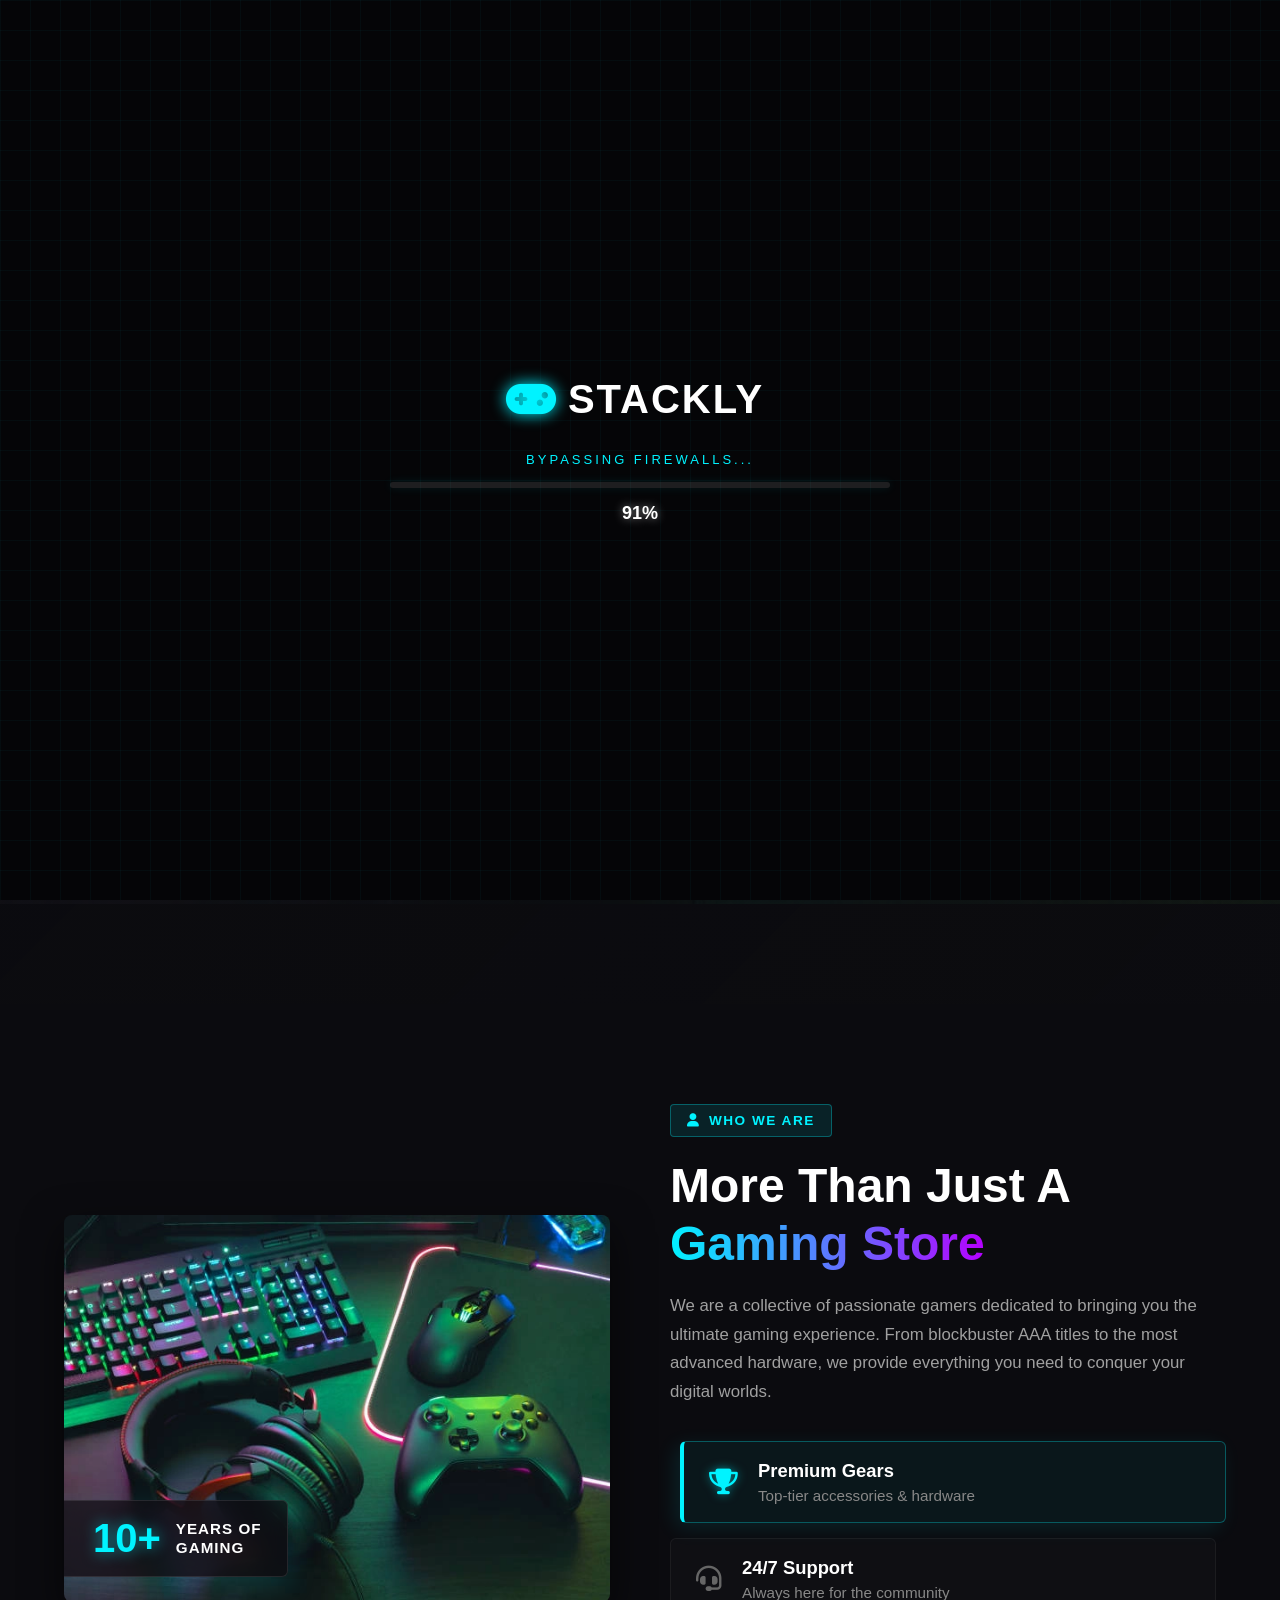
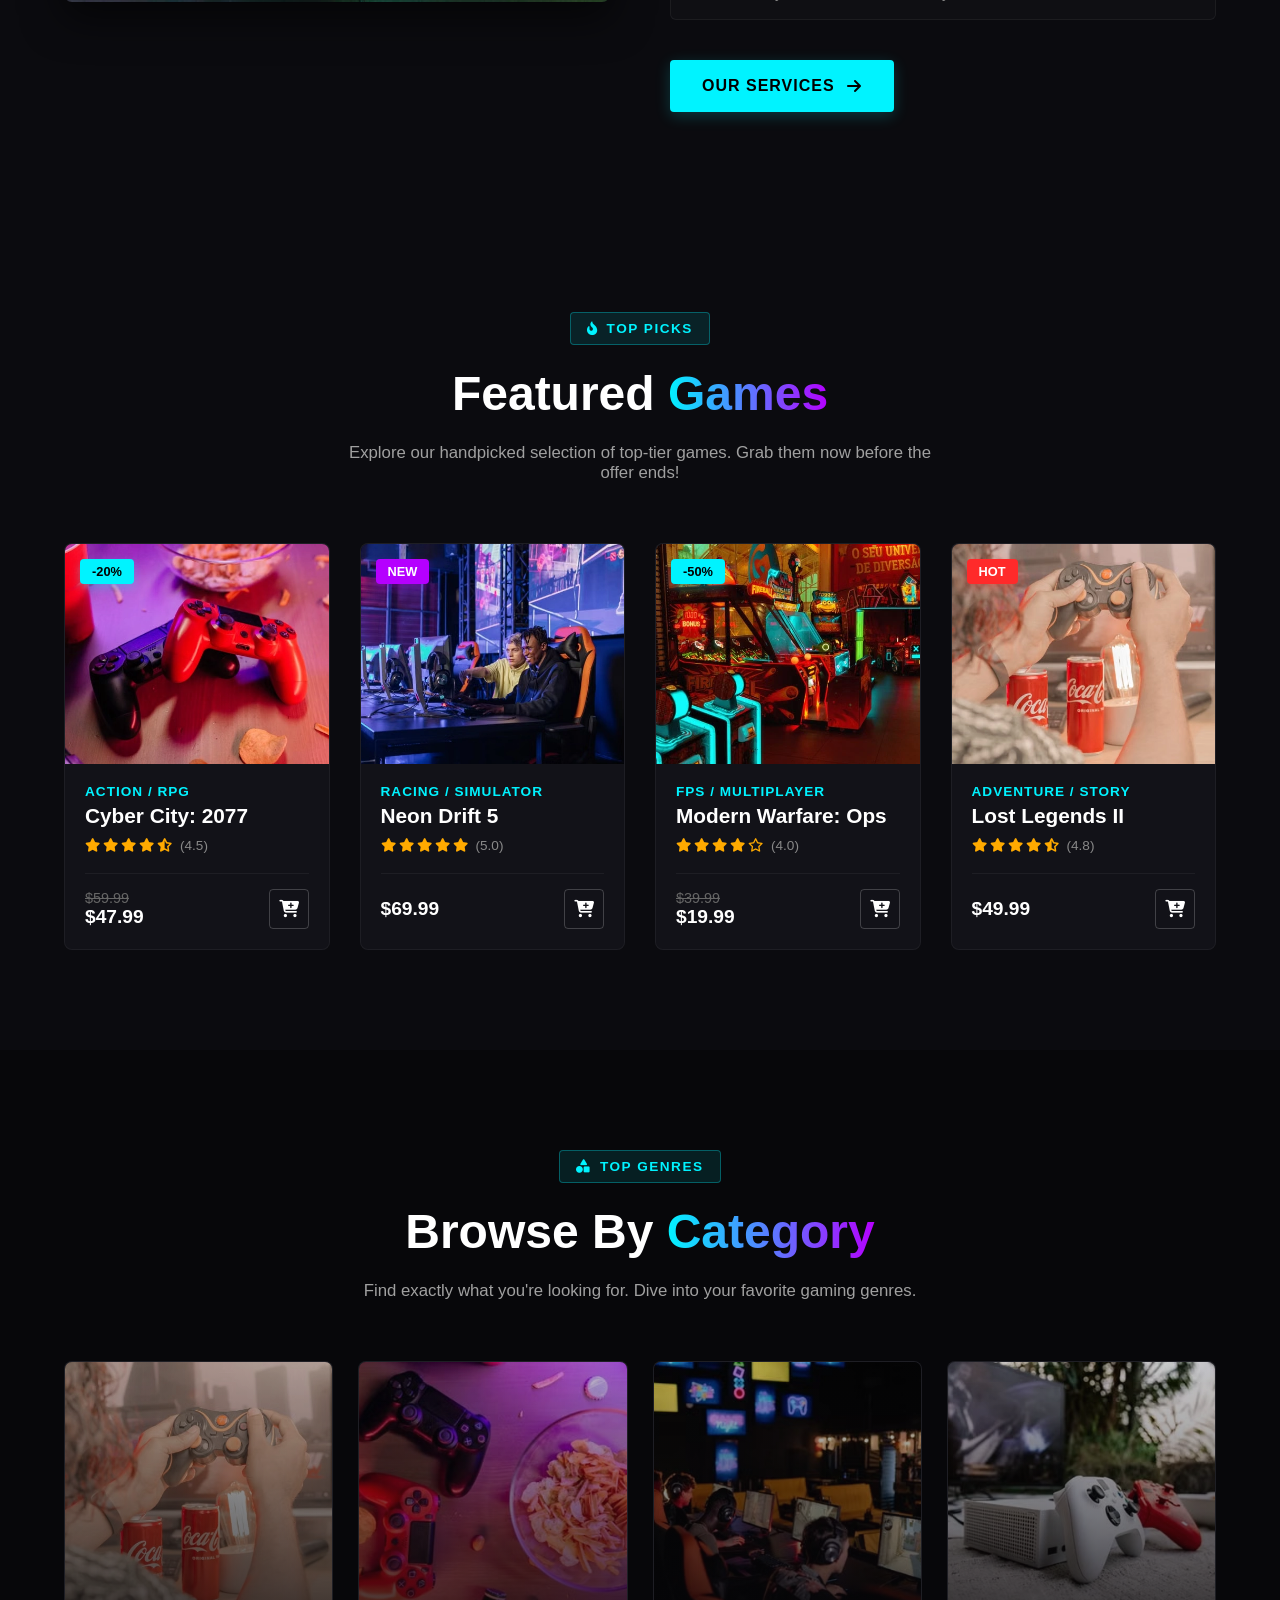
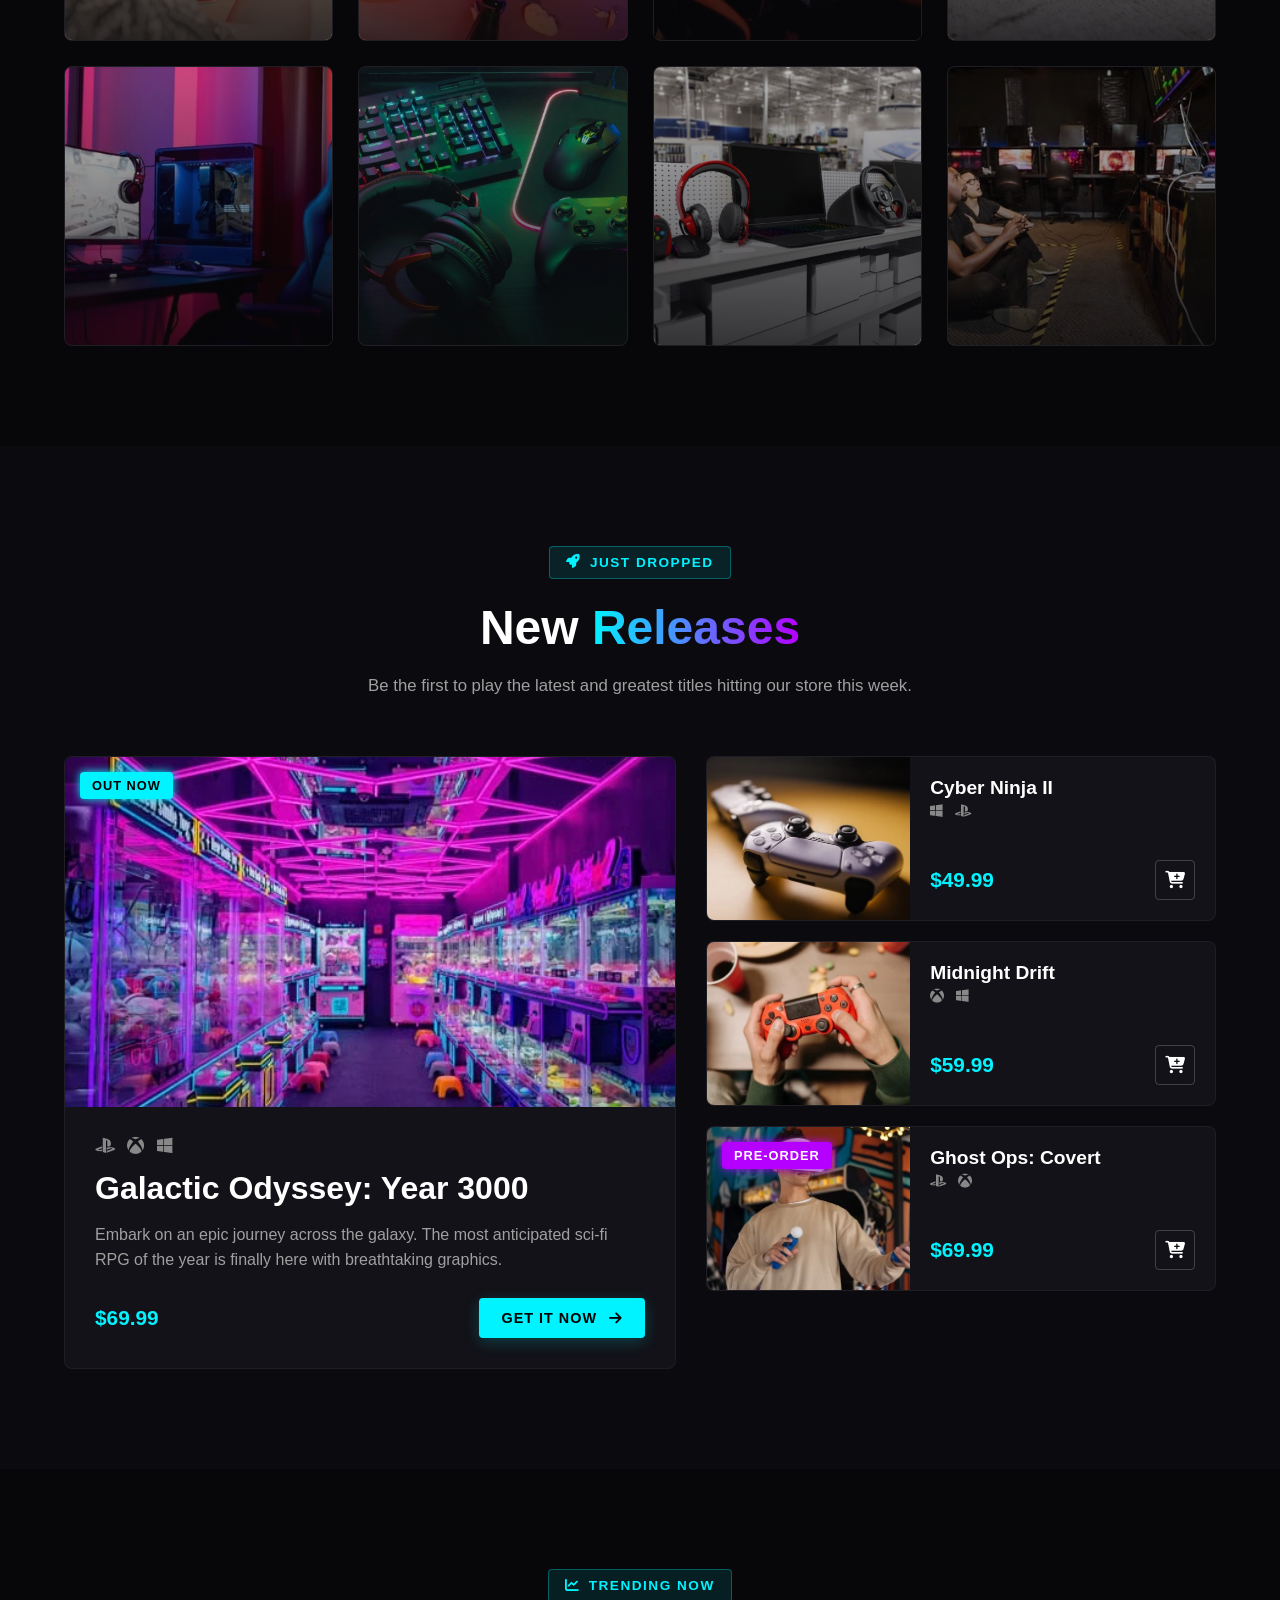
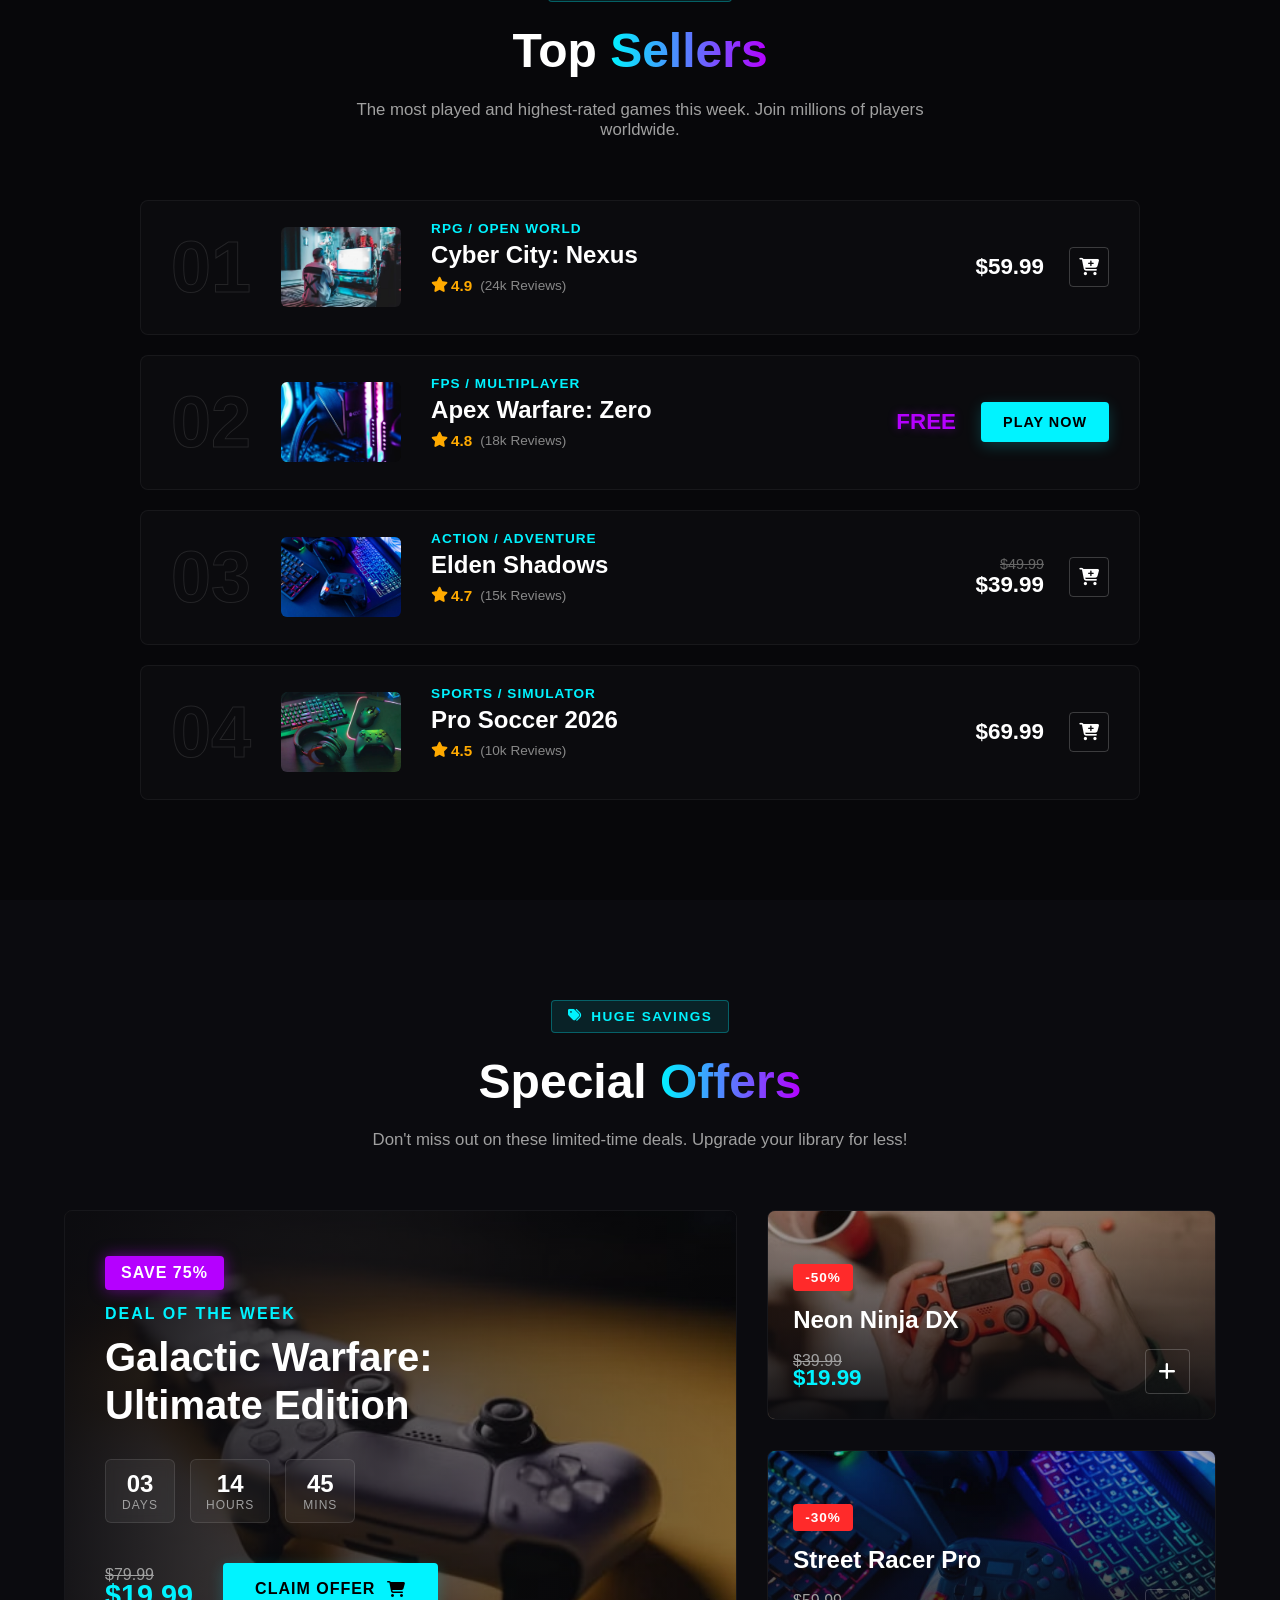
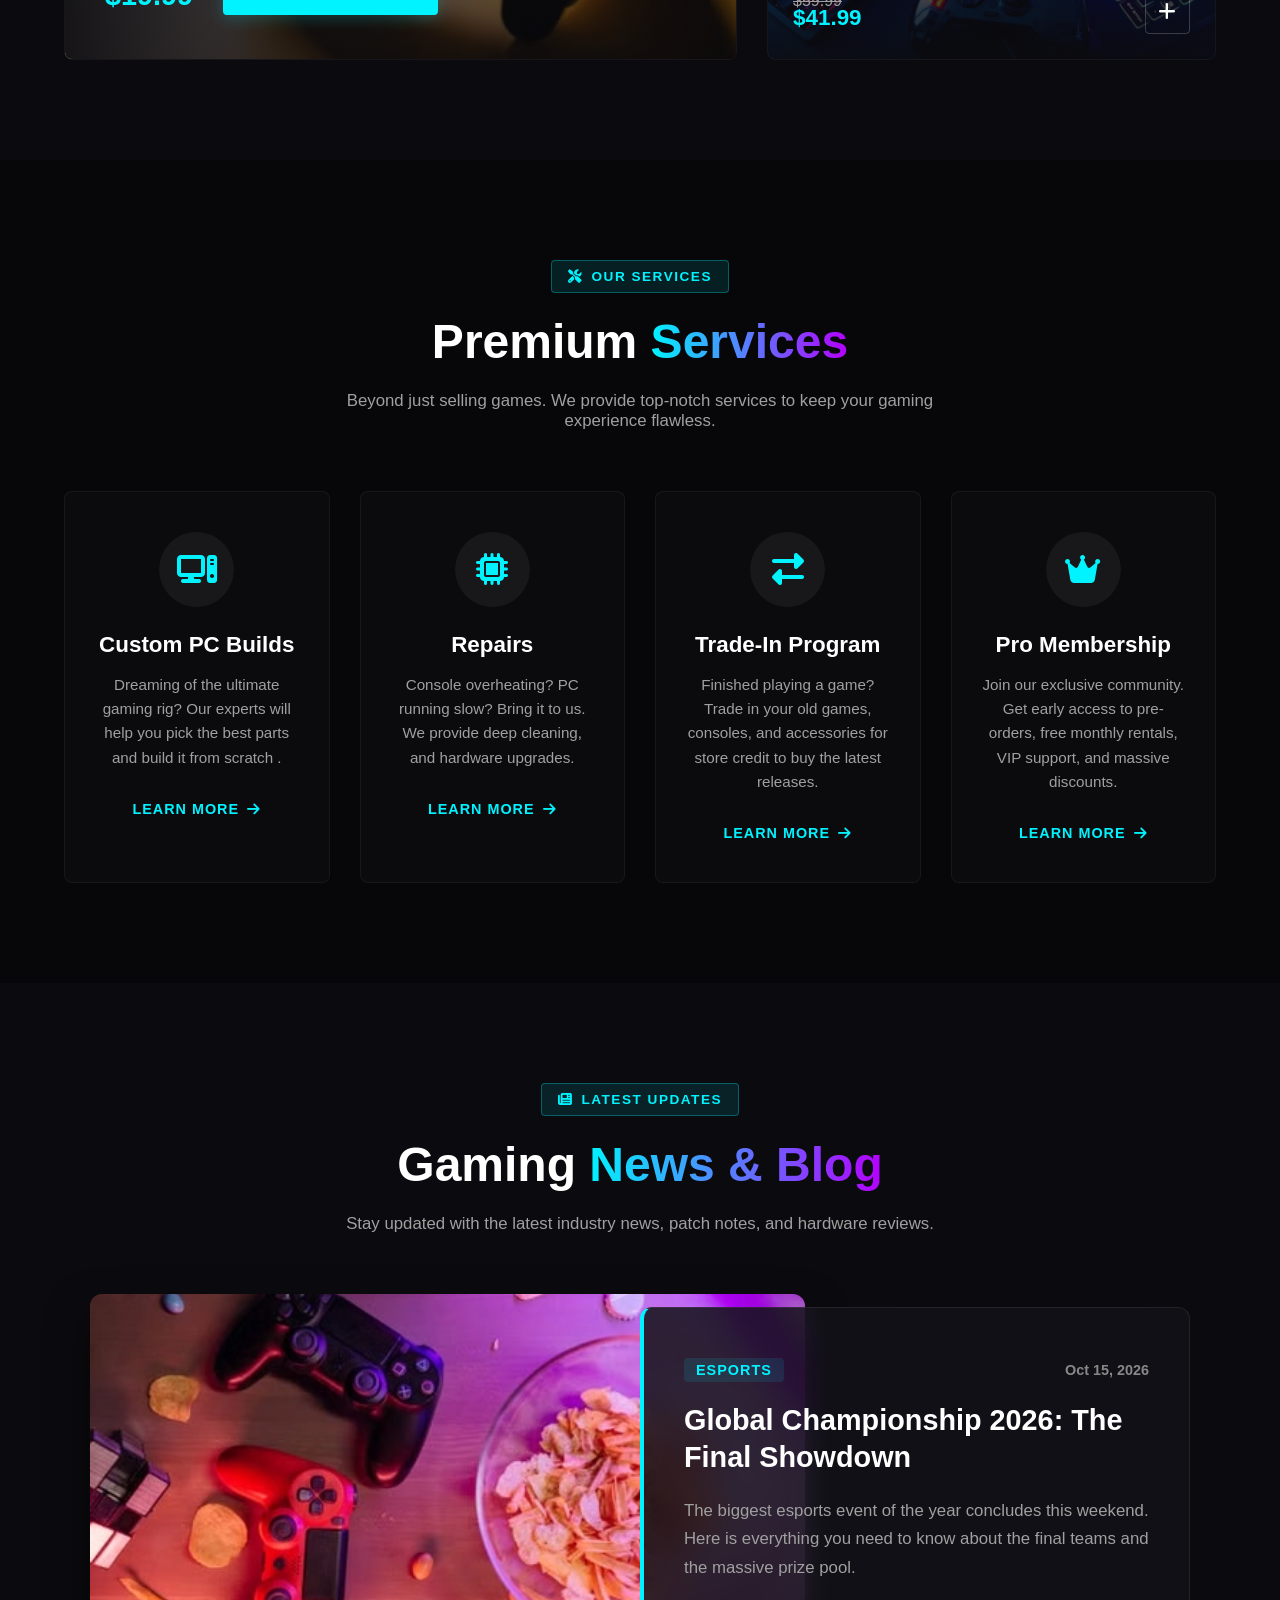
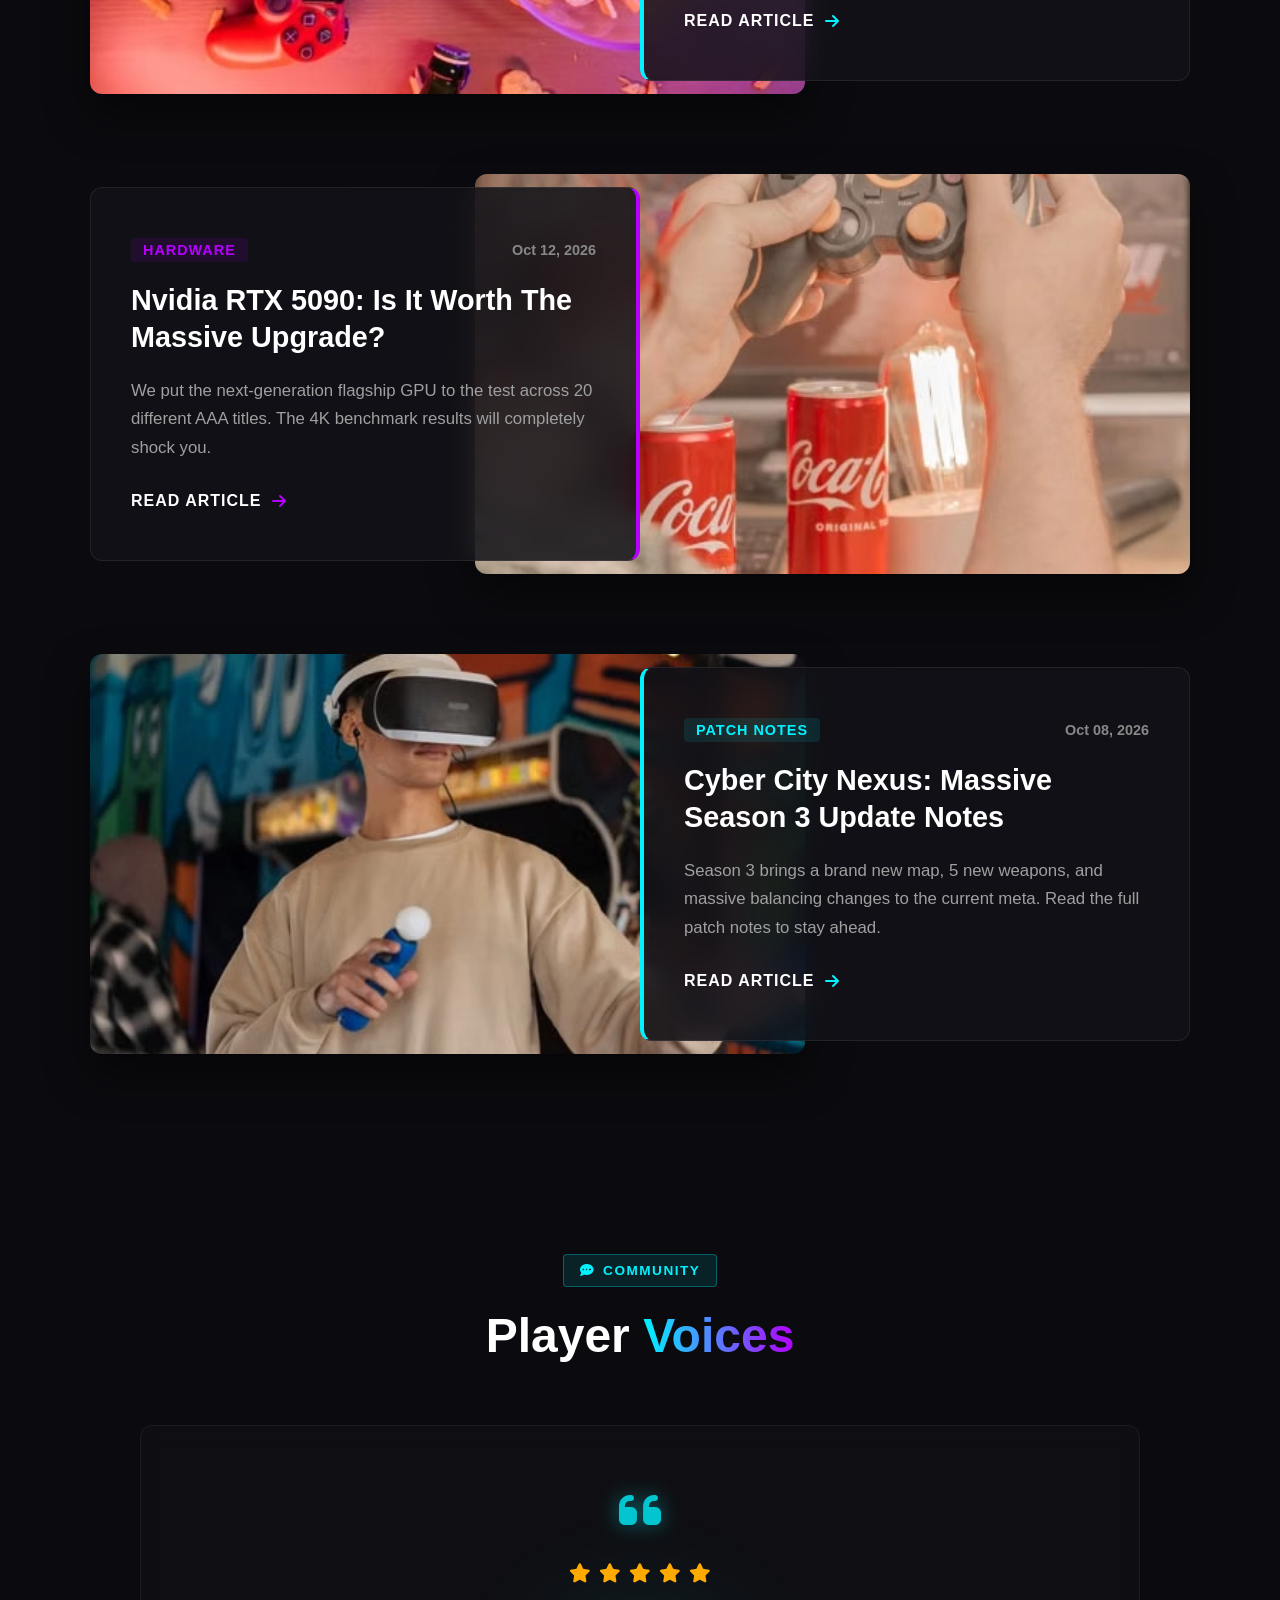
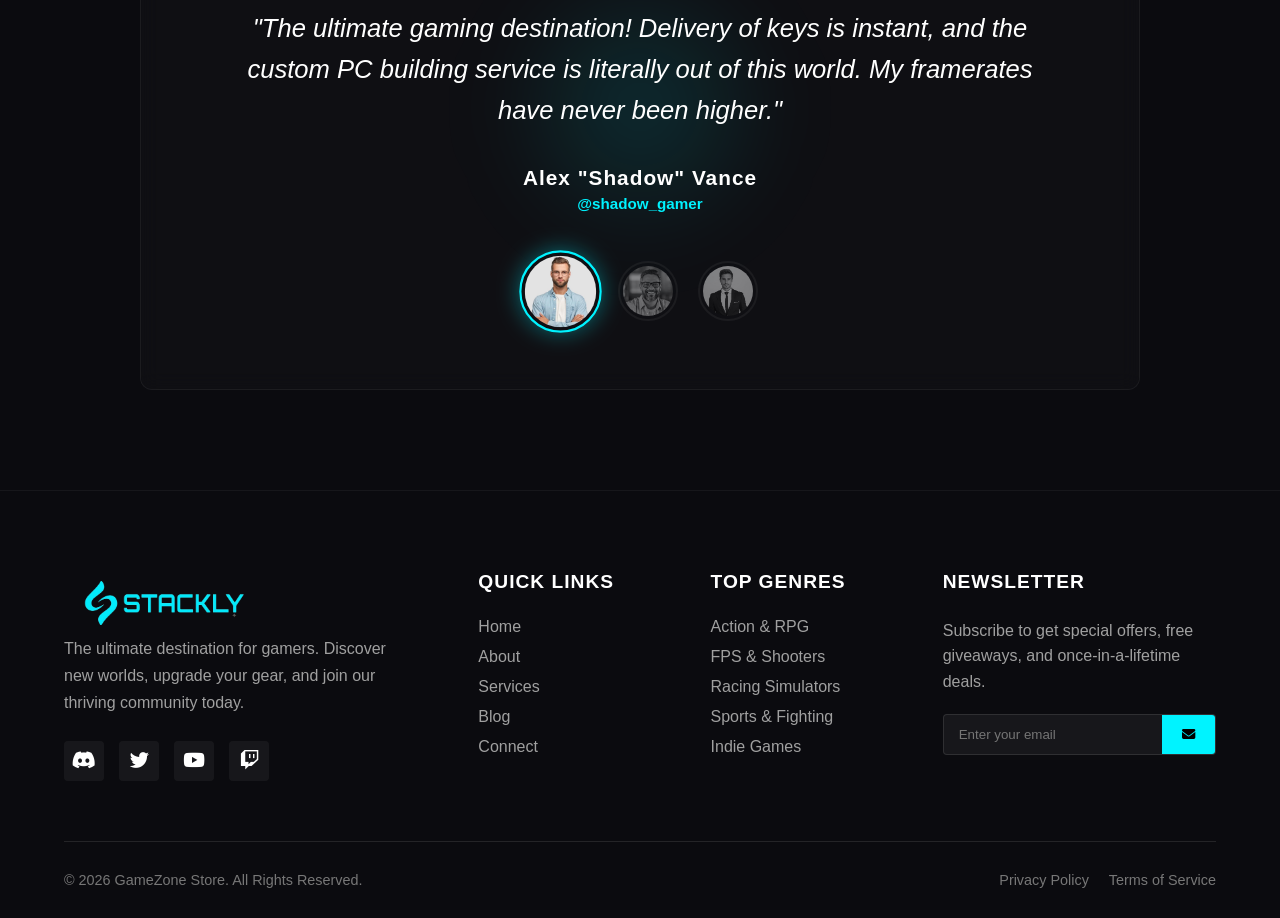
<file: index.html>
<!DOCTYPE html>
<html lang="en">

<head>
    <meta charset="UTF-8">
    <meta name="viewport" content="width=device-width, initial-scale=1.0">
    <title>Gaming Store </title>
    <link rel="stylesheet" href="https://cdnjs.cloudflare.com/ajax/libs/font-awesome/6.4.0/css/all.min.css">
    <link href="https://unpkg.com/aos@2.3.1/dist/aos.css" rel="stylesheet">
    <link rel="stylesheet" href="style.css">
    <link rel="stylesheet" href="gaming.css">
</head>

<body>

 
<div id="cyber-loader" class="cyber-loader-overlay">
    <div class="cyber-grid-bg"></div>
    <div class="loader-content">
        
       
        <div class="loader-logo">
            <i class="fa-solid fa-gamepad"></i> STACKLY<span class="neon-purple-text"></span>
        </div>
        
      
        <div class="loader-status" id="loader-status-text">INITIALIZING NEURAL LINK...</div>
        
  
        <div class="loader-bar-container">
            <div class="loader-bar-fill" id="loader-bar"></div>
        </div>
        
        
        <div class="loader-percentage" id="loader-percentage">0%</div>

    </div>
</div>


    <header id="main-header">
        <a href="index.html" class="logo-container">
            <img src="./asset/logo_aqua.webp" alt="Company Logo" class="logo-img">
        </a>

        <nav>
            <ul class="nav-links" id="nav-links">
                <li><a href="index.html" class="nav-item active">Home</a></li>
                <li><a href="about.html" class="nav-item">About</a></li>
                <li><a href="Service.html" class="nav-item">Services</a></li>
                <li><a href="blog.html" class="nav-item">Blog</a></li>
                <li><a href="contact.html" class="nav-item">Contact</a></li>
                <li><a href="login.html" class="nav-item login-btn"><i class="fa-solid fa-user"></i> Login</a></li>
            </ul>
        </nav>


        <div class="menu-toggle" id="menu-toggle">
            <i class="fa-solid fa-bars"></i>
        </div>
    </header>



    <section id="home" class="hero-section">

        <div class="hero-overlay"></div>

        <div class="hero-container">


            <div class="hero-content">
                <div class="badge fade-in-up">
                    <i class="fa-solid fa-fire"></i> Top Trending Gear
                </div>

                <h1 class="hero-title fade-in-up delay-1">
                    Step Into The <br>Next Level Of <br>
                    <span class="animated-text">Gaming Reality</span>
                </h1>

                <p class="hero-subtitle fade-in-up delay-2">
                    Immerse yourself in premium gaming worlds. Discover top-tier games, exclusive gears, and epic daily
                    deals.
                </p>

                <div class="hero-buttons fade-in-up delay-3">
                    <a href="404.html" class="btn btn-primary">
                        <i class="fa-solid fa-gamepad"></i> Explore Games
                    </a>
                    <a href="404.html" class="btn btn-outline">
                        <i class="fa-solid fa-tags"></i> View Offers
                    </a>
                </div>
            </div>


            <div class="hero-visual fade-in-left delay-2">
                <div class="img-wrapper">

                    <img src="./asset/g7.webp" alt="Premium Gaming Setup" class="premium-img">
                </div>
            </div>

        </div>
    </section>



    <section id="about" class="about-section">
        <div class="about-container">


            <div class="about-visual slide-in-left">
                <div class="about-img-wrapper">
                    <img id="about-main-image" src="./asset/g.webp" alt="Gaming Setup" class="about-img">


                    <div class="years-badge floating-anim">
                        <div class="badge-glow"></div>
                        <span class="highlight-number">10+</span>
                        <span class="badge-text">Years of <br>Gaming</span>
                    </div>
                </div>
            </div>


            <div class="about-content">
                <div class="badge fade-in-up delay-1">
                    <i class="fa-solid fa-user"></i> WHO WE ARE
                </div>

                <h2 class="section-title fade-in-up delay-2">
                    More Than Just A <br>
                    <span class="animated-gradient-text">Gaming Store</span>
                </h2>

                <p class="about-description fade-in-up delay-3">
                    We are a collective of passionate gamers dedicated to bringing you the ultimate gaming experience.
                    From blockbuster AAA titles to the most advanced hardware, we provide everything you need to conquer
                    your digital worlds.
                </p>


                <div class="about-features fade-in-up delay-4">

                    <div class="feature-box active-box" data-img="./asset/g1.webp" onclick="changeImage(this)">
                        <div class="feature-icon"><i class="fa-solid fa-trophy"></i></div>
                        <div class="feature-text">
                            <h4>Premium Gears</h4>
                            <p>Top-tier accessories & hardware</p>
                        </div>
                    </div>


                    <div class="feature-box" data-img="./asset/g2.webp" onclick="changeImage(this)">
                        <div class="feature-icon"><i class="fa-solid fa-headset"></i></div>
                        <div class="feature-text">
                            <h4>24/7 Support</h4>
                            <p>Always here for the community</p>
                        </div>
                    </div>
                </div>

                <div class="fade-in-up delay-5">
                    <a href="404.html" class="btn-primary pulse-btn">
                        OUR SERVICES <i class="fa-solid fa-arrow-right btn-icon"></i>
                    </a>
                </div>
            </div>

        </div>
    </section>



    <section id="featured" class="featured-section">
        <div class="featured-container">


            <div class="section-header fade-in-up">
                <div class="badge">
                    <i class="fa-solid fa-fire-flame-curved"></i> TOP PICKS
                </div>
                <h2 class="section-title">
                    Featured <span class="animated-gradient-text">Games</span>
                </h2>
                <p class="section-subtitle">
                    Explore our handpicked selection of top-tier games. Grab them now before the offer ends!
                </p>
            </div>


            <div class="game-grid">


                <div class="game-card fade-in-up delay-1">
                    <div class="card-img-wrapper">
                        <div class="discount-badge">-20%</div>
                        <img src="./asset/g3.webp" alt="Cyber Action Game" class="card-img">
                    </div>
                    <div class="card-content">
                        <div class="game-category">Action / RPG</div>
                        <h3 class="game-title">Cyber City: 2077</h3>
                        <div class="game-rating">
                            <i class="fa-solid fa-star"></i>
                            <i class="fa-solid fa-star"></i>
                            <i class="fa-solid fa-star"></i>
                            <i class="fa-solid fa-star"></i>
                            <i class="fa-solid fa-star-half-stroke"></i>
                            <span>(4.5)</span>
                        </div>
                        <div class="card-footer">
                            <div class="game-price">
                                <span class="old-price">$59.99</span>
                                <span class="new-price">$47.99</span>
                            </div>
                            <a href="404.html" class="cart-btn"><i class="fa-solid fa-cart-plus"></i></a>
                        </div>
                    </div>
                </div>


                <div class="game-card fade-in-up delay-2">
                    <div class="card-img-wrapper">
                        <div class="discount-badge new-badge">NEW</div>
                        <img src="./asset/g4.webp" alt="Racing Game" class="card-img">
                    </div>
                    <div class="card-content">
                        <div class="game-category">Racing / Simulator</div>
                        <h3 class="game-title">Neon Drift 5</h3>
                        <div class="game-rating">
                            <i class="fa-solid fa-star"></i>
                            <i class="fa-solid fa-star"></i>
                            <i class="fa-solid fa-star"></i>
                            <i class="fa-solid fa-star"></i>
                            <i class="fa-solid fa-star"></i>
                            <span>(5.0)</span>
                        </div>
                        <div class="card-footer">
                            <div class="game-price">
                                <span class="new-price">$69.99</span>
                            </div>
                            <a href="404.html" class="cart-btn"><i class="fa-solid fa-cart-plus"></i></a>
                        </div>
                    </div>
                </div>


                <div class="game-card fade-in-up delay-3">
                    <div class="card-img-wrapper">
                        <div class="discount-badge">-50%</div>
                        <img src="./asset/g5.webp" alt="Shooter Game" class="card-img">
                    </div>
                    <div class="card-content">
                        <div class="game-category">FPS / Multiplayer</div>
                        <h3 class="game-title">Modern Warfare: Ops</h3>
                        <div class="game-rating">
                            <i class="fa-solid fa-star"></i>
                            <i class="fa-solid fa-star"></i>
                            <i class="fa-solid fa-star"></i>
                            <i class="fa-solid fa-star"></i>
                            <i class="fa-regular fa-star"></i>
                            <span>(4.0)</span>
                        </div>
                        <div class="card-footer">
                            <div class="game-price">
                                <span class="old-price">$39.99</span>
                                <span class="new-price">$19.99</span>
                            </div>
                            <a href="404.html" class="cart-btn"><i class="fa-solid fa-cart-plus"></i></a>
                        </div>
                    </div>
                </div>


                <div class="game-card fade-in-up delay-4">
                    <div class="card-img-wrapper">
                        <div class="discount-badge hot-badge">HOT</div>
                        <img src="./asset/g6.webp" alt="Adventure Game" class="card-img">
                    </div>
                    <div class="card-content">
                        <div class="game-category">Adventure / Story</div>
                        <h3 class="game-title">Lost Legends II</h3>
                        <div class="game-rating">
                            <i class="fa-solid fa-star"></i>
                            <i class="fa-solid fa-star"></i>
                            <i class="fa-solid fa-star"></i>
                            <i class="fa-solid fa-star"></i>
                            <i class="fa-solid fa-star-half-stroke"></i>
                            <span>(4.8)</span>
                        </div>
                        <div class="card-footer">
                            <div class="game-price">
                                <span class="new-price">$49.99</span>
                            </div>
                            <a href="404.html" class="cart-btn"><i class="fa-solid fa-cart-plus"></i></a>
                        </div>
                    </div>
                </div>

            </div>
        </div>
    </section>



    <section id="categories" class="categories-section">
        <div class="categories-container">


            <div class="section-header fade-in-up">
                <div class="badge">
                    <i class="fa-solid fa-shapes"></i> TOP GENRES
                </div>
                <h2 class="section-title">
                    Browse By <span class="animated-gradient-text">Category</span>
                </h2>
                <p class="section-subtitle">
                    Find exactly what you're looking for. Dive into your favorite gaming genres.
                </p>
            </div>


            <div class="category-grid">


                <a href="404.html" class="category-card fade-in-up delay-1">
                    <div class="category-bg" style="background-image: url('./asset/g6.webp');"></div>
                    <div class="category-overlay"></div>
                    <div class="category-content">
                        <div class="category-icon"><i class="fa-solid fa-khanda"></i></div>
                        <h3 class="category-title">Action</h3>
                        <span class="game-count">120+ Games</span>
                    </div>
                </a>


                <a href="404.html" class="category-card fade-in-up delay-2">
                    <div class="category-bg" style="background-image: url('./asset/g7.webp');"></div>
                    <div class="category-overlay"></div>
                    <div class="category-content">
                        <div class="category-icon"><i class="fa-solid fa-car-side"></i></div>
                        <h3 class="category-title">Racing</h3>
                        <span class="game-count">85+ Games</span>
                    </div>
                </a>


                <a href="404.html" class="category-card fade-in-up delay-3">
                    <div class="category-bg" style="background-image: url('./asset/g8.webp');"></div>
                    <div class="category-overlay"></div>
                    <div class="category-content">
                        <div class="category-icon"><i class="fa-solid fa-crosshairs"></i></div>
                        <h3 class="category-title">Shooter</h3>
                        <span class="game-count">95+ Games</span>
                    </div>
                </a>


                <a href="404.html" class="category-card fade-in-up delay-4">
                    <div class="category-bg" style="background-image: url('./asset/g9.webp');"></div>
                    <div class="category-overlay"></div>
                    <div class="category-content">
                        <div class="category-icon"><i class="fa-solid fa-dragon"></i></div>
                        <h3 class="category-title">RPG</h3>
                        <span class="game-count">150+ Games</span>
                    </div>
                </a>


                <a href="404.html" class="category-card fade-in-up delay-1">
                    <div class="category-bg" style="background-image: url('./asset/g10.webp');"></div>
                    <div class="category-overlay"></div>
                    <div class="category-content">
                        <div class="category-icon"><i class="fa-solid fa-futbol"></i></div>
                        <h3 class="category-title">Sports</h3>
                        <span class="game-count">60+ Games</span>
                    </div>
                </a>


                <a href="404.html" class="category-card fade-in-up delay-2">
                    <div class="category-bg" style="background-image: url('./asset/g.webp');"></div>
                    <div class="category-overlay"></div>
                    <div class="category-content">
                        <div class="category-icon"><i class="fa-solid fa-chess-knight"></i></div>
                        <h3 class="category-title">Strategy</h3>
                        <span class="game-count">110+ Games</span>
                    </div>
                </a>


                <a href="404.html" class="category-card fade-in-up delay-3">
                    <div class="category-bg" style="background-image: url('./asset/g1.webp');"></div>
                    <div class="category-overlay"></div>
                    <div class="category-content">
                        <div class="category-icon"><i class="fa-solid fa-ghost"></i></div>
                        <h3 class="category-title">Horror</h3>
                        <span class="game-count">45+ Games</span>
                    </div>
                </a>


                <a href="404.html" class="category-card fade-in-up delay-4">
                    <div class="category-bg" style="background-image: url('./asset/g2.webp');"></div>
                    <div class="category-overlay"></div>
                    <div class="category-content">
                        <div class="category-icon"><i class="fa-solid fa-hand-fist"></i></div>
                        <h3 class="category-title">Fighting</h3>
                        <span class="game-count">70+ Games</span>
                    </div>
                </a>

            </div>
        </div>
    </section>



    <section id="new-releases" class="new-releases-section">
        <div class="releases-container">


            <div class="section-header fade-in-up">
                <div class="badge">
                    <i class="fa-solid fa-rocket"></i> JUST DROPPED
                </div>
                <h2 class="section-title">
                    New <span class="animated-gradient-text">Releases</span>
                </h2>
                <p class="section-subtitle">
                    Be the first to play the latest and greatest titles hitting our store this week.
                </p>
            </div>


            <div class="releases-grid">


                <div class="release-card large-card fade-in-up delay-1">
                    <div class="release-img-wrapper">
                        <div class="release-badge pulse-badge">OUT NOW</div>
                        <img src="./asset/g11.webp" alt="Space Odyssey" class="release-img">
                    </div>
                    <div class="release-content">
                        <div class="platform-icons">
                            <i class="fa-brands fa-playstation"></i>
                            <i class="fa-brands fa-xbox"></i>
                            <i class="fa-brands fa-windows"></i>
                        </div>
                        <h3 class="release-title">Galactic Odyssey: Year 3000</h3>
                        <p class="release-desc">Embark on an epic journey across the galaxy. The most anticipated sci-fi
                            RPG of the year is finally here with breathtaking graphics.</p>
                        <div class="release-footer">
                            <span class="release-price">$69.99</span>
                            <a href="404.html" class="btn-primary btn-small">
                                Get It Now <i class="fa-solid fa-arrow-right btn-icon"></i>
                            </a>
                        </div>
                    </div>
                </div>


                <div class="small-cards-column">


                    <div class="release-card small-card fade-in-up delay-2">
                        <div class="release-img-wrapper">
                            <img src="./asset/g12.webp" alt="Cyber Ninja" class="release-img">
                        </div>
                        <div class="release-content">
                            <h4 class="release-title">Cyber Ninja II</h4>
                            <div class="platform-icons small-icons">
                                <i class="fa-brands fa-windows"></i>
                                <i class="fa-brands fa-playstation"></i>
                            </div>
                            <div class="release-footer">
                                <span class="release-price">$49.99</span>
                                <a href="404.html" class="cart-btn"><i class="fa-solid fa-cart-plus"></i></a>
                            </div>
                        </div>
                    </div>


                    <div class="release-card small-card fade-in-up delay-3">
                        <div class="release-img-wrapper">
                            <img src="./asset/g13.webp" alt="Street Racer" class="release-img">
                        </div>
                        <div class="release-content">
                            <h4 class="release-title">Midnight Drift</h4>
                            <div class="platform-icons small-icons">
                                <i class="fa-brands fa-xbox"></i>
                                <i class="fa-brands fa-windows"></i>
                            </div>
                            <div class="release-footer">
                                <span class="release-price">$59.99</span>
                                <a href="404.html" class="cart-btn"><i class="fa-solid fa-cart-plus"></i></a>
                            </div>
                        </div>
                    </div>


                    <div class="release-card small-card fade-in-up delay-4">
                        <div class="release-img-wrapper">
                            <div class="release-badge pre-order-badge">PRE-ORDER</div>
                            <img src="./asset/g14.webp" alt="Warzone" class="release-img">
                        </div>
                        <div class="release-content">
                            <h4 class="release-title">Ghost Ops: Covert</h4>
                            <div class="platform-icons small-icons">
                                <i class="fa-brands fa-playstation"></i>
                                <i class="fa-brands fa-xbox"></i>
                            </div>
                            <div class="release-footer">
                                <span class="release-price">$69.99</span>
                                <a href="404.html" class="cart-btn"><i class="fa-solid fa-cart-plus"></i></a>
                            </div>
                        </div>
                    </div>

                </div>
            </div>
        </div>
    </section>




    <section id="trending" class="trending-section">
        <div class="trending-container">


            <div class="section-header fade-in-up">
                <div class="badge">
                    <i class="fa-solid fa-chart-line"></i> TRENDING NOW
                </div>
                <h2 class="section-title">
                    Top <span class="animated-gradient-text">Sellers</span>
                </h2>
                <p class="section-subtitle">
                    The most played and highest-rated games this week. Join millions of players worldwide.
                </p>
            </div>


            <div class="trending-list">


                <div class="trending-item fade-in-up delay-1">
                    <div class="rank-number">01</div>
                    <div class="trending-img-wrapper">
                        <img src="./asset/g16.webp" alt="Cyberpunk" class="trending-img">
                    </div>
                    <div class="trending-info">
                        <div class="game-category">RPG / Open World</div>
                        <h3 class="game-title">Cyber City: Nexus</h3>
                        <div class="game-rating">
                            <i class="fa-solid fa-star"></i> 4.9 <span class="review-count">(24k Reviews)</span>
                        </div>
                    </div>
                    <div class="trending-action">
                        <div class="trending-price">$59.99</div>
                        <a href="404.html" class="cart-btn"><i class="fa-solid fa-cart-plus"></i></a>
                    </div>
                </div>


                <div class="trending-item fade-in-up delay-2">
                    <div class="rank-number">02</div>
                    <div class="trending-img-wrapper">
                        <img src="./asset/g17.webp" alt="FPS Game" class="trending-img">
                    </div>
                    <div class="trending-info">
                        <div class="game-category">FPS / Multiplayer</div>
                        <h3 class="game-title">Apex Warfare: Zero</h3>
                        <div class="game-rating">
                            <i class="fa-solid fa-star"></i> 4.8 <span class="review-count">(18k Reviews)</span>
                        </div>
                    </div>
                    <div class="trending-action">
                        <div class="trending-price free-price">FREE</div>
                        <a href="404.html" class="btn-primary btn-play">Play Now</a>
                    </div>
                </div>


                <div class="trending-item fade-in-up delay-3">
                    <div class="rank-number">03</div>
                    <div class="trending-img-wrapper">
                        <img src="./asset/g18.webp" alt="Action Game" class="trending-img">
                    </div>
                    <div class="trending-info">
                        <div class="game-category">Action / Adventure</div>
                        <h3 class="game-title">Elden Shadows</h3>
                        <div class="game-rating">
                            <i class="fa-solid fa-star"></i> 4.7 <span class="review-count">(15k Reviews)</span>
                        </div>
                    </div>
                    <div class="trending-action">
                        <div class="trending-price">
                            <span class="old-price">$49.99</span>
                            $39.99
                        </div>
                        <a href="404.html" class="cart-btn"><i class="fa-solid fa-cart-plus"></i></a>
                    </div>
                </div>


                <div class="trending-item fade-in-up delay-4">
                    <div class="rank-number">04</div>
                    <div class="trending-img-wrapper">
                        <img src="./asset/g.webp" alt="Sports Game" class="trending-img">
                    </div>
                    <div class="trending-info">
                        <div class="game-category">Sports / Simulator</div>
                        <h3 class="game-title">Pro Soccer 2026</h3>
                        <div class="game-rating">
                            <i class="fa-solid fa-star"></i> 4.5 <span class="review-count">(10k Reviews)</span>
                        </div>
                    </div>
                    <div class="trending-action">
                        <div class="trending-price">$69.99</div>
                        <a href="404.html" class="cart-btn"><i class="fa-solid fa-cart-plus"></i></a>
                    </div>
                </div>

            </div>
        </div>
    </section>



    <section id="offers" class="offers-section">
        <div class="offers-container">


            <div class="section-header fade-in-up">
                <div class="badge">
                    <i class="fa-solid fa-tags"></i> HUGE SAVINGS
                </div>
                <h2 class="section-title">
                    Special <span class="animated-gradient-text">Offers</span>
                </h2>
                <p class="section-subtitle">
                    Don't miss out on these limited-time deals. Upgrade your library for less!
                </p>
            </div>


            <div class="offers-grid">


                <div class="offer-card large-offer fade-in-up delay-1">
                    <div class="offer-bg" style="background-image: url('./asset/g12.webp');"></div>
                    <div class="offer-overlay"></div>

                    <div class="offer-content">
                        <div class="discount-tag highlight-tag">SAVE 75%</div>
                        <h4 class="offer-subtitle">DEAL OF THE WEEK</h4>
                        <h2 class="offer-title">Galactic Warfare: Ultimate Edition</h2>


                        <div class="countdown-timer">
                            <div class="time-box">
                                <span class="time-num">03</span>
                                <span class="time-label">Days</span>
                            </div>
                            <div class="time-box">
                                <span class="time-num">14</span>
                                <span class="time-label">Hours</span>
                            </div>
                            <div class="time-box">
                                <span class="time-num">45</span>
                                <span class="time-label">Mins</span>
                            </div>
                        </div>

                        <div class="offer-action">
                            <div class="offer-price">
                                <span class="old-price">$79.99</span>
                                <span class="new-price">$19.99</span>
                            </div>
                            <a href="404.html" class="btn-primary">Claim Offer <i
                                    class="fa-solid fa-cart-shopping btn-icon"></i></a>
                        </div>
                    </div>
                </div>


                <div class="small-offers-column">


                    <div class="offer-card small-offer fade-in-up delay-2">
                        <div class="offer-bg" style="background-image: url('./asset/g13.webp');"></div>
                        <div class="offer-overlay"></div>
                        <div class="offer-content">
                            <div class="discount-tag">-50%</div>
                            <h3 class="offer-title">Neon Ninja DX</h3>
                            <div class="offer-action">
                                <div class="offer-price">
                                    <span class="old-price">$39.99</span>
                                    <span class="new-price">$19.99</span>
                                </div>
                                <a href="404.html" class="cart-btn-outline"><i class="fa-solid fa-plus"></i></a>
                            </div>
                        </div>
                    </div>


                    <div class="offer-card small-offer fade-in-up delay-3">
                        <div class="offer-bg" style="background-image: url('./asset/g18.webp');"></div>
                        <div class="offer-overlay"></div>
                        <div class="offer-content">
                            <div class="discount-tag">-30%</div>
                            <h3 class="offer-title">Street Racer Pro</h3>
                            <div class="offer-action">
                                <div class="offer-price">
                                    <span class="old-price">$59.99</span>
                                    <span class="new-price">$41.99</span>
                                </div>
                                <a href="404.html" class="cart-btn-outline"><i class="fa-solid fa-plus"></i></a>
                            </div>
                        </div>
                    </div>

                </div>

            </div>
        </div>
    </section>




    <section id="services" class="services-section">
        <div class="services-container">


            <div class="section-header fade-in-up">
                <div class="badge">
                    <i class="fa-solid fa-screwdriver-wrench"></i> OUR SERVICES
                </div>
                <h2 class="section-title">
                    Premium <span class="animated-gradient-text">Services</span>
                </h2>
                <p class="section-subtitle">
                    Beyond just selling games. We provide top-notch services to keep your gaming experience flawless.
                </p>
            </div>


            <div class="services-grid">


                <div class="service-card fade-in-up delay-1">
                    <div class="service-icon"><i class="fa-solid fa-computer"></i></div>
                    <h3 class="service-title">Custom PC Builds</h3>
                    <p class="service-desc">Dreaming of the ultimate gaming rig? Our experts will help you pick the best
                        parts and build it from scratch .</p>
                    <a href="404.html" class="service-link">Learn More <i class="fa-solid fa-arrow-right"></i></a>
                </div>


                <div class="service-card fade-in-up delay-2">
                    <div class="service-icon"><i class="fa-solid fa-microchip"></i></div>
                    <h3 class="service-title">Repairs </h3>
                    <p class="service-desc">Console overheating? PC running slow? Bring it to us. We provide deep
                        cleaning, and hardware upgrades.</p>
                    <a href="404.html" class="service-link">Learn More <i class="fa-solid fa-arrow-right"></i></a>
                </div>


                <div class="service-card fade-in-up delay-3">
                    <div class="service-icon"><i class="fa-solid fa-right-left"></i></div>
                    <h3 class="service-title">Trade-In Program</h3>
                    <p class="service-desc">Finished playing a game? Trade in your old games, consoles, and accessories
                        for store credit to buy the latest releases.</p>
                    <a href="404.html" class="service-link">Learn More <i class="fa-solid fa-arrow-right"></i></a>
                </div>


                <div class="service-card fade-in-up delay-4">
                    <div class="service-icon"><i class="fa-solid fa-crown"></i></div>
                    <h3 class="service-title">Pro Membership</h3>
                    <p class="service-desc">Join our exclusive community. Get early access to pre-orders, free monthly
                        rentals, VIP support, and massive discounts.</p>
                    <a href="404.html" class="service-link">Learn More <i class="fa-solid fa-arrow-right"></i></a>
                </div>

            </div>
        </div>
    </section>






    <section id="blog" class="blog-section-ultimate">
        <div class="blog-container">


            <div class="section-header fade-in-up">
                <div class="badge">
                    <i class="fa-solid fa-newspaper"></i> LATEST UPDATES
                </div>
                <h2 class="section-title">
                    Gaming <span class="animated-gradient-text">News & Blog</span>
                </h2>
                <p class="section-subtitle">
                    Stay updated with the latest industry news, patch notes, and hardware reviews.
                </p>
            </div>


            <div class="blog-zigzag-wrapper">


                <article class="blog-item fade-in-up delay-1">
                    <div class="blog-image">
                        <img src="./asset/g7.webp" alt="Esports">
                    </div>
                    <div class="blog-content content-right">
                        <div class="blog-meta">
                            <span class="category">Esports</span>
                            <span class="date">Oct 15, 2026</span>
                        </div>
                        <h3 class="blog-title">Global Championship 2026: The Final Showdown</h3>
                        <p class="blog-excerpt">The biggest esports event of the year concludes this weekend. Here is
                            everything you need to know about the final teams and the massive prize pool.</p>
                        <a href="404.html" class="btn-read-more">Read Article <i
                                class="fa-solid fa-arrow-right"></i></a>
                    </div>
                </article>


                <article class="blog-item fade-in-up delay-2">
                    <div class="blog-image image-right">
                        <img src="./asset/g6.webp" alt="Hardware">
                    </div>
                    <div class="blog-content content-left">
                        <div class="blog-meta">
                            <span class="category category-purple">Hardware</span>
                            <span class="date">Oct 12, 2026</span>
                        </div>
                        <h3 class="blog-title">Nvidia RTX 5090: Is It Worth The Massive Upgrade?</h3>
                        <p class="blog-excerpt">We put the next-generation flagship GPU to the test across 20 different
                            AAA titles. The 4K benchmark results will completely shock you.</p>
                        <a href="404.html" class="btn-read-more">Read Article <i
                                class="fa-solid fa-arrow-right"></i></a>
                    </div>
                </article>


                <article class="blog-item fade-in-up delay-3">
                    <div class="blog-image">
                        <img src="./asset/g14.webp" alt="Update">
                    </div>
                    <div class="blog-content content-right">
                        <div class="blog-meta">
                            <span class="category">Patch Notes</span>
                            <span class="date">Oct 08, 2026</span>
                        </div>
                        <h3 class="blog-title">Cyber City Nexus: Massive Season 3 Update Notes</h3>
                        <p class="blog-excerpt">Season 3 brings a brand new map, 5 new weapons, and massive balancing
                            changes to the current meta. Read the full patch notes to stay ahead.</p>
                        <a href="404.html" class="btn-read-more">Read Article <i
                                class="fa-solid fa-arrow-right"></i></a>
                    </div>
                </article>

            </div>
        </div>
    </section>




    <section id="reviews" class="reviews-section-v2">
        <div class="reviews-container-v2">


            <div class="section-header fade-in-up">
                <div class="badge">
                    <i class="fa-solid fa-comment-dots"></i> COMMUNITY
                </div>
                <h2 class="section-title">
                    Player <span class="animated-gradient-text">Voices</span>
                </h2>
            </div>


            <div class="testimonial-showcase fade-in-up delay-2">


                <div class="glow-orb"></div>

                <i class="fa-solid fa-quote-left giant-quote"></i>


                <div class="review-track">


                    <div class="review-content active-review" id="review-0">
                        <div class="review-stars">
                            <i class="fa-solid fa-star"></i><i class="fa-solid fa-star"></i><i
                                class="fa-solid fa-star"></i><i class="fa-solid fa-star"></i><i
                                class="fa-solid fa-star"></i>
                        </div>
                        <p class="review-text">"The ultimate gaming destination! Delivery of keys is instant, and the
                            custom PC building service is literally out of this world. My framerates have never been
                            higher."</p>
                        <div class="review-author">
                            <h4 class="author-name">Alex "Shadow" Vance</h4>
                            <span class="author-tag">@shadow_gamer</span>
                        </div>
                    </div>


                    <div class="review-content" id="review-1">
                        <div class="review-stars">
                            <i class="fa-solid fa-star"></i><i class="fa-solid fa-star"></i><i
                                class="fa-solid fa-star"></i><i class="fa-solid fa-star"></i><i
                                class="fa-solid fa-star-half-stroke"></i>
                        </div>
                        <p class="review-text">"I traded in my old console and games here. They gave me the best value
                            compared to any other store. Used the store credit to grab the latest RPG. Fantastic
                            experience!"</p>
                        <div class="review-author">
                            <h4 class="author-name">David "Sniper" Lee</h4>
                            <span class="author-tag">@david_aimbot</span>
                        </div>
                    </div>


                    <div class="review-content" id="review-2">
                        <div class="review-stars">
                            <i class="fa-solid fa-star"></i><i class="fa-solid fa-star"></i><i
                                class="fa-solid fa-star"></i><i class="fa-solid fa-star"></i><i
                                class="fa-solid fa-star"></i>
                        </div>
                        <p class="review-text">"Their Pro Membership is a game-changer. Early access to pre-orders and
                            massive discounts saved me hundreds of dollars this year alone. Highly recommended!"</p>
                        <div class="review-author">
                            <h4 class="author-name">Marcus "Ghost" Cole</h4>
                            <span class="author-tag">@ghost_recon24</span>
                        </div>
                    </div>

                </div>


                <div class="review-avatars">
                    <div class="avatar-btn active-avatar" onclick="changeReview(0)">
                        <img src="./asset/man3.webp" alt="Alex">
                    </div>
                    <div class="avatar-btn" onclick="changeReview(1)">
                        <img src="./asset/man2.webp" alt="David">
                    </div>
                    <div class="avatar-btn" onclick="changeReview(2)">
                        <img src="./asset/man1.webp" alt="Marcus">
                    </div>
                </div>

            </div>
        </div>
    </section>






    <footer class="main-footer">
        <div class="footer-container">


            <div class="footer-top">

                <div class="footer-col brand-col">
                    <a href="index.html" class="logo-container">
                        <img src="./asset/logo_aqua.webp" alt="Company Logo" class="logo-img">
                    </a>
                    <p>The ultimate destination for gamers. Discover new worlds, upgrade your gear, and join our
                        thriving community today.</p>
                    <div class="social-links">
                        <a href="404.html" class="social-icon"><i class="fa-brands fa-discord"></i></a>
                        <a href="404.html" class="social-icon"><i class="fa-brands fa-twitter"></i></a>
                        <a href="404.html" class="social-icon"><i class="fa-brands fa-youtube"></i></a>
                        <a href="404.html" class="social-icon"><i class="fa-brands fa-twitch"></i></a>
                    </div>
                </div>


                <div class="footer-col">
                    <h4>Quick Links</h4>
                    <ul>
                        <li><a href="index.html">Home</a></li>
                        <li><a href="about.html">About</a></li>
                        <li><a href="Service.html">Services</a></li>
                        <li><a href="blog.html">Blog</a></li>
                        <li><a href="contact.html">Connect</a></li>
                    </ul>
                </div>


                <div class="footer-col">
                    <h4>Top Genres</h4>
                    <ul>
                        <li><a href="404.html">Action & RPG</a></li>
                        <li><a href="404.html">FPS & Shooters</a></li>
                        <li><a href="404.html">Racing Simulators</a></li>
                        <li><a href="404.html">Sports & Fighting</a></li>
                        <li><a href="404.html">Indie Games</a></li>
                    </ul>
                </div>


                <div class="footer-col newsletter-col">
                    <h4>Newsletter</h4>
                    <p>Subscribe to get special offers, free giveaways, and once-in-a-lifetime deals.</p>
                    <form class="newsletter-form" id="newsletterForm" novalidate>
                        <input type="email" id="newsletterEmail" placeholder="Enter your email">
                        <button type="submit"><i class="fa-solid fa-envelope"></i></button>
                    </form>

                    <div id="newsletterMsg" class="form-msg"></div>
                </div>
            </div>


            <div class="footer-bottom">
                <p>&copy; 2026 GameZone Store. All Rights Reserved.</p>
                <div class="footer-legal">
                    <a href="404.html">Privacy Policy</a>
                    <a href="404.html">Terms of Service</a>
                </div>
            </div>

        </div>
    </footer>


    <script src="https://unpkg.com/aos@2.3.1/dist/aos.js"></script>
    <script src="main.js"></script>

    <script>

        document.addEventListener('DOMContentLoaded', function () {
            AOS.init({
                once: true,
                offset: 100
            });
        });
    </script>


    <script>

        function changeImage(element) {
            let boxes = document.querySelectorAll('.feature-box');
            boxes.forEach(box => {
                box.classList.remove('active-box');
            });

            element.classList.add('active-box');

            let newImg = element.getAttribute('data-img');
            let mainImage = document.getElementById('about-main-image');

            mainImage.classList.remove('img-fade');


            setTimeout(() => {
                mainImage.src = newImg;
                mainImage.classList.add('img-fade');
            }, 20);
        }



        function changeReview(index) {

            const reviews = document.querySelectorAll('.review-content');
            const avatars = document.querySelectorAll('.avatar-btn');


            reviews.forEach(review => review.classList.remove('active-review'));
            avatars.forEach(avatar => avatar.classList.remove('active-avatar'));

            document.getElementById(`review-${index}`).classList.add('active-review');
            avatars[index].classList.add('active-avatar');
        }
    </script>



</body>

</html>
</file>
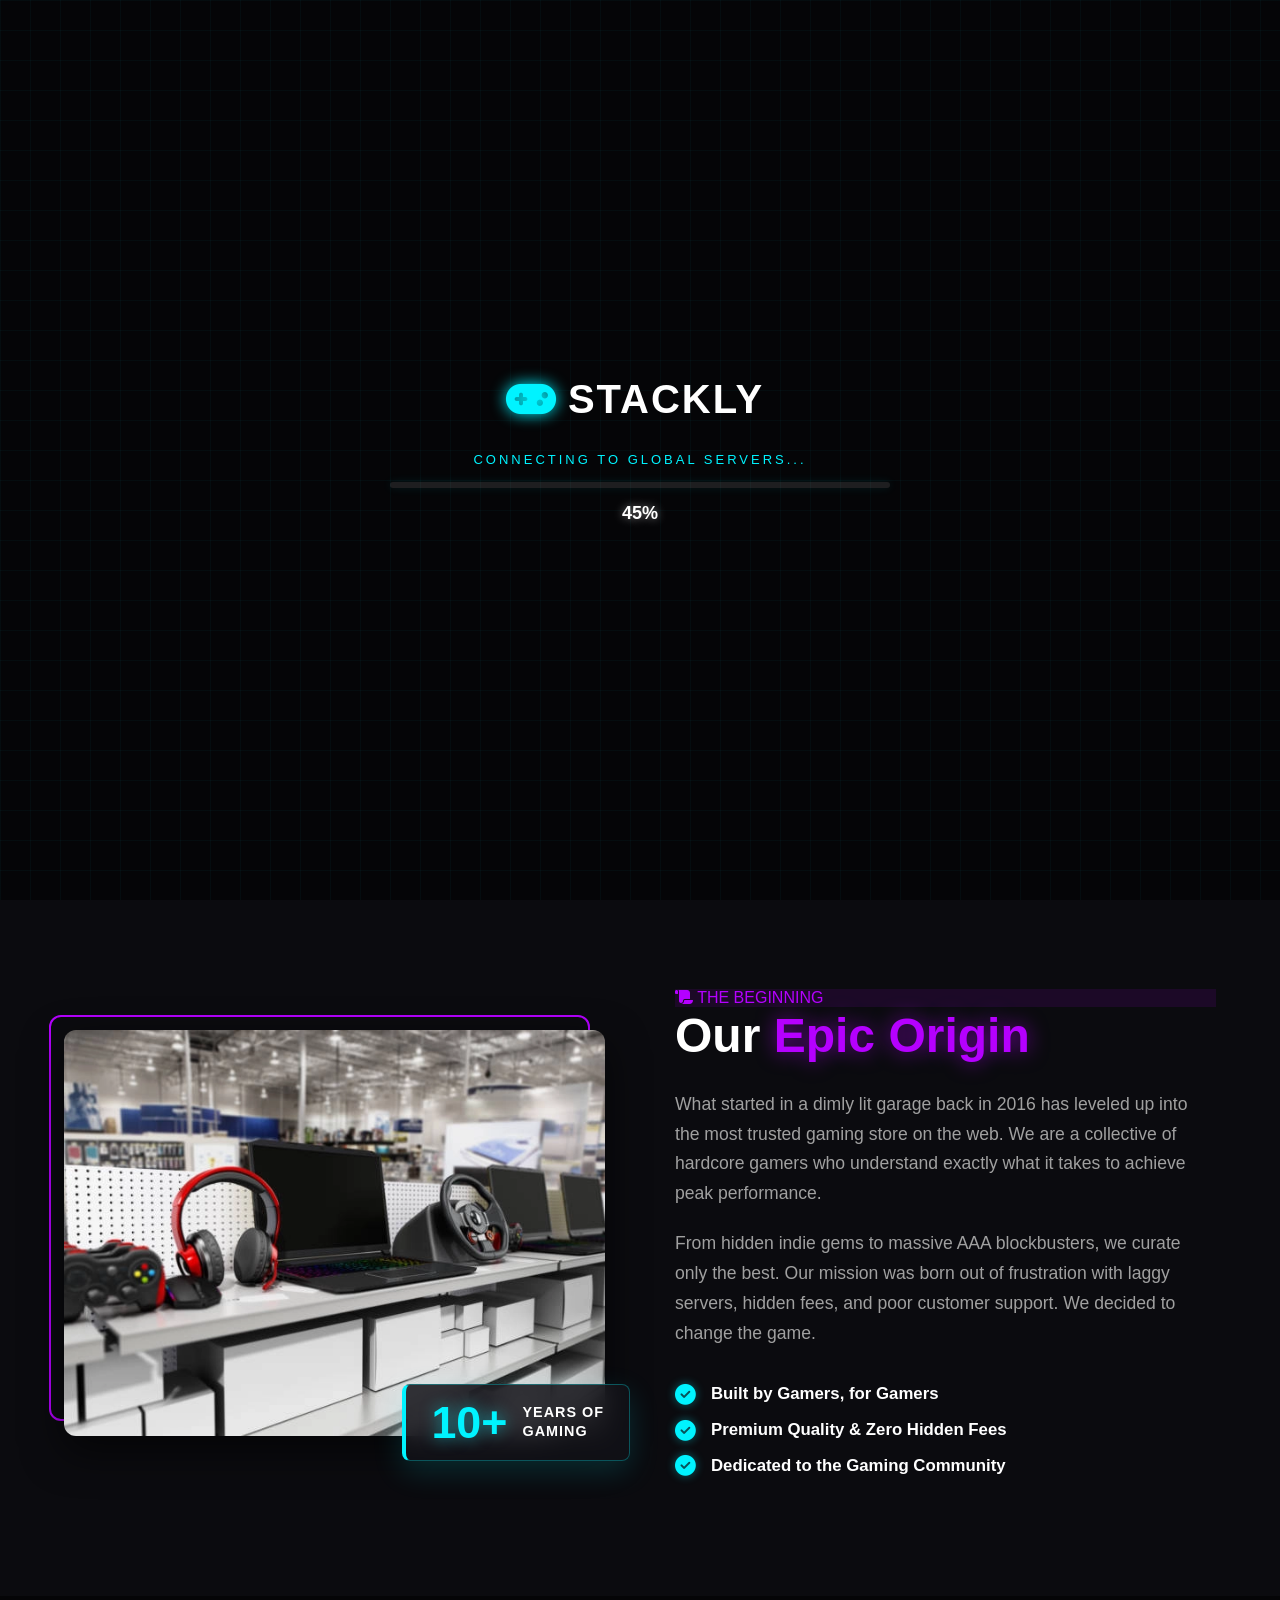
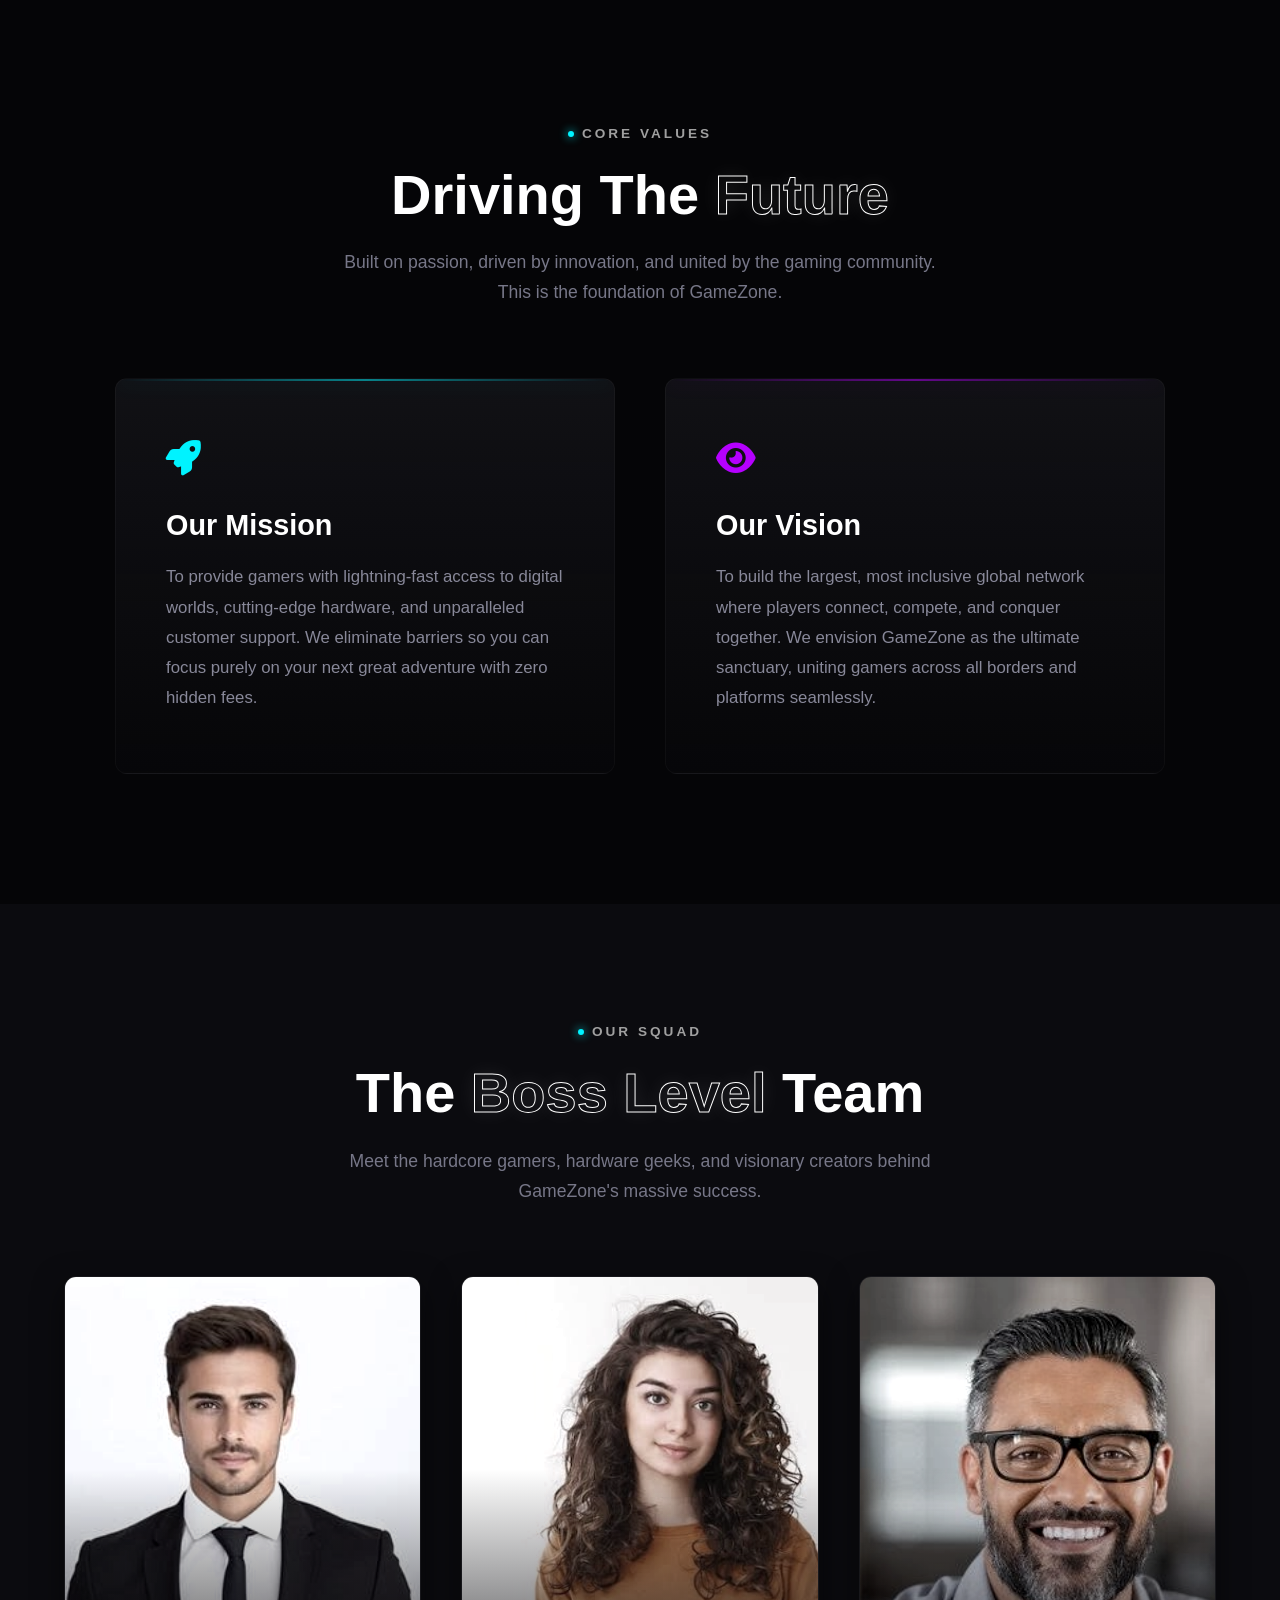
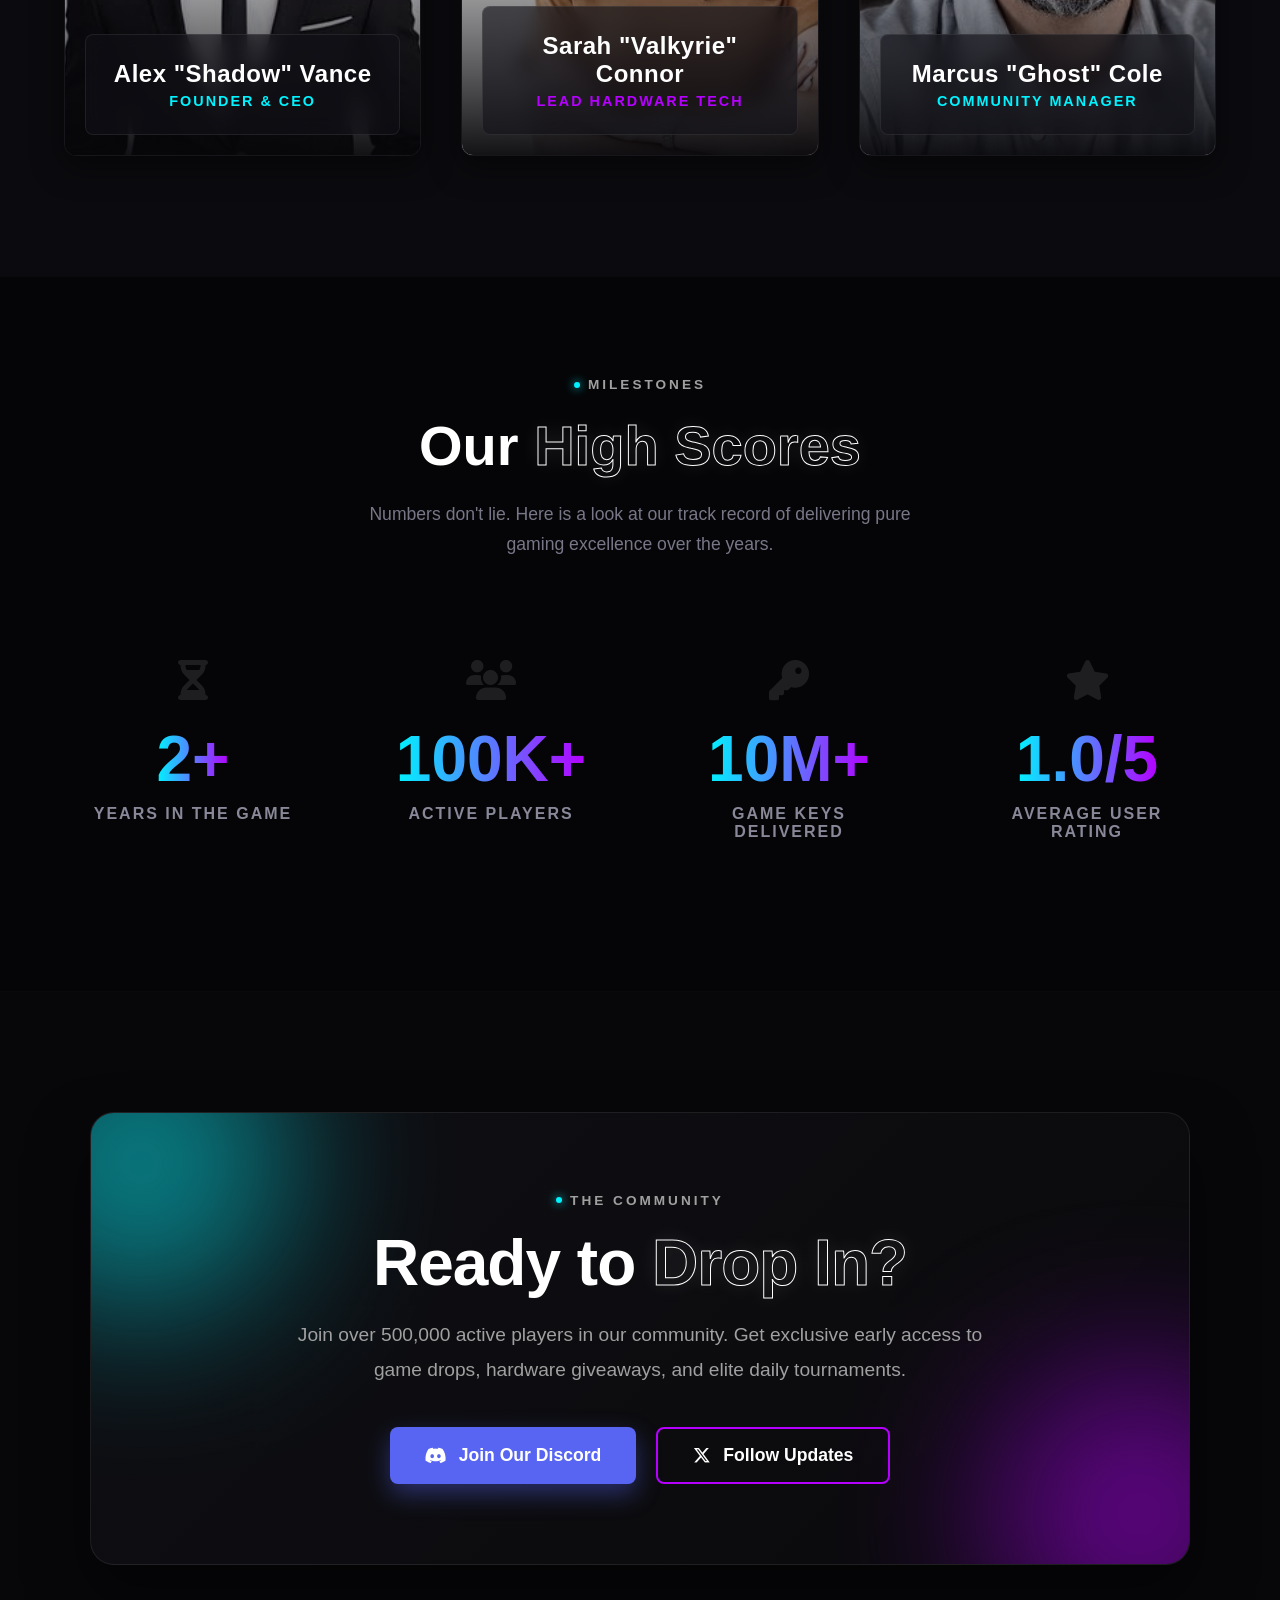
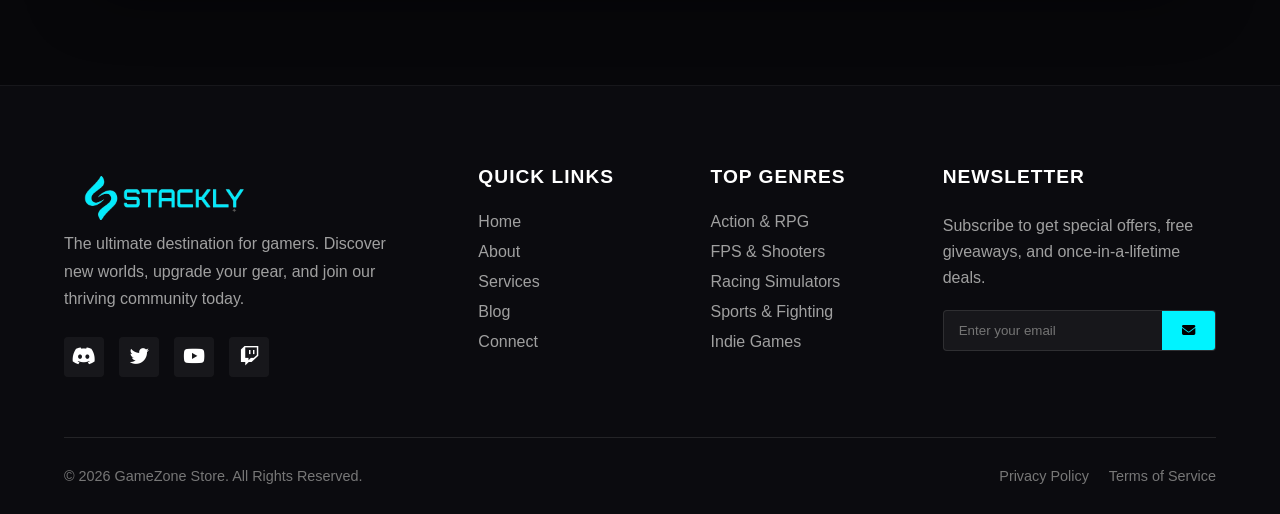
<file: about.html>
<!DOCTYPE html>
<html lang="en">

<head>
    <meta charset="UTF-8">
    <meta name="viewport" content="width=device-width, initial-scale=1.0">
    <title>About</title>
    <link rel="stylesheet" href="https://cdnjs.cloudflare.com/ajax/libs/font-awesome/6.4.0/css/all.min.css">
    <link href="https://unpkg.com/aos@2.3.1/dist/aos.css" rel="stylesheet">
    <link rel="stylesheet" href="about.css">
    <link rel="stylesheet" href="gaming.css">
</head>

<body>

    <div id="cyber-loader" class="cyber-loader-overlay">
    <div class="cyber-grid-bg"></div>
    <div class="loader-content">
        
       
        <div class="loader-logo">
            <i class="fa-solid fa-gamepad"></i> STACKLY<span class="neon-purple-text"></span>
        </div>
        
      
        <div class="loader-status" id="loader-status-text">INITIALIZING NEURAL LINK...</div>
        
  
        <div class="loader-bar-container">
            <div class="loader-bar-fill" id="loader-bar"></div>
        </div>
        
        
        <div class="loader-percentage" id="loader-percentage">0%</div>

    </div>
</div>


    <header id="main-header">

        <a href="index.html" class="logo-container">
            <img src="./asset/logo_aqua.webp" alt="Company Logo" class="logo-img">
        </a>

        <nav>
            <ul class="nav-links" id="nav-links">
                <li><a href="index.html" class="nav-item">Home</a></li>
                <li><a href="about.html" class="nav-item active">About</a></li>
                <li><a href="Service.html" class="nav-item">Services</a></li>
                <li><a href="blog.html" class="nav-item">Blog</a></li>
                <li><a href="contact.html" class="nav-item">Contact</a></li>
                <li><a href="login.html" class="nav-item login-btn"><i class="fa-solid fa-user"></i> Login</a></li>
            </ul>
        </nav>


        <div class="menu-toggle" id="menu-toggle">
            <i class="fa-solid fa-bars"></i>
        </div>
    </header>



    <section class="about-hero-slider" id="hero">


        <div class="slider-container">


            <div class="slide active">
                <div class="slide-bg" style="background-image: url('./asset/g15.webp');"></div>
                <div class="hero-overlay"></div>
                <div class="hero-content">
                    <div class="badge pulse-badge"><i class="fa-solid fa-gamepad"></i> WHO WE ARE</div>
                    <h1 class="hero-title">The Ultimate <br><span class="neon-text">Gaming Hub</span></h1>
                    <p class="hero-subtitle">Empowering gamers worldwide with premium gears, instant keys, and an
                        unbeatable community.</p>
                </div>
            </div>


            <div class="slide">
                <div class="slide-bg" style="background-image: url('./asset/g16.webp');"></div>
                <div class="hero-overlay"></div>
                <div class="hero-content">
                    <div class="badge pulse-badge"><i class="fa-solid fa-microchip"></i> PREMIUM GEARS</div>
                    <h1 class="hero-title">Gear Up For <br><span class="neon-purple">The Battle</span></h1>
                    <p class="hero-subtitle">Upgrade your arsenal with next-gen hardware, custom PC builds, and top-tier
                        accessories.</p>
                </div>
            </div>


            <div class="slide">
                <div class="slide-bg" style="background-image: url('./asset/g17.webp');"></div>
                <div class="hero-overlay"></div>
                <div class="hero-content">
                    <div class="badge pulse-badge"><i class="fa-solid fa-users"></i> JOIN US</div>
                    <h1 class="hero-title">Enter The <br><span class="neon-text">Community</span></h1>
                    <p class="hero-subtitle">Connect with thousands of active players, join tournaments, and rise to the
                        top of the leaderboards.</p>
                </div>
            </div>

        </div>


        <div class="slider-dots">
            <span class="dot active" onclick="changeSlide(0)"></span>
            <span class="dot" onclick="changeSlide(1)"></span>
            <span class="dot" onclick="changeSlide(2)"></span>
        </div>



    </section>



    <section class="about-story-section" id="story">
        <div class="story-container">


            <div class="story-image-wrapper" data-aos="fade-right" data-aos-duration="1000">

                <div class="glow-box"></div>
                <img src="./asset/g1.webp" alt="Gaming Setup Origin" class="story-img">


                <div class="experience-badge">
                    <span class="exp-number">10+</span>
                    <span class="exp-text">Years of<br>Gaming</span>
                </div>
            </div>


            <div class="story-content" data-aos="fade-left" data-aos-duration="1000">
                <div class="badge purple-badge"><i class="fa-solid fa-scroll"></i> THE BEGINNING</div>
                <h2 class="section-title">Our <span class="neon-purple">Epic Origin</span></h2>

                <p class="story-para">
                    What started in a dimly lit garage back in 2016 has leveled up into the most trusted gaming store on
                    the web. We are a collective of hardcore gamers who understand exactly what it takes to achieve peak
                    performance.
                </p>
                <p class="story-para">
                    From hidden indie gems to massive AAA blockbusters, we curate only the best. Our mission was born
                    out of frustration with laggy servers, hidden fees, and poor customer support. We decided to change
                    the game.
                </p>


                <div class="story-highlights">
                    <div class="highlight-item">
                        <i class="fa-solid fa-check-circle"></i> Built by Gamers, for Gamers
                    </div>
                    <div class="highlight-item">
                        <i class="fa-solid fa-check-circle"></i> Premium Quality & Zero Hidden Fees
                    </div>
                    <div class="highlight-item">
                        <i class="fa-solid fa-check-circle"></i> Dedicated to the Gaming Community
                    </div>
                </div>
            </div>

        </div>
    </section>




    <section class="premium-core-values" id="mission-vision">
        <div class="core-container">


            <div class="core-header" data-aos="fade-up" data-aos-duration="1000">
                <div class="core-badge">
                    <span class="dot"></span> Core Values
                </div>
                <h2 class="core-title">Driving The <span class="text-highlight">Future</span></h2>
                <p class="core-subtitle">Built on passion, driven by innovation, and united by the gaming community.
                    This is the foundation of GameZone.</p>
            </div>


            <div class="core-grid">


                <div class="core-card" data-aos="fade-up" data-aos-duration="1000" data-aos-delay="100">
                    <div class="card-top-line cyan-line"></div>
                    <div class="core-icon cyan-text">
                        <i class="fa-solid fa-rocket"></i>
                    </div>
                    <h3 class="core-card-title">Our Mission</h3>
                    <p class="core-card-desc">
                        To provide gamers with lightning-fast access to digital worlds, cutting-edge hardware, and
                        unparalleled customer support. We eliminate barriers so you can focus purely on your next great
                        adventure with zero hidden fees.
                    </p>
                </div>


                <div class="core-card" data-aos="fade-up" data-aos-duration="1000" data-aos-delay="300">
                    <div class="card-top-line purple-line"></div>
                    <div class="core-icon purple-text">
                        <i class="fa-solid fa-eye"></i>
                    </div>
                    <h3 class="core-card-title">Our Vision</h3>
                    <p class="core-card-desc">
                        To build the largest, most inclusive global network where players connect, compete, and conquer
                        together. We envision GameZone as the ultimate sanctuary, uniting gamers across all borders and
                        platforms seamlessly.
                    </p>
                </div>

            </div>
        </div>
    </section>




    <section class="premium-team" id="team">
        <div class="team-container">


            <div class="core-header" data-aos="fade-up" data-aos-duration="1000">
                <div class="core-badge">
                    <span class="dot cyan-dot"></span> OUR SQUAD
                </div>
                <h2 class="core-title">The <span class="text-highlight">Boss Level</span> Team</h2>
                <p class="core-subtitle">Meet the hardcore gamers, hardware geeks, and visionary creators behind
                    GameZone's massive success.</p>
            </div>


            <div class="team-grid">


                <div class="team-profile-card" data-aos="fade-up" data-aos-duration="1000" data-aos-delay="100">
                    <div class="profile-image-wrapper">
                        <img src="./asset/man1.webp" alt="Founder">

                        <div class="profile-overlay"></div>
                    </div>


                    <div class="profile-info">
                        <h3 class="profile-name">Alex "Shadow" Vance</h3>
                        <span class="profile-role cyan-text">Founder & CEO</span>


                        <div class="profile-social">
                            <a href="404.html" class="social-btn cyan-btn"><i class="fa-brands fa-instagram"></i></a>
                            <a href="404.html" class="social-btn cyan-btn"><i class="fa-brands fa-twitter"></i></a>
                            <a href="404.html" class="social-btn cyan-btn"><i class="fa-brands fa-linkedin-in"></i></a>
                        </div>
                    </div>
                </div>


                <div class="team-profile-card" data-aos="fade-up" data-aos-duration="1000" data-aos-delay="200">
                    <div class="profile-image-wrapper">
                        <img src="./asset/woman1.webp" alt="Tech Lead">
                        <div class="profile-overlay"></div>
                    </div>

                    <div class="profile-info">
                        <h3 class="profile-name">Sarah "Valkyrie" Connor</h3>
                        <span class="profile-role purple-text">Lead Hardware Tech</span>

                        <div class="profile-social">
                            <a href="404.html" class="social-btn cyan-btn"><i class="fa-brands fa-instagram"></i></a>
                            <a href="404.html" class="social-btn cyan-btn"><i class="fa-brands fa-twitter"></i></a>
                            <a href="404.html" class="social-btn cyan-btn"><i class="fa-brands fa-linkedin-in"></i></a>
                        </div>
                    </div>
                </div>


                <div class="team-profile-card" data-aos="fade-up" data-aos-duration="1000" data-aos-delay="300">
                    <div class="profile-image-wrapper">
                        <img src="./asset/man2.webp" alt="Community Manager">
                        <div class="profile-overlay"></div>
                    </div>

                    <div class="profile-info">
                        <h3 class="profile-name">Marcus "Ghost" Cole</h3>
                        <span class="profile-role cyan-text">Community Manager</span>

                        <div class="profile-social">
                            <a href="404.html" class="social-btn cyan-btn"><i class="fa-brands fa-instagram"></i></a>
                            <a href="404.html" class="social-btn cyan-btn"><i class="fa-brands fa-twitter"></i></a>
                            <a href="404.html" class="social-btn cyan-btn"><i class="fa-brands fa-linkedin-in"></i></a>
                        </div>
                    </div>
                </div>

            </div>
        </div>
    </section>




    <section class="premium-stats" id="stats">
        <div class="stats-container">


            <div class="core-header" data-aos="fade-up" data-aos-duration="1000">
                <div class="core-badge">
                    <span class="dot cyan-dot"></span> MILESTONES
                </div>
                <h2 class="core-title">Our <span class="text-highlight">High Scores</span></h2>
                <p class="core-subtitle">Numbers don't lie. Here is a look at our track record of delivering pure gaming
                    excellence over the years.</p>
            </div>


            <div class="stats-grid">


                <div class="stat-item" data-aos="zoom-in" data-aos-duration="1000" data-aos-delay="100">
                    <div class="stat-icon"><i class="fa-solid fa-hourglass-half"></i></div>
                    <h3 class="stat-number">
                        <span class="counter" data-target="10">0</span>+
                    </h3>
                    <p class="stat-label">Years in the Game</p>
                </div>


                <div class="stat-item" data-aos="zoom-in" data-aos-duration="1000" data-aos-delay="200">
                    <div class="stat-icon"><i class="fa-solid fa-users"></i></div>
                    <h3 class="stat-number">
                        <span class="counter" data-target="500">0</span>K+
                    </h3>
                    <p class="stat-label">Active Players</p>
                </div>


                <div class="stat-item" data-aos="zoom-in" data-aos-duration="1000" data-aos-delay="300">
                    <div class="stat-icon"><i class="fa-solid fa-key"></i></div>
                    <h3 class="stat-number">
                        <span class="counter" data-target="50">0</span>M+
                    </h3>
                    <p class="stat-label">Game Keys Delivered</p>
                </div>


                <div class="stat-item" data-aos="zoom-in" data-aos-duration="1000" data-aos-delay="400">
                    <div class="stat-icon"><i class="fa-solid fa-star"></i></div>
                    <h3 class="stat-number">
                        <span class="counter" data-target="4.9">0</span>/5
                    </h3>
                    <p class="stat-label">Average User Rating</p>
                </div>

            </div>
        </div>
    </section>



    <section class="premium-cta-section" id="join">
        <div class="cta-container" data-aos="zoom-in-up" data-aos-duration="1200">


            <div class="cta-glass-box">


                <div class="cta-glow cyan-glow-pos"></div>
                <div class="cta-glow purple-glow-pos"></div>


                <div class="cta-content">
                    <div class="core-badge justify-center">
                        <span class="dot purple-dot"></span> THE COMMUNITY
                    </div>

                    <h2 class="cta-title">Ready to <span class="text-highlight">Drop In?</span></h2>

                    <p class="cta-subtitle">
                        Join over 500,000 active players in our community. Get exclusive early access to game drops,
                        hardware giveaways, and elite daily tournaments.
                    </p>


                    <div class="cta-buttons">
                        <a href="404.html" class="btn-discord-glow">
                            <i class="fa-brands fa-discord"></i> Join Our Discord
                        </a>
                        <a href="404.html" class="btn-outline-purple">
                            <i class="fa-brands fa-x-twitter"></i> Follow Updates
                        </a>
                    </div>
                </div>

            </div>

        </div>
    </section>




    <footer class="main-footer">
        <div class="footer-container">


            <div class="footer-top">

                <div class="footer-col brand-col">
                    <a href="index.html" class="logo-container">
                        <img src="./asset/logo_aqua.webp" alt="Company Logo" class="logo-img">
                    </a>
                    <p>The ultimate destination for gamers. Discover new worlds, upgrade your gear, and join our
                        thriving community today.</p>
                    <div class="social-links">
                        <a href="404.html" class="social-icon"><i class="fa-brands fa-discord"></i></a>
                        <a href="404.html" class="social-icon"><i class="fa-brands fa-twitter"></i></a>
                        <a href="404.html" class="social-icon"><i class="fa-brands fa-youtube"></i></a>
                        <a href="404.html" class="social-icon"><i class="fa-brands fa-twitch"></i></a>
                    </div>
                </div>


                <div class="footer-col">
                    <h4>Quick Links</h4>
                    <ul>
                        <li><a href="index.html">Home</a></li>
                        <li><a href="about.html">About</a></li>
                        <li><a href="Service.html">Services</a></li>
                        <li><a href="blog.html">Blog</a></li>
                        <li><a href="contact.html">Connect</a></li>
                    </ul>
                </div>


                <div class="footer-col">
                    <h4>Top Genres</h4>
                    <ul>
                        <li><a href="404.html">Action & RPG</a></li>
                        <li><a href="404.html">FPS & Shooters</a></li>
                        <li><a href="404.html">Racing Simulators</a></li>
                        <li><a href="404.html">Sports & Fighting</a></li>
                        <li><a href="404.html">Indie Games</a></li>
                    </ul>
                </div>


                <div class="footer-col newsletter-col">
                    <h4>Newsletter</h4>
                    <p>Subscribe to get special offers, free giveaways, and once-in-a-lifetime deals.</p>
                    <form class="newsletter-form" id="newsletterForm" novalidate>
                        <input type="email" id="newsletterEmail" placeholder="Enter your email">
                        <button type="submit"><i class="fa-solid fa-envelope"></i></button>
                    </form>

                    <div id="newsletterMsg" class="form-msg"></div>
                </div>
            </div>


            <div class="footer-bottom">
                <p>&copy; 2026 GameZone Store. All Rights Reserved.</p>
                <div class="footer-legal">
                    <a href="404.html">Privacy Policy</a>
                    <a href="404.html">Terms of Service</a>
                </div>
            </div>

        </div>
    </footer>








    <script src="https://unpkg.com/aos@2.3.1/dist/aos.js"></script>
    <script src="main.js"></script>

    <script>

        document.addEventListener('DOMContentLoaded', function () {
            AOS.init({
                once: true,
                offset: 100
            });
        });
    </script>

    <script>

        let currentSlide = 0;
        const slides = document.querySelectorAll('.slide');
        const dots = document.querySelectorAll('.dot');
        let slideInterval;


        function changeSlide(index) {

            slides.forEach(slide => slide.classList.remove('active'));
            dots.forEach(dot => dot.classList.remove('active'));


            currentSlide = index;
            slides[currentSlide].classList.add('active');
            dots[currentSlide].classList.add('active');


            resetInterval();
        }


        function nextSlide() {
            let nextIndex = (currentSlide + 1) % slides.length;
            changeSlide(nextIndex);
        }


        function startInterval() {
            slideInterval = setInterval(nextSlide, 5000);
        }

        function resetInterval() {
            clearInterval(slideInterval);
            startInterval();
        }


        if (slides.length > 0) {
            startInterval();
        }




        document.addEventListener("DOMContentLoaded", () => {
            const counters = document.querySelectorAll('.counter');
            let hasCounted = false;


            const formatNumber = (num, isDecimal) => {
                return isDecimal ? num.toFixed(1) : Math.floor(num);
            };


            const runCounters = () => {
                counters.forEach(counter => {
                    const target = parseFloat(counter.getAttribute('data-target'));
                    const isDecimal = target % 1 !== 0; 
                    const duration = 2000; 
                    const increment = target / (duration / 16);

                    let current = 0;

                    const updateCounter = () => {
                        current += increment;
                        if (current < target) {
                            counter.innerText = formatNumber(current, isDecimal);
                            requestAnimationFrame(updateCounter);
                        } else {
                            counter.innerText = formatNumber(target, isDecimal);
                        }
                    };

                    updateCounter();
                });
            };


            const statsSection = document.getElementById('stats');
            if (statsSection) {
                const observer = new IntersectionObserver((entries) => {
                    if (entries[0].isIntersecting && !hasCounted) {
                        runCounters();
                        hasCounted = true; 
                    }
                }, { threshold: 0.5 }); 

                observer.observe(statsSection);
            }
        });
    </script>
</body>

</html>
</file>
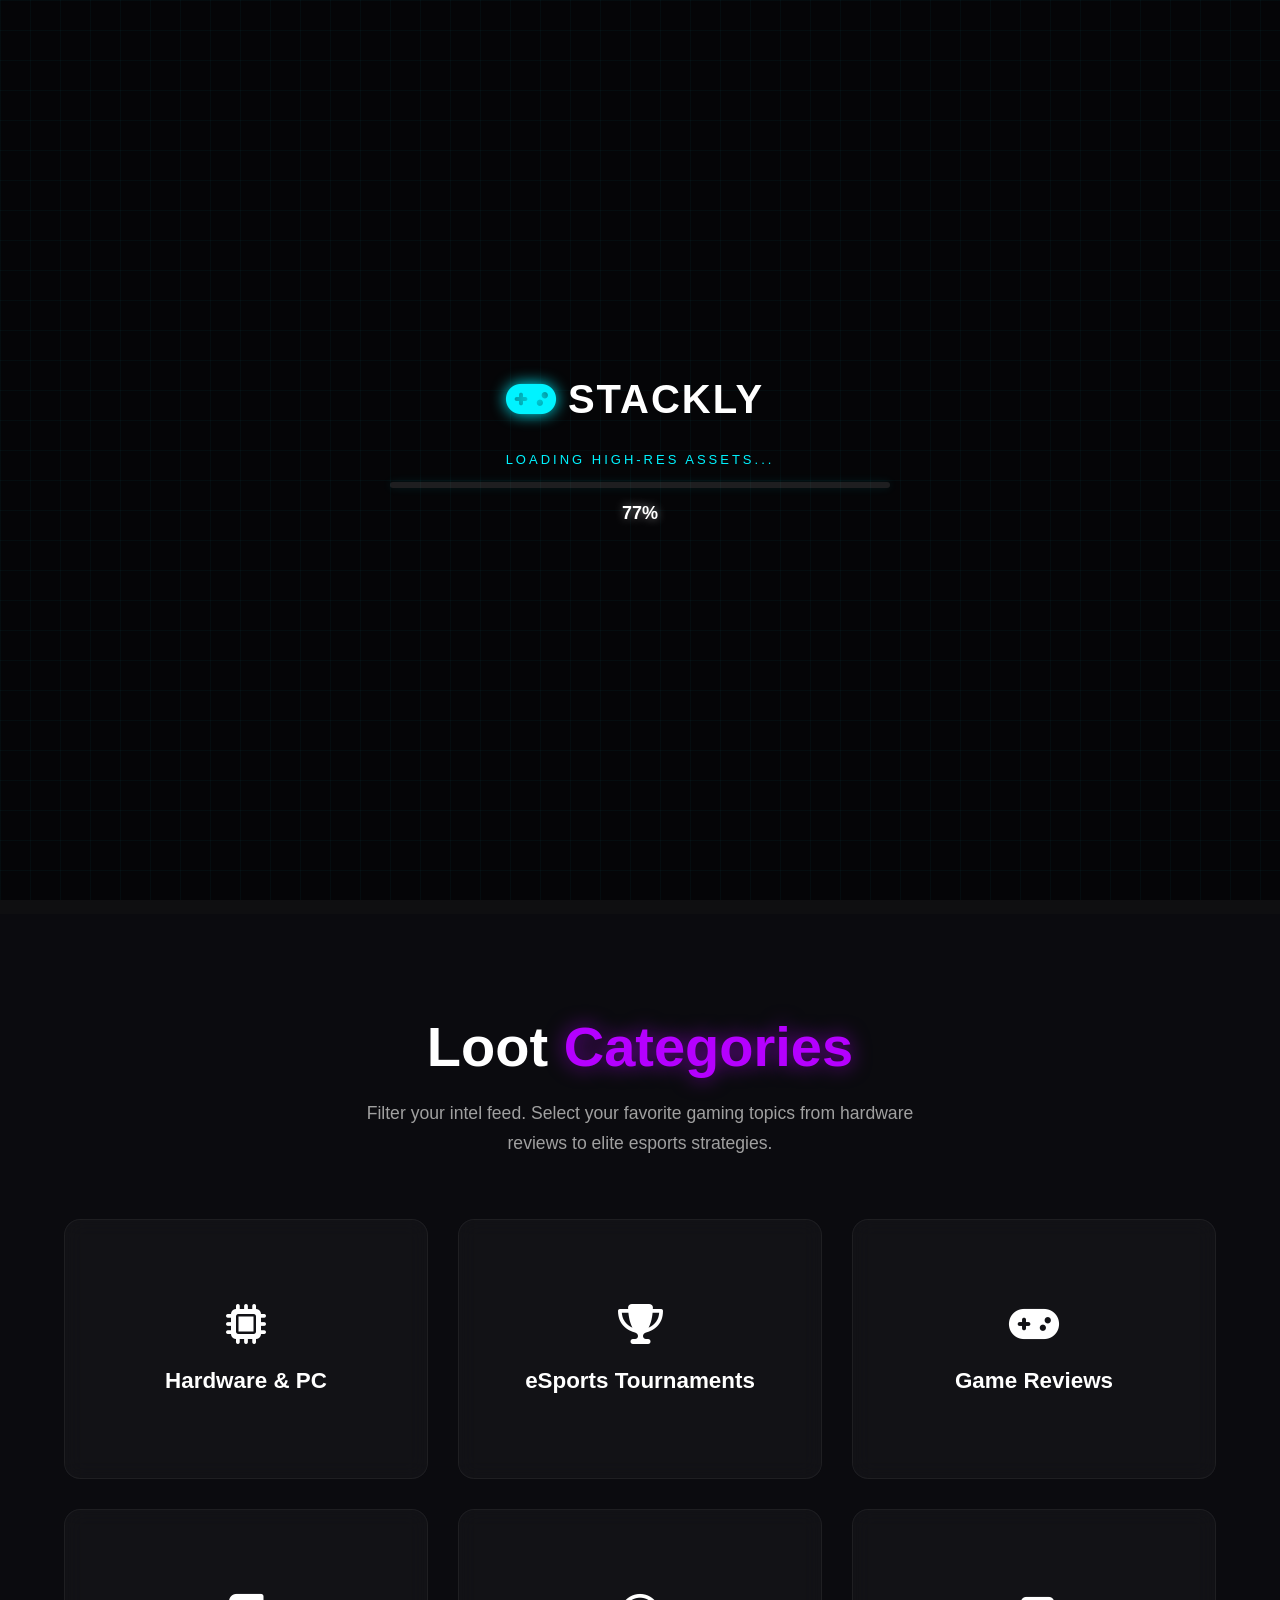
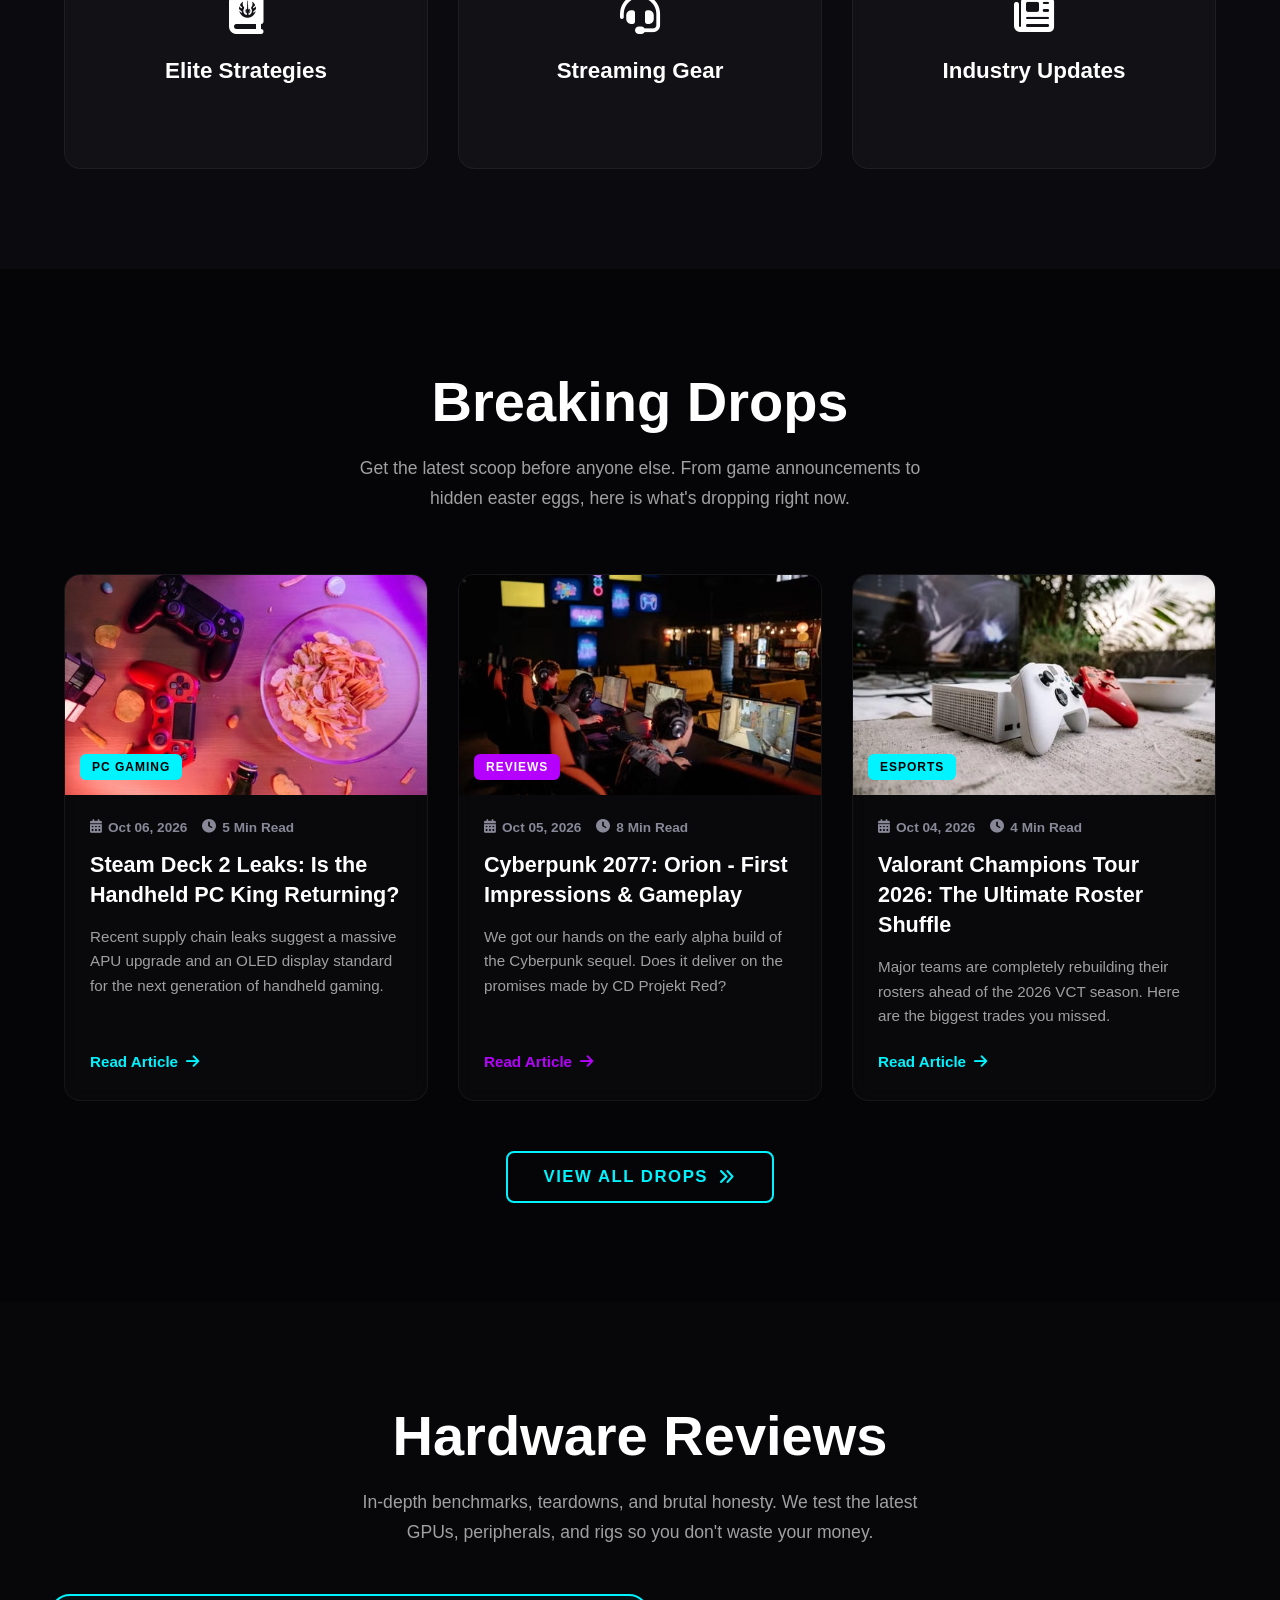
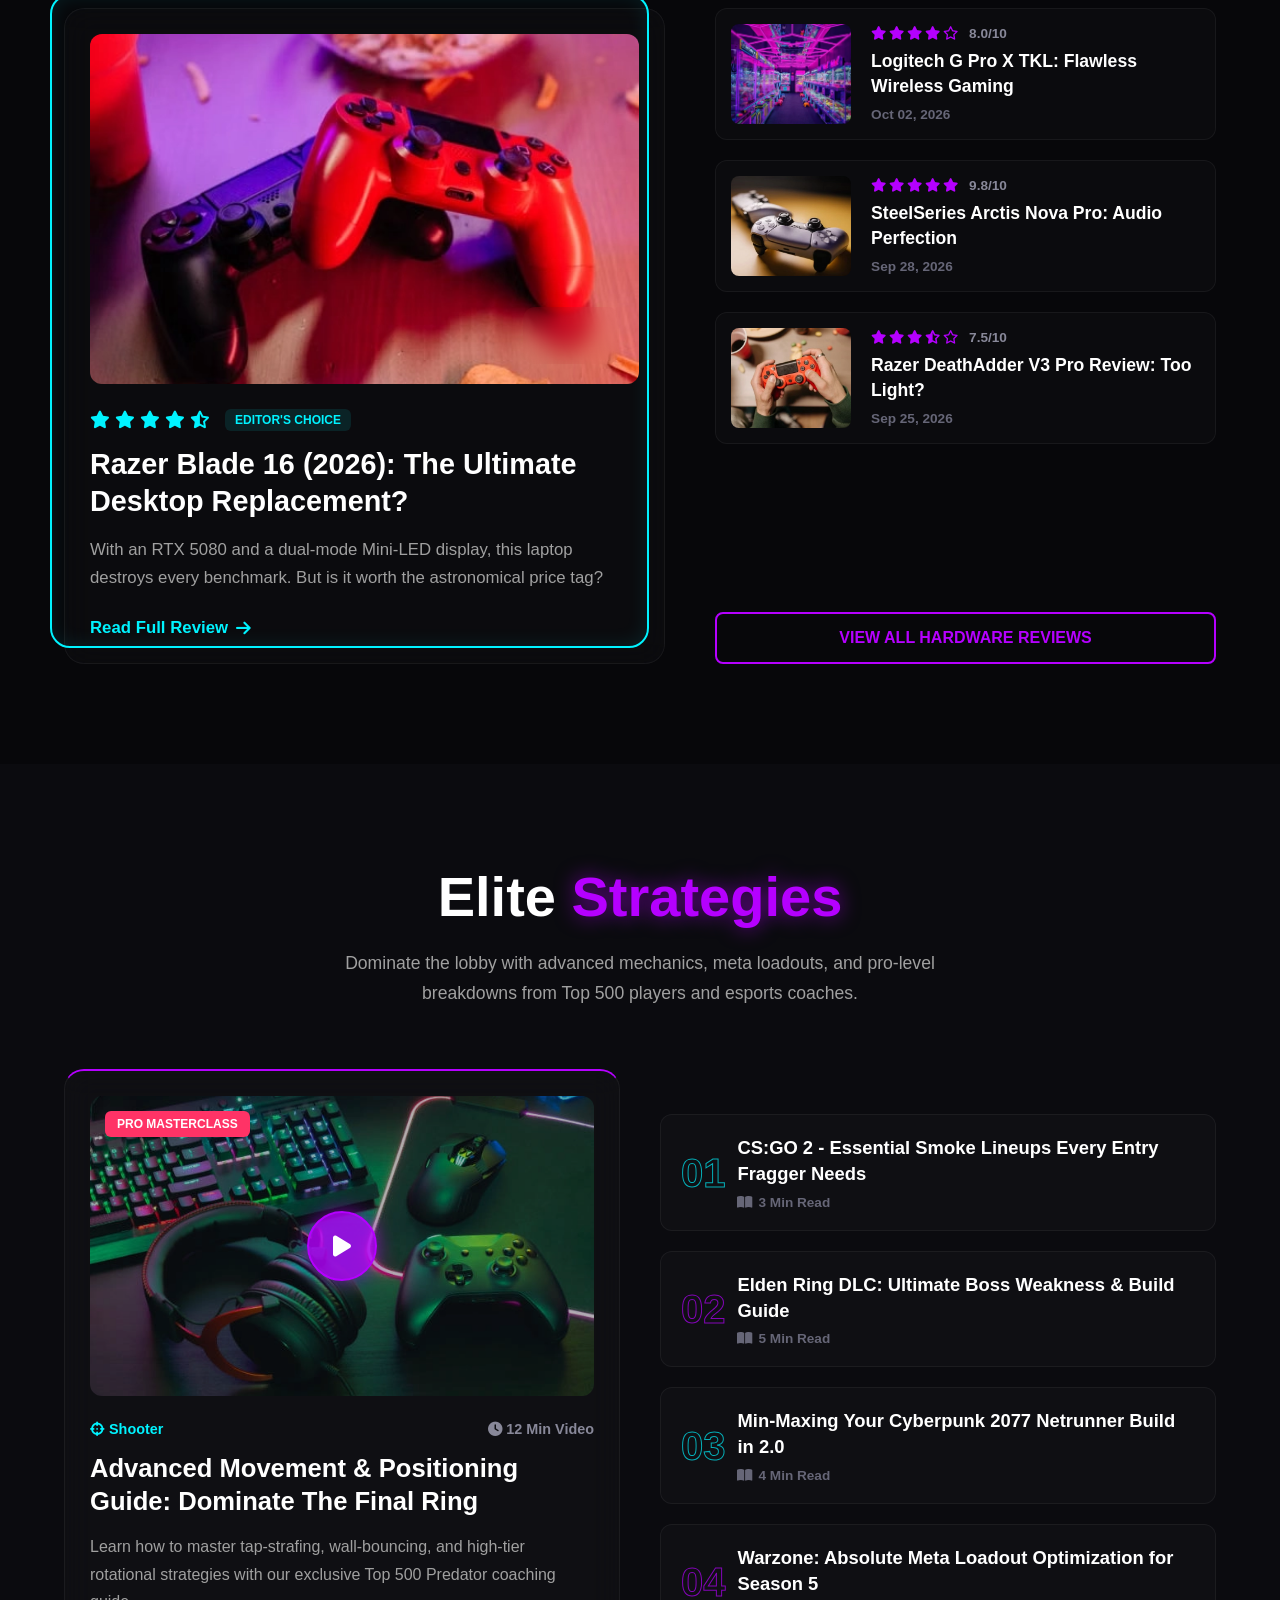
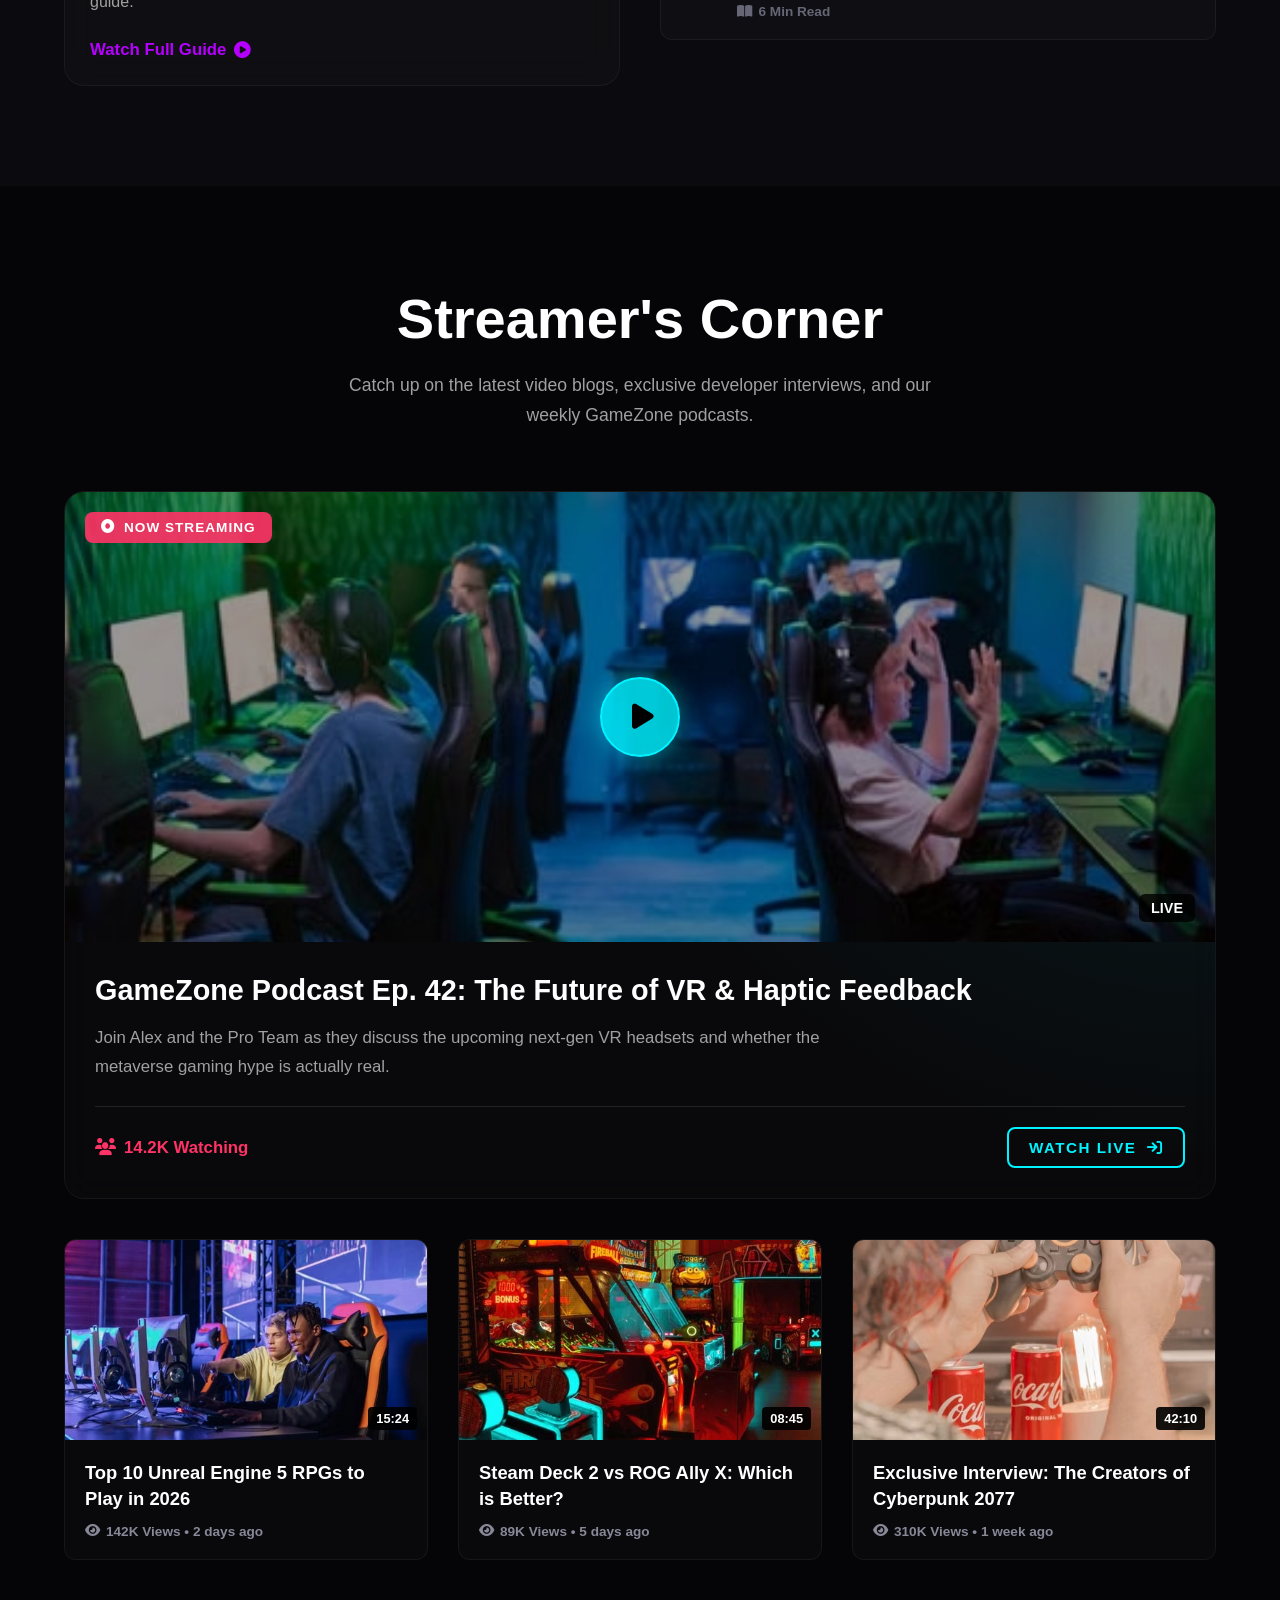
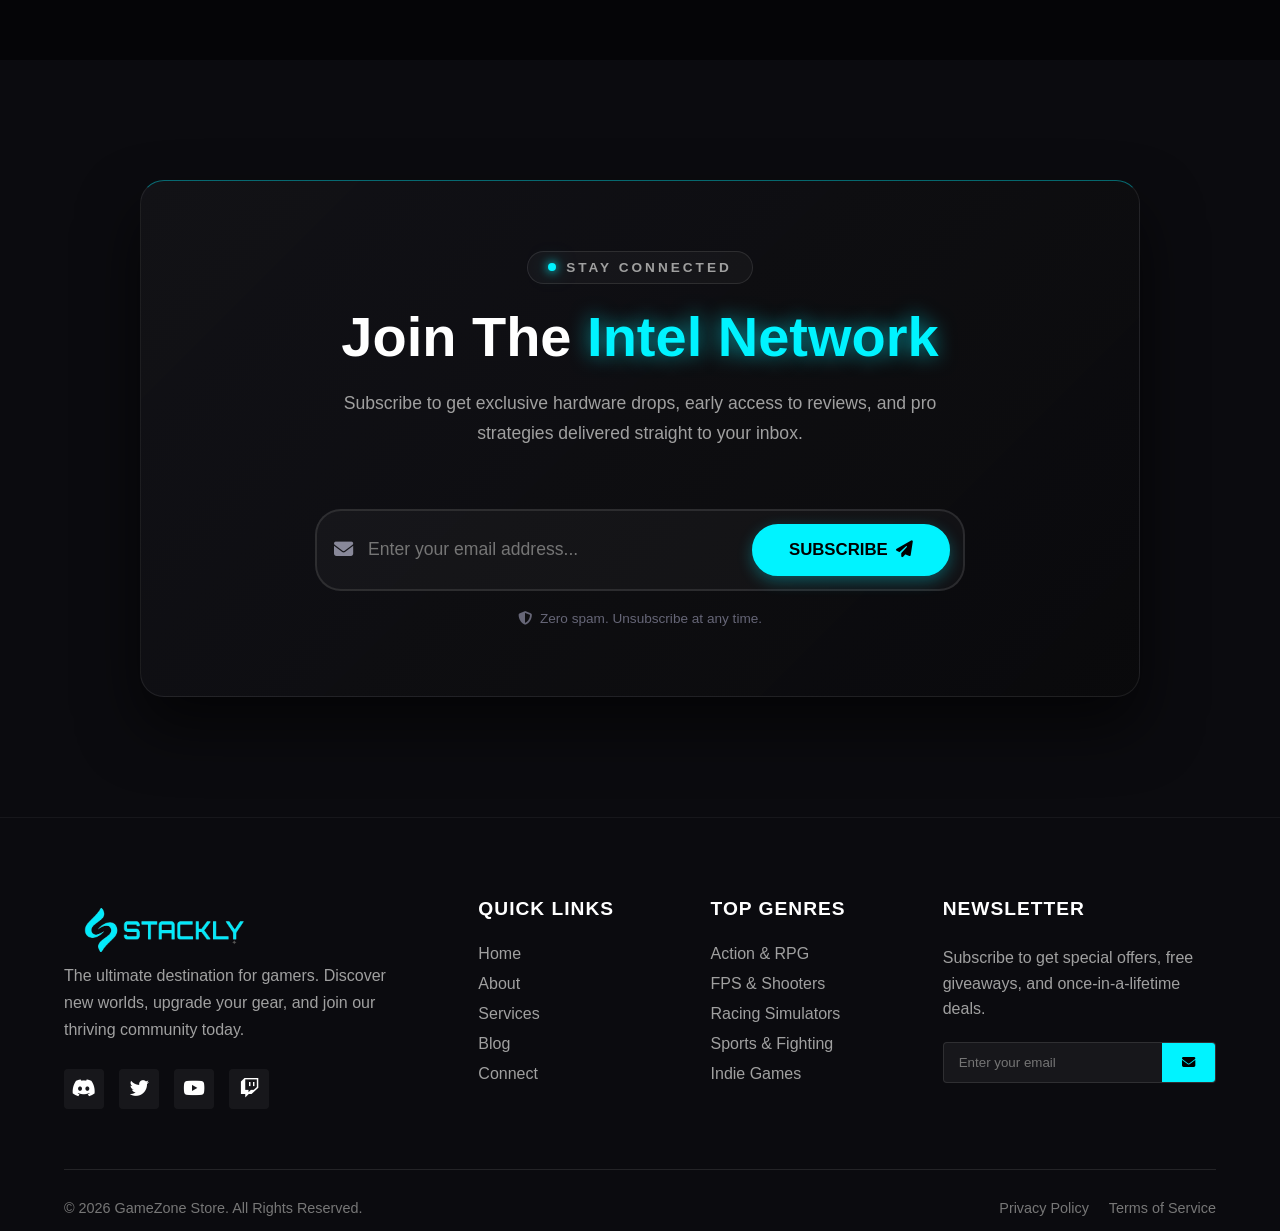
<file: blog.html>
<!DOCTYPE html>
<html lang="en">

<head>
    <meta charset="UTF-8">
    <meta name="viewport" content="width=device-width, initial-scale=1.0">
    <title>Blog</title>
    <link rel="stylesheet" href="https://cdnjs.cloudflare.com/ajax/libs/font-awesome/6.4.0/css/all.min.css">
    <link href="https://unpkg.com/aos@2.3.1/dist/aos.css" rel="stylesheet">
    <link rel="stylesheet" href="blog.css">
    <link rel="stylesheet" href="gaming.css">
</head>

<body>

    <div id="cyber-loader" class="cyber-loader-overlay">
        <div class="cyber-grid-bg"></div>
        <div class="loader-content">


            <div class="loader-logo">
                <i class="fa-solid fa-gamepad"></i> STACKLY<span class="neon-purple-text"></span>
            </div>


            <div class="loader-status" id="loader-status-text">INITIALIZING NEURAL LINK...</div>


            <div class="loader-bar-container">
                <div class="loader-bar-fill" id="loader-bar"></div>
            </div>


            <div class="loader-percentage" id="loader-percentage">0%</div>

        </div>
    </div>

    <header id="main-header">

        <a href="index.html" class="logo-container">
            <img src="./asset/logo_aqua.webp" alt="Company Logo" class="logo-img">
        </a>

        <nav>
            <ul class="nav-links" id="nav-links">
                <li><a href="index.html" class="nav-item">Home</a></li>
                <li><a href="about.html" class="nav-item">About</a></li>
                <li><a href="Service.html" class="nav-item">Services</a></li>
                <li><a href="blog.html" class="nav-item active">Blog</a></li>
                <li><a href="contact.html" class="nav-item">Contact</a></li>
                <li><a href="login.html" class="nav-item login-btn"><i class="fa-solid fa-user"></i> Login</a></li>
            </ul>
        </nav>


        <div class="menu-toggle" id="menu-toggle">
            <i class="fa-solid fa-bars"></i>
        </div>
    </header>




    <section class="proper-blog-hero" id="hero">


        <div class="hero-ambient cyan-ambient"></div>
        <div class="hero-ambient purple-ambient"></div>

        <div class="hero-container">


            <div class="hero-text-content" data-aos="fade-down" data-aos-duration="1200">


                <h1 class="hero-main-title">
                    Level Up Your <br>
                    <span class="text-glow-purple">Gaming Knowledge</span>
                </h1>

                <p class="hero-desc">
                    Dive into the ultimate repository of gaming news, hardware reviews, deep-dive strategies, and
                    exclusive esports coverage. Stay ahead of the game.
                </p>


                <form id="heroSearchForm" class="hero-search-form" novalidate>
                    <div class="hero-search-box" id="searchBoxWrapper">
                        <i class="fa-solid fa-magnifying-glass search-icon"></i>
                        <input type="text" id="searchInput" placeholder="Search games, hardware, reviews...">
                        <button type="submit" class="btn-search-cyan">Search</button>
                    </div>
                    <small class="search-error-msg" id="searchErrorMsg">Please enter a keyword to search!</small>
                </form>


                <div class="hero-tags">
                    <span class="tags-label">Trending:</span>
                    <a href="404.html" class="tag-link">#PS5Pro</a>
                    <a href="404.html" class="tag-link">#RTX5090</a>
                    <a href="404.html" class="tag-link">#Esports2026</a>
                </div>
            </div>


            <div class="hero-featured-visual" data-aos="fade-up" data-aos-duration="1200" data-aos-delay="200">
                <div class="featured-glass-card">
                    <div class="card-glow-border"></div>

                    <div class="featured-image-box">
                        <img src="./asset/g2.webp" alt="Featured News">
                        <div class="live-badge"><i class="fa-solid fa-bolt"></i> BREAKING</div>
                    </div>

                    <div class="featured-card-content">
                        <div class="meta-tags">
                            <span class="cyan-text"><i class="fa-solid fa-microchip"></i> Hardware</span>
                            <span class="date"><i class="fa-solid fa-calendar-days"></i> Oct 06, 2026</span>
                        </div>
                        <h3 class="card-post-title">Nvidia RTX 50-Series: The Ultimate Performance Leap?</h3>
                        <a href="#" class="read-more-link">
                            Read Full Story <i class="fa-solid fa-arrow-right"></i>
                        </a>
                    </div>
                </div>
            </div>

        </div>
    </section>



    <section class="loot-categories-section" id="categories">
        <div class="loot-container">


            <div class="core-header-center" data-aos="fade-up" data-aos-duration="1000">

                <h2 class="core-title-fixed">Loot <span class="text-glow-purple">Categories</span></h2>
                <p class="core-subtitle-fixed">
                    Filter your intel feed. Select your favorite gaming topics from hardware reviews to elite esports
                    strategies.
                </p>
            </div>


            <div class="loot-grid">


                <div class="flip-card" data-aos="fade-up" data-aos-delay="100">
                    <div class="flip-card-inner cyan-flip">

                        <div class="flip-card-front">
                            <div class="loot-icon"><i class="fa-solid fa-microchip"></i></div>
                            <h3 class="loot-title">Hardware & PC</h3>
                        </div>

                        <div class="flip-card-back">
                            <p class="loot-desc">Latest GPUs, CPUs, and custom rig building guides.</p>
                            <a href="404.html" class="loot-link">24 Articles <i class="fa-solid fa-arrow-right"></i></a>
                        </div>
                    </div>
                </div>


                <div class="flip-card" data-aos="fade-up" data-aos-delay="200">
                    <div class="flip-card-inner purple-flip">
                        <div class="flip-card-front">
                            <div class="loot-icon"><i class="fa-solid fa-trophy"></i></div>
                            <h3 class="loot-title">eSports Tournaments</h3>
                        </div>
                        <div class="flip-card-back">
                            <p class="loot-desc">Live coverage, match analysis, and pro player stats.</p>
                            <a href="404.html" class="loot-link">18 Articles <i class="fa-solid fa-arrow-right"></i></a>
                        </div>
                    </div>
                </div>


                <div class="flip-card" data-aos="fade-up" data-aos-delay="300">
                    <div class="flip-card-inner cyan-flip">
                        <div class="flip-card-front">
                            <div class="loot-icon"><i class="fa-solid fa-gamepad"></i></div>
                            <h3 class="loot-title">Game Reviews</h3>
                        </div>
                        <div class="flip-card-back">
                            <p class="loot-desc">Honest reviews of the latest AAA and indie releases.</p>
                            <a href="404.html" class="loot-link">56 Articles <i class="fa-solid fa-arrow-right"></i></a>
                        </div>
                    </div>
                </div>


                <div class="flip-card" data-aos="fade-up" data-aos-delay="400">
                    <div class="flip-card-inner purple-flip">
                        <div class="flip-card-front">
                            <div class="loot-icon"><i class="fa-solid fa-book-journal-whills"></i></div>
                            <h3 class="loot-title">Elite Strategies</h3>
                        </div>
                        <div class="flip-card-back">
                            <p class="loot-desc">Level up your skills with tips from top-tier gamers.</p>
                            <a href="404.html" class="loot-link">32 Articles <i class="fa-solid fa-arrow-right"></i></a>
                        </div>
                    </div>
                </div>


                <div class="flip-card" data-aos="fade-up" data-aos-delay="500">
                    <div class="flip-card-inner cyan-flip">
                        <div class="flip-card-front">
                            <div class="loot-icon"><i class="fa-solid fa-headset"></i></div>
                            <h3 class="loot-title">Streaming Gear</h3>
                        </div>
                        <div class="flip-card-back">
                            <p class="loot-desc">Microphones, cameras, and lighting for your stream.</p>
                            <a href="404.html" class="loot-link">14 Articles <i class="fa-solid fa-arrow-right"></i></a>
                        </div>
                    </div>
                </div>


                <div class="flip-card" data-aos="fade-up" data-aos-delay="600">
                    <div class="flip-card-inner purple-flip">
                        <div class="flip-card-front">
                            <div class="loot-icon"><i class="fa-solid fa-newspaper"></i></div>
                            <h3 class="loot-title">Industry Updates</h3>
                        </div>
                        <div class="flip-card-back">
                            <p class="loot-desc">Leaks, rumors, and official studio announcements.</p>
                            <a href="404.html" class="loot-link">41 Articles <i class="fa-solid fa-arrow-right"></i></a>
                        </div>
                    </div>
                </div>

            </div>
        </div>
    </section>




    <section class="breaking-drops-section" id="latest-news">
        <div class="drops-container">


            <div class="core-header-center" data-aos="fade-up" data-aos-duration="1000">

                <h2 class="core-title-fixed">Breaking <span class="text-glow-cyan">Drops</span></h2>
                <p class="core-subtitle-fixed">
                    Get the latest scoop before anyone else. From game announcements to hidden easter eggs, here is
                    what's dropping right now.
                </p>
            </div>


            <div class="news-grid">


                <article class="news-card cyan-hover-card" data-aos="fade-up" data-aos-delay="100">
                    <div class="news-img-box">
                        <img src="./asset/g7.webp" alt="Gaming News">
                        <div class="news-category-badge cyan-badge">PC GAMING</div>
                    </div>
                    <div class="news-content">
                        <div class="news-meta">
                            <span><i class="fa-solid fa-calendar-days"></i> Oct 06, 2026</span>
                            <span><i class="fa-solid fa-clock"></i> 5 Min Read</span>
                        </div>
                        <h3 class="news-title-fixed">Steam Deck 2 Leaks: Is the Handheld PC King Returning?</h3>
                        <p class="news-desc-fixed">
                            Recent supply chain leaks suggest a massive APU upgrade and an OLED display standard for the
                            next generation of handheld gaming.
                        </p>
                        <a href="404.html" class="news-read-more">Read Article <i
                                class="fa-solid fa-arrow-right"></i></a>
                    </div>
                </article>


                <article class="news-card purple-hover-card" data-aos="fade-up" data-aos-delay="200">
                    <div class="news-img-box">
                        <img src="./asset/g8.webp" alt="Game Review">
                        <div class="news-category-badge purple-badge">REVIEWS</div>
                    </div>
                    <div class="news-content">
                        <div class="news-meta">
                            <span><i class="fa-solid fa-calendar-days"></i> Oct 05, 2026</span>
                            <span><i class="fa-solid fa-clock"></i> 8 Min Read</span>
                        </div>
                        <h3 class="news-title-fixed">Cyberpunk 2077: Orion - First Impressions & Gameplay</h3>
                        <p class="news-desc-fixed">
                            We got our hands on the early alpha build of the Cyberpunk sequel. Does it deliver on the
                            promises made by CD Projekt Red?
                        </p>
                        <a href="404.html" class="news-read-more">Read Article <i
                                class="fa-solid fa-arrow-right"></i></a>
                    </div>
                </article>


                <article class="news-card cyan-hover-card" data-aos="fade-up" data-aos-delay="300">
                    <div class="news-img-box">
                        <img src="./asset/g9.webp" alt="Esports News">
                        <div class="news-category-badge cyan-badge">ESPORTS</div>
                    </div>
                    <div class="news-content">
                        <div class="news-meta">
                            <span><i class="fa-solid fa-calendar-days"></i> Oct 04, 2026</span>
                            <span><i class="fa-solid fa-clock"></i> 4 Min Read</span>
                        </div>
                        <h3 class="news-title-fixed">Valorant Champions Tour 2026: The Ultimate Roster Shuffle</h3>
                        <p class="news-desc-fixed">
                            Major teams are completely rebuilding their rosters ahead of the 2026 VCT season. Here are
                            the biggest trades you missed.
                        </p>
                        <a href="404.html" class="news-read-more">Read Article <i
                                class="fa-solid fa-arrow-right"></i></a>
                    </div>
                </article>

            </div>


            <div class="view-all-wrapper" data-aos="zoom-in" data-aos-delay="400">
                <a href="404.html" class="btn-outline-cyan">View All Drops <i class="fa-solid fa-angles-right"></i></a>
            </div>

        </div>
    </section>



    <section class="forge-reviews-section" id="reviews">
        <div class="reviews-container">


            <div class="core-header-center" data-aos="fade-up" data-aos-duration="1000">

                <h2 class="core-title-fixed">Hardware <span class="text-glow-cyan">Reviews</span></h2>
                <p class="core-subtitle-fixed">
                    In-depth benchmarks, teardowns, and brutal honesty. We test the latest GPUs, peripherals, and rigs
                    so you don't waste your money.
                </p>
            </div>


            <div class="reviews-layout">


                <div class="featured-review-card" data-aos="fade-right" data-aos-delay="100">
                    <div class="review-glow-bg cyan-glow"></div>
                    <div class="review-img-wrapper">
                        <img src="./asset/g3.webp" alt="Featured Hardware Review">
                        <div class="review-score-badge">
                            <span class="score">9.5</span>
                            <span class="max-score">/10</span>
                        </div>
                    </div>
                    <div class="featured-review-content">
                        <div class="rating-stars">
                            <i class="fa-solid fa-star"></i>
                            <i class="fa-solid fa-star"></i>
                            <i class="fa-solid fa-star"></i>
                            <i class="fa-solid fa-star"></i>
                            <i class="fa-solid fa-star-half-stroke"></i>
                            <span class="editor-choice">Editor's Choice</span>
                        </div>
                        <h3 class="review-title-fixed">Razer Blade 16 (2026): The Ultimate Desktop Replacement?</h3>
                        <p class="review-desc-fixed">With an RTX 5080 and a dual-mode Mini-LED display, this laptop
                            destroys every benchmark. But is it worth the astronomical price tag?</p>
                        <a href="404.html" class="review-read-link">Read Full Review <i
                                class="fa-solid fa-arrow-right"></i></a>
                    </div>
                </div>


                <div class="compact-reviews-list" data-aos="fade-left" data-aos-delay="200">


                    <a href="404.html" class="compact-review-item">
                        <div class="compact-img-box">
                            <img src="./asset/g11.webp" alt="Keyboard Review">
                        </div>
                        <div class="compact-content">
                            <div class="compact-rating">
                                <i class="fa-solid fa-star"></i><i class="fa-solid fa-star"></i><i
                                    class="fa-solid fa-star"></i><i class="fa-solid fa-star"></i><i
                                    class="fa-regular fa-star"></i>
                                <span>8.0/10</span>
                            </div>
                            <h4 class="compact-title-fixed">Logitech G Pro X TKL: Flawless Wireless Gaming</h4>
                            <span class="compact-date">Oct 02, 2026</span>
                        </div>
                    </a>


                    <a href="404.html" class="compact-review-item">
                        <div class="compact-img-box">
                            <img src="./asset/g12.webp" alt="Headset Review">
                        </div>
                        <div class="compact-content">
                            <div class="compact-rating">
                                <i class="fa-solid fa-star"></i><i class="fa-solid fa-star"></i><i
                                    class="fa-solid fa-star"></i><i class="fa-solid fa-star"></i><i
                                    class="fa-solid fa-star"></i>
                                <span>9.8/10</span>
                            </div>
                            <h4 class="compact-title-fixed">SteelSeries Arctis Nova Pro: Audio Perfection</h4>
                            <span class="compact-date">Sep 28, 2026</span>
                        </div>
                    </a>


                    <a href="404.html" class="compact-review-item">
                        <div class="compact-img-box">
                            <img src="./asset/g13.webp" alt="Mouse Review">
                        </div>
                        <div class="compact-content">
                            <div class="compact-rating">
                                <i class="fa-solid fa-star"></i><i class="fa-solid fa-star"></i><i
                                    class="fa-solid fa-star"></i><i class="fa-solid fa-star-half-stroke"></i><i
                                    class="fa-regular fa-star"></i>
                                <span>7.5/10</span>
                            </div>
                            <h4 class="compact-title-fixed">Razer DeathAdder V3 Pro Review: Too Light?</h4>
                            <span class="compact-date">Sep 25, 2026</span>
                        </div>
                    </a>


                    <div class="compact-cta-box">
                        <a href="404.html" class="btn-outline-purple full-width-btn">View All Hardware Reviews</a>
                    </div>

                </div>

            </div>
        </div>
    </section>




    <section class="elite-strategies-section" id="strategies">
        <div class="strategies-container">


            <div class="core-header-center" data-aos="fade-up" data-aos-duration="1000">

                <h2 class="core-title-fixed">Elite <span class="text-glow-purple">Strategies</span></h2>
                <p class="core-subtitle-fixed">
                    Dominate the lobby with advanced mechanics, meta loadouts, and pro-level breakdowns from Top 500
                    players and esports coaches.
                </p>
            </div>


            <div class="strategies-layout">


                <div class="masterclass-card" data-aos="fade-right" data-aos-delay="100">
                    <div class="mc-img-box">
                        <img src="./asset/g.webp" alt="Apex Legends Strategy">


                        <a href="404.html" class="play-btn-overlay">
                            <i class="fa-solid fa-play"></i>
                        </a>

                        <div class="mc-badge">PRO MASTERCLASS</div>
                    </div>

                    <div class="mc-content">
                        <div class="mc-meta">
                            <span class="cyan-text"><i class="fa-solid fa-crosshairs"></i> Shooter</span>
                            <span class="mc-time"><i class="fa-solid fa-clock"></i> 12 Min Video</span>
                        </div>
                        <h3 class="mc-title-fixed">Advanced Movement & Positioning Guide: Dominate The Final Ring</h3>
                        <p class="mc-desc-fixed">
                            Learn how to master tap-strafing, wall-bouncing, and high-tier rotational strategies with
                            our exclusive Top 500 Predator coaching guide.
                        </p>
                        <a href="404.html" class="mc-link">Watch Full Guide <i class="fa-solid fa-circle-play"></i></a>
                    </div>
                </div>


                <div class="tactics-list" data-aos="fade-left" data-aos-delay="200">


                    <a href="404.html" class="tactic-item">
                        <div class="tactic-num cyan-num">01</div>
                        <div class="tactic-info">
                            <h4 class="tactic-title-fixed">CS:GO 2 - Essential Smoke Lineups Every Entry Fragger Needs
                            </h4>
                            <span class="tactic-meta"><i class="fa-solid fa-book-open"></i> 3 Min Read</span>
                        </div>
                    </a>


                    <a href="404.html" class="tactic-item">
                        <div class="tactic-num purple-num">02</div>
                        <div class="tactic-info">
                            <h4 class="tactic-title-fixed">Elden Ring DLC: Ultimate Boss Weakness & Build Guide</h4>
                            <span class="tactic-meta"><i class="fa-solid fa-book-open"></i> 5 Min Read</span>
                        </div>
                    </a>


                    <a href="404.html" class="tactic-item">
                        <div class="tactic-num cyan-num">03</div>
                        <div class="tactic-info">
                            <h4 class="tactic-title-fixed">Min-Maxing Your Cyberpunk 2077 Netrunner Build in 2.0</h4>
                            <span class="tactic-meta"><i class="fa-solid fa-book-open"></i> 4 Min Read</span>
                        </div>
                    </a>


                    <a href="404.html" class="tactic-item">
                        <div class="tactic-num purple-num">04</div>
                        <div class="tactic-info">
                            <h4 class="tactic-title-fixed">Warzone: Absolute Meta Loadout Optimization for Season 5</h4>
                            <span class="tactic-meta"><i class="fa-solid fa-book-open"></i> 6 Min Read</span>
                        </div>
                    </a>

                </div>

            </div>
        </div>
    </section>



    <section class="streamers-corner-section" id="stream">
        <div class="streamers-container">


            <div class="core-header-center" data-aos="fade-up" data-aos-duration="1000">

                <h2 class="core-title-fixed">Streamer's <span class="text-glow-cyan">Corner</span></h2>
                <p class="core-subtitle-fixed">
                    Catch up on the latest video blogs, exclusive developer interviews, and our weekly GameZone
                    podcasts.
                </p>
            </div>


            <div class="featured-stream-card" data-aos="zoom-in" data-aos-delay="100">
                <div class="stream-glow-bg"></div>

                <div class="stream-thumbnail">
                    <img src="./asset/g15.webp" alt="Live Gaming Podcast">

                    <div class="live-badge-stream"><i class="fa-solid fa-circle-dot"></i> NOW STREAMING</div>

                    <a href="404.html" class="play-btn-large">
                        <i class="fa-solid fa-play"></i>
                    </a>

                    <div class="stream-duration">LIVE</div>
                </div>

                <div class="stream-info">
                    <h3 class="stream-title-fixed">GameZone Podcast Ep. 42: The Future of VR & Haptic Feedback</h3>
                    <p class="stream-desc-fixed">Join Alex and the Pro Team as they discuss the upcoming next-gen VR
                        headsets and whether the metaverse gaming hype is actually real.</p>
                    <div class="stream-meta">
                        <span class="viewers"><i class="fa-solid fa-users"></i> 14.2K Watching</span>
                        <a href="404.html" class="btn-outline-cyan btn-sm">Watch Live <i
                                class="fa-solid fa-arrow-right-to-bracket"></i></a>
                    </div>
                </div>
            </div>


            <div class="stream-grid">


                <a href="404.html" class="stream-clip-card" data-aos="fade-up" data-aos-delay="200">
                    <div class="clip-thumbnail">
                        <img src="./asset/g4.webp" alt="Video Clip">
                        <div class="clip-duration">15:24</div>
                        <div class="play-btn-small"><i class="fa-solid fa-play"></i></div>
                    </div>
                    <div class="clip-content">
                        <h4 class="clip-title-fixed">Top 10 Unreal Engine 5 RPGs to Play in 2026</h4>
                        <span class="clip-views"><i class="fa-solid fa-eye"></i> 142K Views &bull; 2 days ago</span>
                    </div>
                </a>


                <a href="404.html" class="stream-clip-card" data-aos="fade-up" data-aos-delay="300">
                    <div class="clip-thumbnail">
                        <img src="./asset/g5.webp" alt="Video Clip">
                        <div class="clip-duration">08:45</div>
                        <div class="play-btn-small"><i class="fa-solid fa-play"></i></div>
                    </div>
                    <div class="clip-content">
                        <h4 class="clip-title-fixed">Steam Deck 2 vs ROG Ally X: Which is Better?</h4>
                        <span class="clip-views"><i class="fa-solid fa-eye"></i> 89K Views &bull; 5 days ago</span>
                    </div>
                </a>


                <a href="404.html" class="stream-clip-card" data-aos="fade-up" data-aos-delay="400">
                    <div class="clip-thumbnail">
                        <img src="./asset/g6.webp" alt="Video Clip">
                        <div class="clip-duration">42:10</div>
                        <div class="play-btn-small"><i class="fa-solid fa-play"></i></div>
                    </div>
                    <div class="clip-content">
                        <h4 class="clip-title-fixed">Exclusive Interview: The Creators of Cyberpunk 2077</h4>
                        <span class="clip-views"><i class="fa-solid fa-eye"></i> 310K Views &bull; 1 week ago</span>
                    </div>
                </a>

            </div>

        </div>
    </section>




    <section class="newsletter-section" id="newsletter">
        <div class="newsletter-container">


            <div class="news-ambient cyan-pos"></div>
            <div class="news-ambient purple-pos"></div>


            <div class="newsletter-glass-box" data-aos="zoom-in-up" data-aos-duration="1000">

                <div class="core-header-center mb-0">

                    <div class="core-badge-fixed">
                        <span class="dot cyan-dot-fixed"></span> STAY CONNECTED
                    </div>

                    <h2 class="core-title-fixed">Join The <span class="text-glow-cyan-fixed">Intel Network</span></h2>

                    <p class="core-subtitle-fixed max-w-600">
                        Subscribe to get exclusive hardware drops, early access to reviews, and pro strategies delivered
                        straight to your inbox.
                    </p>
                </div>


                <form id="newsletterForm1" class="newsletter-form1" novalidate>

                    <div class="newsletter-input-wrapper" id="nlInputWrapper1">
                        <i class="fa-solid fa-envelope nl-icon"></i>
                        <input type="email" id="nlEmail1" placeholder="Enter your email address...">
                        <button type="submit" class="btn-subscribe-fixed">Subscribe <i
                                class="fa-solid fa-paper-plane"></i></button>
                    </div>
                </form>

                <small class="nl-error-msg" id="nlErrorMsg1">Please enter a valid email address!</small>
                <div class="nl-success-msg" id="nlSuccessMsg1"><i class="fa-solid fa-circle-check"></i> Welcome to
                    the Network! You are subscribed.</div>

                <p class="spam-disclaimer"><i class="fa-solid fa-shield-halved"></i> Zero spam. Unsubscribe at any time.
                </p>

            </div>

        </div>
    </section>



    <footer class="main-footer">
        <div class="footer-container">


            <div class="footer-top">

                <div class="footer-col brand-col">
                    <a href="index.html" class="logo-container">
                        <img src="./asset/logo_aqua.webp" alt="Company Logo" class="logo-img">
                    </a>
                    <p>The ultimate destination for gamers. Discover new worlds, upgrade your gear, and join our
                        thriving community today.</p>
                    <div class="social-links">
                        <a href="404.html" class="social-icon"><i class="fa-brands fa-discord"></i></a>
                        <a href="404.html" class="social-icon"><i class="fa-brands fa-twitter"></i></a>
                        <a href="404.html" class="social-icon"><i class="fa-brands fa-youtube"></i></a>
                        <a href="404.html" class="social-icon"><i class="fa-brands fa-twitch"></i></a>
                    </div>
                </div>


                <div class="footer-col">
                    <h4>Quick Links</h4>
                    <ul>
                        <li><a href="index.html">Home</a></li>
                        <li><a href="about.html">About</a></li>
                        <li><a href="Service.html">Services</a></li>
                        <li><a href="blog.html">Blog</a></li>
                        <li><a href="contact.html">Connect</a></li>
                    </ul>
                </div>


                <div class="footer-col">
                    <h4>Top Genres</h4>
                    <ul>
                        <li><a href="404.html">Action & RPG</a></li>
                        <li><a href="404.html">FPS & Shooters</a></li>
                        <li><a href="404.html">Racing Simulators</a></li>
                        <li><a href="404.html">Sports & Fighting</a></li>
                        <li><a href="404.html">Indie Games</a></li>
                    </ul>
                </div>


                <div class="footer-col newsletter-col">
                    <h4>Newsletter</h4>
                    <p>Subscribe to get special offers, free giveaways, and once-in-a-lifetime deals.</p>
                    <form class="newsletter-form" id="newsletterForm" novalidate>
                        <input type="email" id="newsletterEmail" placeholder="Enter your email">
                        <button type="submit"><i class="fa-solid fa-envelope"></i></button>
                    </form>

                    <div id="newsletterMsg" class="form-msg"></div>
                </div>
            </div>


            <div class="footer-bottom">
                <p>&copy; 2026 GameZone Store. All Rights Reserved.</p>
                <div class="footer-legal">
                    <a href="404.html">Privacy Policy</a>
                    <a href="404.html">Terms of Service</a>
                </div>
            </div>

        </div>
    </footer>







    <script src="https://unpkg.com/aos@2.3.1/dist/aos.js"></script>
    <script src="main.js"></script>

    <script>

        document.addEventListener('DOMContentLoaded', function () {
            AOS.init({
                once: true,
                offset: 100
            });
        });
    </script>


    <script>


        document.addEventListener("DOMContentLoaded", function () {
            const searchForm = document.getElementById('heroSearchForm');
            const searchInput = document.getElementById('searchInput');
            const searchBoxWrapper = document.getElementById('searchBoxWrapper');
            const searchErrorMsg = document.getElementById('searchErrorMsg');

            if (searchForm) {
                searchForm.addEventListener('submit', function (e) {
                    e.preventDefault();


                    if (searchInput.value.trim() === '') {

                        searchBoxWrapper.classList.add('error');
                        searchErrorMsg.style.display = 'block';
                    } else {

                        searchBoxWrapper.classList.remove('error');
                        searchErrorMsg.style.display = 'none';
                        window.location.href = '404.html'



                        searchInput.value = '';
                    }
                });


                searchInput.addEventListener('input', function () {
                    if (searchInput.value.trim() !== '') {
                        searchBoxWrapper.classList.remove('error');
                        searchErrorMsg.style.display = 'none';
                    }
                });
            }
        });






        document.addEventListener("DOMContentLoaded", function () {
            const nlForm = document.getElementById('newsletterForm1');
            const nlEmail = document.getElementById('nlEmail1');
            const nlInputWrapper = document.getElementById('nlInputWrapper1');
            const nlErrorMsg = document.getElementById('nlErrorMsg1');
            const nlSuccessMsg = document.getElementById('nlSuccessMsg1');

            if (nlForm) {
                nlForm.addEventListener('submit', function (e) {
                    e.preventDefault(); 

                    const emailValue = nlEmail.value.trim();

                    const isEmailValid = /^(([^<>()\[\]\\.,;:\s@"]+(\.[^<>()\[\]\\.,;:\s@"]+)*)|(".+"))@((\[[0-9]{1,3}\.[0-9]{1,3}\.[0-9]{1,3}\.[0-9]{1,3}])|(([a-zA-Z\-0-9]+\.)+[a-zA-Z]{2,}))$/.test(emailValue.toLowerCase());

                    if (emailValue === '' || !isEmailValid) {

                        nlInputWrapper.classList.add('error');
                        nlErrorMsg.style.display = 'block';
                        nlSuccessMsg.style.display = 'none';
                    } else {

                        nlInputWrapper.classList.remove('error');
                        nlErrorMsg.style.display = 'none';


                        nlInputWrapper.style.display = 'none';
                        nlSuccessMsg.style.display = 'flex';


                        setTimeout(() => {
                            nlForm.reset();
                            nlSuccessMsg.style.display = 'none';
                            window.location.href = '404.html'
                            nlInputWrapper.style.display = 'flex';
                        }, 3000);
                    }
                });


                nlEmail.addEventListener('input', function () {
                    if (nlInputWrapper.classList.contains('error')) {
                        nlInputWrapper.classList.remove('error');
                        nlErrorMsg.style.display = 'none';
                    }
                });
            }
        });

    </script>

</body>

</html>
</file>
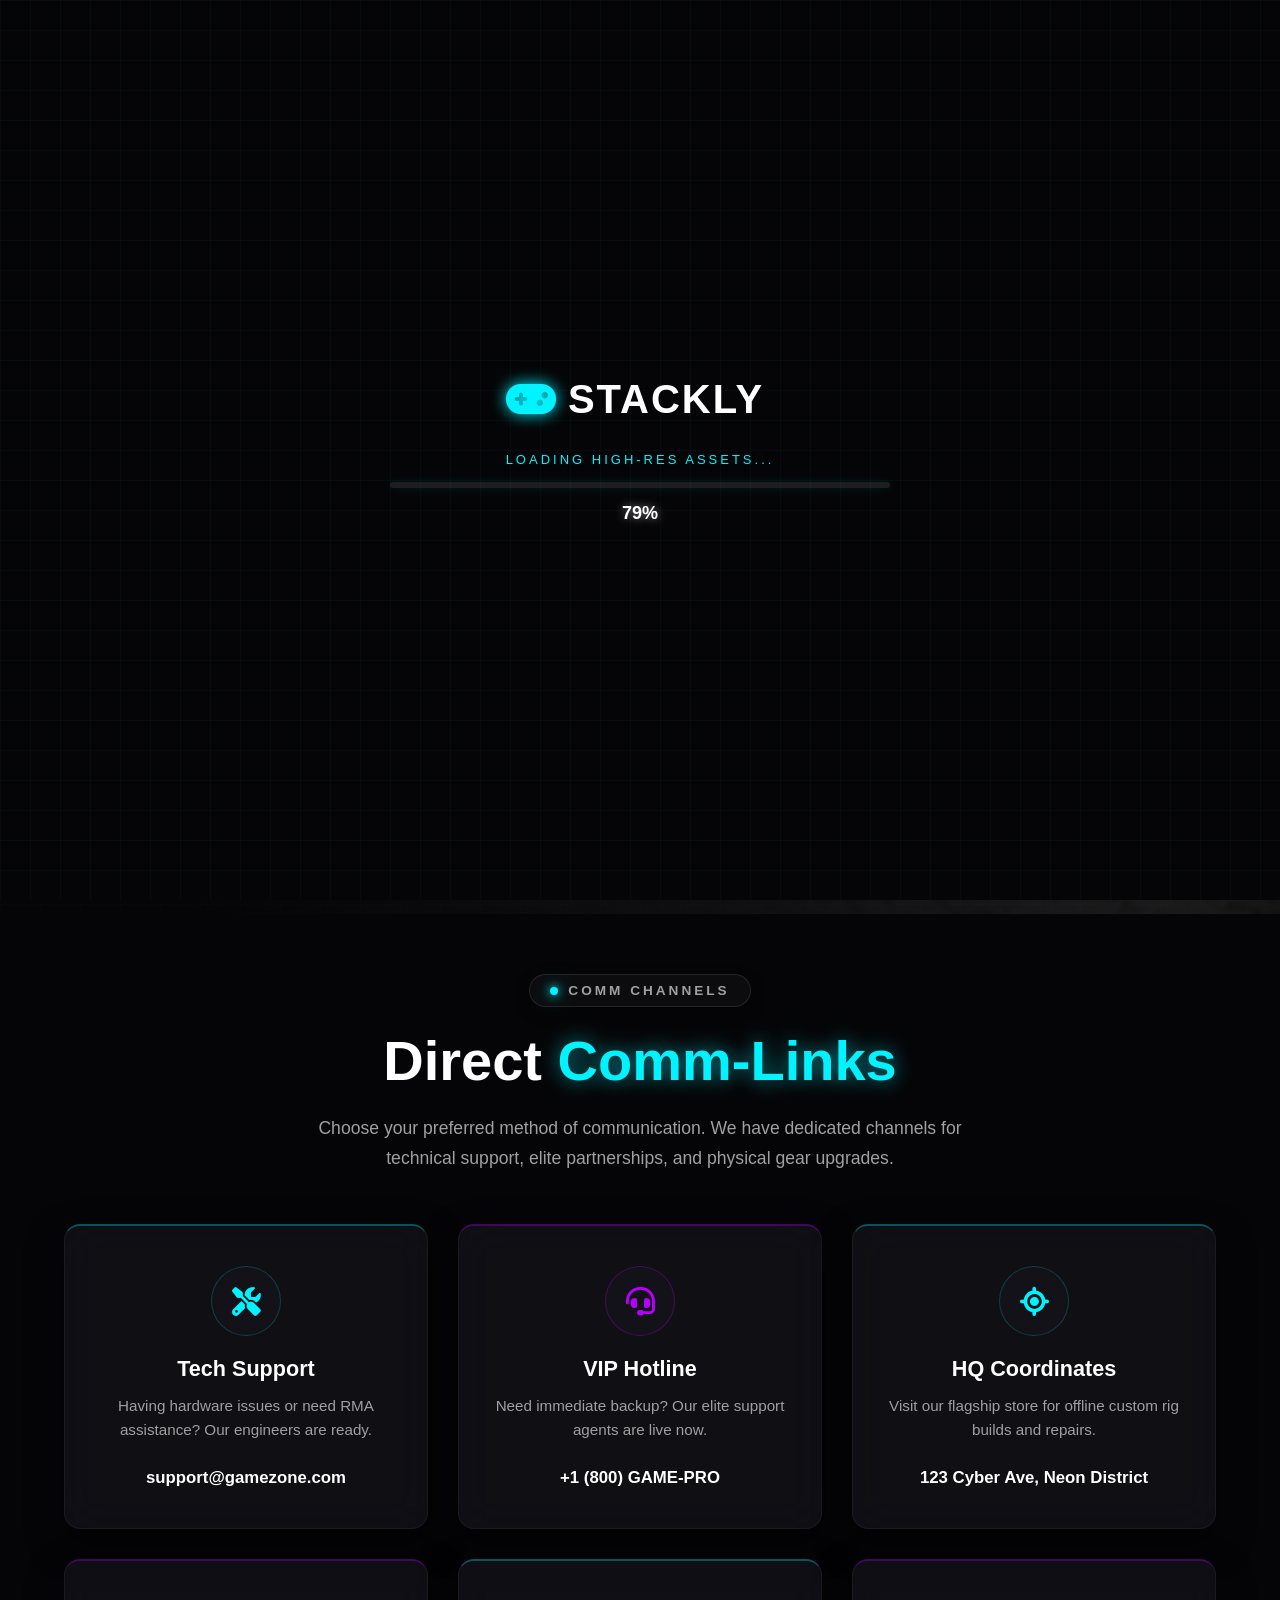
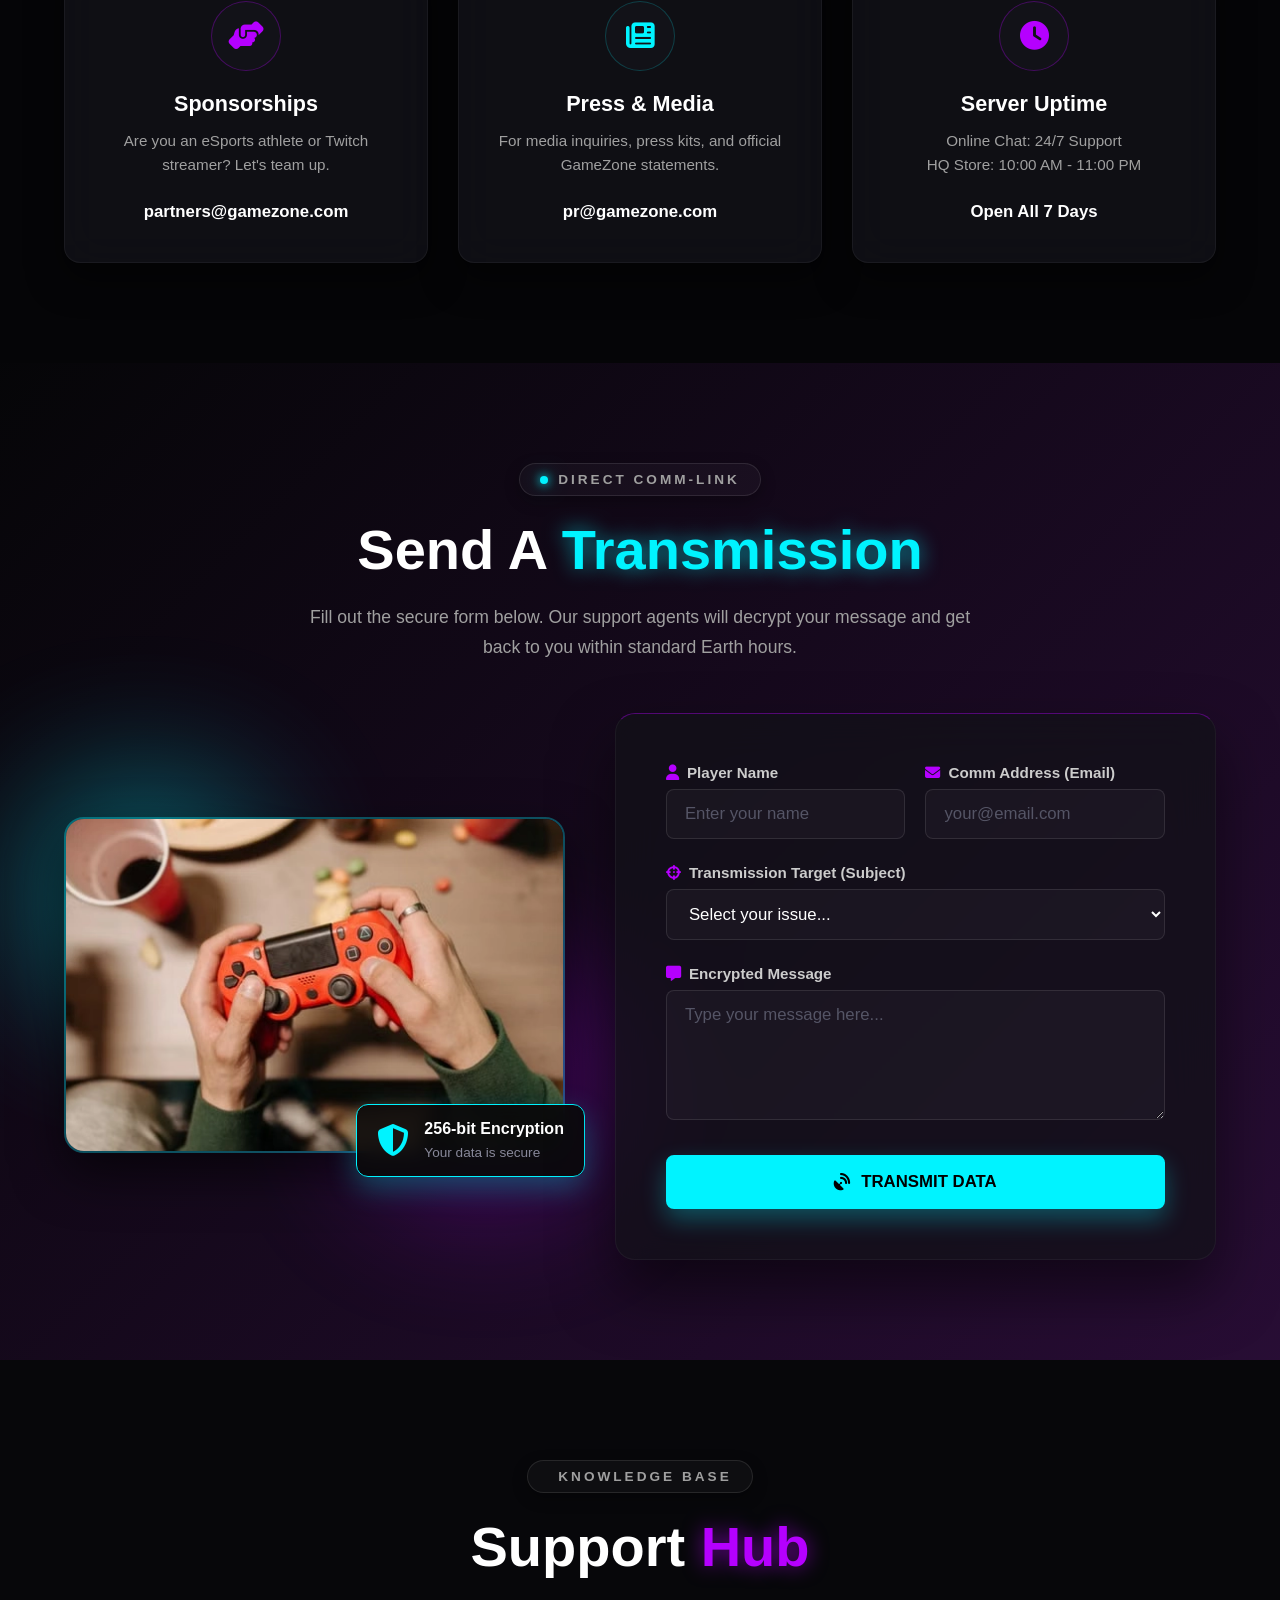
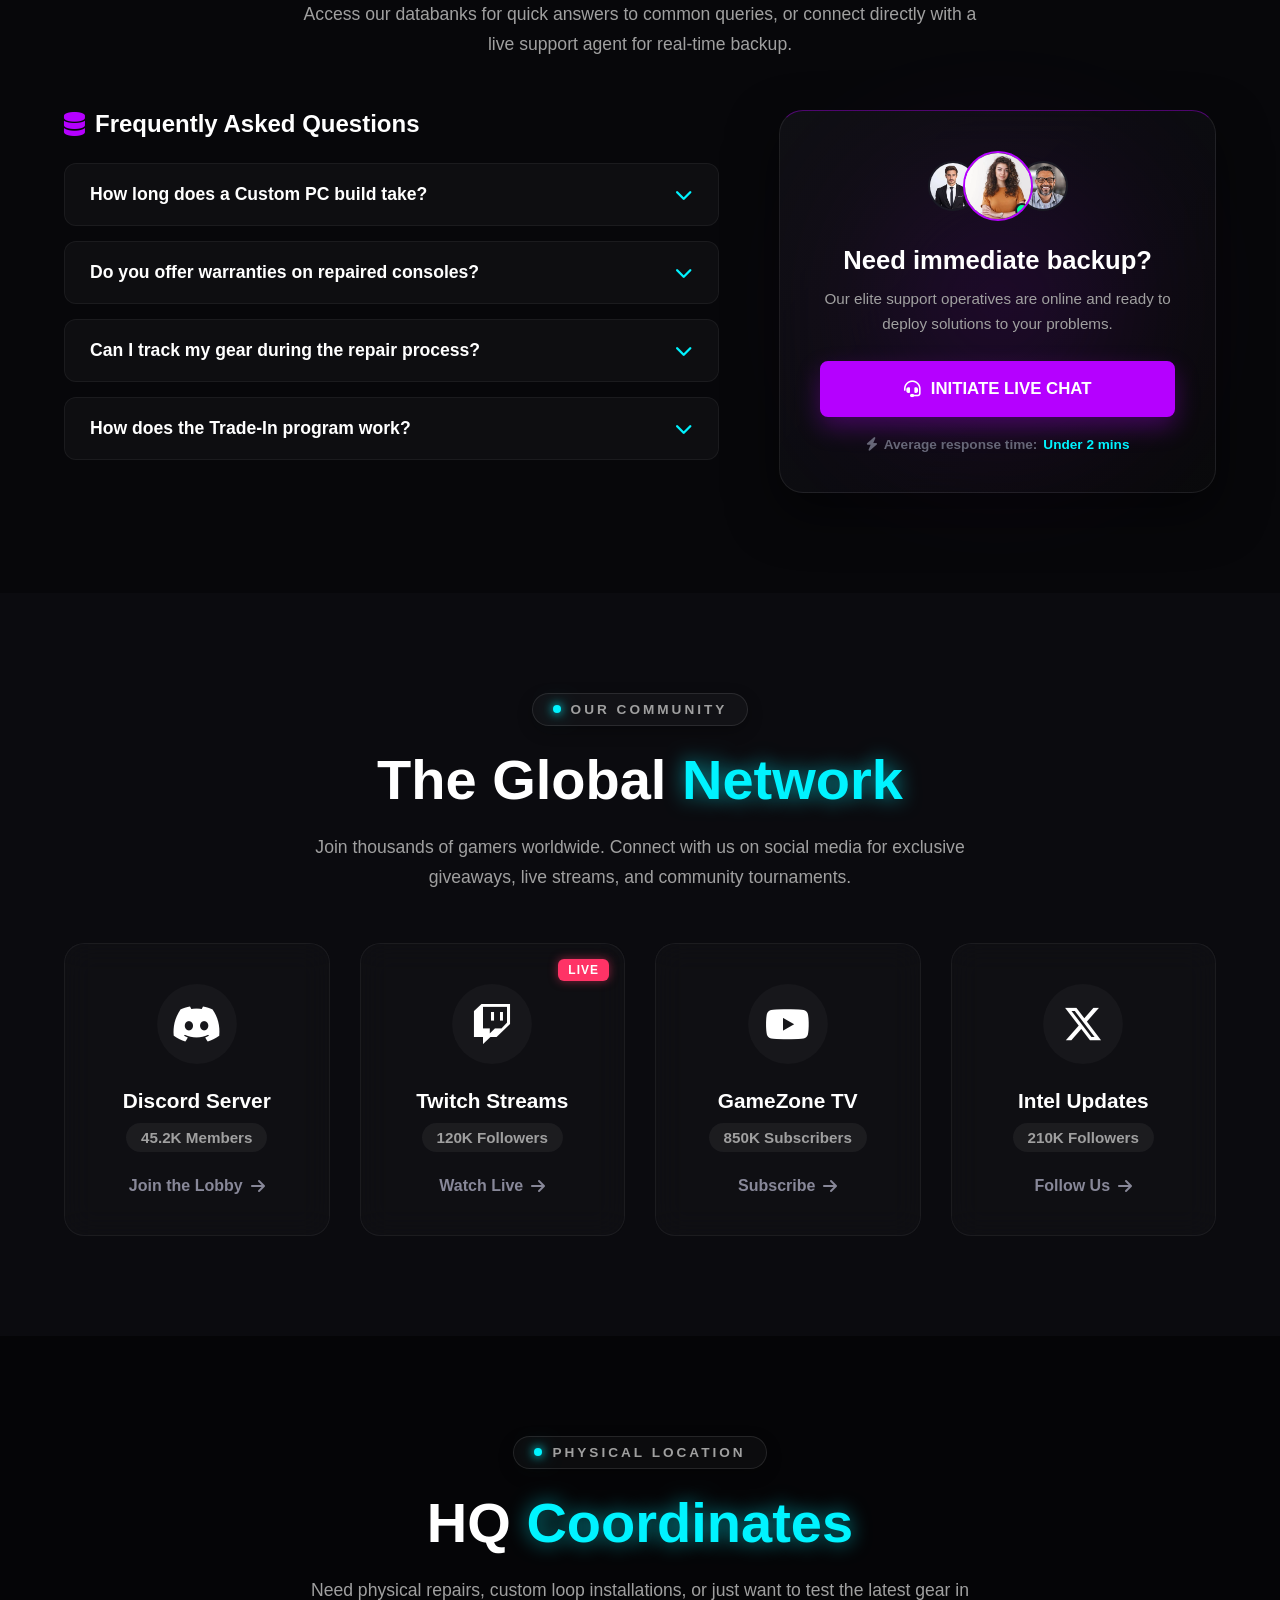
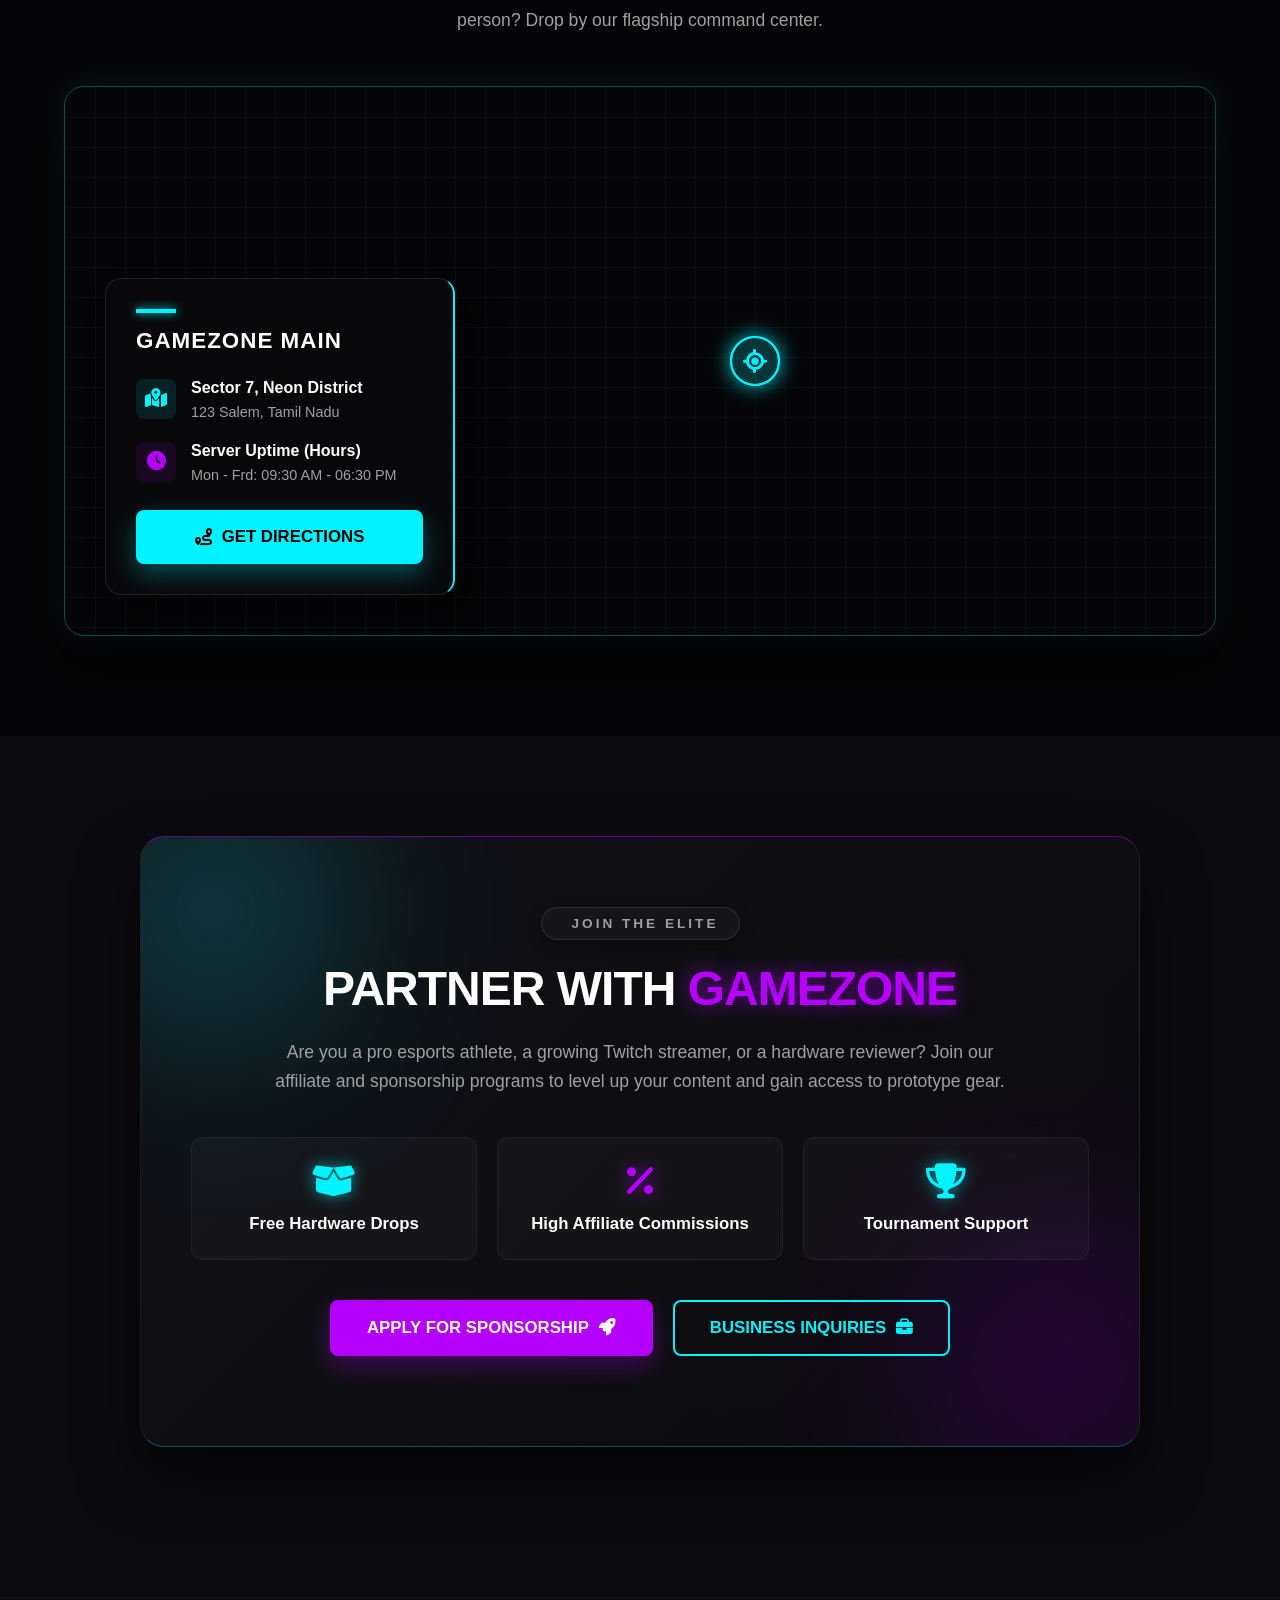
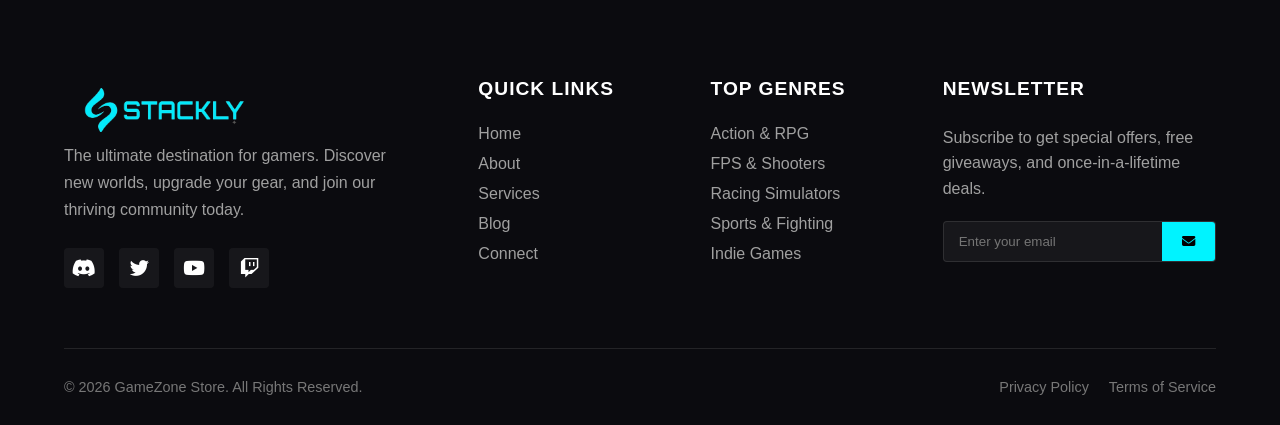
<file: contact.html>
<!DOCTYPE html>
<html lang="en">

<head>
    <meta charset="UTF-8">
    <meta name="viewport" content="width=device-width, initial-scale=1.0">
    <title>Contact</title>
    <link rel="stylesheet" href="https://cdnjs.cloudflare.com/ajax/libs/font-awesome/6.4.0/css/all.min.css">
    <link href="https://unpkg.com/aos@2.3.1/dist/aos.css" rel="stylesheet">
    <link rel="stylesheet" href="contact.css">
    <link rel="stylesheet" href="gaming.css">
</head>

<body>

    <div id="cyber-loader" class="cyber-loader-overlay">
        <div class="cyber-grid-bg"></div>
        <div class="loader-content">


            <div class="loader-logo">
                <i class="fa-solid fa-gamepad"></i> STACKLY<span class="neon-purple-text"></span>
            </div>


            <div class="loader-status" id="loader-status-text">INITIALIZING NEURAL LINK...</div>


            <div class="loader-bar-container">
                <div class="loader-bar-fill" id="loader-bar"></div>
            </div>


            <div class="loader-percentage" id="loader-percentage">0%</div>

        </div>
    </div>

    <header id="main-header">

        <a href="index.html" class="logo-container">
            <img src="./asset/logo_aqua.webp" alt="Company Logo" class="logo-img">
        </a>

        <nav>
            <ul class="nav-links" id="nav-links">
                <li><a href="index.html" class="nav-item ">Home</a></li>
                <li><a href="about.html" class="nav-item">About</a></li>
                <li><a href="Service.html" class="nav-item">Services</a></li>
                <li><a href="blog.html" class="nav-item">Blog</a></li>
                <li><a href="contact.html" class="nav-item active">Contact</a></li>
                <li><a href="login.html" class="nav-item login-btn"><i class="fa-solid fa-user"></i> Login</a></li>
            </ul>
        </nav>


        <div class="menu-toggle" id="menu-toggle">
            <i class="fa-solid fa-bars"></i>
        </div>
    </header>



    <section class="contact-hero-section" id="hero">


        <div class="hero-bg-image"></div>
        <div class="hero-bg-overlay"></div>
        <div class="cyber-grid"></div>

        <div class="contact-container">
            <div class="hero-grid-split">


                <div class="hero-text-side" data-aos="fade-right" data-aos-duration="1200">


                    <h1 class="hero-main-title">
                        The Command <br>
                        <span class="text-glow-purple-fixed">Center</span>
                    </h1>

                    <p class="hero-desc">
                        Whether you need hardware support, order tracking, or want to partner with us, our elite comms
                        team is online and ready to assist 24/7.
                    </p>

                    <div class="hero-action-buttons">
                        <a href="404.html" class="btn-primary-cyan-fixed">
                            Send Message <i class="fa-solid fa-paper-plane"></i>
                        </a>
                        <a href="404.html" class="btn-outline-purple-fixed">
                            Live Support <i class="fa-solid fa-headset"></i>
                        </a>
                    </div>
                </div>


                <div class="hero-image-side" data-aos="fade-left" data-aos-duration="1200" data-aos-delay="200">
                    <div class="hero-img-glass-card">

                        <div class="hero-img-glow cyan-glow-pos"></div>
                        <div class="hero-img-glow purple-glow-pos"></div>

                        <img src="./asset/g15.webp" alt="Cyberpunk Command Center">


                        <div class="hero-live-badge">
                            <i class="fa-solid fa-circle-dot"></i> COMMS ONLINE
                        </div>
                    </div>
                </div>

            </div>
        </div>
    </section>




    <section class="comm-links-section" id="comm-links">
        <div class="contact-container">


            <div class="core-header-center mb-50" data-aos="fade-up" data-aos-duration="1000">
                <div class="core-badge-fixed">
                    <span class="dot cyan-dot-fixed"></span> COMM CHANNELS
                </div>
                <h2 class="core-title-fixed">Direct <span class="text-glow-cyan-fixed">Comm-Links</span></h2>
                <p class="core-subtitle-fixed">
                    Choose your preferred method of communication. We have dedicated channels for technical support,
                    elite partnerships, and physical gear upgrades.
                </p>
            </div>

            <div class="comm-grid-extended">


                <div class="comm-card cyan-comm" data-aos="fade-up" data-aos-delay="100">
                    <div class="comm-icon"><i class="fa-solid fa-screwdriver-wrench"></i></div>
                    <h3 class="comm-title-fixed">Tech Support</h3>
                    <p class="comm-desc-fixed">Having hardware issues or need RMA assistance? Our engineers are ready.
                    </p>
                    <a href="404.html" class="comm-link">support@gamezone.com</a>
                </div>


                <div class="comm-card purple-comm" data-aos="fade-up" data-aos-delay="200">
                    <div class="comm-icon"><i class="fa-solid fa-headset"></i></div>
                    <h3 class="comm-title-fixed">VIP Hotline</h3>
                    <p class="comm-desc-fixed">Need immediate backup? Our elite support agents are live now.</p>
                    <a href="404.html" class="comm-link">+1 (800) GAME-PRO</a>
                </div>


                <div class="comm-card cyan-comm" data-aos="fade-up" data-aos-delay="300">
                    <div class="comm-icon"><i class="fa-solid fa-location-crosshairs"></i></div>
                    <h3 class="comm-title-fixed">HQ Coordinates</h3>
                    <p class="comm-desc-fixed">Visit our flagship store for offline custom rig builds and repairs.</p>
                    <span class="comm-link">123 Cyber Ave, Neon District</span>
                </div>


                <div class="comm-card purple-comm" data-aos="fade-up" data-aos-delay="400">
                    <div class="comm-icon"><i class="fa-solid fa-handshake-angle"></i></div>
                    <h3 class="comm-title-fixed">Sponsorships</h3>
                    <p class="comm-desc-fixed">Are you an eSports athlete or Twitch streamer? Let's team up.</p>
                    <a href="404.html" class="comm-link">partners@gamezone.com</a>
                </div>


                <div class="comm-card cyan-comm" data-aos="fade-up" data-aos-delay="500">
                    <div class="comm-icon"><i class="fa-solid fa-newspaper"></i></div>
                    <h3 class="comm-title-fixed">Press & Media</h3>
                    <p class="comm-desc-fixed">For media inquiries, press kits, and official GameZone statements.</p>
                    <a href="404.html" class="comm-link">pr@gamezone.com</a>
                </div>


                <div class="comm-card purple-comm" data-aos="fade-up" data-aos-delay="600">
                    <div class="comm-icon"><i class="fa-solid fa-clock"></i></div>
                    <h3 class="comm-title-fixed">Server Uptime</h3>
                    <p class="comm-desc-fixed">Online Chat: 24/7 Support <br> HQ Store: 10:00 AM - 11:00 PM</p>
                    <span class="comm-link">Open All 7 Days</span>
                </div>

            </div>
        </div>
    </section>




    <section class="transmission-section" id="contact-form">


        <div class="transmission-bg"></div>
        <div class="transmission-overlay"></div>

        <div class="contact-container">


            <div class="core-header-center" data-aos="fade-down" data-aos-duration="1000">
                <div class="core-badge-fixed">
                    <span class="dot cyan-dot-fixed"></span> DIRECT COMM-LINK
                </div>
                <h2 class="core-title-fixed">Send a <span class="text-glow-cyan-fixed">Transmission</span></h2>
                <p class="core-subtitle-fixed">
                    Fill out the secure form below. Our support agents will decrypt your message and get back to you
                    within standard Earth hours.
                </p>
            </div>


            <div class="transmission-layout">


                <div class="transmission-image-side" data-aos="fade-right" data-aos-duration="1200">
                    <div class="trans-img-wrapper">
                        <div class="glow-behind-img cyan-pos"></div>
                        <div class="glow-behind-img purple-pos"></div>

                        <img src="./asset/g13.webp" alt="Gamer Support Agent">


                        <div class="floating-data-card">
                            <i class="fa-solid fa-shield-halved"></i>
                            <div>
                                <h4>256-bit Encryption</h4>
                                <span>Your data is secure</span>
                            </div>
                        </div>
                    </div>
                </div>


                <div class="transmission-form-side" data-aos="fade-left" data-aos-duration="1200" data-aos-delay="200">


                    <form id="transmissionForm" class="trans-form" novalidate>

                        <div class="form-row-trans">

                            <div class="trans-group" id="transNameGroup">
                                <label><i class="fa-solid fa-user"></i> Player Name</label>
                                <input type="text" id="transName" placeholder="Enter your name">
                                <small class="trans-error">Name is required!</small>
                            </div>


                            <div class="trans-group" id="transEmailGroup">
                                <label><i class="fa-solid fa-envelope"></i> Comm Address (Email)</label>
                                <input type="email" id="transEmail" placeholder="your@email.com">
                                <small class="trans-error">Valid email required!</small>
                            </div>
                        </div>


                        <div class="trans-group" id="transSubjectGroup">
                            <label><i class="fa-solid fa-crosshairs"></i> Transmission Target (Subject)</label>
                            <select id="transSubject">
                                <option value="" disabled selected>Select your issue...</option>
                                <option value="hardware">Hardware Repair / RMA</option>
                                <option value="order">Order Tracking</option>
                                <option value="partnership">Sponsorship / Partnership</option>
                                <option value="other">General Inquiry</option>
                            </select>
                            <small class="trans-error">Please select a subject!</small>
                        </div>


                        <div class="trans-group" id="transMsgGroup">
                            <label><i class="fa-solid fa-message"></i> Encrypted Message</label>
                            <textarea id="transMsg" rows="5" placeholder="Type your message here..."></textarea>
                            <small class="trans-error">Message must be at least 15 characters.</small>
                        </div>


                        <div class="trans-success-alert" id="transSuccess">
                            <i class="fa-solid fa-circle-check"></i> Transmission Sent Successfully! We will respond
                            shortly.
                        </div>


                        <button type="submit" class="btn-primary-cyan-fixed full-width-btn mt-10">
                            <i class="fa-solid fa-satellite-dish"></i> Transmit Data
                        </button>

                    </form>
                </div>

            </div>
        </div>
    </section>



    <section class="support-hub-section" id="support-hub">
        <div class="contact-container">


            <div class="core-header-center" data-aos="fade-up" data-aos-duration="1000">
                <div class="core-badge-fixed">
                    <span class="dot purple-dot-fixed"></span> KNOWLEDGE BASE
                </div>
                <h2 class="core-title-fixed">Support <span class="text-glow-purple-fixed">Hub</span></h2>
                <p class="core-subtitle-fixed">
                    Access our databanks for quick answers to common queries, or connect directly with a live support
                    agent for real-time backup.
                </p>
            </div>

            <div class="support-layout">


                <div class="faq-container" data-aos="fade-right" data-aos-duration="1200">
                    <h3 class="support-sub-title"><i class="fa-solid fa-database"></i> Frequently Asked Questions</h3>

                    <div class="faq-list">

                        <div class="faq-item">
                            <div class="faq-question">
                                <span>How long does a Custom PC build take?</span>
                                <i class="fa-solid fa-chevron-down faq-icon"></i>
                            </div>
                            <div class="faq-answer">
                                <p>Standard builds are completed and tested within 5-7 business days. For Forge Elite
                                    custom liquid loops, please allow up to 14 days for rigorous stress testing and leak
                                    checks.</p>
                            </div>
                        </div>


                        <div class="faq-item">
                            <div class="faq-question">
                                <span>Do you offer warranties on repaired consoles?</span>
                                <i class="fa-solid fa-chevron-down faq-icon"></i>
                            </div>
                            <div class="faq-answer">
                                <p>Yes! Every console repaired in our Medbay comes with a 90-day comprehensive warranty
                                    covering the specific parts replaced and the labor involved.</p>
                            </div>
                        </div>


                        <div class="faq-item">
                            <div class="faq-question">
                                <span>Can I track my gear during the repair process?</span>
                                <i class="fa-solid fa-chevron-down faq-icon"></i>
                            </div>
                            <div class="faq-answer">
                                <p>Absolutely. Once you hand over your hardware, you will receive a unique tracker ID.
                                    You can use it in our portal to see live updates (e.g., Diagnosing, Repairing,
                                    Ready).</p>
                            </div>
                        </div>


                        <div class="faq-item">
                            <div class="faq-question">
                                <span>How does the Trade-In program work?</span>
                                <i class="fa-solid fa-chevron-down faq-icon"></i>
                            </div>
                            <div class="faq-answer">
                                <p>Bring your old hardware to our store or ship it to us. Our technicians will evaluate
                                    it within 24 hours and offer you store credit or cash based on the current market
                                    value.</p>
                            </div>
                        </div>
                    </div>
                </div>


                <div class="live-chat-container" data-aos="fade-left" data-aos-duration="1200" data-aos-delay="200">
                    <div class="chat-glass-card">

                        <div class="glow-bg-chat"></div>

                        <div class="chat-avatars">
                            <div class="avatar-box">
                                <img src="./asset/man1.webp" alt="Support Agent 1">
                            </div>
                            <div class="avatar-box main-avatar">
                                <img src="./asset/woman1.webp" alt="Lead Agent">
                                <span class="online-indicator"></span>
                            </div>
                            <div class="avatar-box">
                                <img src="./asset/man2.webp" alt="Support Agent 2">
                            </div>
                        </div>

                        <h3 class="chat-title-fixed">Need immediate backup?</h3>
                        <p class="chat-desc-fixed">Our elite support operatives are online and ready to deploy solutions
                            to your problems.</p>

                        <a href="404.html" class="btn-primary-purple-fixed full-width-btn"
                            onclick="alert('Initiating Secure Chat Protocol...')">
                            <i class="fa-solid fa-headset"></i> Initiate Live Chat
                        </a>

                        <span class="chat-status"><i class="fa-solid fa-bolt"></i> Average response time: <span
                                class="cyan-text-chat">Under 2 mins</span></span>
                    </div>
                </div>

            </div>
        </div>
    </section>




    <section class="global-network-section" id="social-network">
        <div class="contact-container">


            <div class="core-header-center" data-aos="fade-down" data-aos-duration="1000">
                <div class="core-badge-fixed">
                    <span class="dot cyan-dot-fixed"></span> OUR COMMUNITY
                </div>
                <h2 class="core-title-fixed">The Global <span class="text-glow-cyan-fixed">Network</span></h2>
                <p class="core-subtitle-fixed">
                    Join thousands of gamers worldwide. Connect with us on social media for exclusive giveaways, live
                    streams, and community tournaments.
                </p>
            </div>


            <div class="social-grid">


                <a href="404.html" class="social-card purple-hover" data-aos="zoom-in" data-aos-delay="100">
                    <div class="social-icon-box">
                        <i class="fa-brands fa-discord"></i>
                    </div>
                    <h3 class="social-title">Discord Server</h3>
                    <span class="social-stats">45.2K Members</span>
                    <div class="social-action">Join the Lobby <i class="fa-solid fa-arrow-right"></i></div>
                </a>


                <a href="404.html" class="social-card purple-hover" data-aos="zoom-in" data-aos-delay="200">
                    <div class="live-pulse-badge">LIVE</div>
                    <div class="social-icon-box">
                        <i class="fa-brands fa-twitch"></i>
                    </div>
                    <h3 class="social-title">Twitch Streams</h3>
                    <span class="social-stats">120K Followers</span>
                    <div class="social-action">Watch Live <i class="fa-solid fa-arrow-right"></i></div>
                </a>


                <a href="404.html" class="social-card cyan-hover" data-aos="zoom-in" data-aos-delay="300">
                    <div class="social-icon-box">
                        <i class="fa-brands fa-youtube"></i>
                    </div>
                    <h3 class="social-title">GameZone TV</h3>
                    <span class="social-stats">850K Subscribers</span>
                    <div class="social-action">Subscribe <i class="fa-solid fa-arrow-right"></i></div>
                </a>


                <a href="404.html" class="social-card cyan-hover" data-aos="zoom-in" data-aos-delay="400">
                    <div class="social-icon-box">
                        <i class="fa-brands fa-x-twitter"></i>
                    </div>
                    <h3 class="social-title">Intel Updates</h3>
                    <span class="social-stats">210K Followers</span>
                    <div class="social-action">Follow Us <i class="fa-solid fa-arrow-right"></i></div>
                </a>

            </div>

        </div>
    </section>




    <section class="hq-map-section" id="hq-coordinates">
        <div class="contact-container">

            <div class="core-header-center" data-aos="fade-up" data-aos-duration="1000">
                <div class="core-badge-fixed">
                    <span class="dot cyan-dot-fixed"></span> PHYSICAL LOCATION
                </div>
                <h2 class="core-title-fixed">HQ <span class="text-glow-cyan-fixed">Coordinates</span></h2>
                <p class="core-subtitle-fixed">
                    Need physical repairs, custom loop installations, or just want to test the latest gear in person?
                    Drop by our flagship command center.
                </p>
            </div>

            <div class="cyber-map-container" data-aos="zoom-in" data-aos-duration="1200" data-aos-delay="200">

                <iframe class="map-iframe-bg" src="https://www.google.com/maps/embed?pb=!1m18!1m12!1m3!1d3907.161609877049!2d78.17140487386634!3d11.682956588526372!2m3!1f0!2f0!3f0!3m2!1i1024!2i768!4f13.1!3m3!1m2!1s0x3babefef7fd970bb%3A0xe11aef1a71994f9!2sStackly!5e0!3m2!1sen!2sin!4v1781692635052!5m2!1sen!2sin%22
                        width=" 100%" height="100%" style="border:0;" allowfullscreen="" loading="lazy"
                    referrerpolicy="no-referrer-when-downgrade" class="cm-iframe dark-mode-map">
                </iframe>


                <div class="map-grid-overlay"></div>

                <div class="map-marker-wrapper">
                    <div class="marker-pulse-ring"></div>
                    <div class="marker-dot">
                        <i class="fa-solid fa-location-crosshairs"></i>
                    </div>
                </div>


                <div class="map-hud-card">
                    <div class="hud-glitch-bar"></div>
                    <h3 class="hud-title-fixed">GameZone Main </h3>

                    <div class="hud-info-list">
                        <div class="hud-info-item">
                            <div class="hud-icon"><i class="fa-solid fa-map-location-dot"></i></div>
                            <div class="hud-text">
                                <h4>Sector 7, Neon District</h4>
                                <p>123 Salem, Tamil Nadu</p>
                            </div>
                        </div>

                        <div class="hud-info-item">
                            <div class="hud-icon purple-icon"><i class="fa-solid fa-clock"></i></div>
                            <div class="hud-text">
                                <h4>Server Uptime (Hours)</h4>
                                <p>Mon - Frd: 09:30 AM - 06:30 PM</p>
                            </div>
                        </div>
                    </div>

                    <a href="404.html" class="btn-primary-cyan-fixed full-width-btn mt-20">
                        <i class="fa-solid fa-route"></i> Get Directions
                    </a>
                </div>

            </div>
        </div>
    </section>


    <section class="partnership-section" id="partner">
        <div class="contact-container">


            <div class="partner-glass-banner" data-aos="zoom-in-up" data-aos-duration="1200">


                <div class="partner-ambient cyan-amb"></div>
                <div class="partner-ambient purple-amb"></div>

                <div class="partner-content">
                    <div class="core-badge-fixed justify-center">
                        <span class="dot purple-dot-fixed"></span> JOIN THE ELITE
                    </div>

                    <h2 class="partner-title-fixed">Partner With <span class="text-glow-purple-fixed">GameZone</span>
                    </h2>

                    <p class="partner-desc-fixed">
                        Are you a pro esports athlete, a growing Twitch streamer, or a hardware reviewer? Join our
                        affiliate and sponsorship programs to level up your content and gain access to prototype gear.
                    </p>


                    <div class="partner-perks-grid">
                        <div class="perk-box">
                            <i class="fa-solid fa-box-open perk-icon cyan-icon-glow"></i>
                            <h4>Free Hardware Drops</h4>
                        </div>
                        <div class="perk-box">
                            <i class="fa-solid fa-percent perk-icon purple-icon-glow"></i>
                            <h4>High Affiliate Commissions</h4>
                        </div>
                        <div class="perk-box">
                            <i class="fa-solid fa-trophy perk-icon cyan-icon-glow"></i>
                            <h4>Tournament Support</h4>
                        </div>
                    </div>


                    <div class="partner-action-buttons">
                        <a href="404.html" class="btn-primary-purple-fixed">
                            Apply for Sponsorship <i class="fa-solid fa-rocket"></i>
                        </a>
                        <a href="404.html" class="btn-outline-cyan-fixed">
                            Business Inquiries <i class="fa-solid fa-briefcase"></i>
                        </a>
                    </div>
                </div>

            </div>

        </div>
    </section>



    <footer class="main-footer">
        <div class="footer-container">


            <div class="footer-top">

                <div class="footer-col brand-col">
                    <a href="index.html" class="logo-container">
                        <img src="./asset/logo_aqua.webp" alt="Company Logo" class="logo-img">
                    </a>
                    <p>The ultimate destination for gamers. Discover new worlds, upgrade your gear, and join our
                        thriving community today.</p>
                    <div class="social-links">
                        <a href="404.html" class="social-icon"><i class="fa-brands fa-discord"></i></a>
                        <a href="404.html" class="social-icon"><i class="fa-brands fa-twitter"></i></a>
                        <a href="404.html" class="social-icon"><i class="fa-brands fa-youtube"></i></a>
                        <a href="404.html" class="social-icon"><i class="fa-brands fa-twitch"></i></a>
                    </div>
                </div>


                <div class="footer-col">
                    <h4>Quick Links</h4>
                    <ul>
                        <li><a href="index.html">Home</a></li>
                        <li><a href="about.html">About</a></li>
                        <li><a href="Service.html">Services</a></li>
                        <li><a href="blog.html">Blog</a></li>
                        <li><a href="contact.html">Connect</a></li>
                    </ul>
                </div>


                <div class="footer-col">
                    <h4>Top Genres</h4>
                    <ul>
                        <li><a href="404.html">Action & RPG</a></li>
                        <li><a href="404.html">FPS & Shooters</a></li>
                        <li><a href="404.html">Racing Simulators</a></li>
                        <li><a href="404.html">Sports & Fighting</a></li>
                        <li><a href="404.html">Indie Games</a></li>
                    </ul>
                </div>


                <div class="footer-col newsletter-col">
                    <h4>Newsletter</h4>
                    <p>Subscribe to get special offers, free giveaways, and once-in-a-lifetime deals.</p>
                    <form class="newsletter-form" id="newsletterForm" novalidate>
                        <input type="email" id="newsletterEmail" placeholder="Enter your email">
                        <button type="submit"><i class="fa-solid fa-envelope"></i></button>
                    </form>

                    <div id="newsletterMsg" class="form-msg"></div>
                </div>
            </div>


            <div class="footer-bottom">
                <p>&copy; 2026 GameZone Store. All Rights Reserved.</p>
                <div class="footer-legal">
                    <a href="404.html">Privacy Policy</a>
                    <a href="404.html">Terms of Service</a>
                </div>
            </div>

        </div>
    </footer>





    <script src="https://unpkg.com/aos@2.3.1/dist/aos.js"></script>
    <script src="main.js"></script>

    <script>

        document.addEventListener('DOMContentLoaded', function () {
            AOS.init({
                once: true,
                offset: 100
            });
        });
    </script>

    <script>

        document.addEventListener("DOMContentLoaded", function () {
            const transForm = document.getElementById('transmissionForm');

            if (transForm) {
                const tName = document.getElementById('transName');
                const tEmail = document.getElementById('transEmail');
                const tSubject = document.getElementById('transSubject');
                const tMsg = document.getElementById('transMsg');
                const tSuccess = document.getElementById('transSuccess');


                function showError(inputElement, groupID) {
                    const group = document.getElementById(groupID);
                    group.classList.add('error');
                    group.querySelector('.trans-error').style.display = 'block';
                }


                function removeError(inputElement, groupID) {
                    const group = document.getElementById(groupID);
                    group.classList.remove('error');
                    group.querySelector('.trans-error').style.display = 'none';
                }


                [tName, tEmail, tSubject, tMsg].forEach(input => {
                    input.addEventListener('input', function () {
                        removeError(this, this.id + 'Group');
                    });
                });


                transForm.addEventListener('submit', function (e) {
                    e.preventDefault();
                    let isValid = true;


                    const emailRegex = /^[^@]+@[^@]+\.[a-zA-Z]{2,}$/;


                    if (tName.value.trim() === '') {
                        showError(tName, 'transNameGroup');
                        isValid = false;
                    }


                    if (!emailRegex.test(tEmail.value.trim())) {
                        showError(tEmail, 'transEmailGroup');
                        isValid = false;
                    }


                    if (tSubject.value === '') {
                        showError(tSubject, 'transSubjectGroup');
                        isValid = false;
                    }


                    if (tMsg.value.trim().length < 15) {
                        showError(tMsg, 'transMsgGroup');
                        isValid = false;
                    }


                    if (isValid) {
                        tSuccess.style.display = 'flex';


                        setTimeout(() => {
                            transForm.reset();
                            tSuccess.style.display = 'none';
                            window.location.href = '404.html'
                        }, 4000);
                    }
                });
            }
        });






        document.addEventListener("DOMContentLoaded", function () {
            const faqItems = document.querySelectorAll('.faq-item');

            faqItems.forEach(item => {
                const question = item.querySelector('.faq-question');

                question.addEventListener('click', () => {

                    faqItems.forEach(otherItem => {
                        if (otherItem !== item && otherItem.classList.contains('active')) {
                            otherItem.classList.remove('active');
                        }
                    });


                    item.classList.toggle('active');
                });
            });
        });
    </script>

</body>

</html>
</file>
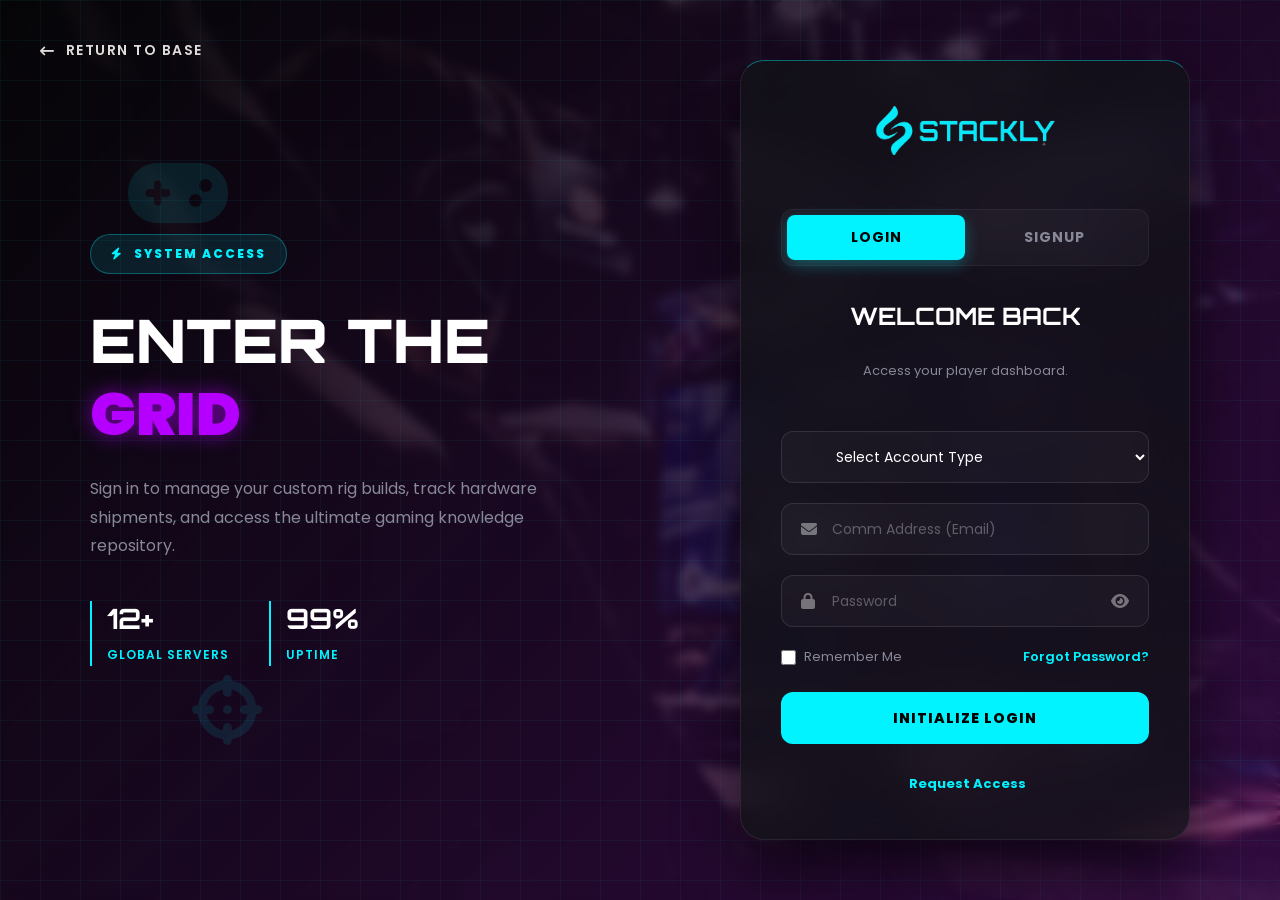
<file: login.html>
<!DOCTYPE html>
<html lang="en">

<head>
    <meta charset="UTF-8">
    <meta name="viewport" content="width=device-width, initial-scale=1.0, maximum-scale=1.0, user-scalable=no">
    <title>GameZone | Player Portal</title>


    <link rel="stylesheet" href="https://cdnjs.cloudflare.com/ajax/libs/font-awesome/6.5.1/css/all.min.css">
    <link
        href="https://fonts.googleapis.com/css2?family=Orbitron:wght@400;700;900&family=Poppins:wght@400;500;600;700&display=swap"
        rel="stylesheet">


    <link rel="stylesheet" href="login.css">
</head>

<body>


    <div class="bg-image"></div>
    <div class="bg-overlay"></div>
    <div class="cyber-grid"></div>


    <div class="floating floating-1"><i class="fa-solid fa-gamepad"></i></div>
    <div class="floating floating-2"><i class="fa-solid fa-headset"></i></div>
    <div class="floating floating-3"><i class="fa-solid fa-crosshairs"></i></div>

    <a href="index.html" class="back-home">
        <i class="fa-solid fa-arrow-left-long"></i> <span>Return to Base</span>
    </a>

    <div class="auth-wrapper">


        <div class="auth-left">
            <span class="brand-badge"><i class="fa-solid fa-bolt"></i> SYSTEM ACCESS</span>
            <h1>Enter the <br><span class="neon-text">Grid</span></h1>
            <p>Sign in to manage your custom rig builds, track hardware shipments, and access the ultimate gaming
                knowledge repository.</p>
            <div class="brand-stats">
                <div class="stat">
                    <h2>12+</h2><span>Global Servers</span>
                </div>
                <div class="stat">
                    <h2>99%</h2><span>Uptime</span>
                </div>
            </div>
        </div>


        <div class="auth-card">
            <div class="logo">
                <div class="logo">
                <img src="./asset/logo_aqua.webp" alt="Company Logo" class="logo-img">
            </div>
            </div>

            <div class="tab-buttons">
                <button class="active" id="loginBtn"> Login</button>
                <button id="signupBtn">Signup</button>
            </div>


            <form id="loginForm" novalidate>
                <h2>Welcome Back</h2>
                <p class="subtitle">Access your player dashboard.</p>

                <select id="loginRole" required>
                    <option value="" disabled selected>Select Account Type</option>
                    <option value="admin">System Admin</option>
                    <option value="user">Player / User</option>
                </select>

                <div class="input-box">
                    <i class="fa-solid fa-envelope"></i>
                    <input type="email" id="loginEmail" placeholder="Comm Address (Email)" required>
                </div>
                <span class="error-msg" id="loginEmailError"></span>

                <div class="password-box">
                    <i class="fa-solid fa-lock lock-icon"></i>
                    <input type="password" id="loginPassword" placeholder="Password" required>
                    <i class="fa-solid fa-eye toggle-password"></i>
                </div>
                <span class="error-msg" id="loginPasswordError"></span>

                <div class="options">
                    <label class="remember-me"><input type="checkbox" id="rememberMe"> Remember Me</label>
                    <a href="404.html">Forgot Password?</a>
                </div>

                <button class="main-btn" type="submit">Initialize Login</button>

                <a  class="bottom-text"> <span id="showSignup">Request Access</span></a>
            </form>


            <form id="signupForm" class="hidden" novalidate>
                <h2>Join the Network</h2>
                <p class="subtitle">Create your identity to start looting.</p>

                <select id="signupRole" required>
                    <option value="" disabled selected>Select Account Type</option>
                    <option value="admin">System Admin</option>
                    <option value="user">Player / User</option>
                </select>

                <div class="input-box">
                    <i class="fa-solid fa-user"></i>
                    <input type="text" id="signupName" placeholder="Gamer Tag (Full Name)" required>
                </div>
                <span class="error-msg" id="signupNameError"></span>

                <div class="input-box">
                    <i class="fa-solid fa-envelope"></i>
                    <input type="email" id="signupEmail" placeholder="Comm Address (Email)" required>
                </div>
                <span class="error-msg" id="signupEmailError"></span>

                <div class="password-box">
                    <i class="fa-solid fa-lock lock-icon"></i>
                    <input type="password" id="signupPassword" class="password" placeholder="Password" required>
                    <i class="fa-solid fa-eye toggle-password"></i>
                </div>
                <span class="error-msg" id="signupPasswordError"></span>

                <div class="password-box">
                    <i class="fa-solid fa-lock lock-icon"></i>
                    <input type="password" id="signupConfirmPassword" class="password" placeholder="Confirm Password"
                        required>
                    <i class="fa-solid fa-eye toggle-password"></i>
                </div>
                <span class="error-msg" id="signupConfirmError"></span>

                <button type="submit" class="main-btn">Create Identity</button>

                 <a  class="bottom-text"> <span id="showLogin">Have Access?</span></a>
             

                
            </form>
        </div>
    </div>


    <script src="login.js"></script>
</body>

</html>
</file>
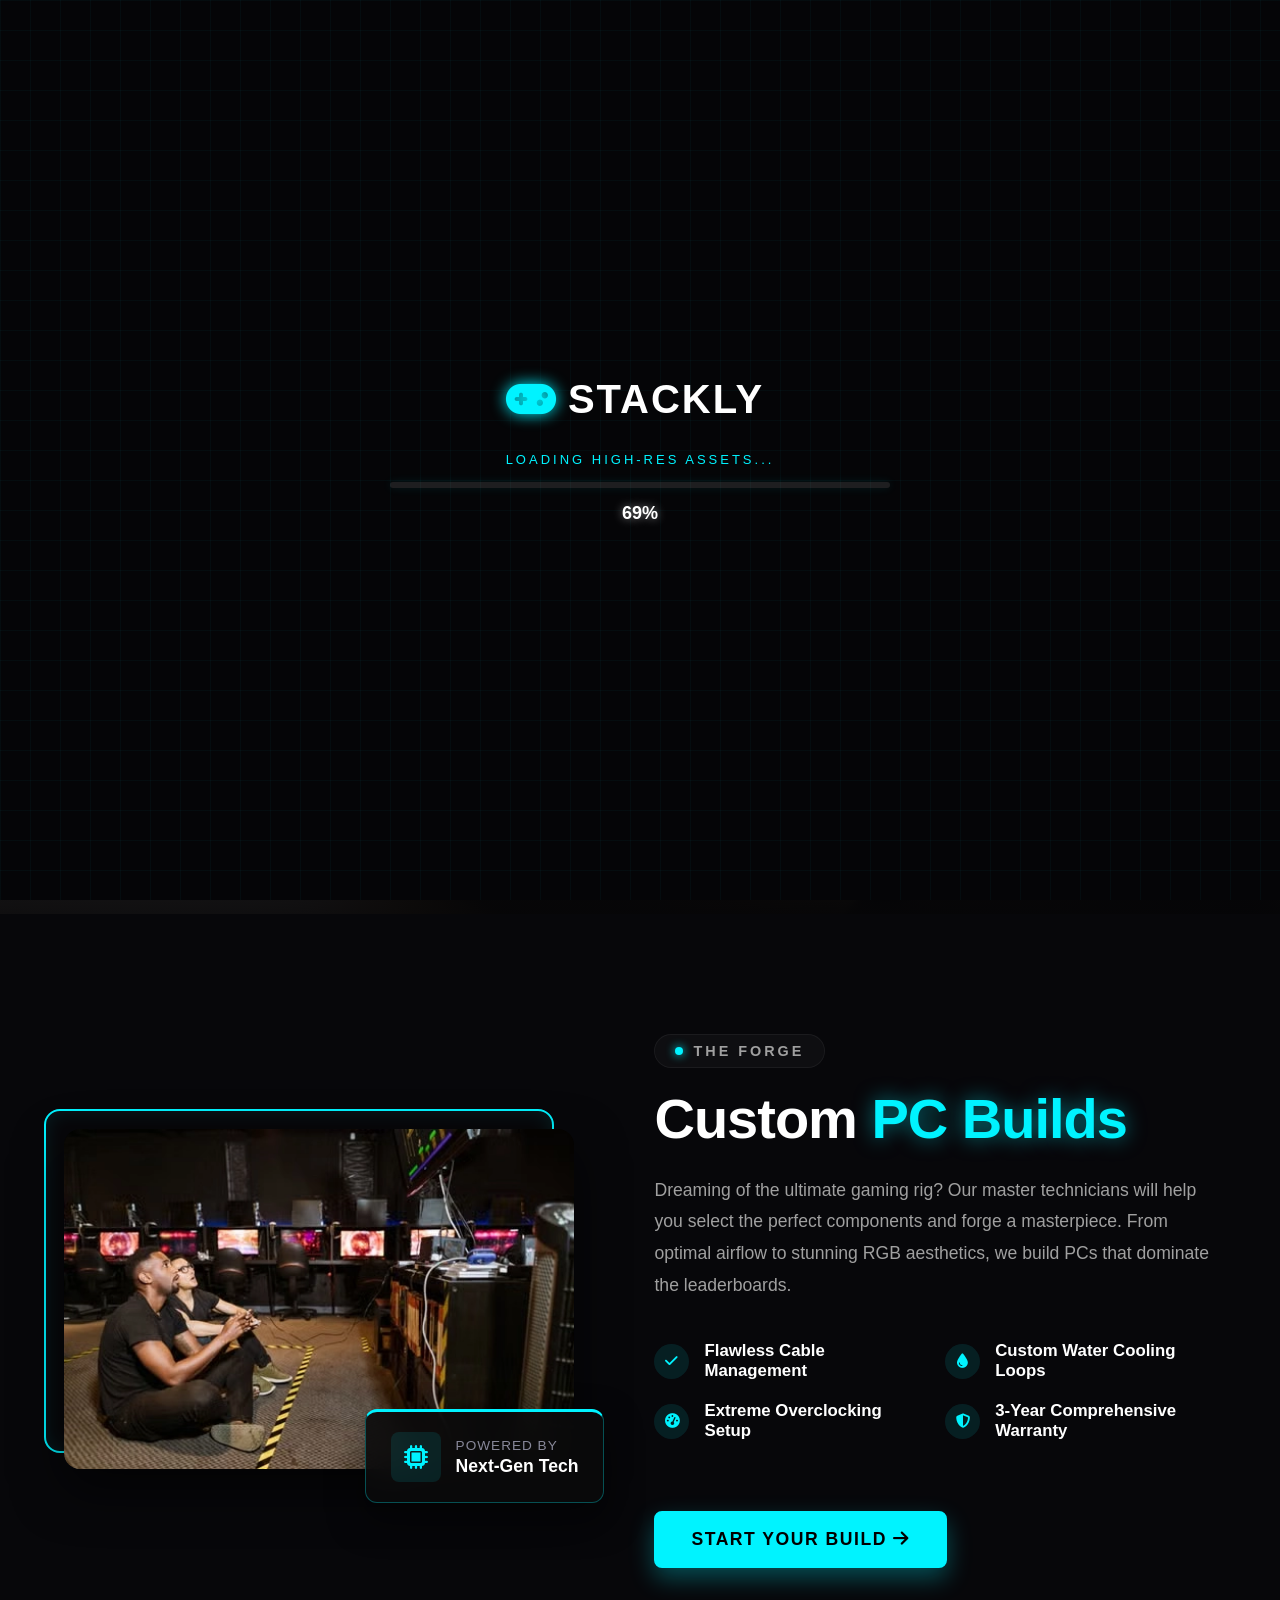
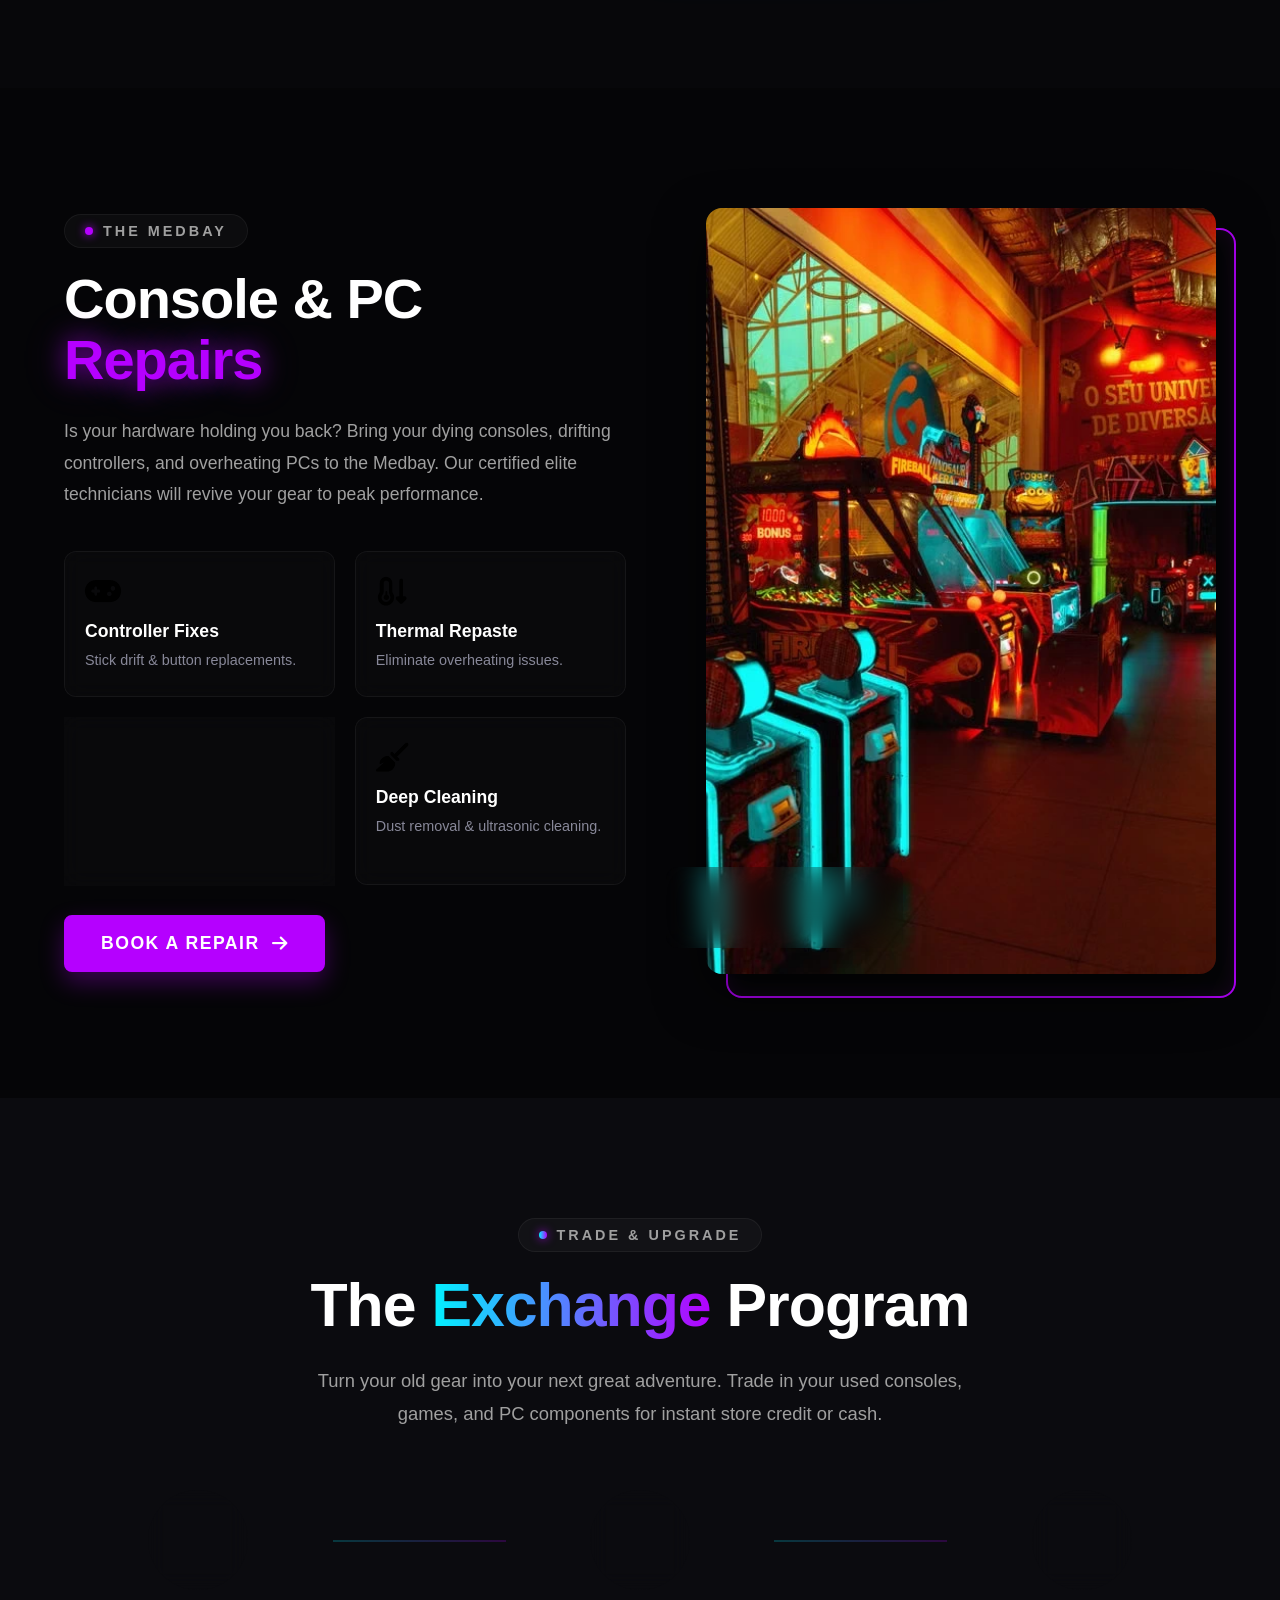
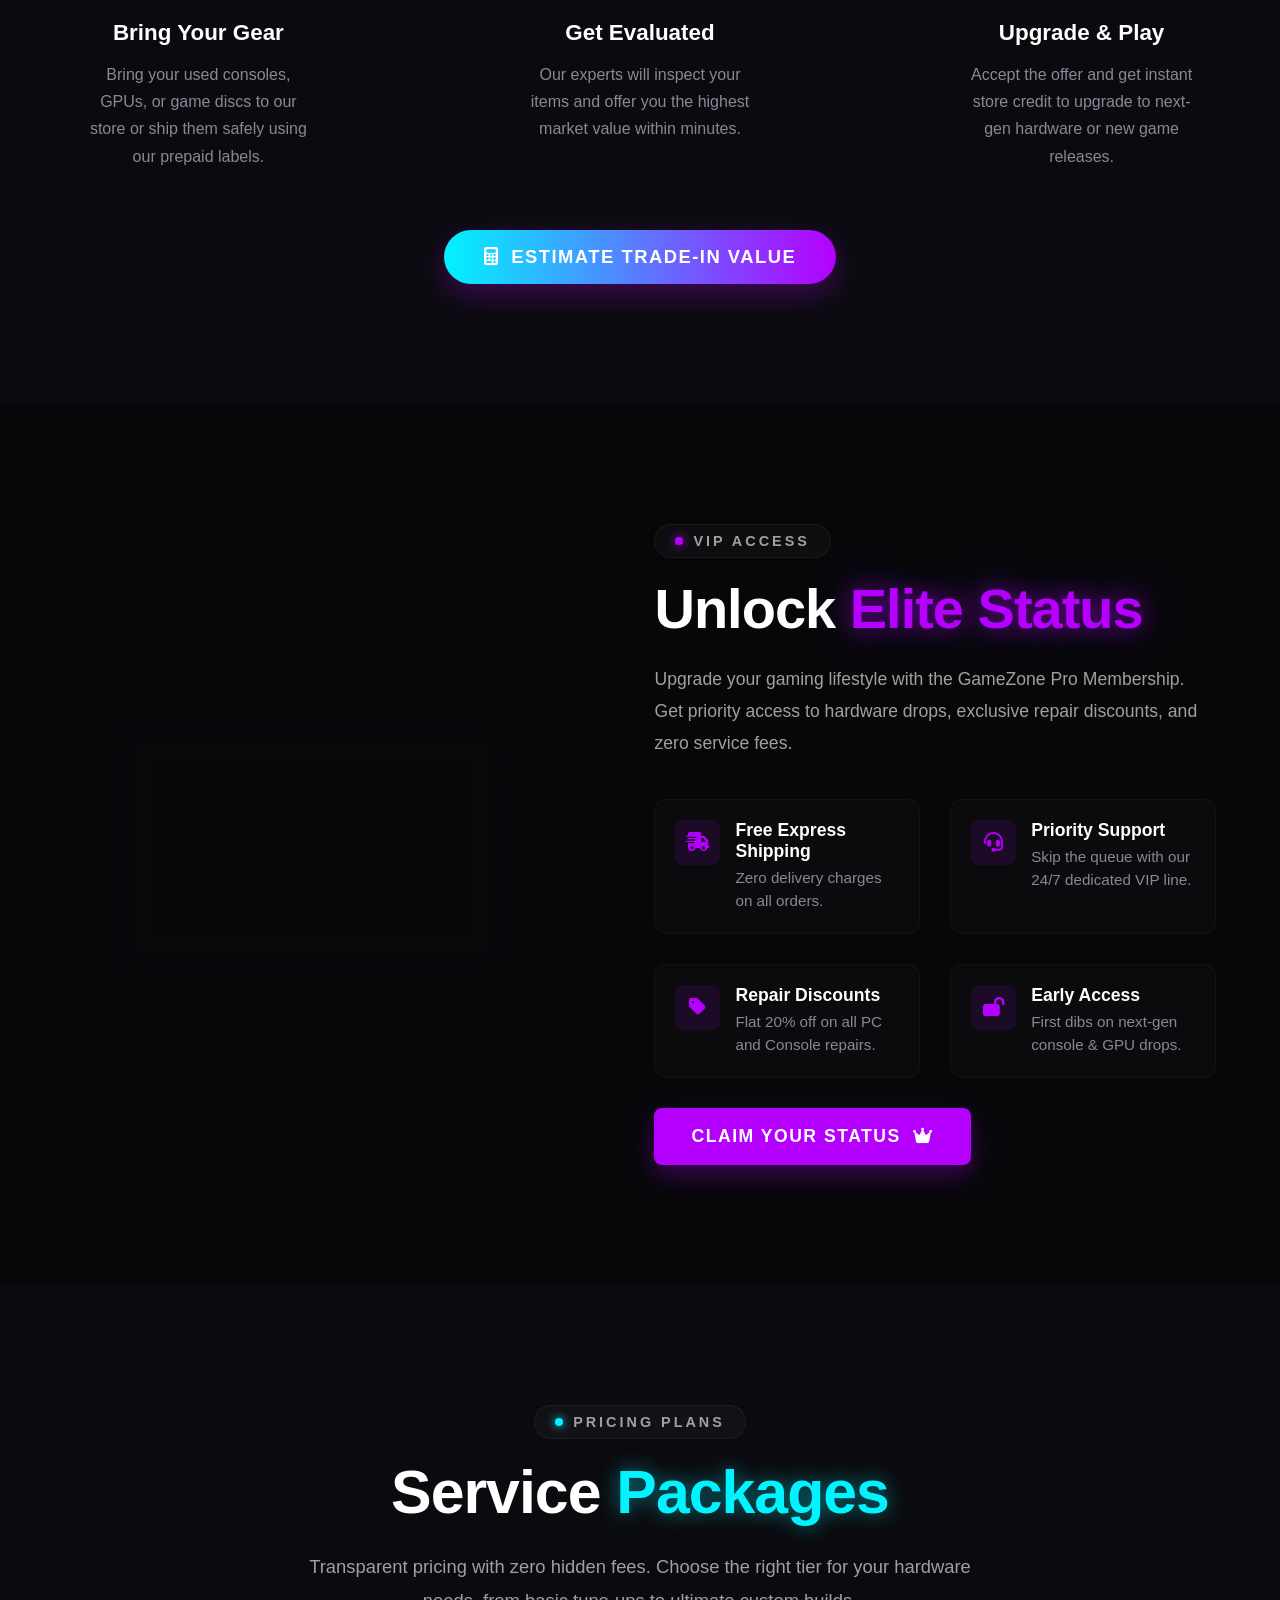
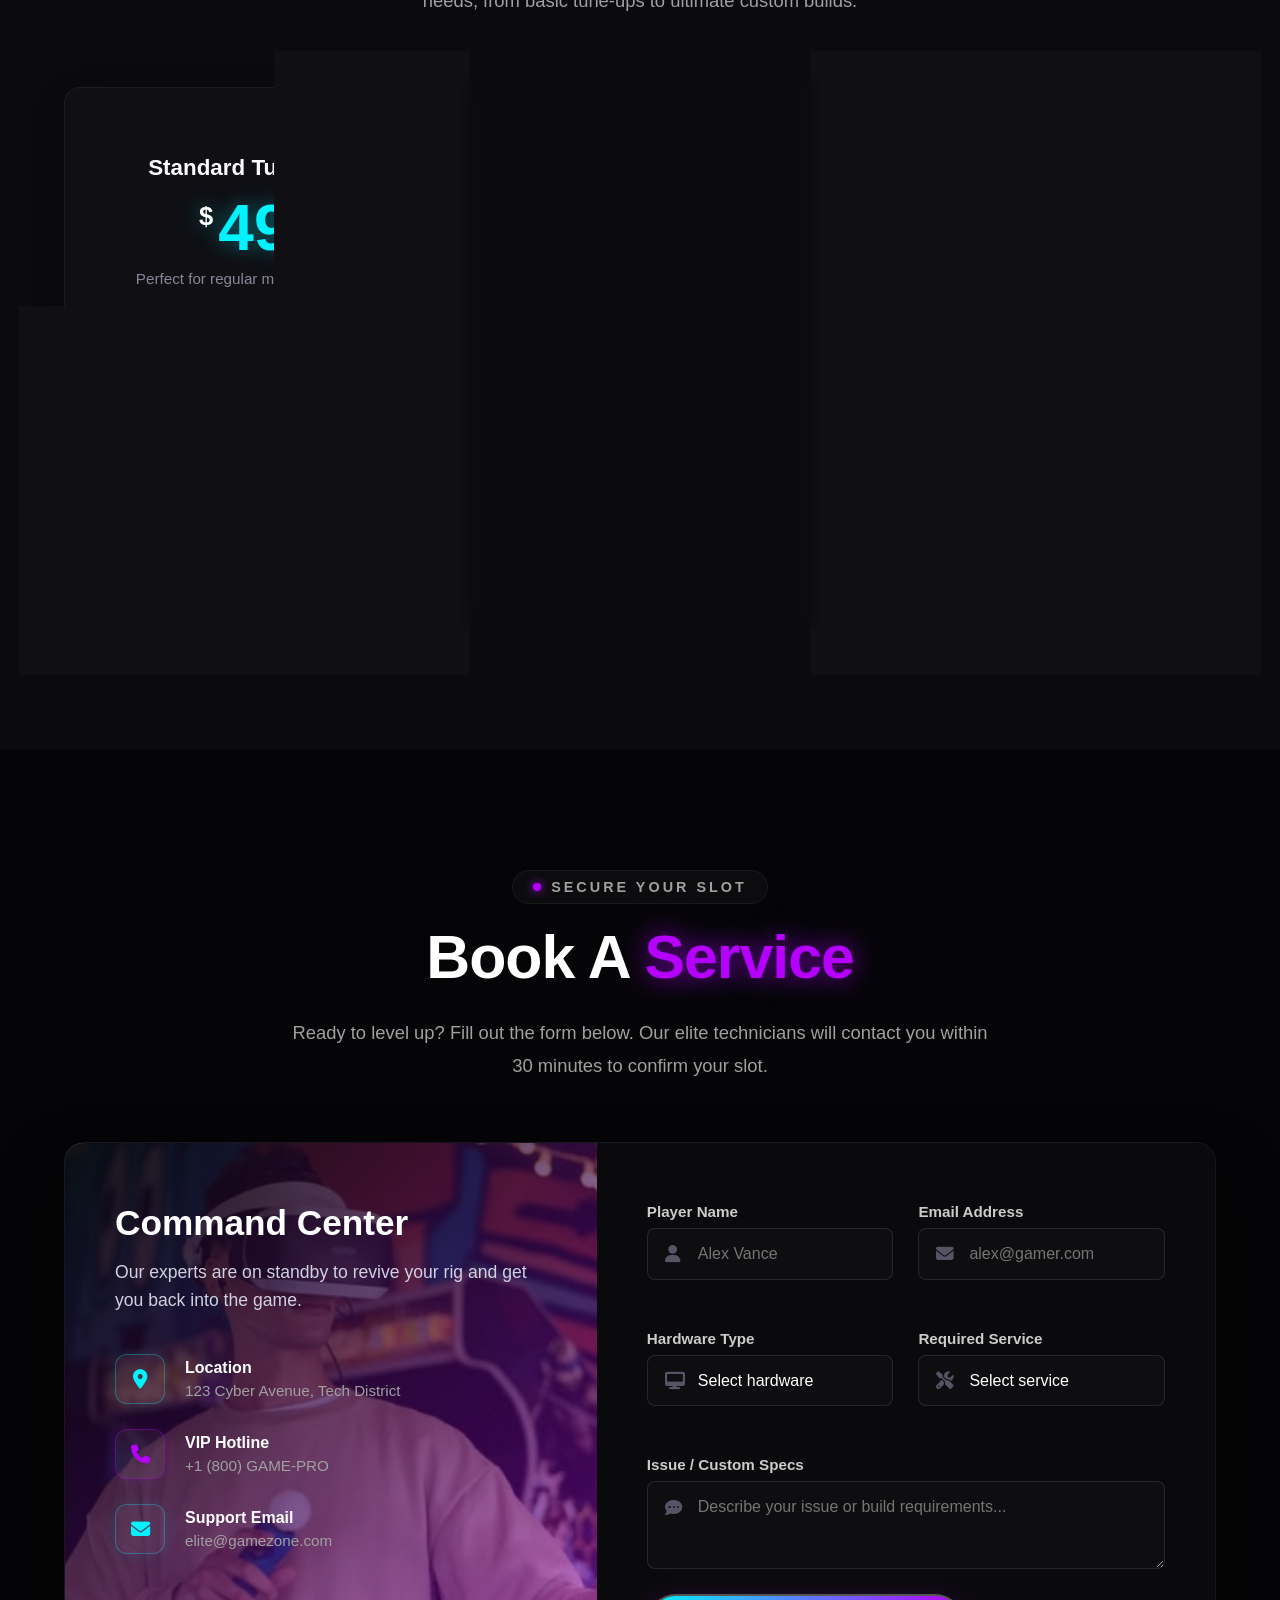
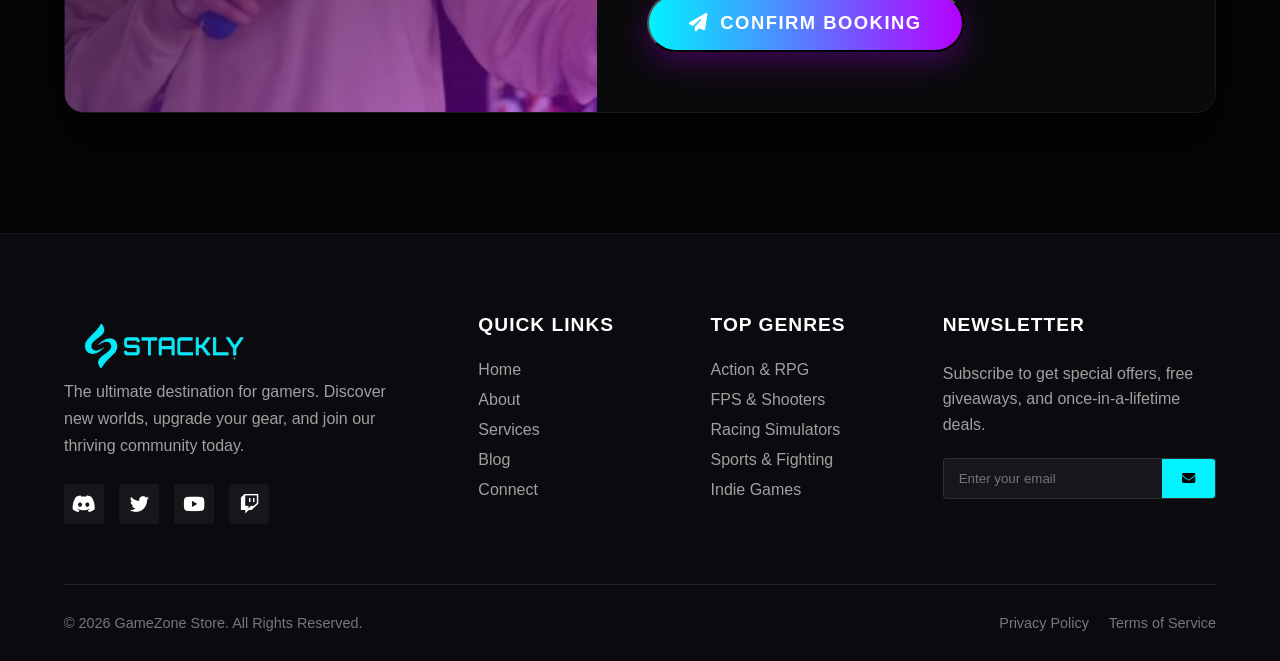
<file: Service.html>
<!DOCTYPE html>
<html lang="en">

<head>
    <meta charset="UTF-8">
    <meta name="viewport" content="width=device-width, initial-scale=1.0">
    <title>Service</title>
    <link rel="stylesheet" href="https://cdnjs.cloudflare.com/ajax/libs/font-awesome/6.4.0/css/all.min.css">
    <link href="https://unpkg.com/aos@2.3.1/dist/aos.css" rel="stylesheet">
    <link rel="stylesheet" href="Service.css">
    <link rel="stylesheet" href="gaming.css">
</head>

<body>

    <div id="cyber-loader" class="cyber-loader-overlay">
    <div class="cyber-grid-bg"></div>
    <div class="loader-content">
        
       
        <div class="loader-logo">
            <i class="fa-solid fa-gamepad"></i> STACKLY<span class="neon-purple-text"></span>
        </div>
        
      
        <div class="loader-status" id="loader-status-text">INITIALIZING NEURAL LINK...</div>
        
  
        <div class="loader-bar-container">
            <div class="loader-bar-fill" id="loader-bar"></div>
        </div>
        
        
        <div class="loader-percentage" id="loader-percentage">0%</div>

    </div>
</div>


    <header id="main-header">

        <a href="index.html" class="logo-container">
            <img src="./asset/logo_aqua.webp" alt="Company Logo" class="logo-img">
        </a>

        <nav>
            <ul class="nav-links" id="nav-links">
                <li><a href="index.html" class="nav-item">Home</a></li>
                <li><a href="about.html" class="nav-item">About</a></li>
                <li><a href="Service.html" class="nav-item active">Services</a></li>
                <li><a href="blog.html" class="nav-item">Blog</a></li>
                <li><a href="contact.html" class="nav-item">Contact</a></li>
                <li><a href="login.html" class="nav-item login-btn"><i class="fa-solid fa-user"></i> Login</a></li>
            </ul>
        </nav>


        <div class="menu-toggle" id="menu-toggle">
            <i class="fa-solid fa-bars"></i>
        </div>
    </header>



    <section class="nexus-hero-section" id="hero">


        <div class="nexus-bg"></div>
        <div class="nexus-overlay"></div>


        <div class="nexus-content" data-aos="zoom-in" data-aos-duration="1200">


            <div class="core-badge justify-center">
                <span class="dot purple-dot"></span> WELCOME TO THE NEXUS
            </div>


            <h1 class="nexus-title">
                The Service <br>
                <span class="text-glow-purple">Nexus</span>
            </h1>


            <p class="nexus-subtitle">
                The ultimate command center for your gaming rig. From elite custom PC builds to next-gen repairs, we
                ensure your hardware never limits your potential.
            </p>


            <div class="nexus-actions">
                <a href="404.html" class="btn-primary-purple">
                    <i class="fa-solid fa-bolt"></i> Book a Service
                </a>
                <a href="404.html" class="btn-outline-cyan">
                    <i class="fa-solid fa-layer-group"></i> Explore Nexus
                </a>
            </div>

        </div>

    </section>




    <section class="forge-section" id="forge">
        <div class="forge-container">


            <div class="forge-visuals" data-aos="fade-right" data-aos-duration="1000">

                <div class="forge-glow-backdrop"></div>

                <img src="./asset/g2.webp" alt="Custom PC Building" class="forge-img">


                <div class="floating-spec-badge">
                    <div class="spec-icon"><i class="fa-solid fa-microchip"></i></div>
                    <div class="spec-text">
                        <span>Powered By</span>
                        <strong>Next-Gen Tech</strong>
                    </div>
                </div>
            </div>


            <div class="forge-content" data-aos="fade-left" data-aos-duration="1000">
                <div class="core-badge">
                    <span class="dot cyan-dot"></span> THE FORGE
                </div>

                <h2 class="forge-title">Custom <span class="text-glow-cyan">PC Builds</span></h2>

                <p class="forge-desc">
                    Dreaming of the ultimate gaming rig? Our master technicians will help you select the perfect
                    components and forge a masterpiece. From optimal airflow to stunning RGB aesthetics, we build PCs
                    that dominate the leaderboards.
                </p>


                <ul class="forge-features">
                    <li data-aos="fade-up" data-aos-delay="100">
                        <div class="feature-icon-box"><i class="fa-solid fa-check"></i></div>
                        <span>Flawless Cable Management</span>
                    </li>
                    <li data-aos="fade-up" data-aos-delay="200">
                        <div class="feature-icon-box"><i class="fa-solid fa-droplet"></i></div>
                        <span>Custom Water Cooling Loops</span>
                    </li>
                    <li data-aos="fade-up" data-aos-delay="300">
                        <div class="feature-icon-box"><i class="fa-solid fa-gauge-high"></i></div>
                        <span>Extreme Overclocking Setup</span>
                    </li>
                    <li data-aos="fade-up" data-aos-delay="400">
                        <div class="feature-icon-box"><i class="fa-solid fa-shield-halved"></i></div>
                        <span>3-Year Comprehensive Warranty</span>
                    </li>
                </ul>

                <a href="404.html" class="btn-primary-cyan mt-30">
                    Start Your Build <i class="fa-solid fa-arrow-right"></i>
                </a>
            </div>

        </div>
    </section>



    <section class="medbay-section" id="medbay">
        <div class="medbay-container">


            <div class="medbay-content" data-aos="fade-right" data-aos-duration="1000">
                <div class="core-badge">
                    <span class="dot purple-dot"></span> THE MEDBAY
                </div>

                <h2 class="medbay-title">Console & PC <span class="text-glow-purple">Repairs</span></h2>

                <p class="medbay-desc">
                    Is your hardware holding you back? Bring your dying consoles, drifting controllers, and overheating
                    PCs to the Medbay. Our certified elite technicians will revive your gear to peak performance.
                </p>


                <div class="repair-grid">
                    <div class="repair-card" data-aos="fade-up" data-aos-delay="100">
                        <i class="fa-solid fa-gamepad repair-icon purple-text"></i>
                        <h4>Controller Fixes</h4>
                        <p>Stick drift & button replacements.</p>
                    </div>
                    <div class="repair-card" data-aos="fade-up" data-aos-delay="200">
                        <i class="fa-solid fa-temperature-arrow-down repair-icon purple-text"></i>
                        <h4>Thermal Repaste</h4>
                        <p>Eliminate overheating issues.</p>
                    </div>
                    <div class="repair-card" data-aos="fade-up" data-aos-delay="300">
                        <i class="fa-solid fa-hard-drive repair-icon purple-text"></i>
                        <h4>Storage Upgrades</h4>
                        <p>NVMe SSDs for lightning load times.</p>
                    </div>
                    <div class="repair-card" data-aos="fade-up" data-aos-delay="400">
                        <i class="fa-solid fa-broom repair-icon purple-text"></i>
                        <h4>Deep Cleaning</h4>
                        <p>Dust removal & ultrasonic cleaning.</p>
                    </div>
                </div>

                <a href="404.html" class="btn-primary-purple mt-30">
                    Book a Repair <i class="fa-solid fa-arrow-right"></i>
                </a>
            </div>


            <div class="medbay-visuals" data-aos="fade-left" data-aos-duration="1000">

                <div class="medbay-glow-backdrop"></div>

                <img src="./asset/g5.webp" alt="PC and Console Repair" class="medbay-img">


                <div class="floating-time-badge">
                    <i class="fa-solid fa-stopwatch"></i>
                    <div class="time-text">
                        <span>Fast Turnaround</span>
                        <strong>24-48 Hours</strong>
                    </div>
                </div>
            </div>

        </div>
    </section>



    <section class="exchange-section" id="exchange">
        <div class="exchange-container">


            <div class="core-header text-center" data-aos="fade-up" data-aos-duration="1000">
                <div class="core-badge justify-center">
                    <span class="dot gradient-dot"></span> TRADE & UPGRADE
                </div>

                <h2 class="core-title">The <span class="text-gradient-dual">Exchange</span> Program</h2>

                <p class="core-subtitle mx-auto">
                    Turn your old gear into your next great adventure. Trade in your used consoles, games, and PC
                    components for instant store credit or cash.
                </p>
            </div>


            <div class="process-wrapper">


                <div class="process-step" data-aos="fade-up" data-aos-delay="100">
                    <div class="step-icon-wrapper cyan-glow">
                        <i class="fa-solid fa-box-open"></i>
                        <div class="step-number">01</div>
                    </div>
                    <h4 class="step-title">Bring Your Gear</h4>
                    <p class="step-desc">Bring your used consoles, GPUs, or game discs to our store or ship them safely
                        using our prepaid labels.</p>
                </div>


                <div class="process-line" data-aos="fade-in" data-aos-delay="250"></div>


                <div class="process-step" data-aos="fade-up" data-aos-delay="200">
                    <div class="step-icon-wrapper purple-glow">
                        <i class="fa-solid fa-magnifying-glass-chart"></i>
                        <div class="step-number">02</div>
                    </div>
                    <h4 class="step-title">Get Evaluated</h4>
                    <p class="step-desc">Our experts will inspect your items and offer you the highest market value
                        within minutes.</p>
                </div>


                <div class="process-line" data-aos="fade-in" data-aos-delay="350"></div>


                <div class="process-step" data-aos="fade-up" data-aos-delay="300">
                    <div class="step-icon-wrapper gradient-glow">
                        <i class="fa-solid fa-wallet"></i>
                        <div class="step-number">03</div>
                    </div>
                    <h4 class="step-title">Upgrade & Play</h4>
                    <p class="step-desc">Accept the offer and get instant store credit to upgrade to next-gen hardware
                        or new game releases.</p>
                </div>

            </div>


            <div class="exchange-cta" data-aos="zoom-in" data-aos-delay="400">
                <a href="404.html" class="btn-gradient-dual">
                    <i class="fa-solid fa-calculator"></i> Estimate Trade-In Value
                </a>
            </div>

        </div>
    </section>




    <section class="elite-section" id="elite">
        <div class="elite-container">


            <div class="elite-visuals" data-aos="fade-right" data-aos-duration="1200">
                <div class="vip-card-wrapper">


                    <div class="vip-aura"></div>


                    <div class="vip-card">
                        <div class="vip-card-top">
                            <i class="fa-solid fa-microchip chip-icon"></i>
                            <i class="fa-solid fa-wifi contactless-icon"></i>
                        </div>
                        <div class="vip-card-middle">
                            <span class="card-number">XXXX XXXX XXXX 9099</span>
                        </div>
                        <div class="vip-card-bottom">
                            <div class="card-holder">
                                <span>MEMBER</span>
                                <strong>ELITE GAMER</strong>
                            </div>
                            <div class="card-logo">
                                <strong>GameZone</strong> <span class="neon-purple">PRO</span>
                            </div>
                        </div>
                    </div>

                </div>
            </div>


            <div class="elite-content" data-aos="fade-left" data-aos-duration="1200">
                <div class="core-badge">
                    <span class="dot purple-dot"></span> VIP ACCESS
                </div>

                <h2 class="elite-title">Unlock <span class="text-glow-purple">Elite Status</span></h2>

                <p class="elite-desc">
                    Upgrade your gaming lifestyle with the GameZone Pro Membership. Get priority access to hardware
                    drops, exclusive repair discounts, and zero service fees.
                </p>


                <div class="perks-grid">
                    <div class="perk-item" data-aos="fade-up" data-aos-delay="100">
                        <div class="perk-icon"><i class="fa-solid fa-truck-fast"></i></div>
                        <div class="perk-text">
                            <h4>Free Express Shipping</h4>
                            <p>Zero delivery charges on all orders.</p>
                        </div>
                    </div>

                    <div class="perk-item" data-aos="fade-up" data-aos-delay="200">
                        <div class="perk-icon"><i class="fa-solid fa-headset"></i></div>
                        <div class="perk-text">
                            <h4>Priority Support</h4>
                            <p>Skip the queue with our 24/7 dedicated VIP line.</p>
                        </div>
                    </div>

                    <div class="perk-item" data-aos="fade-up" data-aos-delay="300">
                        <div class="perk-icon"><i class="fa-solid fa-tag"></i></div>
                        <div class="perk-text">
                            <h4>Repair Discounts</h4>
                            <p>Flat 20% off on all PC and Console repairs.</p>
                        </div>
                    </div>

                    <div class="perk-item" data-aos="fade-up" data-aos-delay="400">
                        <div class="perk-icon"><i class="fa-solid fa-lock-open"></i></div>
                        <div class="perk-text">
                            <h4>Early Access</h4>
                            <p>First dibs on next-gen console & GPU drops.</p>
                        </div>
                    </div>
                </div>

                <a href="404.html" class="btn-primary-purple mt-30">
                    Claim Your Status <i class="fa-solid fa-crown"></i>
                </a>
            </div>

        </div>
    </section>



    <section class="pricing-section" id="plans">
        <div class="pricing-container">


            <div class="core-header text-center" data-aos="fade-up" data-aos-duration="1000">
                <div class="core-badge justify-center">
                    <span class="dot cyan-dot"></span> PRICING PLANS
                </div>

                <h2 class="core-title">Service <span class="text-glow-cyan">Packages</span></h2>

                <p class="core-subtitle mx-auto">
                    Transparent pricing with zero hidden fees. Choose the right tier for your hardware needs, from basic
                    tune-ups to ultimate custom builds.
                </p>
            </div>


            <div class="pricing-grid">


                <div class="pricing-card" data-aos="fade-right" data-aos-delay="100">
                    <div class="pricing-header">
                        <h3 class="plan-name">Standard Tune-Up</h3>

                        <div class="plan-price price-cyan"><span>$</span>49</div>
                        <p class="plan-desc">Perfect for regular maintenance.</p>
                    </div>
                    <div class="pricing-features">
                        <ul>
                            <li><i class="fa-solid fa-check cyan-icon-small"></i> Deep Dust Cleaning</li>
                            <li><i class="fa-solid fa-check cyan-icon-small"></i> Thermal Paste Replacement</li>
                            <li><i class="fa-solid fa-check cyan-icon-small"></i> BIOS/Driver Updates</li>
                            <li class="disabled"><i class="fa-solid fa-xmark"></i> Cable Management</li>
                            <li class="disabled"><i class="fa-solid fa-xmark"></i> Hardware Upgrades</li>
                        </ul>
                    </div>
                    <div class="pricing-footer">
                        <a href="404.html" class="btn-outline-cyan full-width">Select Standard</a>
                    </div>
                </div>


                <div class="pricing-card pro-card" data-aos="fade-up" data-aos-delay="200">
                    <div class="popular-badge">MOST POPULAR</div>

                    <div class="pricing-header">
                        <h3 class="plan-name text-glow-purple">Elite Overhaul</h3>

                        <div class="plan-price price-purple"><span>$</span>149</div>
                        <p class="plan-desc">The ultimate gaming PC revival.</p>
                    </div>
                    <div class="pricing-features">
                        <ul>
                            <li><i class="fa-solid fa-check purple-icon-small"></i> Everything in Standard</li>
                            <li><i class="fa-solid fa-check purple-icon-small"></i> Pro Cable Management</li>
                            <li><i class="fa-solid fa-check purple-icon-small"></i> Component Installation</li>
                            <li><i class="fa-solid fa-check purple-icon-small"></i> 24-Hour Stress Testing</li>
                            <li><i class="fa-solid fa-check purple-icon-small"></i> OS Optimization</li>
                        </ul>
                    </div>
                    <div class="pricing-footer">
                        <a href="404.html" class="btn-primary-purple full-width">Select Elite</a>
                    </div>
                </div>


                <div class="pricing-card" data-aos="fade-left" data-aos-delay="300">
                    <div class="pricing-header">
                        <h3 class="plan-name">Custom Forge</h3>

                        <div class="plan-price price-cyan"><span>$</span>299</div>
                        <p class="plan-desc">For extreme enthusiasts.</p>
                    </div>
                    <div class="pricing-features">
                        <ul>
                            <li><i class="fa-solid fa-check cyan-icon-small"></i> Full Custom PC Build</li>
                            <li><i class="fa-solid fa-check cyan-icon-small"></i> Water Cooling Loops</li>
                            <li><i class="fa-solid fa-check cyan-icon-small"></i> Custom Case Modding</li>
                            <li><i class="fa-solid fa-check cyan-icon-small"></i> Extreme Overclocking</li>
                            <li><i class="fa-solid fa-check cyan-icon-small"></i> 3-Year Pro Warranty</li>
                        </ul>
                    </div>
                    <div class="pricing-footer">
                        <a href="404.html" class="btn-outline-cyan full-width">Select Forge</a>
                    </div>
                </div>

            </div>
        </div>
    </section>




    <section class="premium-booking-section" id="booking">
        <div class="booking-container">


            <div class="core-header text-center" data-aos="fade-up" data-aos-duration="1000">
                <div class="core-badge justify-center">
                    <span class="dot purple-dot"></span> SECURE YOUR SLOT
                </div>
                <h2 class="core-title">Book A <span class="text-glow-purple">Service</span></h2>
                <p class="core-subtitle mx-auto">
                    Ready to level up? Fill out the form below. Our elite technicians will contact you within 30 minutes
                    to confirm your slot.
                </p>
            </div>


            <div class="booking-glass-wrapper" data-aos="zoom-in" data-aos-duration="1200">


                <div class="booking-info-side">
                    <div class="info-bg-overlay"></div>
                    <div class="info-content">
                        <h3>Command Center</h3>
                        <p>Our experts are on standby to revive your rig and get you back into the game.</p>

                        <div class="contact-details">
                            <div class="contact-item">
                                <div class="icon-box cyan-glow-sm"><i class="fa-solid fa-location-dot"></i></div>
                                <div>
                                    <h4>Location</h4>
                                    <span>123 Cyber Avenue, Tech District</span>
                                </div>
                            </div>
                            <div class="contact-item">
                                <div class="icon-box purple-glow-sm"><i class="fa-solid fa-phone"></i></div>
                                <div>
                                    <h4>VIP Hotline</h4>
                                    <span>+1 (800) GAME-PRO</span>
                                </div>
                            </div>
                            <div class="contact-item">
                                <div class="icon-box cyan-glow-sm"><i class="fa-solid fa-envelope"></i></div>
                                <div>
                                    <h4>Support Email</h4>
                                    <span>elite@gamezone.com</span>
                                </div>
                            </div>
                        </div>
                    </div>
                </div>


                <div class="booking-form-side">
                    <form id="premiumBookingForm" novalidate>


                        <div class="form-row">
                            <div class="form-group">
                                <label for="userName">Player Name</label>
                                <div class="input-wrapper">
                                    <i class="fa-solid fa-user"></i>
                                    <input type="text" id="userName" placeholder="Alex Vance">
                                </div>
                                <small class="error-msg">Name is required</small>
                            </div>

                            <div class="form-group">
                                <label for="userEmail">Email Address</label>
                                <div class="input-wrapper">
                                    <i class="fa-solid fa-envelope"></i>
                                    <input type="email" id="userEmail" placeholder="alex@gamer.com">
                                </div>
                                <small class="error-msg">Valid email is required</small>
                            </div>
                        </div>


                        <div class="form-row">
                            <div class="form-group">
                                <label for="userDevice">Hardware Type</label>
                                <div class="input-wrapper">
                                    <i class="fa-solid fa-desktop"></i>
                                    <select id="userDevice">
                                        <option value="" disabled selected>Select hardware</option>
                                        <option value="pc">Custom Gaming PC</option>
                                        <option value="console">Console (PS5/Xbox)</option>
                                        <option value="peripherals">Controllers / Accessories</option>
                                    </select>
                                </div>
                                <small class="error-msg">Please select your hardware</small>
                            </div>

                            <div class="form-group">
                                <label for="userService">Required Service</label>
                                <div class="input-wrapper">
                                    <i class="fa-solid fa-screwdriver-wrench"></i>
                                    <select id="userService">
                                        <option value="" disabled selected>Select service</option>
                                        <option value="repair">Hardware Repair</option>
                                        <option value="build">Custom PC Build</option>
                                        <option value="upgrade">Part Upgrades</option>
                                        <option value="cleaning">Deep Cleaning</option>
                                    </select>
                                </div>
                                <small class="error-msg">Please select a service</small>
                            </div>
                        </div>


                        <div class="form-group">
                            <label for="userMessage">Issue / Custom Specs</label>
                            <div class="input-wrapper textarea-wrapper">
                                <i class="fa-solid fa-comment-dots"></i>
                                <textarea id="userMessage" rows="3"
                                    placeholder="Describe your issue or build requirements..."></textarea>
                            </div>
                            <small class="error-msg">Message must be at least 10 characters</small>
                        </div>


                        <div class="success-alert" id="successAlert">
                            <i class="fa-solid fa-circle-check"></i> Booking request sent successfully! We will contact
                            you soon.
                        </div>


                        <button type="submit" class="btn-gradient-dual full-width-btn" id="submitBtn">
                            <i class="fa-solid fa-paper-plane"></i> Confirm Booking
                        </button>

                    </form>
                </div>

            </div>
        </div>
    </section>



    <footer class="main-footer">
        <div class="footer-container">


            <div class="footer-top">

                <div class="footer-col brand-col">
                    <a href="index.html" class="logo-container">
                        <img src="./asset/logo_aqua.webp" alt="Company Logo" class="logo-img">
                    </a>
                    <p>The ultimate destination for gamers. Discover new worlds, upgrade your gear, and join our
                        thriving community today.</p>
                    <div class="social-links">
                        <a href="404.html" class="social-icon"><i class="fa-brands fa-discord"></i></a>
                        <a href="404.html" class="social-icon"><i class="fa-brands fa-twitter"></i></a>
                        <a href="404.html" class="social-icon"><i class="fa-brands fa-youtube"></i></a>
                        <a href="404.html" class="social-icon"><i class="fa-brands fa-twitch"></i></a>
                    </div>
                </div>


                <div class="footer-col">
                    <h4>Quick Links</h4>
                    <ul>
                        <li><a href="index.html">Home</a></li>
                        <li><a href="about.html">About</a></li>
                        <li><a href="Service.html">Services</a></li>
                        <li><a href="blog.html">Blog</a></li>
                        <li><a href="contact.html">Connect</a></li>
                    </ul>
                </div>


                <div class="footer-col">
                    <h4>Top Genres</h4>
                    <ul>
                        <li><a href="404.html">Action & RPG</a></li>
                        <li><a href="404.html">FPS & Shooters</a></li>
                        <li><a href="404.html">Racing Simulators</a></li>
                        <li><a href="404.html">Sports & Fighting</a></li>
                        <li><a href="404.html">Indie Games</a></li>
                    </ul>
                </div>


                <div class="footer-col newsletter-col">
                    <h4>Newsletter</h4>
                    <p>Subscribe to get special offers, free giveaways, and once-in-a-lifetime deals.</p>
                    <form class="newsletter-form" id="newsletterForm" novalidate>
                        <input type="email" id="newsletterEmail" placeholder="Enter your email">
                        <button type="submit"><i class="fa-solid fa-envelope"></i></button>
                    </form>

                    <div id="newsletterMsg" class="form-msg"></div>
                </div>
            </div>


            <div class="footer-bottom">
                <p>&copy; 2026 GameZone Store. All Rights Reserved.</p>
                <div class="footer-legal">
                    <a href="404.html">Privacy Policy</a>
                    <a href="404.html">Terms of Service</a>
                </div>
            </div>

        </div>
    </footer>





    <script src="https://unpkg.com/aos@2.3.1/dist/aos.js"></script>
    <script src="main.js"></script>

    <script>

        document.addEventListener('DOMContentLoaded', function () {
            AOS.init({
                once: true,
                offset: 100
            });
        });
    </script>

    <script>



        document.addEventListener("DOMContentLoaded", function () {
            const form = document.getElementById('premiumBookingForm');
            const userName = document.getElementById('userName');
            const userEmail = document.getElementById('userEmail');
            const userDevice = document.getElementById('userDevice');
            const userService = document.getElementById('userService');
            const userMessage = document.getElementById('userMessage');
            const successAlert = document.getElementById('successAlert');

            form.addEventListener('submit', function (e) {
                e.preventDefault(); 
                let isFormValid = true;


                function setErrorFor(input) {
                    const formGroup = input.closest('.form-group');
                    formGroup.classList.remove('success');
                    formGroup.classList.add('error');
                    isFormValid = false;
                }

                function setSuccessFor(input) {
                    const formGroup = input.closest('.form-group');
                    formGroup.classList.remove('error');
                    formGroup.classList.add('success');
                }

                function isEmailValid(email) {
                    const re = /^(([^<>()\[\]\\.,;:\s@"]+(\.[^<>()\[\]\\.,;:\s@"]+)*)|(".+"))@((\[[0-9]{1,3}\.[0-9]{1,3}\.[0-9]{1,3}\.[0-9]{1,3}])|(([a-zA-Z\-0-9]+\.)+[a-zA-Z]{2,}))$/;
                    return re.test(email.toLowerCase());
                }


                if (userName.value.trim() === '') {
                    setErrorFor(userName);
                } else {
                    setSuccessFor(userName);
                }


                if (userEmail.value.trim() === '') {
                    setErrorFor(userEmail);
                } else if (!isEmailValid(userEmail.value.trim())) {
                    setErrorFor(userEmail);
                } else {
                    setSuccessFor(userEmail);
                }


                if (userDevice.value === '') {
                    setErrorFor(userDevice);
                } else {
                    setSuccessFor(userDevice);
                }


                if (userService.value === '') {
                    setErrorFor(userService);
                } else {
                    setSuccessFor(userService);
                }


                if (userMessage.value.trim().length < 10) {
                    setErrorFor(userMessage);
                } else {
                    setSuccessFor(userMessage);
                }


                if (isFormValid) {

                    successAlert.style.display = 'flex';


                    setTimeout(() => {
                        form.reset();

                        const allGroups = document.querySelectorAll('.form-group');
                        allGroups.forEach(group => group.classList.remove('success'));
                        successAlert.style.display = 'none';
                        window.location.href = '404.html'
                    }, 4000);
                } else {

                    successAlert.style.display = 'none';
                }
            });
        });
    </script>
</body>

</html>
</file>
<file: style.css>
.hero-section {
    position: relative;
    min-height: 100vh;
    display: flex;
    align-items: center;
    justify-content: center;
    padding: 100px 5% 50px;
    background: url('./asset/g.webp') center/cover no-repeat;
    background-attachment: fixed;
    overflow: hidden;
}


.hero-overlay {
    position: absolute;
    top: 0;
    left: 0;
    width: 100%;
    height: 100%;
    background: linear-gradient(135deg, rgba(11, 11, 15, 0.95) 0%, rgba(11, 11, 15, 0.75) 100%);
    z-index: 1;
}

.hero-container {
    position: relative;
    z-index: 2;
    display: flex;
    align-items: center;
    justify-content: space-between;
    max-width: 1250px;
    width: 100%;
    gap: 60px;
}


.hero-content {
    flex: 1;
    max-width: 600px;
}

.badge {
    display: inline-flex;
    align-items: center;
    gap: 8px;
    background: rgba(0, 243, 255, 0.1);
    color: #00f3ff;
    padding: 8px 18px;
    border-radius: 4px;
    font-size: 0.9rem;
    font-weight: 600;
    margin-bottom: 25px;
    border-left: 3px solid #00f3ff;
    letter-spacing: 1px;
    text-transform: uppercase;
}

.hero-title {
    font-size: 4.5rem;
    font-weight: 800;
    color: #ffffff;
    line-height: 1.1;
    margin-bottom: 25px;
    text-shadow: 0 4px 10px rgba(0, 0, 0, 0.5);
}


.animated-text {
    background: linear-gradient(270deg, #00f3ff, #b500ff, #00f3ff);
    background-size: 200% auto;
    -webkit-background-clip: text;
    -webkit-text-fill-color: transparent;
    animation: textGradientShift 4s linear infinite;
}

@keyframes textGradientShift {
    0% {
        background-position: 0% center;
    }

    100% {
        background-position: 200% center;
    }
}

.hero-subtitle {
    font-size: 1.15rem;
    color: #c4c4c4;
    line-height: 1.7;
    margin-bottom: 45px;
    max-width: 500px;
}


.hero-buttons {
    display: flex;
    gap: 20px;
}

.btn {
    display: inline-flex;
    align-items: center;
    gap: 10px;
    padding: 16px 32px;
    font-size: 1rem;
    font-weight: 600;
    text-decoration: none;
    border-radius: 4px;
    transition: all 0.3s ease;
    text-transform: uppercase;
    letter-spacing: 1px;
}

.btn i {
    font-size: 1.2rem;
}

.btn-primary {
    background: #00f3ff;
    color: #0b0b0f;
    border: 2px solid #00f3ff;
    box-shadow: 0 4px 15px rgba(0, 243, 255, 0.2);
}

.btn-primary:hover {
    background: transparent;
    color: #00f3ff;
    box-shadow: 0 8px 25px rgba(0, 243, 255, 0.4);
}

.btn-outline {
    background: rgba(255, 255, 255, 0.05);
    color: #ffffff;
    border: 2px solid rgba(255, 255, 255, 0.2);
    backdrop-filter: blur(5px);
}

.btn-outline:hover {
    border-color: #00f3ff;
    color: #00f3ff;
    background: rgba(0, 243, 255, 0.05);
}


.hero-visual {
    flex: 1;
    display: flex;
    justify-content: flex-end;
}

.img-wrapper {
    position: relative;
    max-width: 550px;
    width: 100%;
}


.img-wrapper::before {
    content: '';
    position: absolute;
    top: 20px;
    left: -20px;
    width: 100%;
    height: 100%;
    border: 2px solid #b500ff;
    border-radius: 8px;
    z-index: 0;
    transition: all 0.4s ease;
}

.premium-img {
    position: relative;
    width: 100%;
    height: auto;
    border-radius: 8px;
    z-index: 2;
    box-shadow: 0 20px 50px rgba(0, 0, 0, 0.5);
    transition: transform 0.4s ease;
}

.img-wrapper:hover .premium-img {
    transform: translateY(-10px) translateX(10px);
}

.img-wrapper:hover::before {
    top: 10px;
    left: -10px;
    border-color: #00f3ff;
}


.fade-in-up {
    opacity: 0;
    transform: translateY(30px);
    animation: fadeInUpAnim 0.8s ease forwards;
}

.fade-in-left {
    opacity: 0;
    transform: translateX(40px);
    animation: fadeInLeftAnim 1s ease forwards;
}


.delay-1 {
    animation-delay: 0.2s;
}

.delay-2 {
    animation-delay: 0.4s;
}

.delay-3 {
    animation-delay: 0.6s;
}

@keyframes fadeInUpAnim {
    to {
        opacity: 1;
        transform: translateY(0);
    }
}

@keyframes fadeInLeftAnim {
    to {
        opacity: 1;
        transform: translateX(0);
    }
}


@media (max-width: 991px) {
    .hero-container {
        flex-direction: column;
        text-align: center;
        gap: 50px;
    }

    .hero-content {
        display: flex;
        flex-direction: column;
        align-items: center;
    }

    .hero-title {
        font-size: 3.5rem;
    }

    .hero-buttons {
        justify-content: center;
    }

    .img-wrapper {
        max-width: 80%;
        margin: 0 auto;
    }
}

@media (max-width: 576px) {
    .hero-title {
        font-size: 2.5rem;
    }

    .hero-buttons {
        flex-direction: column;
        width: 100%;
        gap: 15px;
    }

    .btn {
        width: 100%;
        justify-content: center;
    }

    .img-wrapper::before {
        display: none;
    }

    .img-wrapper {
        max-width: 100%;
    }
}




.feature-box {
    display: flex;
    align-items: center;
    gap: 20px;
    background: rgba(255, 255, 255, 0.03);
    padding: 20px;
    border-radius: 8px;
    border: 1px solid rgba(255, 255, 255, 0.05);
    transition: all 0.3s ease;
    cursor: pointer;
}


.feature-box:hover {
    background: rgba(0, 243, 255, 0.05);
    border-color: rgba(0, 243, 255, 0.3);
    transform: translateX(10px);
}


.feature-box.active {
    background: rgba(0, 243, 255, 0.1);
    border-color: #00f3ff;
    transform: translateX(10px);
    box-shadow: -5px 5px 15px rgba(0, 243, 255, 0.1);
}

.feature-box.active .feature-icon {
    box-shadow: 0 0 15px rgba(0, 243, 255, 0.4);
}


.image-swap-anim {
    animation: imageFadeIn 0.5s ease-in-out forwards;
}

@keyframes imageFadeIn {
    0% {
        opacity: 0;
        transform: scale(0.98);
        filter: blur(4px);
    }

    100% {
        opacity: 1;
        transform: scale(1);
        filter: blur(0);
    }
}



.about-section {
    background-color: #0b0b0f;
    padding: 100px 5%;
    color: #ffffff;
    overflow: hidden;
}

.about-container {
    display: flex;
    flex-direction: row;
    align-items: center;
    justify-content: space-between;
    max-width: 1200px;
    margin: 0 auto;
    gap: 60px;
}


.about-visual {
    flex: 1;
    width: 100%;
}

.about-img-wrapper {
    position: relative;
    width: 100%;
    border-radius: 8px;
    overflow: hidden;
    box-shadow: 0 15px 40px rgba(0, 0, 0, 0.6);
}

#about-main-image {
    width: 100%;
    height: auto;
    display: block;
    object-fit: cover;
    transition: transform 0.6s ease;
}

.about-img-wrapper:hover #about-main-image {
    transform: scale(1.05);
}


.years-badge {
    position: absolute;
    bottom: 25px;
    left: -15px;
    background: rgba(15, 15, 20, 0.7);
    backdrop-filter: blur(12px);
    -webkit-backdrop-filter: blur(12px);
    border: 1px solid rgba(255, 255, 255, 0.1);
    border-left: 4px solid #00f3ff;
    padding: 15px 25px;
    border-radius: 6px;
    display: flex;
    align-items: center;
    gap: 15px;
    z-index: 3;
    box-shadow: 0 10px 30px rgba(0, 243, 255, 0.15);
}

.floating-anim {
    animation: floatBadge 4s ease-in-out infinite;
}

.highlight-number {
    font-size: 2.5rem;
    font-weight: 900;
    color: #00f3ff;
    text-shadow: 0 0 15px rgba(0, 243, 255, 0.6);
}

.badge-text {
    font-size: 0.95rem;
    font-weight: 700;
    text-transform: uppercase;
    color: #ffffff;
    line-height: 1.3;
    letter-spacing: 1px;
}


.about-content {
    flex: 1;
    display: flex;
    flex-direction: column;
    align-items: flex-start;
}


.badge {
    background-color: rgba(0, 243, 255, 0.1);
    color: #00f3ff;
    padding: 8px 16px;
    font-size: 0.85rem;
    font-weight: 800;
    text-transform: uppercase;
    letter-spacing: 1.5px;
    margin-bottom: 20px;
    border-radius: 4px;
    border: 1px solid rgba(0, 243, 255, 0.3);
    display: inline-flex;
    align-items: center;
    gap: 8px;
}

.section-title {
    font-size: 3rem;
    font-weight: 800;
    line-height: 1.2;
    margin-bottom: 20px;
    color: #ffffff;
}

.animated-gradient-text {
    background: linear-gradient(90deg, #00f3ff, #b500ff, #00f3ff);
    background-size: 200% auto;
    -webkit-background-clip: text;
    -webkit-text-fill-color: transparent;
    animation: shineText 3s linear infinite;
}

.about-description {
    color: #a0a0a0;
    font-size: 1.05rem;
    line-height: 1.7;
    margin-bottom: 35px;
}


.about-features {
    width: 100%;
    display: flex;
    flex-direction: column;
    gap: 15px;
    margin-bottom: 40px;
}

.feature-box {
    display: flex;
    align-items: center;
    gap: 20px;
    padding: 18px 25px;
    background-color: rgba(255, 255, 255, 0.02);
    border: 1px solid rgba(255, 255, 255, 0.05);
    border-radius: 6px;
    cursor: pointer;
    transition: all 0.4s ease;
}

.feature-icon {
    font-size: 1.6rem;
    color: #666666;
    transition: all 0.4s ease;
}

.feature-text h4 {
    font-size: 1.15rem;
    color: #ffffff;
    margin-bottom: 5px;
}

.feature-text p {
    font-size: 0.95rem;
    color: #888888;
}

.feature-box:hover {
    background-color: rgba(255, 255, 255, 0.05);
    transform: translateX(10px);
}


.feature-box.active-box {
    background-color: rgba(0, 243, 255, 0.05);
    border: 1px solid rgba(0, 243, 255, 0.3);
    border-left: 4px solid #00f3ff;
    transform: translateX(10px);
    box-shadow: -5px 5px 20px rgba(0, 243, 255, 0.1);
}

.feature-box.active-box .feature-icon {
    color: #00f3ff;
    text-shadow: 0 0 10px rgba(0, 243, 255, 0.5);
}


.btn-primary {
    background-color: #00f3ff;
    color: #000000;
    padding: 15px 30px;
    font-size: 1rem;
    font-weight: 800;
    text-transform: uppercase;
    text-decoration: none;
    border-radius: 4px;
    display: inline-flex;
    align-items: center;
    gap: 12px;
    cursor: pointer;
    letter-spacing: 1px;
    transition: all 0.3s ease;
}

.btn-icon {
    transition: transform 0.3s ease;
}

.btn-primary:hover {
    background-color: transparent;
    color: #00f3ff;
    border: 2px solid #00f3ff;
    box-shadow: 0 0 20px rgba(0, 243, 255, 0.4);
}

.btn-primary:hover .btn-icon {
    transform: translateX(6px);
}




@keyframes floatBadge {

    0%,
    100% {
        transform: translateY(0);
    }

    50% {
        transform: translateY(-12px);
    }
}


@keyframes shineText {
    0% {
        background-position: 0% center;
    }

    100% {
        background-position: 200% center;
    }
}


.slide-in-left {
    opacity: 0;
    animation: slideLeftAnim 1s ease forwards;
}

.fade-in-up {
    opacity: 0;
    transform: translateY(30px);
    animation: fadeInUpAnim 0.8s ease forwards;
}


.delay-1 {
    animation-delay: 0.2s;
}

.delay-2 {
    animation-delay: 0.4s;
}

.delay-3 {
    animation-delay: 0.6s;
}

.delay-4 {
    animation-delay: 0.8s;
}

.delay-5 {
    animation-delay: 1.0s;
}

@keyframes slideLeftAnim {
    0% {
        opacity: 0;
        transform: translateX(-60px);
    }

    100% {
        opacity: 1;
        transform: translateX(0);
    }
}

@keyframes fadeInUpAnim {
    100% {
        opacity: 1;
        transform: translateY(0);
    }
}


.img-fade {
    animation: swapFade 0.4s ease-in-out;
}

@keyframes swapFade {
    0% {
        opacity: 0.2;
        transform: scale(0.96);
        filter: blur(4px);
    }

    100% {
        opacity: 1;
        transform: scale(1);
        filter: blur(0);
    }
}



@media (max-width: 991px) {
    .about-container {
        flex-direction: column;
        gap: 50px;
    }

    .years-badge {
        left: 20px;
        bottom: -20px;
    }
}

@media (max-width: 576px) {
    .section-title {
        font-size: 2.4rem;
    }

    .years-badge {
        padding: 10px 15px;
    }

    .highlight-number {
        font-size: 2rem;
    }

    .btn-primary {
        width: 100%;
        justify-content: center;
    }
}





.featured-section {
    background-color: #0b0b0f;
    padding: 100px 5%;
    position: relative;
}

.featured-container {
    max-width: 1200px;
    margin: 0 auto;
}


.section-header {
    text-align: center;
    margin-bottom: 60px;
}

.section-header .badge {
    margin: 0 auto 20px auto;
}

.section-subtitle {
    color: #a0a0a0;
    font-size: 1.05rem;
    max-width: 600px;
    margin: 0 auto;
}


.game-grid {
    display: grid;
    grid-template-columns: repeat(auto-fit, minmax(260px, 1fr));
    gap: 30px;
}


.game-card {
    background-color: #121218;
    border-radius: 8px;
    border: 1px solid rgba(255, 255, 255, 0.05);
    overflow: hidden;
    position: relative;
    transition: all 0.4s ease;
}

.game-card:hover {
    transform: translateY(-10px);
    border-color: rgba(0, 243, 255, 0.3);
    box-shadow: 0 15px 30px rgba(0, 243, 255, 0.1);
}


.card-img-wrapper {
    width: 100%;
    height: 220px;
    overflow: hidden;
    position: relative;
}

.card-img {
    width: 100%;
    height: 100%;
    object-fit: cover;
    transition: transform 0.5s ease;
}

.game-card:hover .card-img {
    transform: scale(1.1);
}


.discount-badge {
    position: absolute;
    top: 15px;
    left: 15px;
    background-color: #00f3ff;
    color: #000;
    padding: 5px 12px;
    font-size: 0.8rem;
    font-weight: 800;
    border-radius: 4px;
    z-index: 2;
    box-shadow: 0 4px 10px rgba(0, 243, 255, 0.3);
}

.new-badge {
    background-color: #b500ff;
    color: #fff;
    box-shadow: 0 4px 10px rgba(181, 0, 255, 0.3);
}

.hot-badge {
    background-color: #ff2a2a;
    color: #fff;
    box-shadow: 0 4px 10px rgba(255, 42, 42, 0.3);
}


.card-content {
    padding: 20px;
}

.game-category {
    font-size: 0.8rem;
    color: #00f3ff;
    text-transform: uppercase;
    font-weight: 700;
    margin-bottom: 8px;
    letter-spacing: 1px;
}

.game-title {
    font-size: 1.3rem;
    font-weight: 800;
    color: #ffffff;
    margin-bottom: 10px;
    transition: color 0.3s ease;
}

.game-card:hover .game-title {
    color: #00f3ff;
}

.game-rating {
    color: #ffaa00;
    font-size: 0.85rem;
    margin-bottom: 20px;
    display: flex;
    align-items: center;
    gap: 3px;
}

.game-rating span {
    color: #888888;
    margin-left: 5px;
}


.card-footer {
    display: flex;
    align-items: center;
    justify-content: space-between;
    border-top: 1px solid rgba(255, 255, 255, 0.05);
    padding-top: 15px;
}

.game-price {
    display: flex;
    flex-direction: column;
}

.old-price {
    font-size: 0.85rem;
    color: #666666;
    text-decoration: line-through;
}

.new-price {
    font-size: 1.2rem;
    font-weight: 800;
    color: #ffffff;
}

.cart-btn {
    background-color: transparent;
    border: 1px solid rgba(255, 255, 255, 0.2);
    color: #ffffff;
    width: 40px;
    height: 40px;
    border-radius: 4px;
    display: flex;
    align-items: center;
    justify-content: center;
    font-size: 1.1rem;
    cursor: pointer;
    transition: all 0.3s ease;
}

.cart-btn:hover {
    background-color: #00f3ff;
    color: #000000;
    border-color: #00f3ff;
    box-shadow: 0 0 15px rgba(0, 243, 255, 0.5);
    transform: scale(1.1);
}


@media (max-width: 768px) {
    .game-grid {
        grid-template-columns: repeat(auto-fit, minmax(220px, 1fr));
    }
}

@media (max-width: 576px) {
    .game-grid {
        grid-template-columns: 1fr;
    }
}




.categories-section {
    background-color: #07070a;
    padding: 100px 5%;
}

.categories-container {
    max-width: 1200px;
    margin: 0 auto;
}


.category-grid {
    display: grid;

    grid-template-columns: repeat(auto-fit, minmax(250px, 1fr));
    gap: 25px;
    margin-top: 50px;
}


.category-card {
    position: relative;
    display: block;
    height: 280px;
    border-radius: 8px;
    overflow: hidden;
    text-decoration: none;
    border: 1px solid rgba(255, 255, 255, 0.05);
    background-color: #121218;
    transition: all 0.4s ease;
}


.category-card::before {
    content: '';
    position: absolute;
    bottom: 0;
    left: 0;
    width: 0%;
    height: 4px;
    background: #00f3ff;
    z-index: 4;
    transition: width 0.4s ease;
}


.category-bg {
    position: absolute;
    top: 0;
    left: 0;
    width: 100%;
    height: 100%;
    background-size: cover;
    background-position: center;
    transition: transform 0.6s ease;
    z-index: 1;
}


.category-overlay {
    position: absolute;
    top: 0;
    left: 0;
    width: 100%;
    height: 100%;
    background: linear-gradient(to top, rgba(7, 7, 10, 0.8) 0%, rgba(7, 7, 10, 0.2) 100%);
    z-index: 2;
    transition: all 0.5s ease;
}


.category-content {
    position: absolute;
    bottom: 0;
    left: 0;
    width: 100%;
    padding: 30px 20px;
    z-index: 3;
    display: flex;
    flex-direction: column;
    align-items: center;
    text-align: center;


    opacity: 0;
    transform: translateY(30px);
    transition: all 0.5s cubic-bezier(0.4, 0, 0.2, 1);
}

.category-icon {
    font-size: 2.2rem;
    color: #ffffff;
    margin-bottom: 12px;
    text-shadow: 0 0 15px rgba(0, 243, 255, 0.8);
    transition: transform 0.3s ease;
}

.category-title {
    font-size: 1.4rem;
    font-weight: 800;
    color: #00f3ff;
    margin-bottom: 5px;
    text-transform: uppercase;
    letter-spacing: 1.5px;
}

.game-count {
    font-size: 0.9rem;
    color: #ffffff;
    font-weight: 600;
}



.category-card:hover {
    border-color: rgba(0, 243, 255, 0.5);
    box-shadow: 0 15px 35px rgba(0, 243, 255, 0.2);
    transform: translateY(-8px);
}

.category-card:hover::before {
    width: 100%;
    box-shadow: 0 0 15px #00f3ff;
}

.category-card:hover .category-bg {
    transform: scale(1.15);
}

.category-card:hover .category-overlay {
    background: linear-gradient(to top, rgba(7, 7, 10, 0.95) 0%, rgba(0, 243, 255, 0.3) 100%);
}

.category-card:hover .category-content {
    opacity: 1;
    transform: translateY(0);
}

.category-card:hover .category-icon {
    transform: scale(1.1);
}



@media (max-width: 991px) {
    .category-grid {

        grid-template-columns: repeat(auto-fit, minmax(220px, 1fr));
    }
}


@media (max-width: 768px) {
    .category-overlay {
        background: linear-gradient(to top, rgba(7, 7, 10, 0.9) 0%, rgba(7, 7, 10, 0.4) 100%);
    }

    .category-content {
        opacity: 1;
        transform: translateY(0);
    }

    .category-card {
        height: 200px;
    }

    .category-card::before {
        width: 100%;
        opacity: 0.5;
    }
}





.new-releases-section {
    background-color: #0b0b0f;
    padding: 100px 5%;
    position: relative;
}

.releases-container {
    max-width: 1200px;
    margin: 0 auto;
}


.releases-grid {
    display: grid;
    grid-template-columns: 1.2fr 1fr;
    gap: 30px;
    margin-top: 50px;
}

.small-cards-column {
    display: flex;
    flex-direction: column;
    gap: 20px;
}


.release-card {
    background-color: #121218;
    border-radius: 8px;
    border: 1px solid rgba(255, 255, 255, 0.05);
    overflow: hidden;
    position: relative;
    transition: all 0.4s ease;
}

.release-card:hover {
    border-color: rgba(0, 243, 255, 0.4);
    box-shadow: 0 15px 35px rgba(0, 243, 255, 0.15);
    transform: translateY(-8px);
}

.release-img-wrapper {
    overflow: hidden;
    position: relative;
}

.release-img {
    width: 100%;
    height: 100%;
    object-fit: cover;
    transition: transform 0.6s ease;
}

.release-card:hover .release-img {
    transform: scale(1.1);
}


.release-badge {
    position: absolute;
    top: 15px;
    left: 15px;
    padding: 6px 12px;
    font-size: 0.8rem;
    font-weight: 800;
    border-radius: 4px;
    z-index: 2;
    letter-spacing: 1px;
}

.pulse-badge {
    background-color: #00f3ff;
    color: #000;
    box-shadow: 0 0 10px #00f3ff;
    animation: badgePulse 2s infinite;
}

.pre-order-badge {
    background-color: #b500ff;
    color: #fff;
    box-shadow: 0 0 10px #b500ff;
}

@keyframes badgePulse {
    0% {
        box-shadow: 0 0 0 0 rgba(0, 243, 255, 0.7);
    }

    70% {
        box-shadow: 0 0 0 10px rgba(0, 243, 255, 0);
    }

    100% {
        box-shadow: 0 0 0 0 rgba(0, 243, 255, 0);
    }
}


.platform-icons {
    color: #888888;
    margin-bottom: 15px;
    display: flex;
    gap: 12px;
    font-size: 1.1rem;
}

.small-icons {
    margin-bottom: 10px;
    font-size: 0.9rem;
}


.large-card {
    display: flex;
    flex-direction: column;
}

.large-card .release-img-wrapper {
    height: 350px;
}

.large-card .release-content {
    padding: 30px;
}

.large-card .release-title {
    font-size: 2rem;
    font-weight: 800;
    color: #ffffff;
    margin-bottom: 15px;
}

.large-card .release-desc {
    color: #a0a0a0;
    line-height: 1.6;
    margin-bottom: 25px;
}


.small-card {
    display: flex;
    flex-direction: row;
    height: 165px;
}

.small-card .release-img-wrapper {
    width: 40%;
    height: 100%;
}

.small-card .release-content {
    width: 60%;
    padding: 20px;
    display: flex;
    flex-direction: column;
    justify-content: center;
}

.small-card .release-title {
    font-size: 1.2rem;
    font-weight: 800;
    color: #ffffff;
    margin-bottom: 5px;
}


.release-footer {
    display: flex;
    align-items: center;
    justify-content: space-between;
    margin-top: auto;
}

.release-price {
    font-size: 1.3rem;
    font-weight: 800;
    color: #00f3ff;
}


.btn-small {
    padding: 10px 20px;
    font-size: 0.9rem;
}



@media (max-width: 991px) {
    .releases-grid {
        grid-template-columns: 1fr;
    }

    .large-card .release-img-wrapper {
        height: 300px;
    }
}

@media (max-width: 576px) {

    .small-card {
        flex-direction: column;
        height: auto;
    }

    .small-card .release-img-wrapper {
        width: 100%;
        height: 200px;
    }

    .small-card .release-content {
        width: 100%;
    }
}





.trending-section {
    background-color: #07070a;
    padding: 100px 5%;
}

.trending-container {
    max-width: 1000px;
    margin: 0 auto;
}


.trending-list {
    display: flex;
    flex-direction: column;
    gap: 20px;
    margin-top: 50px;
}


.trending-item {
    display: flex;
    align-items: center;
    background-color: rgba(255, 255, 255, 0.02);
    border: 1px solid rgba(255, 255, 255, 0.05);
    border-radius: 8px;
    padding: 20px 30px;
    position: relative;
    overflow: hidden;
    transition: all 0.4s ease;
}


.trending-item:hover {
    background-color: rgba(0, 243, 255, 0.05);
    border-color: rgba(0, 243, 255, 0.3);
    transform: translateX(15px);
    box-shadow: -10px 10px 30px rgba(0, 243, 255, 0.1);
}


.rank-number {
    font-size: 4.5rem;
    font-weight: 900;
    margin-right: 30px;

    -webkit-text-stroke: 1px rgba(255, 255, 255, 0.1);
    color: transparent;
    transition: all 0.4s ease;
}

.trending-item:hover .rank-number {
    -webkit-text-stroke: 1px #00f3ff;
    color: rgba(0, 243, 255, 0.1);
    text-shadow: 0 0 15px rgba(0, 243, 255, 0.5);
}


.trending-img-wrapper {
    width: 120px;
    height: 80px;
    border-radius: 6px;
    overflow: hidden;
    margin-right: 30px;
    flex-shrink: 0;
}

.trending-img {
    width: 100%;
    height: 100%;
    object-fit: cover;
    transition: transform 0.5s ease;
}

.trending-item:hover .trending-img {
    transform: scale(1.1);
}


.trending-info {
    flex: 1;
    display: flex;
    flex-direction: column;
    justify-content: center;
}

.game-category {
    font-size: 0.85rem;
    color: #00f3ff;
    font-weight: 700;
    text-transform: uppercase;
    letter-spacing: 1px;
    margin-bottom: 5px;
}

.trending-info .game-title {
    font-size: 1.5rem;
    font-weight: 800;
    color: #ffffff;
    margin-bottom: 8px;
    transition: color 0.3s ease;
}

.trending-item:hover .game-title {
    color: #00f3ff;
}

.trending-info .game-rating {
    color: #ffaa00;
    font-size: 0.95rem;
    font-weight: 700;
}

.review-count {
    color: #777777;
    font-weight: 400;
    font-size: 0.85rem;
    margin-left: 5px;
}


.trending-action {
    display: flex;
    align-items: center;
    gap: 25px;
    text-align: right;
}

.trending-price {
    font-size: 1.4rem;
    font-weight: 800;
    color: #ffffff;
    display: flex;
    flex-direction: column;
}

.old-price {
    font-size: 0.9rem;
    color: #666666;
    text-decoration: line-through;
    font-weight: 400;
}

.free-price {
    color: #b500ff;
    text-shadow: 0 0 10px rgba(181, 0, 255, 0.4);
}

.btn-play {
    padding: 10px 20px;
    font-size: 0.9rem;
}



@media (max-width: 991px) {
    .trending-item {
        padding: 20px;
    }

    .rank-number {
        font-size: 3.5rem;
        margin-right: 20px;
    }

    .trending-img-wrapper {
        width: 100px;
        height: 70px;
        margin-right: 20px;
    }

    .trending-info .game-title {
        font-size: 1.2rem;
    }
}

@media (max-width: 768px) {

    .trending-item {
        flex-direction: column;
        text-align: center;
        gap: 15px;
        padding: 25px;
    }

    .trending-item:hover {
        transform: translateY(-8px);
    }

    .rank-number {
        position: absolute;
        top: 10px;
        right: 20px;
        margin: 0;
        font-size: 3rem;
        opacity: 0.5;
    }

    .trending-img-wrapper {
        margin: 0 auto;
        width: 100%;
        height: 150px;
    }

    .trending-action {
        width: 100%;
        justify-content: space-between;
        flex-direction: row;
        margin-top: 10px;
        border-top: 1px solid rgba(255, 255, 255, 0.1);
        padding-top: 15px;
    }

    .trending-price {
        text-align: left;
    }
}





.offers-section {
    background-color: #0b0b0f;
    padding: 100px 5%;
}

.offers-container {
    max-width: 1200px;
    margin: 0 auto;
}


.offers-grid {
    display: grid;
    grid-template-columns: 1.5fr 1fr;
    gap: 30px;
    margin-top: 50px;
}

.small-offers-column {
    display: flex;
    flex-direction: column;
    gap: 30px;
}


.offer-card {
    position: relative;
    border-radius: 8px;
    overflow: hidden;
    border: 1px solid rgba(255, 255, 255, 0.05);
    transition: all 0.4s ease;
}

.offer-card:hover {
    border-color: rgba(181, 0, 255, 0.5);
    box-shadow: 0 15px 35px rgba(181, 0, 255, 0.15);
    transform: translateY(-8px);
}

.offer-bg {
    position: absolute;
    top: 0;
    left: 0;
    width: 100%;
    height: 100%;
    background-size: cover;
    background-position: center;
    transition: transform 0.6s ease;
    z-index: 1;
}

.offer-card:hover .offer-bg {
    transform: scale(1.1);
}


.offer-overlay {
    position: absolute;
    top: 0;
    left: 0;
    width: 100%;
    height: 100%;
    background: linear-gradient(to right, rgba(11, 11, 15, 0.95) 0%, rgba(11, 11, 15, 0.4) 100%);
    z-index: 2;
    transition: background 0.4s ease;
}

.offer-content {
    position: relative;
    z-index: 3;
    padding: 40px;
    display: flex;
    flex-direction: column;
    height: 100%;
    justify-content: center;
}


.discount-tag {
    display: inline-block;
    background-color: #ff2a2a;
    color: #ffffff;
    padding: 6px 12px;
    font-size: 0.85rem;
    font-weight: 800;
    border-radius: 4px;
    margin-bottom: 15px;
    width: fit-content;
    letter-spacing: 1px;
}

.highlight-tag {
    background-color: #b500ff;
    box-shadow: 0 0 15px rgba(181, 0, 255, 0.5);
    font-size: 1rem;
    padding: 8px 16px;
}

.offer-price {
    display: flex;
    flex-direction: column;
}

.offer-price .old-price {
    font-size: 1rem;
    color: #a0a0a0;
    text-decoration: line-through;
    margin-bottom: -5px;
}

.offer-price .new-price {
    font-size: 1.8rem;
    font-weight: 800;
    color: #00f3ff;
}


.large-offer {
    min-height: 450px;
}

.offer-subtitle {
    font-size: 1rem;
    color: #00f3ff;
    font-weight: 700;
    letter-spacing: 2px;
    margin-bottom: 10px;
}

.large-offer .offer-title {
    font-size: 2.5rem;
    font-weight: 800;
    color: #ffffff;
    line-height: 1.2;
    margin-bottom: 30px;
    max-width: 450px;
}


.countdown-timer {
    display: flex;
    gap: 15px;
    margin-bottom: 40px;
}

.time-box {
    background: rgba(255, 255, 255, 0.05);
    border: 1px solid rgba(255, 255, 255, 0.1);
    padding: 10px 15px;
    border-radius: 6px;
    text-align: center;
    min-width: 70px;
    backdrop-filter: blur(5px);
}

.time-num {
    display: block;
    font-size: 1.5rem;
    font-weight: 800;
    color: #ffffff;
}

.time-label {
    display: block;
    font-size: 0.75rem;
    color: #a0a0a0;
    text-transform: uppercase;
    letter-spacing: 1px;
}

.large-offer .offer-action {
    display: flex;
    align-items: center;
    gap: 30px;
}


.small-offer {
    height: calc(50% - 15px);
    min-height: 210px;
}

.small-offer .offer-overlay {
    background: linear-gradient(to top, rgba(11, 11, 15, 0.95) 0%, rgba(11, 11, 15, 0.3) 100%);
}

.small-offer .offer-content {
    padding: 25px;
    justify-content: flex-end;
}

.small-offer .offer-title {
    font-size: 1.5rem;
    font-weight: 800;
    color: #ffffff;
    margin-bottom: 15px;
}

.small-offer .offer-action {
    display: flex;
    align-items: center;
    justify-content: space-between;
}

.small-offer .offer-price .new-price {
    font-size: 1.4rem;
}


.cart-btn-outline {
    background: transparent;
    border: 1px solid rgba(255, 255, 255, 0.2);
    color: #ffffff;
    width: 45px;
    height: 45px;
    border-radius: 4px;
    font-size: 1.2rem;
    cursor: pointer;
    transition: all 0.3s ease;
    display: flex;
    align-items: center;
    justify-content: center;
}

.cart-btn-outline:hover {
    background: #b500ff;
    color: #ffffff;
    border-color: #b500ff;
    box-shadow: 0 0 15px rgba(181, 0, 255, 0.5);
    transform: rotate(90deg);
}



@media (max-width: 991px) {
    .offers-grid {
        grid-template-columns: 1fr;
    }

    .large-offer {
        min-height: 400px;
    }
}

@media (max-width: 576px) {
    .large-offer .offer-title {
        font-size: 1.8rem;
    }

    .large-offer .offer-action {
        flex-direction: column;
        align-items: flex-start;
        gap: 15px;
    }

    .countdown-timer {
        gap: 10px;
    }

    .time-box {
        min-width: 60px;
        padding: 8px 10px;
    }
}






.services-section {
    background-color: #07070a;
    padding: 100px 5%;
}

.services-container {
    max-width: 1200px;
    margin: 0 auto;
}


.services-grid {
    display: grid;
    grid-template-columns: repeat(auto-fit, minmax(260px, 1fr));
    gap: 30px;
    margin-top: 50px;
}


.service-card {
    background: rgba(255, 255, 255, 0.02);
    border: 1px solid rgba(255, 255, 255, 0.05);
    padding: 40px 30px;
    border-radius: 8px;
    text-align: center;
    position: relative;
    overflow: hidden;
    transition: all 0.4s ease;
}


.service-card::after {
    content: '';
    position: absolute;
    bottom: 0;
    left: 0;
    width: 0;
    height: 3px;
    background: #00f3ff;
    transition: width 0.4s ease;
}


.service-card:hover {
    transform: translateY(-10px);
    background: rgba(0, 243, 255, 0.03);
    border-color: rgba(0, 243, 255, 0.3);
    box-shadow: 0 15px 30px rgba(0, 243, 255, 0.1);
}

.service-card:hover::after {
    width: 100%;
}


.service-icon {
    width: 75px;
    height: 75px;
    margin: 0 auto 25px auto;
    display: flex;
    align-items: center;
    justify-content: center;
    background: rgba(255, 255, 255, 0.05);
    border-radius: 50%;
    font-size: 2rem;
    color: #00f3ff;
    transition: all 0.6s cubic-bezier(0.4, 0, 0.2, 1);
}

.service-card:hover .service-icon {
    background: #00f3ff;
    color: #000000;
    box-shadow: 0 0 20px rgba(0, 243, 255, 0.6);
    transform: rotateY(360deg);
}


.service-title {
    font-size: 1.4rem;
    color: #ffffff;
    margin-bottom: 15px;
    font-weight: 800;
}

.service-desc {
    color: #a0a0a0;
    font-size: 0.95rem;
    line-height: 1.6;
    margin-bottom: 30px;
}


.service-link {
    color: #00f3ff;
    text-decoration: none;
    font-weight: 700;
    font-size: 0.9rem;
    text-transform: uppercase;
    letter-spacing: 1px;
    display: inline-flex;
    align-items: center;
    gap: 8px;
    transition: all 0.3s ease;
}


.service-link:hover {
    color: #ffffff;
    gap: 15px;
}



@media (max-width: 991px) {
    .services-grid {
        grid-template-columns: repeat(auto-fit, minmax(220px, 1fr));
    }
}

@media (max-width: 576px) {
    .service-card {
        padding: 30px 20px;
    }

    .service-icon {
        width: 65px;
        height: 65px;
        font-size: 1.7rem;
    }

    .service-title {
        font-size: 1.25rem;
    }
}





.reviews-section-v2 {
    background-color: #0b0b0f;
    padding: 100px 5%;
    position: relative;
    overflow: hidden;
}

.reviews-container-v2 {
    max-width: 1000px;
    margin: 0 auto;
    text-align: center;
}


.testimonial-showcase {
    position: relative;
    background: rgba(255, 255, 255, 0.02);
    border: 1px solid rgba(255, 255, 255, 0.05);
    border-radius: 12px;
    padding: 60px 40px;
    margin-top: 50px;
    backdrop-filter: blur(10px);
    z-index: 2;
}


.glow-orb {
    position: absolute;
    top: 50%;
    left: 50%;
    transform: translate(-50%, -50%);
    width: 300px;
    height: 300px;
    background: radial-gradient(circle, rgba(0, 243, 255, 0.15) 0%, rgba(0, 0, 0, 0) 70%);
    z-index: -1;
    filter: blur(40px);
    pointer-events: none;
}

.giant-quote {
    font-size: 3rem;
    color: #00f3ff;
    margin-bottom: 30px;
    text-shadow: 0 0 20px rgba(0, 243, 255, 0.5);
    opacity: 0.8;
}


.review-track {
    position: relative;
    min-height: 250px;
    display: flex;
    justify-content: center;
    align-items: center;
}

.review-content {
    position: absolute;
    top: 0;
    left: 0;
    width: 100%;
    opacity: 0;
    visibility: hidden;
    transform: translateY(20px);
    transition: all 0.5s cubic-bezier(0.4, 0, 0.2, 1);
}

.review-content.active-review {
    opacity: 1;
    visibility: visible;
    transform: translateY(0);
    position: relative;
}

.review-stars {
    color: #ffaa00;
    font-size: 1.2rem;
    margin-bottom: 25px;
    display: flex;
    justify-content: center;
    gap: 8px;
}

.review-text {
    font-size: 1.6rem;
    font-weight: 300;
    color: #ffffff;
    line-height: 1.6;
    font-style: italic;
    margin-bottom: 35px;
    max-width: 800px;
    margin-left: auto;
    margin-right: auto;
}

.author-name {
    font-size: 1.3rem;
    font-weight: 800;
    color: #ffffff;
    margin-bottom: 5px;
    letter-spacing: 1px;
}

.author-tag {
    font-size: 0.95rem;
    color: #00f3ff;
    font-weight: 600;
}


.review-avatars {
    display: flex;
    justify-content: center;
    align-items: center;
    gap: 20px;
    margin-top: 40px;
}

.avatar-btn {
    width: 60px;
    height: 60px;
    border-radius: 50%;
    padding: 3px;
    background: transparent;
    border: 2px solid rgba(255, 255, 255, 0.1);
    cursor: pointer;
    transition: all 0.3s ease;
    filter: grayscale(100%) opacity(0.5);
}

.avatar-btn img {
    width: 100%;
    height: 100%;
    object-fit: cover;
    border-radius: 50%;
}

.avatar-btn:hover {
    filter: grayscale(0%) opacity(1);
    border-color: rgba(0, 243, 255, 0.5);
    transform: scale(1.1);
}


.avatar-btn.active-avatar {
    width: 75px;
    height: 75px;
    border-color: #00f3ff;
    filter: grayscale(0%) opacity(1);
    box-shadow: 0 0 20px rgba(0, 243, 255, 0.4);
    transform: scale(1.1);
}



@media (max-width: 768px) {
    .testimonial-showcase {
        padding: 40px 20px;
    }

    .review-text {
        font-size: 1.2rem;
    }

    .giant-quote {
        font-size: 2rem;
        margin-bottom: 20px;
    }

    .review-track {
        min-height: 280px;
    }

    .avatar-btn {
        width: 50px;
        height: 50px;
    }

    .avatar-btn.active-avatar {
        width: 60px;
        height: 60px;
    }
}





.blog-section-ultimate {
    background-color: #0b0b0f;
    padding: 100px 5%;
}

.blog-zigzag-wrapper {
    max-width: 1100px;
    margin: 60px auto 0;
    display: flex;
    flex-direction: column;
    gap: 80px;
}


.blog-item {
    position: relative;
    display: flex;
    align-items: center;
    min-height: 400px;
    border-radius: 12px;
}


.blog-image {
    position: absolute;
    top: 0;
    left: 0;
    width: 65%;
    height: 100%;
    border-radius: 12px;
    overflow: hidden;
    box-shadow: 0 20px 40px rgba(0, 0, 0, 0.5);
    z-index: 1;
}

.image-right {
    left: auto;
    right: 0;
}

.blog-image img {
    width: 100%;
    height: 100%;
    object-fit: cover;
    transition: transform 0.8s ease;
}

.blog-item:hover .blog-image img {
    transform: scale(1.08);
}


.blog-content {
    position: relative;
    width: 50%;
    background: rgba(18, 18, 24, 0.85);
    backdrop-filter: blur(15px);
    -webkit-backdrop-filter: blur(15px);
    padding: 50px 40px;
    border-radius: 12px;
    border: 1px solid rgba(255, 255, 255, 0.08);
    z-index: 2;
    transition: all 0.4s ease;
}


.content-right {
    margin-left: auto;
    border-left: 4px solid #00f3ff;
}


.content-left {
    margin-right: auto;
    border-right: 4px solid #b500ff;
}

.blog-item:hover .blog-content {
    box-shadow: 0 15px 40px rgba(0, 0, 0, 0.6);
    transform: translateY(-5px);
}

.blog-item:hover .content-right {
    border-color: #00f3ff;
    box-shadow: -10px 15px 40px rgba(0, 243, 255, 0.1);
}

.blog-item:hover .content-left {
    border-color: #b500ff;
    box-shadow: 10px 15px 40px rgba(181, 0, 255, 0.1);
}


.blog-meta {
    display: flex;
    justify-content: space-between;
    align-items: center;
    margin-bottom: 20px;
    font-size: 0.9rem;
}

.category {
    background: rgba(0, 243, 255, 0.1);
    color: #00f3ff;
    padding: 4px 12px;
    border-radius: 4px;
    font-weight: 700;
    text-transform: uppercase;
    letter-spacing: 1px;
}

.category-purple {
    background: rgba(181, 0, 255, 0.1);
    color: #b500ff;
}

.date {
    color: #888888;
    font-weight: 600;
}

.blog-title {
    font-size: 1.8rem;
    font-weight: 800;
    color: #ffffff;
    line-height: 1.3;
    margin-bottom: 20px;
}

.blog-excerpt {
    font-size: 1.05rem;
    color: #a0a0a0;
    line-height: 1.7;
    margin-bottom: 30px;
}


.btn-read-more {
    display: inline-flex;
    align-items: center;
    gap: 10px;
    color: #ffffff;
    font-weight: 700;
    font-size: 1rem;
    text-decoration: none;
    text-transform: uppercase;
    letter-spacing: 1px;
    transition: all 0.3s ease;
}

.btn-read-more i {
    color: #00f3ff;
    transition: transform 0.3s ease;
}

.content-left .btn-read-more i {
    color: #b500ff;
}

.btn-read-more:hover {
    color: #00f3ff;
}

.content-left .btn-read-more:hover {
    color: #b500ff;
}

.btn-read-more:hover i {
    transform: translateX(8px);
}



@media (max-width: 991px) {

    .blog-item {
        flex-direction: column;
        min-height: auto;
    }

    .blog-image {
        position: relative;
        width: 100%;
        height: 250px;
        border-radius: 12px 12px 0 0;
    }

    .blog-content {
        width: 100%;
        border-radius: 0 0 12px 12px;
        border-left: none;
        border-right: none;
        border-bottom: 4px solid #00f3ff;
        margin: 0;
        padding: 30px;
    }

    .content-left {
        border-bottom: 4px solid #b500ff;
    }
}

@media (max-width: 576px) {
    .blog-title {
        font-size: 1.5rem;
    }

    .blog-content {
        padding: 25px 20px;
    }

    .blog-zigzag-wrapper {
        gap: 40px;
    }
}
</file>
<file: gaming.css>
* {
     margin: 0;
     padding: 0;
     box-sizing: border-box;
     font-family: 'Segoe UI', Tahoma, Geneva, Verdana, sans-serif;
 }

 body {
     background-color: #0f0f11;
 }


 header {
     position: sticky;
     top: 0;
     z-index: 1000;
     background-color: #1a1a2e;
     padding: 20px 50px;
     display: flex;
     justify-content: space-between;
     align-items: center;
     box-shadow: 0 4px 10px rgba(0, 0, 0, 0.5);
     transition: padding 0.3s ease, background-color 0.3s ease;
 }


 header.scrolled {
     padding: 10px 50px;
     background-color: rgba(26, 26, 46, 0.95);
 }

 .logo-container {
     display: flex;
     align-items: center;
     justify-content: flex-start;
     padding: 10px 20px;
 }


 .logo-img {
     width: 160px;
     transition: transform 0.3s ease;
 }


 .logo-img:hover {
     transform: scale(1.05);
     cursor: pointer;
 }


 .nav-links {
     display: flex;
     list-style: none;
     gap: 30px;
 }

 .nav-links li a {
     text-decoration: none;
     color: #b3b3b3;
     font-size: 16px;
     font-weight: 600;
     transition: color 0.3s ease;
     text-transform: uppercase;
 }

 .nav-links li a:hover {
     color: #00f3ff;
 }


 .nav-links li a.active {
     color: #00f3ff;
     border-bottom: 2px solid #00f3ff;
     padding-bottom: 5px;
 }

 .login-btn i {
     margin-right: 5px;
 }


 .menu-toggle {
     display: none;
     font-size: 28px;
     color: #00f3ff;
     cursor: pointer;
 }


 @media (max-width: 768px) {
     header {
         padding: 15px 20px;
     }

     header.scrolled {
         padding: 10px 20px;
     }

     .menu-toggle {
         display: block;
     }

     .nav-links {
         position: absolute;
         top: 100%;
         left: -100%;
         width: 100%;
         height: 100vh;
         background-color: #1a1a2e;
         flex-direction: column;
         align-items: center;
         padding: 30px 0;
         gap: 25px;
         transition: left 0.4s ease;
         box-shadow: 0 10px 10px rgba(0, 0, 0, 0.5);
     }

     .nav-links.mobile-active {
         left: 0;
     }
 }





 .contact-section {
     background-color: #07070a;
     padding: 100px 5%;
     position: relative;
 }

 .contact-container {
     max-width: 1200px;
     margin: 0 auto;
 }

 .contact-wrapper {
     display: grid;
     grid-template-columns: 1fr 1.5fr;
     gap: 50px;
     margin-top: 50px;
 }


 .contact-info {
     display: flex;
     flex-direction: column;
     gap: 30px;
 }

 .info-box {
     display: flex;
     align-items: flex-start;
     gap: 20px;
     padding: 25px;
     background: rgba(255, 255, 255, 0.02);
     border: 1px solid rgba(255, 255, 255, 0.05);
     border-radius: 8px;
     transition: all 0.3s ease;
 }

 .info-box:hover {
     background: rgba(0, 243, 255, 0.05);
     border-color: rgba(0, 243, 255, 0.3);
     transform: translateX(10px);
 }

 .info-icon {
     font-size: 1.8rem;
     color: #00f3ff;
     background: rgba(0, 243, 255, 0.1);
     width: 50px;
     height: 50px;
     display: flex;
     align-items: center;
     justify-content: center;
     border-radius: 50%;
     flex-shrink: 0;
 }

 .info-text h4 {
     font-size: 1.2rem;
     color: #ffffff;
     margin-bottom: 8px;
 }

 .info-text p {
     color: #a0a0a0;
     line-height: 1.5;
     font-size: 0.95rem;
 }


 .contact-form-container {
     background: rgba(18, 18, 24, 0.6);
     backdrop-filter: blur(15px);
     -webkit-backdrop-filter: blur(15px);
     border: 1px solid rgba(255, 255, 255, 0.08);
     padding: 40px;
     border-radius: 12px;
     box-shadow: 0 20px 40px rgba(0, 0, 0, 0.3);
 }

 .contact-form {
     display: flex;
     flex-direction: column;
     gap: 20px;
 }

 .input-group {
     display: flex;
     gap: 20px;
 }

 .contact-form input,
 .contact-form textarea {
     width: 100%;
     padding: 16px 20px;
     background: rgba(255, 255, 255, 0.03);
     border: 1px solid rgba(255, 255, 255, 0.1);
     border-radius: 6px;
     color: #ffffff;
     font-size: 1rem;
     font-family: inherit;
     transition: all 0.3s ease;
     outline: none;
 }


 .contact-form input:focus,
 .contact-form textarea:focus {
     border-color: #00f3ff;
     background: rgba(0, 243, 255, 0.03);
     box-shadow: 0 0 15px rgba(0, 243, 255, 0.2);
 }

 .full-width {
     width: 100%;
 }

 .contact-form textarea {
     resize: vertical;
 }

 .btn-submit {
     align-self: flex-start;
     padding: 16px 35px;
 }



 .main-footer {
     background-color: #0b0b0f;
     border-top: 1px solid rgba(255, 255, 255, 0.05);
     padding: 80px 5% 30px;
     position: relative;
     overflow: hidden;
 }

 .footer-container {
     max-width: 1200px;
     margin: 0 auto;
 }


 .footer-top {
     display: grid;
     grid-template-columns: 2fr 1fr 1fr 1.5fr;
     gap: 50px;
     margin-bottom: 60px;
 }

 .footer-col h4 {
     font-size: 1.2rem;
     color: #ffffff;
     margin-bottom: 25px;
     font-weight: 700;
     text-transform: uppercase;
     letter-spacing: 1px;
 }


 .footer-logo {
     font-size: 2rem;
     font-weight: 900;
     color: #00f3ff;
     text-transform: uppercase;
     letter-spacing: 2px;
     margin-bottom: 20px;
 }

 .footer-logo span {
     color: #ffffff;
 }

 .brand-col p {
     color: #a0a0a0;
     line-height: 1.7;
     margin-bottom: 25px;
     max-width: 350px;
 }


 .social-links {
     display: flex;
     gap: 15px;
 }

 .social-icon {
     width: 40px;
     height: 40px;
     display: flex;
     align-items: center;
     justify-content: center;
     background: rgba(255, 255, 255, 0.05);
     color: #ffffff;
     border-radius: 4px;
     font-size: 1.2rem;
     text-decoration: none;
     transition: all 0.3s ease;
 }

 .social-icon:hover {
     background: #b500ff;
     color: #ffffff;
     transform: translateY(-5px);
     box-shadow: 0 5px 15px rgba(181, 0, 255, 0.4);
 }


 .footer-col ul {
     list-style: none;
     padding: 0;
 }

 .footer-col ul li {
     margin-bottom: 12px;
 }

 .footer-col ul li a {
     color: #a0a0a0;
     text-decoration: none;
     transition: all 0.3s ease;
 }

 .footer-col ul li a:hover {
     color: #00f3ff;
     padding-left: 5px;
 }





 .main-footer {
     background-color: #0b0b0f;
     border-top: 1px solid rgba(255, 255, 255, 0.05);
     padding: 80px 5% 30px;
     position: relative;
     overflow: hidden;
 }

 .footer-container {
     max-width: 1200px;
     margin: 0 auto;
 }


 .footer-top {
     display: grid;
     grid-template-columns: 2fr 1fr 1fr 1.5fr;
     gap: 50px;
     margin-bottom: 60px;
 }

 .footer-col h4 {
     font-size: 1.2rem;
     color: #ffffff;
     margin-bottom: 25px;
     font-weight: 700;
     text-transform: uppercase;
     letter-spacing: 1px;
 }


 .footer-logo {
     font-size: 2rem;
     font-weight: 900;
     color: #00f3ff;
     text-transform: uppercase;
     letter-spacing: 2px;
     margin-bottom: 20px;
 }

 .footer-logo span {
     color: #ffffff;
 }

 .brand-col p {
     color: #a0a0a0;
     line-height: 1.7;
     margin-bottom: 25px;
     max-width: 350px;
 }


 .social-links {
     display: flex;
     gap: 15px;
 }

 .social-icon {
     width: 40px;
     height: 40px;
     display: flex;
     align-items: center;
     justify-content: center;
     background: rgba(255, 255, 255, 0.05);
     color: #ffffff;
     border-radius: 4px;
     font-size: 1.2rem;
     text-decoration: none;
     transition: all 0.3s ease;
 }

 .social-icon:hover {
     background: #b500ff;
     color: #ffffff;
     transform: translateY(-5px);
     box-shadow: 0 5px 15px rgba(181, 0, 255, 0.4);
 }


 .footer-col ul {
     list-style: none;
     padding: 0;
 }

 .footer-col ul li {
     margin-bottom: 12px;
 }

 .footer-col ul li a {
     color: #a0a0a0;
     text-decoration: none;
     transition: all 0.3s ease;
 }

 .footer-col ul li a:hover {
     color: #00f3ff;
     padding-left: 5px;
 }


 .newsletter-col p {
     color: #a0a0a0;
     line-height: 1.6;
     margin-bottom: 20px;
 }

 .newsletter-form {
     display: flex;
     background: rgba(255, 255, 255, 0.05);
     border: 1px solid rgba(255, 255, 255, 0.1);
     border-radius: 4px;
     overflow: hidden;
 }

 .newsletter-form input {
     flex: 1;
     background: transparent;
     border: none;
     padding: 12px 15px;
     color: #ffffff;
     outline: none;
 }

 .newsletter-form button {
     background: #00f3ff;
     border: none;
     color: #000;
     padding: 0 20px;
     cursor: pointer;
     transition: all 0.3s ease;
 }

 .newsletter-form button:hover {
     background: #b500ff;
     color: #fff;
 }


 .footer-bottom {
     display: flex;
     align-items: center;
     justify-content: space-between;
     border-top: 1px solid rgba(255, 255, 255, 0.1);
     padding-top: 30px;
     color: #777777;
     font-size: 0.9rem;
 }

 .footer-legal {
     display: flex;
     gap: 20px;
 }

 .footer-legal a {
     color: #777777;
     text-decoration: none;
     transition: color 0.3s ease;
 }

 .footer-legal a:hover {
     color: #ffffff;
 }



 @media (max-width: 991px) {
     .contact-wrapper {
         grid-template-columns: 1fr;
     }

     .footer-top {
         grid-template-columns: 1fr 1fr;
         gap: 40px;
     }
 }

 @media (max-width: 576px) {
     .input-group {
         flex-direction: column;
         gap: 20px;
     }

     .contact-form-container {
         padding: 30px 20px;
     }

     .footer-top {
         grid-template-columns: 1fr;
     }

     .footer-bottom {
         flex-direction: column;
         text-align: center;
         gap: 15px;
     }
 }


 .footer-bottom {
     display: flex;
     align-items: center;
     justify-content: space-between;
     border-top: 1px solid rgba(255, 255, 255, 0.1);
     padding-top: 30px;
     color: #777777;
     font-size: 0.9rem;
 }

 .footer-legal {
     display: flex;
     gap: 20px;
 }

 .footer-legal a {
     color: #777777;
     text-decoration: none;
     transition: color 0.3s ease;
 }

 .footer-legal a:hover {
     color: #ffffff;
 }


 .form-msg {
     font-size: 0.85rem;
     margin-top: 10px;
     font-weight: 600;
     display: none;
     transition: all 0.3s ease;
 }

 .msg-success {
     color: #00f3ff;
     display: block;
 }

 .msg-error {
     color: #ff2a2a;
     display: block;
 }

 @media (max-width: 991px) {
     .contact-wrapper {
         grid-template-columns: 1fr;
     }

     .footer-top {
         grid-template-columns: 1fr 1fr;
         gap: 40px;
     }
 }

 @media (max-width: 576px) {
     .input-group {
         flex-direction: column;
         gap: 20px;
     }

     .contact-form-container {
         padding: 30px 20px;
     }

     .footer-top {
         grid-template-columns: 1fr;
     }

     .footer-bottom {
         flex-direction: column;
         text-align: center;
         gap: 15px;
     }
 }






 .cyber-loader-overlay {
     position: fixed !important;
     top: 0 !important;
     left: 0 !important;
     width: 100% !important;
     height: 100vh !important;
     background-color: #050507 !important;
     z-index: 999999 !important;
     display: flex !important;
     justify-content: center !important;
     align-items: center !important;
     transition: opacity 0.6s ease-out, visibility 0.6s ease-out !important;
     overflow: hidden !important;
 }


 .cyber-grid-bg {
     position: absolute;
     top: 0;
     left: 0;
     width: 100%;
     height: 100%;
     background-image:
         linear-gradient(rgba(0, 243, 255, 0.03) 1px, transparent 1px),
         linear-gradient(90deg, rgba(0, 243, 255, 0.03) 1px, transparent 1px);
     background-size: 30px 30px;
     z-index: 0;
 }

 .loader-content {
     position: relative;
     z-index: 1;
     display: flex;
     flex-direction: column;
     align-items: center;
     width: 90%;
     max-width: 500px;
 }


 .loader-logo {
     font-family: 'Orbitron', sans-serif !important;
     font-size: 40px !important;
     font-weight: 900 !important;
     color: #ffffff !important;
     margin-bottom: 30px !important;
     letter-spacing: 2px !important;
     display: flex;
     align-items: center;
     gap: 10px;
     animation: pulseLogo 2s infinite alternate !important;
 }

 .loader-logo i {
     color: #00f3ff !important;
     text-shadow: 0 0 15px #00f3ff !important;
 }

 .neon-purple-text {
     color: #b500ff !important;
     text-shadow: 0 0 15px #b500ff !important;
 }

 @keyframes pulseLogo {
     0% {
         transform: scale(1);
         opacity: 0.8;
     }

     100% {
         transform: scale(1.05);
         opacity: 1;
         text-shadow: 0 0 20px rgba(0, 243, 255, 0.5);
     }
 }


 .loader-status {
     font-family: 'Orbitron', sans-serif !important;
     font-size: 13px !important;
     color: #00f3ff !important;
     letter-spacing: 3px !important;
     margin-bottom: 15px !important;
     text-transform: uppercase !important;
     animation: glitchTextLoader 0.3s infinite !important;
 }

 @keyframes glitchTextLoader {
     0% {
         opacity: 1;
     }

     50% {
         opacity: 0.8;
     }

     100% {
         opacity: 1;
     }
 }


 .loader-bar-container {
     width: 100% !important;
     height: 6px !important;
     background: rgba(255, 255, 255, 0.1) !important;
     border-radius: 10px !important;
     overflow: hidden !important;
     position: relative !important;
     box-shadow: 0 0 10px rgba(0, 243, 255, 0.1) !important;
 }

 .loader-bar-fill {
     height: 100% !important;
     width: 0% !important;
     /* Starts at 0, JS will increase this */
     background: linear-gradient(90deg, #b500ff, #00f3ff) !important;
     border-radius: 10px !important;
     box-shadow: 0 0 15px #00f3ff, 0 0 30px #b500ff !important;
     transition: width 0.1s linear !important;
 }


 .loader-percentage {
     font-family: 'Orbitron', sans-serif !important;
     font-size: 18px !important;
     color: #ffffff !important;
     margin-top: 15px !important;
     font-weight: 700 !important;
     text-shadow: 0 0 10px rgba(255, 255, 255, 0.5) !important;
 }

 @media (max-width: 576px) {
     .loader-logo {
         font-size: 30px !important;
     }

     .loader-status {
         font-size: 11px !important;
         text-align: center;
         line-height: 1.5;
     }
 }


 a {
     text-decoration: none;
 }
</file>
<file: about.css>
.about-hero-slider {
    position: relative;
    height: 85vh;  
    overflow: hidden;
    background-color: #07070a;
}

.slider-container {
    width: 100%;
    height: 100%;
    position: relative;
}

 
.slide {
    position: absolute;
    top: 0;
    left: 0;
    width: 100%;
    height: 100%;
    opacity: 0;
    visibility: hidden;
    transition: opacity 1s ease-in-out, visibility 1s ease-in-out;
    display: flex;
    align-items: center;
    justify-content: center;
    text-align: center;
    padding: 0 5%;
}

.slide.active {
    opacity: 1;
    visibility: visible;
    z-index: 2;
}

 
.slide-bg {
    position: absolute;
    top: 0;
    left: 0;
    width: 100%;
    height: 100%;
    background-size: cover;
    background-position: center;
    z-index: 1;
    transform: scale(1.1);  
    transition: transform 6s ease-out;
}

.slide.active .slide-bg {
    transform: scale(1);  
}

 
.hero-overlay {
    position: absolute;
    top: 0;
    left: 0;
    width: 100%;
    height: 100%;
    background: linear-gradient(to bottom, rgba(7, 7, 10, 0.5) 0%, rgba(7, 7, 10, 0.95) 100%);
    z-index: 2;
}

 
.hero-content {
    position: relative;
    z-index: 3;
    max-width: 800px;
}

 
.slide.active .hero-content {
    animation: contentSlideUp 1s cubic-bezier(0.4, 0, 0.2, 1) forwards;
}

@keyframes contentSlideUp {
    0% { opacity: 0; transform: translateY(40px); }
    100% { opacity: 1; transform: translateY(0); }
}

 
.hero-content .badge {
    display: inline-flex;
    align-items: center;
    gap: 10px;
    background: rgba(0, 243, 255, 0.1);
    color: #00f3ff;
    padding: 8px 18px;
    border-radius: 4px;
    border: 1px solid rgba(0, 243, 255, 0.4);
    font-weight: 800;
    margin-bottom: 25px;
    letter-spacing: 2px;
}

.pulse-badge {
    animation: badgePulse 2s infinite;
}

.hero-title {
    font-size: 4.5rem;
    font-weight: 900;
    color: #ffffff;
    line-height: 1.1;
    margin-bottom: 20px;
    text-transform: uppercase;
}

.neon-text {
    color: #00f3ff;
    text-shadow: 0 0 20px rgba(0, 243, 255, 0.6);
}

.neon-purple {
    color: #b500ff;
    text-shadow: 0 0 20px rgba(181, 0, 255, 0.6);
}

.hero-subtitle {
    font-size: 1.25rem;
    color: #a0a0a0;
    line-height: 1.6;
    margin-bottom: 40px;
}

 
.slider-dots {
    position: absolute;
    bottom: 80px;
    left: 50%;
    transform: translateX(-50%);
    z-index: 5;
    display: flex;
    gap: 12px;
}

.dot {
    width: 12px;
    height: 12px;
    border-radius: 50%;
    background-color: rgba(255, 255, 255, 0.3);
    cursor: pointer;
    transition: all 0.3s ease;
    border: 2px solid transparent;
}

.dot:hover {
    background-color: rgba(255, 255, 255, 0.6);
}

.dot.active {
    background-color: #00f3ff;
    box-shadow: 0 0 10px #00f3ff;
    transform: scale(1.3);
}

 
.scroll-indicator {
    position: absolute;
    bottom: 20px;
    left: 50%;
    transform: translateX(-50%);
    z-index: 5;
    color: #00f3ff;
    font-size: 1.8rem;
    opacity: 0.8;
}

.bounce-icon {
    animation: bounceAnim 2s infinite;
}

 
@keyframes badgePulse {
    0% { box-shadow: 0 0 0 0 rgba(0, 243, 255, 0.4); }
    70% { box-shadow: 0 0 0 12px rgba(0, 243, 255, 0); }
    100% { box-shadow: 0 0 0 0 rgba(0, 243, 255, 0); }
}
@keyframes bounceAnim {
    0%, 20%, 50%, 80%, 100% { transform: translateY(0); }
    40% { transform: translateY(-10px); }
    60% { transform: translateY(-5px); }
}

 
@media (max-width: 991px) {
    .hero-title { font-size: 3.5rem; }
}

@media (max-width: 768px) {
    .about-hero-slider { height: 75vh; }
    .hero-title { font-size: 2.8rem; }
    .hero-subtitle { font-size: 1.1rem; }
}

@media (max-width: 576px) {
    .hero-title { font-size: 2.2rem; }
    .hero-subtitle { font-size: 0.95rem; }
    .hero-content .badge { font-size: 0.8rem; padding: 6px 14px; }
    .slider-dots { bottom: 60px; }
}



 

.about-story-section {
    background-color: #0b0b0f;  
    padding: 120px 5%;
    overflow: hidden;  
}

.story-container {
    display: flex;
    align-items: center;
    gap: 70px;
    max-width: 1200px;
    margin: 0 auto;
}

 
.story-image-wrapper {
    flex: 1;
    position: relative;
    border-radius: 12px;
    z-index: 1;
}

 
.glow-box {
    position: absolute;
    top: -15px;
    left: -15px;
    width: 100%;
    height: 100%;
    border: 2px solid #b500ff;
    border-radius: 12px;
    z-index: -1;
    transition: all 0.4s ease;
}

.story-image-wrapper:hover .glow-box {
    transform: translate(15px, 15px);
    box-shadow: 0 0 25px rgba(181, 0, 255, 0.4);
}

.story-img {
    width: 100%;
    height: auto;
    border-radius: 12px;
    display: block;
    box-shadow: 0 15px 40px rgba(0, 0, 0, 0.6);
    position: relative;
    z-index: 2;
    transition: transform 0.5s ease;
}

.story-image-wrapper:hover .story-img {
    transform: scale(1.03);
}

 
.experience-badge {
    position: absolute;
    bottom: -25px;
    right: -25px;
    background: rgba(18, 18, 24, 0.85);
    backdrop-filter: blur(12px);
    -webkit-backdrop-filter: blur(12px);
    border: 1px solid rgba(0, 243, 255, 0.3);
    border-left: 4px solid #00f3ff;
    padding: 15px 25px;
    border-radius: 8px;
    display: flex;
    align-items: center;
    gap: 15px;
    z-index: 3;
    box-shadow: 0 10px 30px rgba(0, 243, 255, 0.15);
    animation: floatBadge 4s ease-in-out infinite;
}

.exp-number {
    font-size: 2.8rem;
    font-weight: 900;
    color: #00f3ff;
    text-shadow: 0 0 15px rgba(0, 243, 255, 0.5);
    line-height: 1;
}

.exp-text {
    color: #ffffff;
    font-weight: 700;
    text-transform: uppercase;
    font-size: 0.9rem;
    line-height: 1.3;
    letter-spacing: 1px;
}

 
@keyframes floatBadge {
    0%, 100% { transform: translateY(0); }
    50% { transform: translateY(-12px); }
}

 
.story-content {
    flex: 1;
}

.purple-badge {
    background: rgba(181, 0, 255, 0.1) !important;
    color: #b500ff !important;
    border-color: rgba(181, 0, 255, 0.4) !important;
}

.section-title {
    font-size: 3rem;
    font-weight: 800;
    color: #ffffff;
    margin-bottom: 25px;
    line-height: 1.2;
}

.story-para {
    color: #a0a0a0;
    font-size: 1.1rem;
    line-height: 1.7;
    margin-bottom: 20px;
}

 
.story-highlights {
    display: flex;
    flex-direction: column;
    gap: 15px;
    margin-top: 35px;
}

.highlight-item {
    display: flex;
    align-items: center;
    gap: 15px;
    color: #ffffff;
    font-weight: 600;
    font-size: 1.05rem;
    transition: transform 0.3s ease;
}

.highlight-item:hover {
    transform: translateX(10px);
}

.highlight-item i {
    color: #00f3ff;
    font-size: 1.3rem;
    text-shadow: 0 0 10px rgba(0, 243, 255, 0.4);
}

 

@media (max-width: 991px) {
    .story-container {
        flex-direction: column;  
        gap: 80px;
    }
    
    .story-image-wrapper {
        width: 90%;
        margin: 0 auto;
    }
    
    .experience-badge {
        bottom: -20px;
        right: 10px;  
    }
}

@media (max-width: 576px) {
    .about-story-section { padding: 80px 5%; }
    .section-title { font-size: 2.4rem; }
    .story-para { font-size: 1rem; }
    
    .experience-badge {
        padding: 10px 15px;
    }
    .exp-number { font-size: 2.2rem; }
}




 

.premium-core-values {
    background-color: #050507;  
    padding: 130px 5%;
}

.core-container {
    max-width: 1050px;  
    margin: 0 auto;
}

 
.core-header {
    text-align: center;
    margin-bottom: 70px;
    display: flex;
    flex-direction: column;
    align-items: center;
}

.core-badge {
    color: #a0a0a0;
    font-size: 0.85rem;
    font-weight: 700;
    text-transform: uppercase;
    letter-spacing: 3px;
    margin-bottom: 20px;
    display: flex;
    align-items: center;
    gap: 8px;
}

.core-badge .dot {
    width: 6px;
    height: 6px;
    background-color: #00f3ff;
    border-radius: 50%;
    box-shadow: 0 0 10px #00f3ff;
}

.core-title {
    font-size: 3.5rem;
    font-weight: 800;
    color: #ffffff;
    margin-bottom: 20px;
    line-height: 1.2;
}

.text-highlight {
    color: transparent;
    -webkit-text-stroke: 1px #ffffff;  
    text-shadow: 0 0 20px rgba(255, 255, 255, 0.1);
}

.core-subtitle {
    color: #777788;
    font-size: 1.1rem;
    line-height: 1.7;
    max-width: 600px;
}

 
.core-grid {
    display: grid;
    grid-template-columns: 1fr 1fr;
    gap: 50px;  
}

.core-card {
    background: linear-gradient(180deg, rgba(20, 20, 25, 0.8) 0%, rgba(10, 10, 12, 0.4) 100%);
    border: 1px solid rgba(255, 255, 255, 0.03);
    border-radius: 12px;
    padding: 60px 50px;  
    position: relative;
    overflow: hidden;
    transition: all 0.5s cubic-bezier(0.4, 0, 0.2, 1);
}

 
.card-top-line {
    position: absolute;
    top: 0;
    left: 0;
    width: 100%;
    height: 2px;
    opacity: 0.5;
    transition: opacity 0.5s ease;
}

.cyan-line {
    background: linear-gradient(90deg, transparent, #00f3ff, transparent);
    box-shadow: 0 2px 20px rgba(0, 243, 255, 0.4);
}

.purple-line {
    background: linear-gradient(90deg, transparent, #b500ff, transparent);
    box-shadow: 0 2px 20px rgba(181, 0, 255, 0.4);
}

 
.core-card:hover {
    transform: translateY(-8px);
    background: linear-gradient(180deg, rgba(25, 25, 30, 0.9) 0%, rgba(10, 10, 12, 0.4) 100%);
    border-color: rgba(255, 255, 255, 0.08);
}

.core-card:hover .card-top-line {
    opacity: 1;  
}

 
.core-icon {
    font-size: 2.2rem;
    margin-bottom: 30px;
    transition: transform 0.4s ease;
}

.cyan-text { color: #00f3ff; }
.purple-text { color: #b500ff; }

.core-card:hover .core-icon {
    transform: scale(1.1);
}

.core-card-title {
    font-size: 1.8rem;
    color: #ffffff;
    font-weight: 700;
    margin-bottom: 20px;
}

.core-card-desc {
    color: #888899;
    font-size: 1.05rem;
    line-height: 1.8;
}

 
@media (max-width: 991px) {
    .core-grid {
        grid-template-columns: 1fr;  
        gap: 40px;
    }
    .core-title {
        font-size: 2.8rem;
    }
}

@media (max-width: 576px) {
    .premium-core-values {
        padding: 100px 5%;
    }
    .core-card {
        padding: 40px 30px;  
    }
    .core-title {
        font-size: 2.2rem;
    }
}




 

.premium-team {
    background-color: #0b0b0f;  
    padding: 120px 5%;
}

.team-container {
    max-width: 1200px;
    margin: 0 auto;
}

.cyan-dot {
    background-color: #00f3ff !important;
    box-shadow: 0 0 10px #00f3ff !important;
}

 
.team-grid {
    display: grid;
    grid-template-columns: repeat(auto-fit, minmax(320px, 1fr));
    gap: 40px;
    margin-top: 50px;
}

 
.team-profile-card {
    position: relative;
    border-radius: 12px;
    overflow: hidden;
    height: 480px;  
    box-shadow: 0 10px 30px rgba(0, 0, 0, 0.5);
    border: 1px solid rgba(255, 255, 255, 0.05);
}

.profile-image-wrapper {
    position: absolute;
    top: 0;
    left: 0;
    width: 100%;
    height: 100%;
    z-index: 1;
}

.profile-image-wrapper img {
    width: 100%;
    height: 100%;
    object-fit: cover;
    filter: grayscale(40%) contrast(1.1);  
    transition: all 0.6s cubic-bezier(0.4, 0, 0.2, 1);
}

.team-profile-card:hover .profile-image-wrapper img {
    filter: grayscale(0%) contrast(1);  
    transform: scale(1.08);  
}

 
.profile-overlay {
    position: absolute;
    bottom: 0;
    left: 0;
    width: 100%;
    height: 60%;
    background: linear-gradient(to top, rgba(7, 7, 10, 0.95) 0%, rgba(7, 7, 10, 0) 100%);
    z-index: 2;
}

 
.profile-info {
    position: absolute;
    bottom: 20px;
    left: 20px;
    right: 20px;
    background: rgba(18, 18, 24, 0.6);
    backdrop-filter: blur(10px);
    -webkit-backdrop-filter: blur(10px);
    border: 1px solid rgba(255, 255, 255, 0.08);
    border-radius: 8px;
    padding: 25px 20px;
    text-align: center;
    z-index: 3;
    transition: transform 0.4s ease, background 0.4s ease;
}

.team-profile-card:hover .profile-info {
    background: rgba(18, 18, 24, 0.85);  
    border-color: rgba(255, 255, 255, 0.15);
}

.profile-name {
    font-size: 1.5rem;
    font-weight: 800;
    color: #ffffff;
    margin-bottom: 5px;
    letter-spacing: 0.5px;
}

.profile-role {
    font-size: 0.9rem;
    font-weight: 700;
    text-transform: uppercase;
    letter-spacing: 2px;
    display: block;
    margin-bottom: 0;
    transition: margin-bottom 0.4s ease;
}

 
.profile-social {
    display: flex;
    justify-content: center;
    gap: 15px;
    height: 0;  
    opacity: 0;
    transform: translateY(15px);
    overflow: hidden;
    transition: all 0.4s cubic-bezier(0.4, 0, 0.2, 1);
}

.team-profile-card:hover .profile-social {
    height: 40px;  
    opacity: 1;
    transform: translateY(0);
    margin-top: 20px;  
}

 
.social-btn {
    width: 40px;
    height: 40px;
    display: flex;
    align-items: center;
    justify-content: center;
    border-radius: 50%;
    color: #ffffff;
    font-size: 1.1rem;
    text-decoration: none;
    background: rgba(255, 255, 255, 0.05);
    transition: all 0.3s ease;
}

.cyan-btn:hover { background: #00f3ff; color: #000; box-shadow: 0 0 15px rgba(0, 243, 255, 0.5); transform: translateY(-3px); }
.purple-btn:hover { background: #b500ff; color: #fff; box-shadow: 0 0 15px rgba(181, 0, 255, 0.5); transform: translateY(-3px); }

 
@media (max-width: 991px) {
    .team-grid {
        grid-template-columns: repeat(auto-fit, minmax(280px, 1fr));
    }
}

@media (max-width: 576px) {
    .team-profile-card {
        height: 420px;  
    }
    .profile-name {
        font-size: 1.3rem;
    }
    .profile-info {
        padding: 20px 15px;
    }
}



 

.premium-stats {
    background-color: #050507;  
    padding: 100px 5% 120px;
    border-top: 1px solid rgba(255, 255, 255, 0.02);
    border-bottom: 1px solid rgba(255, 255, 255, 0.02);
}

.stats-container {
    max-width: 1200px;
    margin: 0 auto;
}

 
.stats-grid {
    display: grid;
    grid-template-columns: repeat(auto-fit, minmax(220px, 1fr));
    gap: 40px;
    margin-top: 60px;
    text-align: center;
}

 
.stat-item {
    padding: 30px 20px;
    background: transparent;
    transition: transform 0.4s ease;
}

.stat-item:hover {
    transform: translateY(-10px);
}

.stat-icon {
    font-size: 2.5rem;
    color: rgba(255, 255, 255, 0.1);
    margin-bottom: 20px;
    transition: color 0.4s ease, text-shadow 0.4s ease;
}

.stat-item:hover .stat-icon {
    color: #00f3ff;
    text-shadow: 0 0 20px rgba(0, 243, 255, 0.5);
}

 
.stat-number {
    font-size: 4rem;
    font-weight: 900;
    margin-bottom: 10px;
    background: linear-gradient(90deg, #00f3ff, #b500ff);
    -webkit-background-clip: text;
    -webkit-text-fill-color: transparent;
    display: inline-block;
    line-height: 1.1;
}

.stat-label {
    color: #888899;
    font-size: 1rem;
    font-weight: 700;
    text-transform: uppercase;
    letter-spacing: 2px;
}

 
@media (max-width: 991px) {
    .stats-grid {
        grid-template-columns: repeat(2, 1fr);  
    }
}

@media (max-width: 576px) {
    .stats-grid {
        grid-template-columns: 1fr;  
        gap: 30px;
    }
    .stat-number {
        font-size: 3.2rem;
    }
}



 

.premium-cta-section {
    background-color: #07070a;
    padding: 120px 5%;
}

.cta-container {
    max-width: 1100px;
    margin: 0 auto;
}

 
.cta-glass-box {
    position: relative;
    background: linear-gradient(135deg, rgba(20, 20, 25, 0.7) 0%, rgba(10, 10, 12, 0.9) 100%);
    border: 1px solid rgba(255, 255, 255, 0.08);
    border-radius: 24px;
    padding: 80px 40px;
    text-align: center;
    overflow: hidden;
    box-shadow: 0 30px 60px rgba(0, 0, 0, 0.5);
}

 
.cta-glow {
    position: absolute;
    width: 300px;
    height: 300px;
    border-radius: 50%;
    filter: blur(80px);
    z-index: 1;
    opacity: 0.5;
    animation: driftGlow 8s infinite alternate ease-in-out;
}

.cyan-glow-pos {
    background: #00f3ff;
    top: -100px;
    left: -100px;
}

.purple-glow-pos {
    background: #b500ff;
    bottom: -100px;
    right: -100px;
    animation-delay: -4s;  
}

@keyframes driftGlow {
    0% { transform: translate(0, 0) scale(1); }
    100% { transform: translate(50px, 50px) scale(1.2); }
}

 
.cta-content {
    position: relative;
    z-index: 2;  
}

.justify-center {
    justify-content: center;
}

.cta-title {
    font-size: 4rem;
    font-weight: 900;
    color: #ffffff;
    margin-bottom: 20px;
    line-height: 1.1;
    letter-spacing: -1px;
}

.cta-subtitle {
    color: #a0a0a0;
    font-size: 1.2rem;
    line-height: 1.8;
    max-width: 700px;
    margin: 0 auto 40px auto;
}

 
.cta-buttons {
    display: flex;
    justify-content: center;
    gap: 20px;
}

 
.btn-discord-glow {
    background: #5865F2;  
    color: #ffffff;
    padding: 16px 35px;
    font-size: 1.1rem;
    font-weight: 800;
    text-decoration: none;
    border-radius: 8px;
    display: inline-flex;
    align-items: center;
    gap: 12px;
    transition: all 0.3s ease;
    box-shadow: 0 10px 25px rgba(88, 101, 242, 0.4);
}

.btn-discord-glow:hover {
    background: #4752C4;
    transform: translateY(-5px);
    box-shadow: 0 15px 35px rgba(88, 101, 242, 0.6);
}

 
.btn-outline-purple {
    background: transparent;
    color: #ffffff;
    border: 2px solid #b500ff;
    padding: 16px 35px;
    font-size: 1.1rem;
    font-weight: 800;
    text-decoration: none;
    border-radius: 8px;
    display: inline-flex;
    align-items: center;
    gap: 12px;
    transition: all 0.3s ease;
}

.btn-outline-purple:hover {
    background: rgba(181, 0, 255, 0.1);
    color: #ffffff;
    transform: translateY(-5px);
    box-shadow: 0 10px 25px rgba(181, 0, 255, 0.2);
}

 
@media (max-width: 991px) {
    .cta-title { font-size: 3.2rem; }
    .cta-glass-box { padding: 60px 30px; }
}

@media (max-width: 576px) {
    .cta-title { font-size: 2.5rem; }
    .cta-subtitle { font-size: 1rem; }
    
    .cta-buttons {
        flex-direction: column;  
        gap: 15px;
    }
    
    .btn-discord-glow, .btn-outline-purple {
        width: 100%;
        justify-content: center;
    }
    
    .cta-glass-box { padding: 50px 20px; }
}
</file>
<file: blog.css>
.blog-page {
    background-color: #050507;
    color: #ffffff;
    overflow-x: hidden;
}

.proper-blog-hero {
    position: relative;
    min-height: 90vh;
    display: flex;
    align-items: center;
    padding: 120px 5% 80px 5%;
    overflow: hidden;
}

.hero-container {
    max-width: 1200px;
    margin: 0 auto;
    display: grid;
    grid-template-columns: 1fr 1fr;
    gap: 60px;
    align-items: center;
    position: relative;
    z-index: 2;
}


.hero-main-title {
    font-size: 4.5rem;
    font-weight: 900;
    line-height: 1.1;
    margin-bottom: 20px;
    letter-spacing: -1.5px;
    text-transform: uppercase;
    color: #ffffff !important;
}

.text-glow-purple {
    color: #b500ff !important;
    text-shadow: 0 0 20px rgba(181, 0, 255, 0.6) !important;
}

.hero-desc {
    color: #a0a0a0 !important;
    font-size: 1.15rem;
    line-height: 1.7;
    margin-bottom: 40px;
    max-width: 550px;
}

.core-badge {
    color: #a0a0a0 !important;
    border: 1px solid rgba(255, 255, 255, 0.1) !important;
}


.hero-search-form {
    position: relative;
    margin-bottom: 30px;
    max-width: 550px;
}

.hero-search-box {
    display: flex;
    align-items: center;
    background: rgba(255, 255, 255, 0.03);
    border: 2px solid rgba(255, 255, 255, 0.1);
    border-radius: 50px;
    padding: 8px 8px 8px 25px;
    transition: all 0.3s ease;
}

.hero-search-box:focus-within {
    border-color: #00f3ff;
    box-shadow: 0 0 20px rgba(0, 243, 255, 0.2);
    background: rgba(0, 243, 255, 0.02);
}


.hero-search-box.error {
    border-color: #ff3366 !important;
    background: rgba(255, 51, 102, 0.05);
    box-shadow: 0 0 15px rgba(255, 51, 102, 0.2);
}

.search-error-msg {
    color: #ff3366;
    font-size: 0.85rem;
    margin-top: 8px;
    margin-left: 20px;
    display: none;
    font-weight: 700;
}

.search-icon {
    color: #888899;
    font-size: 1.2rem;
}

.hero-search-box.error .search-icon {
    color: #ff3366;
}

.hero-search-box input {
    flex: 1;
    background: transparent;
    border: none;
    color: #ffffff !important;
    font-size: 1.05rem;
    padding: 10px 15px;
    outline: none;
}

.hero-search-box input::placeholder {
    color: #555566 !important;
}


.btn-search-cyan {
    background-color: #00f3ff !important;
    color: #000000 !important;
    padding: 14px 35px;
    font-size: 1rem;
    font-weight: 800;
    text-transform: uppercase;
    border-radius: 40px;
    border: 2px solid #00f3ff !important;
    cursor: pointer;
    transition: all 0.3s ease;
    box-shadow: 0 10px 25px rgba(0, 243, 255, 0.3);
}

.btn-search-cyan:hover {
    background-color: transparent !important;
    color: #00f3ff !important;
    box-shadow: 0 15px 35px rgba(0, 243, 255, 0.5);
}


.tag-link {
    color: #ffffff !important;
    text-decoration: none !important;
    font-size: 0.95rem !important;
    background: rgba(255, 255, 255, 0.05) !important;
    padding: 6px 15px !important;
    border-radius: 20px !important;
    border: 1px solid rgba(255, 255, 255, 0.1) !important;
    transition: all 0.3s ease !important;
    display: inline-block !important;
}

.tag-link:hover {
    background: rgba(181, 0, 255, 0.2) !important;
    border-color: #b500ff !important;
    color: #b500ff !important;
    transform: translateY(-2px) !important;
}


.card-post-title {
    color: #ffffff !important;
    font-size: 1.6rem !important;
    font-weight: 800 !important;
    line-height: 1.4 !important;
    margin-bottom: 20px !important;
}

.meta-tags {
    display: flex !important;
    justify-content: space-between !important;
    align-items: center !important;
    margin-bottom: 15px !important;
}

.cyan-text {
    color: #00f3ff !important;
    font-weight: 700 !important;
    font-size: 0.9rem !important;
    display: inline-flex !important;
    align-items: center !important;
    gap: 5px !important;
}

.meta-tags .date {
    color: #888899 !important;
    font-size: 0.85rem !important;
    display: inline-flex !important;
    align-items: center !important;
    gap: 5px !important;
}


.read-more-link {
    color: #b500ff !important;
    text-decoration: none !important;
    font-size: 1rem !important;
    font-weight: 800 !important;
    display: inline-flex !important;
    align-items: center !important;
    gap: 8px !important;
    transition: all 0.3s ease !important;
}

.read-more-link:hover {
    color: #00f3ff !important;
    gap: 12px !important;
}


.live-badge {
    position: absolute !important;
    top: 15px !important;
    left: 15px !important;
    background: #ff3366 !important;
    color: #ffffff !important;
    padding: 6px 12px !important;
    font-size: 0.8rem !important;
    font-weight: 800 !important;
    border-radius: 8px !important;
    display: flex !important;
    align-items: center !important;
    gap: 5px !important;
    box-shadow: 0 5px 15px rgba(255, 51, 102, 0.4) !important;
    z-index: 10 !important;
}



@media (max-width: 991px) {
    .proper-blog-hero {
        padding: 120px 5% 60px 5%;
        min-height: auto;
    }

    .hero-container {
        grid-template-columns: 1fr;
        gap: 50px;
    }

    .hero-text-content {
        text-align: center;
        align-items: center;
    }

    .hero-main-title {
        font-size: 3.5rem;
    }

    .hero-search-form {
        width: 100%;
        max-width: 100%;
    }

    .featured-glass-card {
        margin: 0 auto;
        max-width: 600px;
    }
}

@media (max-width: 576px) {
    .hero-main-title {
        font-size: 2.5rem;
    }

    .hero-desc {
        font-size: 1rem;
    }


    .hero-search-box {
        flex-direction: column;
        padding: 15px;
        border-radius: 20px;
        gap: 15px;
    }

    .hero-search-box input {
        width: 100%;
        text-align: center;
    }

    .btn-search-cyan {
        width: 100%;
    }

    .search-error-msg {
        text-align: center;
        margin-left: 0;
    }

    .card-post-title {
        font-size: 1.3rem !important;
        color: #ffffff !important;
    }

    .featured-image-box img {
        width: 100%;
    }
}



@media (max-width: 576px) {

    body,
    html {
        overflow-x: hidden !important;
        max-width: 100% !important;
    }

    .proper-blog-hero {
        padding: 100px 15px 50px 15px !important;
        width: 100% !important;
        box-sizing: border-box !important;
    }

    .hero-container {
        width: 100% !important;
        max-width: 100% !important;
        box-sizing: border-box !important;
        overflow: hidden !important;
    }


    .hero-main-title {
        font-size: 2.2rem !important;
        word-wrap: break-word !important;
        white-space: normal !important;
        width: 100% !important;
    }

    .hero-desc {
        font-size: 0.95rem !important;
        padding: 0 !important;
        width: 100% !important;
        box-sizing: border-box !important;
    }


    .hero-search-form {
        width: 100% !important;
        max-width: 100% !important;
        box-sizing: border-box !important;
        padding: 0 !important;
    }

    .hero-search-box {
        flex-direction: column !important;
        padding: 15px !important;
        border-radius: 20px !important;
        gap: 15px !important;
        width: 100% !important;
        box-sizing: border-box !important;
    }

    .search-icon {
        display: none !important;
    }

    .hero-search-box input {
        width: 100% !important;
        text-align: center !important;
        padding: 12px 10px !important;
        box-sizing: border-box !important;
    }

    .btn-search-cyan {
        width: 100% !important;
        justify-content: center !important;
        box-sizing: border-box !important;
        margin: 0 !important;
    }

    .search-error-msg {
        text-align: center !important;
        margin-left: 0 !important;
        width: 100% !important;
    }


    .hero-tags {
        width: 100% !important;
        justify-content: center !important;
        flex-wrap: wrap !important;
        gap: 8px !important;
    }

    .tag-link {
        font-size: 0.8rem !important;
        padding: 6px 12px !important;
    }


    .featured-glass-card {
        width: 100% !important;
        box-sizing: border-box !important;
    }

    .featured-image-box {
        height: 100% !important;
    }

    .card-post-title {
        font-size: 1.3rem !important;
        word-wrap: break-word !important;
    }

    .meta-tags {
        flex-direction: column !important;
        align-items: flex-start !important;
        gap: 8px !important;
    }
}




.loot-categories-section {
    background-color: #0b0b0f;
    padding: 100px 5%;
}

.loot-container {
    max-width: 1200px;
    margin: 0 auto;
}


.core-header-center {
    text-align: center !important;
    display: flex;
    flex-direction: column;
    align-items: center;
    margin-bottom: 60px;
}

.core-title-fixed {
    color: #ffffff !important;
    font-size: 3.5rem !important;
    font-weight: 900 !important;
    margin-bottom: 20px !important;
}

.core-subtitle-fixed {
    color: #a0a0a0 !important;
    font-size: 1.1rem !important;
    line-height: 1.7 !important;
    max-width: 600px !important;
    margin: 0 auto !important;
}


.loot-grid {
    display: grid;
    grid-template-columns: repeat(3, 1fr);
    gap: 30px;
}


.flip-card {
    background-color: transparent;
    width: 100%;
    height: 260px;
    perspective: 1000px;
}

.flip-card-inner {
    position: relative;
    width: 100%;
    height: 100%;
    text-align: center;
    transition: transform 0.8s cubic-bezier(0.4, 0, 0.2, 1);
    transform-style: preserve-3d;
    cursor: pointer;
}


.flip-card:hover .flip-card-inner {
    transform: rotateY(180deg);
}

.flip-card-front,
.flip-card-back {
    position: absolute;
    width: 100%;
    height: 100%;
    -webkit-backface-visibility: hidden;
    backface-visibility: hidden;
    border-radius: 16px;
    padding: 30px;
    display: flex;
    flex-direction: column;
    justify-content: center;
    align-items: center;
    background: rgba(255, 255, 255, 0.03);
    border: 1px solid rgba(255, 255, 255, 0.05);
    backdrop-filter: blur(10px);
    -webkit-backdrop-filter: blur(10px);
}


.loot-icon {
    font-size: 2.5rem;
    color: #ffffff;
    margin-bottom: 20px;
    transition: color 0.4s ease;
}

.loot-title {
    font-size: 1.4rem !important;
    font-weight: 800 !important;
    color: #ffffff !important;
}


.flip-card-back {
    transform: rotateY(180deg);
}

.loot-desc {
    color: #cccccc !important;
    font-size: 1.05rem !important;
    line-height: 1.6 !important;
    margin-bottom: 25px !important;
}

.loot-link {
    display: inline-flex;
    align-items: center;
    gap: 8px;
    text-decoration: none !important;
    font-weight: 800 !important;
    font-size: 1rem !important;
    transition: gap 0.3s ease;
}

.flip-card:hover .loot-link {
    gap: 12px;
}




.cyan-flip .flip-card-back {
    border-color: #00f3ff !important;
    background: rgba(0, 243, 255, 0.05) !important;
    box-shadow: 0 15px 40px rgba(0, 243, 255, 0.2) !important;
}

.cyan-flip:hover .loot-link {
    color: #00f3ff !important;
}

.flip-card:hover .cyan-flip .loot-icon {
    color: #00f3ff;
}


.purple-flip .flip-card-back {
    border-color: #b500ff !important;
    background: rgba(181, 0, 255, 0.05) !important;
    box-shadow: 0 15px 40px rgba(181, 0, 255, 0.2) !important;
}

.purple-flip:hover .loot-link {
    color: #b500ff !important;
}


@media (max-width: 991px) {
    .loot-grid {
        grid-template-columns: repeat(2, 1fr);
    }
}

@media (max-width: 576px) {
    .core-title-fixed {
        font-size: 2.5rem !important;
    }

    .loot-grid {
        grid-template-columns: 1fr;
    }

    .flip-card {
        height: 220px;
    }
}





.breaking-drops-section {
    background-color: #050507;
    padding: 100px 5%;
}

.drops-container {
    max-width: 1200px;
    margin: 0 auto;
}


.news-grid {
    display: grid;
    grid-template-columns: repeat(3, 1fr);
    gap: 30px;
    margin-top: 50px;
    margin-bottom: 50px;
}


.news-card {
    background: rgba(255, 255, 255, 0.02) !important;
    border: 1px solid rgba(255, 255, 255, 0.05) !important;
    border-radius: 16px !important;
    overflow: hidden;
    display: flex;
    flex-direction: column;
    transition: all 0.4s cubic-bezier(0.4, 0, 0.2, 1) !important;
    backdrop-filter: blur(10px);
    -webkit-backdrop-filter: blur(10px);
}

.news-card:hover {
    transform: translateY(-10px) !important;
}


.news-img-box {
    width: 100%;
    height: 220px;
    position: relative;
    overflow: hidden;
}

.news-img-box img {
    width: 100%;
    height: 100%;
    object-fit: cover;
    transition: transform 0.6s ease;
}

.news-card:hover .news-img-box img {
    transform: scale(1.1);
}


.news-category-badge {
    position: absolute;
    bottom: 15px;
    left: 15px;
    color: #ffffff !important;
    padding: 6px 12px !important;
    font-size: 0.75rem !important;
    font-weight: 800 !important;
    letter-spacing: 1px !important;
    border-radius: 6px !important;
    z-index: 2;
}

.cyan-badge {
    background: #00f3ff !important;
    color: #000000 !important;
}

.purple-badge {
    background: #b500ff !important;
}


.news-content {
    padding: 25px 25px 30px 25px;
    display: flex;
    flex-direction: column;
    flex-grow: 1;
}

.news-meta {
    display: flex;
    gap: 15px;
    margin-bottom: 15px;
}

.news-meta span {
    color: #888899 !important;
    font-size: 0.85rem !important;
    font-weight: 600 !important;
    display: flex;
    align-items: center;
    gap: 6px;
}

.news-title-fixed {
    color: #ffffff !important;
    font-size: 1.35rem !important;
    font-weight: 800 !important;
    line-height: 1.4 !important;
    margin-bottom: 15px !important;
    transition: color 0.3s ease !important;
}

.news-desc-fixed {
    color: #a0a0a0 !important;
    font-size: 0.95rem !important;
    line-height: 1.6 !important;
    margin-bottom: 25px !important;
    flex-grow: 1;
}


.news-read-more {
    display: inline-flex;
    align-items: center;
    gap: 8px;
    text-decoration: none !important;
    font-weight: 800 !important;
    font-size: 0.95rem !important;
    transition: all 0.3s ease !important;
    margin-top: auto;
}


.cyan-hover-card:hover {
    border-color: #00f3ff !important;
    box-shadow: 0 15px 35px rgba(0, 243, 255, 0.15) !important;
}

.cyan-hover-card .news-read-more {
    color: #00f3ff !important;
}

.cyan-hover-card:hover .news-read-more {
    gap: 12px;
}

.purple-hover-card:hover {
    border-color: #b500ff !important;
    box-shadow: 0 15px 35px rgba(181, 0, 255, 0.15) !important;
}

.purple-hover-card .news-read-more {
    color: #b500ff !important;
}

.purple-hover-card:hover .news-read-more {
    gap: 12px;
}


.view-all-wrapper {
    display: flex;
    justify-content: center;
    margin-top: 20px;
}



.btn-outline-cyan {
    display: inline-flex !important;
    align-items: center !important;
    gap: 10px !important;
    background: transparent !important;
    color: #00f3ff !important;
    border: 2px solid #00f3ff !important;
    padding: 14px 35px !important;
    font-size: 1.05rem !important;
    font-weight: 800 !important;
    text-transform: uppercase !important;
    letter-spacing: 1.5px !important;
    text-decoration: none !important;
    border-radius: 8px !important;
    transition: all 0.3s ease !important;
    cursor: pointer !important;
}


.btn-outline-cyan:hover {
    background: rgba(0, 243, 255, 0.1) !important;
    color: #00f3ff !important;
    box-shadow: 0 10px 25px rgba(0, 243, 255, 0.3) !important;
    transform: translateY(-5px) !important;
}


.btn-outline-cyan i {
    transition: transform 0.3s ease !important;
}

.btn-outline-cyan:hover i {
    transform: translateX(5px) !important;
}


@media (max-width: 991px) {
    .news-grid {
        grid-template-columns: repeat(2, 1fr);
    }
}

@media (max-width: 768px) {
    .news-grid {
        grid-template-columns: 1fr;
    }

    .news-img-box {
        height: 250px;
    }
}





.forge-reviews-section {
    background-color: #07070a;
    padding: 100px 5%;
}

.reviews-container {
    max-width: 1200px;
    margin: 0 auto;
}


.reviews-layout {
    display: grid;
    grid-template-columns: 1.2fr 1fr;
    gap: 50px;
    margin-top: 50px;
}


.featured-review-card {
    position: relative;
    background: rgba(255, 255, 255, 0.02) !important;
    border: 1px solid rgba(255, 255, 255, 0.05) !important;
    border-radius: 20px !important;
    padding: 25px !important;
    backdrop-filter: blur(15px);
    display: flex;
    flex-direction: column;
    transition: all 0.4s ease !important;
}

.review-glow-bg {
    position: absolute;
    top: -15px;
    left: -15px;
    width: 100%;
    height: 100%;
    border-radius: 20px;
    z-index: -1;
    transition: all 0.5s ease;
}

.cyan-glow {
    border: 2px solid #00f3ff;
    box-shadow: inset 0 0 20px rgba(0, 243, 255, 0.1);
}

.featured-review-card:hover {
    transform: translateY(-10px) !important;
}

.featured-review-card:hover .review-glow-bg {
    transform: translate(15px, 15px);
    box-shadow: inset 0 0 30px rgba(0, 243, 255, 0.2), 0 0 40px rgba(0, 243, 255, 0.3);
}

.review-img-wrapper {
    width: 100%;
    height: 350px;
    border-radius: 12px;
    overflow: hidden;
    position: relative;
    margin-bottom: 25px;
}

.review-img-wrapper img {
    width: 100%;
    height: 100%;
    object-fit: cover;
    transition: transform 0.6s ease;
}

.featured-review-card:hover .review-img-wrapper img {
    transform: scale(1.08);
}

.review-score-badge {
    position: absolute;
    bottom: 20px;
    right: 20px;
    background: rgba(10, 10, 12, 0.9);
    border: 2px solid #00f3ff;
    border-radius: 12px;
    padding: 10px 15px;
    display: flex;
    align-items: baseline;
    box-shadow: 0 10px 20px rgba(0, 0, 0, 0.5);
    backdrop-filter: blur(10px);
}

.review-score-badge .score {
    color: #00f3ff;
    font-size: 1.8rem;
    font-weight: 900;
}

.review-score-badge .max-score {
    color: #888899;
    font-size: 1rem;
    font-weight: 700;
}

.rating-stars {
    display: flex;
    align-items: center;
    gap: 5px;
    color: #00f3ff !important;
    font-size: 1.1rem;
    margin-bottom: 15px;
}

.editor-choice {
    background: rgba(0, 243, 255, 0.1);
    color: #00f3ff;
    padding: 4px 10px;
    font-size: 0.75rem;
    font-weight: 800;
    border-radius: 6px;
    margin-left: 10px;
    text-transform: uppercase;
}

.review-title-fixed {
    color: #ffffff !important;
    font-size: 1.8rem !important;
    font-weight: 800 !important;
    line-height: 1.3 !important;
    margin-bottom: 15px !important;
}

.review-desc-fixed {
    color: #a0a0a0 !important;
    font-size: 1.05rem !important;
    line-height: 1.7 !important;
    margin-bottom: 25px !important;
}

.review-read-link {
    display: inline-flex;
    align-items: center;
    gap: 8px;
    color: #00f3ff !important;
    text-decoration: none !important;
    font-weight: 800 !important;
    font-size: 1.05rem !important;
    transition: all 0.3s ease !important;
    margin-top: auto;
}

.review-read-link:hover {
    gap: 15px !important;
    color: #ffffff !important;
}


.compact-reviews-list {
    display: flex;
    flex-direction: column;
    gap: 20px;
}

.compact-review-item {
    display: flex;
    align-items: center;
    gap: 20px;
    background: rgba(255, 255, 255, 0.02) !important;
    border: 1px solid rgba(255, 255, 255, 0.05) !important;
    border-radius: 12px !important;
    padding: 15px !important;
    text-decoration: none !important;
    transition: all 0.3s ease !important;
}

.compact-review-item:hover {
    background: rgba(181, 0, 255, 0.05) !important;
    border-color: #b500ff !important;
    transform: translateX(10px) !important;
    box-shadow: 0 10px 25px rgba(181, 0, 255, 0.15) !important;
}

.compact-img-box {
    width: 120px;
    height: 100px;
    border-radius: 8px;
    overflow: hidden;
    flex-shrink: 0;
}

.compact-img-box img {
    width: 100%;
    height: 100%;
    object-fit: cover;
    transition: transform 0.5s ease;
}

.compact-review-item:hover .compact-img-box img {
    transform: scale(1.1);
}

.compact-content {
    display: flex;
    flex-direction: column;
    justify-content: center;
}

.compact-rating {
    color: #b500ff !important;
    font-size: 0.85rem;
    margin-bottom: 8px;
    display: flex;
    align-items: center;
    gap: 3px;
}

.compact-rating span {
    color: #888899 !important;
    margin-left: 8px;
    font-weight: 700;
}

.compact-title-fixed {
    color: #ffffff !important;
    font-size: 1.1rem !important;
    font-weight: 700 !important;
    line-height: 1.4 !important;
    margin-bottom: 8px !important;
}

.compact-date {
    color: #666677 !important;
    font-size: 0.85rem !important;
    font-weight: 600 !important;
}


.compact-cta-box {
    margin-top: auto;
    padding-top: 20px;
}

.btn-outline-purple {
    display: flex !important;
    justify-content: center !important;
    align-items: center !important;
    background: transparent !important;
    color: #b500ff !important;
    border: 2px solid #b500ff !important;
    padding: 15px 30px !important;
    font-size: 1rem !important;
    font-weight: 800 !important;
    text-transform: uppercase !important;
    text-decoration: none !important;
    border-radius: 8px !important;
    transition: all 0.3s ease !important;
}

.btn-outline-purple:hover {
    background: rgba(181, 0, 255, 0.1) !important;
    box-shadow: 0 10px 25px rgba(181, 0, 255, 0.3) !important;
}


@media (max-width: 991px) {
    .reviews-layout {
        grid-template-columns: 1fr;
    }

    .review-img-wrapper {
        height: 300px;
    }
}

@media (max-width: 576px) {
    .compact-review-item {
        flex-direction: column;
        text-align: center;
    }

    .compact-img-box {
        width: 100%;
        height: 160px;
    }

    .compact-rating {
        justify-content: center;
    }

    .review-title-fixed {
        font-size: 1.4rem !important;
    }
}






.elite-strategies-section {
    background-color: #0b0b0f;
    padding: 100px 5%;
}

.strategies-container {
    max-width: 1200px;
    margin: 0 auto;
}


.strategies-layout {
    display: grid;
    grid-template-columns: 1fr 1fr;
    gap: 40px;
    margin-top: 50px;
}


.masterclass-card {
    background: rgba(255, 255, 255, 0.02) !important;
    border: 1px solid rgba(255, 255, 255, 0.05) !important;
    border-radius: 20px !important;
    padding: 25px !important;
    backdrop-filter: blur(15px);
    display: flex;
    flex-direction: column;
    transition: all 0.4s ease !important;
    border-top: 2px solid #b500ff !important;
}

.masterclass-card:hover {
    transform: translateY(-10px) !important;
    box-shadow: 0 15px 40px rgba(181, 0, 255, 0.15) !important;
    border-color: rgba(181, 0, 255, 0.4) !important;
}


.mc-img-box {
    width: 100%;
    height: 300px;
    border-radius: 12px;
    overflow: hidden;
    position: relative;
    margin-bottom: 25px;
    cursor: pointer;
}

.mc-img-box img {
    width: 100%;
    height: 100%;
    object-fit: cover;
    transition: transform 0.6s ease, filter 0.6s ease;
    filter: brightness(0.7);
}

.masterclass-card:hover .mc-img-box img {
    transform: scale(1.08);
    filter: brightness(0.9);
}

.play-btn-overlay {
    position: absolute;
    top: 50%;
    left: 50%;
    transform: translate(-50%, -50%);
    width: 70px;
    height: 70px;
    background: rgba(181, 0, 255, 0.8);
    border: 2px solid #b500ff;
    border-radius: 50%;
    display: flex;
    justify-content: center;
    align-items: center;
    font-size: 1.5rem;
    color: #ffffff;
    box-shadow: 0 0 20px rgba(181, 0, 255, 0.6);
    z-index: 2;
    transition: all 0.3s ease;
    animation: pulsePlay 2s infinite;
}

@keyframes pulsePlay {
    0% {
        box-shadow: 0 0 0 0 rgba(181, 0, 255, 0.6);
    }

    70% {
        box-shadow: 0 0 0 15px rgba(181, 0, 255, 0);
    }

    100% {
        box-shadow: 0 0 0 0 rgba(181, 0, 255, 0);
    }
}

.mc-img-box:hover .play-btn-overlay {
    background: #00f3ff;
    border-color: #00f3ff;
    color: #000000;
    box-shadow: 0 0 30px rgba(0, 243, 255, 0.8);
    animation: none;
    transform: translate(-50%, -50%) scale(1.1);
}

.mc-badge {
    position: absolute;
    top: 15px;
    left: 15px;
    background: #ff3366 !important;
    color: #ffffff !important;
    padding: 6px 12px !important;
    font-size: 0.75rem !important;
    font-weight: 800 !important;
    border-radius: 6px !important;
    z-index: 2;
}


.mc-meta {
    display: flex;
    justify-content: space-between;
    margin-bottom: 15px;
}

.mc-time {
    color: #888899 !important;
    font-size: 0.9rem !important;
    font-weight: 600 !important;
}

.mc-title-fixed {
    color: #ffffff !important;
    font-size: 1.6rem !important;
    font-weight: 800 !important;
    line-height: 1.3 !important;
    margin-bottom: 15px !important;
}

.mc-desc-fixed {
    color: #a0a0a0 !important;
    font-size: 1rem !important;
    line-height: 1.7 !important;
    margin-bottom: 25px !important;
}

.mc-link {
    display: inline-flex;
    align-items: center;
    gap: 8px;
    color: #b500ff !important;
    text-decoration: none !important;
    font-weight: 800 !important;
    font-size: 1.05rem !important;
    transition: all 0.3s ease !important;
}

.mc-link:hover {
    color: #00f3ff !important;
    gap: 12px;
}



.tactics-list {
    display: flex;
    flex-direction: column;
    gap: 20px;
    justify-content: center;
}

.tactic-item {
    display: flex;
    align-items: center;
    gap: 20px;
    background: rgba(255, 255, 255, 0.02) !important;
    border: 1px solid rgba(255, 255, 255, 0.05) !important;
    border-radius: 12px !important;
    padding: 20px !important;
    text-decoration: none !important;
    transition: all 0.3s ease !important;
}

.tactic-item:hover {
    background: rgba(255, 255, 255, 0.05) !important;
    transform: translateX(10px) !important;
}


.tactic-num {
    font-size: 2.5rem !important;
    font-weight: 900 !important;
    line-height: 1;
    opacity: 0.7;
    transition: all 0.3s ease;
}

.cyan-num {
    color: transparent !important;
    -webkit-text-stroke: 1px #00f3ff;
}

.tactic-item:hover .cyan-num {
    color: #00f3ff !important;
    -webkit-text-stroke: 0px;
    text-shadow: 0 0 15px rgba(0, 243, 255, 0.5);
    opacity: 1;
}

.purple-num {
    color: transparent !important;
    -webkit-text-stroke: 1px #b500ff;
}

.tactic-item:hover .purple-num {
    color: #b500ff !important;
    -webkit-text-stroke: 0px;
    text-shadow: 0 0 15px rgba(181, 0, 255, 0.5);
    opacity: 1;
}


.tactic-info {
    display: flex;
    flex-direction: column;
}

.tactic-title-fixed {
    color: #ffffff !important;
    font-size: 1.15rem !important;
    font-weight: 700 !important;
    line-height: 1.4 !important;
    margin-bottom: 8px !important;
    transition: color 0.3s ease !important;
}

.tactic-item:hover .tactic-title-fixed {
    color: #00f3ff !important;
}

.tactic-meta {
    color: #666677 !important;
    font-size: 0.85rem !important;
    font-weight: 600 !important;
    display: flex;
    align-items: center;
    gap: 6px;
}


@media (max-width: 991px) {
    .strategies-layout {
        grid-template-columns: 1fr;
    }

    .mc-img-box {
        height: 400px;
    }
}

@media (max-width: 576px) {
    .mc-img-box {
        height: 250px;
    }

    .mc-title-fixed {
        font-size: 1.4rem !important;
    }

    .tactic-item {
        flex-direction: column;
        text-align: center;
        gap: 10px;
    }

    .tactic-num {
        font-size: 3rem !important;
    }
}





.streamers-corner-section {
    background-color: #050507;
    padding: 100px 5%;
}

.streamers-container {
    max-width: 1200px;
    margin: 0 auto;
}


.featured-stream-card {
    position: relative;
    background: rgba(255, 255, 255, 0.02) !important;
    border: 1px solid rgba(255, 255, 255, 0.05) !important;
    border-radius: 20px !important;
    overflow: hidden;
    margin-top: 50px;
    margin-bottom: 40px;
    backdrop-filter: blur(15px);
    transition: all 0.4s ease !important;
}

.featured-stream-card:hover {
    transform: translateY(-10px) !important;
    border-color: #00f3ff !important;
    box-shadow: 0 20px 50px rgba(0, 243, 255, 0.2) !important;
}

.stream-glow-bg {
    position: absolute;
    top: 0;
    left: 0;
    width: 100%;
    height: 100%;
    background: radial-gradient(circle at top right, rgba(0, 243, 255, 0.1), transparent 50%);
    z-index: 0;
}

.stream-thumbnail {
    position: relative;
    width: 100%;
    height: 450px;
    overflow: hidden;
    z-index: 1;
    cursor: pointer;
}

.stream-thumbnail img {
    width: 100%;
    height: 100%;
    object-fit: cover;
    transition: transform 0.6s ease, filter 0.6s ease;
    filter: brightness(0.6);
}

.featured-stream-card:hover .stream-thumbnail img {
    transform: scale(1.05);
    filter: brightness(0.8);
}


.live-badge-stream {
    position: absolute;
    top: 20px;
    left: 20px;
    background: rgba(255, 51, 102, 0.9) !important;
    color: #ffffff !important;
    padding: 8px 16px !important;
    font-size: 0.85rem !important;
    font-weight: 800 !important;
    letter-spacing: 1px !important;
    border-radius: 8px !important;
    display: flex;
    align-items: center;
    gap: 8px;
    animation: blinkLive 1.5s infinite;
}

@keyframes blinkLive {
    50% {
        opacity: 0.6;
    }
}


.play-btn-large {
    position: absolute;
    top: 50%;
    left: 50%;
    transform: translate(-50%, -50%);
    width: 80px;
    height: 80px;
    background: rgba(0, 243, 255, 0.8);
    border: 2px solid #00f3ff;
    border-radius: 50%;
    display: flex;
    justify-content: center;
    align-items: center;
    font-size: 1.8rem;
    color: #000000;
    box-shadow: 0 0 25px rgba(0, 243, 255, 0.5);
    transition: all 0.3s ease;
    padding-left: 5px;
}

.stream-thumbnail:hover .play-btn-large {
    transform: translate(-50%, -50%) scale(1.15);
    background: #00f3ff;
    box-shadow: 0 0 40px rgba(0, 243, 255, 0.8);
}

.stream-duration {
    position: absolute;
    bottom: 20px;
    right: 20px;
    background: rgba(0, 0, 0, 0.8);
    color: #ffffff;
    padding: 6px 12px;
    font-size: 0.9rem;
    font-weight: 700;
    border-radius: 6px;
}


.stream-info {
    position: relative;
    padding: 30px;
    z-index: 1;
}

.stream-title-fixed {
    color: #ffffff !important;
    font-size: 1.8rem !important;
    font-weight: 800 !important;
    line-height: 1.3 !important;
    margin-bottom: 15px !important;
}

.stream-desc-fixed {
    color: #a0a0a0 !important;
    font-size: 1.05rem !important;
    line-height: 1.7 !important;
    margin-bottom: 25px !important;
    max-width: 800px;
}

.stream-meta {
    display: flex;
    justify-content: space-between;
    align-items: center;
    border-top: 1px solid rgba(255, 255, 255, 0.1);
    padding-top: 20px;
}

.viewers {
    color: #ff3366 !important;
    font-size: 1.05rem !important;
    font-weight: 700 !important;
    display: flex;
    align-items: center;
    gap: 8px;
}

.btn-sm {
    padding: 10px 20px !important;
    font-size: 0.95rem !important;
}


.stream-grid {
    display: grid;
    grid-template-columns: repeat(3, 1fr);
    gap: 30px;
}

.stream-clip-card {
    background: rgba(255, 255, 255, 0.02) !important;
    border: 1px solid rgba(255, 255, 255, 0.05) !important;
    border-radius: 12px !important;
    overflow: hidden;
    text-decoration: none !important;
    display: flex;
    flex-direction: column;
    transition: all 0.3s ease !important;
}

.stream-clip-card:hover {
    transform: translateY(-8px) !important;
    border-color: #b500ff !important;
    box-shadow: 0 15px 30px rgba(181, 0, 255, 0.15) !important;
}

.clip-thumbnail {
    width: 100%;
    height: 200px;
    position: relative;
    overflow: hidden;
}

.clip-thumbnail img {
    width: 100%;
    height: 100%;
    object-fit: cover;
    transition: transform 0.5s ease;
}

.stream-clip-card:hover .clip-thumbnail img {
    transform: scale(1.1);
    filter: brightness(0.7);
}

.clip-duration {
    position: absolute;
    bottom: 10px;
    right: 10px;
    background: rgba(0, 0, 0, 0.9);
    color: #ffffff;
    padding: 4px 8px;
    font-size: 0.8rem;
    font-weight: 700;
    border-radius: 4px;
}

.play-btn-small {
    position: absolute;
    top: 50%;
    left: 50%;
    transform: translate(-50%, -50%) scale(0.8);
    width: 50px;
    height: 50px;
    background: rgba(181, 0, 255, 0.8);
    border: 2px solid #b500ff;
    border-radius: 50%;
    display: flex;
    justify-content: center;
    align-items: center;
    font-size: 1.2rem;
    color: #ffffff;
    opacity: 0;
    transition: all 0.3s ease;
    padding-left: 3px;
}

.stream-clip-card:hover .play-btn-small {
    opacity: 1;
    transform: translate(-50%, -50%) scale(1);
}

.clip-content {
    padding: 20px;
    display: flex;
    flex-direction: column;
}

.clip-title-fixed {
    color: #ffffff !important;
    font-size: 1.15rem !important;
    font-weight: 800 !important;
    line-height: 1.4 !important;
    margin-bottom: 12px !important;
    transition: color 0.3s ease !important;
}

.stream-clip-card:hover .clip-title-fixed {
    color: #b500ff !important;
}

.clip-views {
    color: #888899 !important;
    font-size: 0.85rem !important;
    font-weight: 600 !important;
    display: flex;
    align-items: center;
    gap: 6px;
    margin-top: auto;
}


@media (max-width: 991px) {
    .stream-grid {
        grid-template-columns: repeat(2, 1fr);
    }

    .stream-thumbnail {
        height: 350px;
    }
}

@media (max-width: 768px) {
    .stream-meta {
        flex-direction: column;
        align-items: flex-start;
        gap: 15px;
    }
}

@media (max-width: 576px) {
    .stream-grid {
        grid-template-columns: 1fr;
    }

    .stream-thumbnail {
        height: 220px;
    }

    .stream-title-fixed {
        font-size: 1.4rem !important;
    }
}






.newsletter-section {
    background-color: #0b0b0f;
    padding: 120px 5%;
    position: relative;
    overflow: hidden;
}

.newsletter-container {
    max-width: 1000px;
    margin: 0 auto;
    position: relative;
}


.core-badge-fixed {
    display: inline-flex !important;
    align-items: center !important;
    gap: 10px !important;
    color: #a0a0a0 !important;
    font-size: 0.85rem !important;
    font-weight: 800 !important;
    letter-spacing: 3px !important;
    text-transform: uppercase !important;
    margin-bottom: 20px !important;
    background: rgba(255, 255, 255, 0.03) !important;
    padding: 8px 20px !important;
    border-radius: 50px !important;
    border: 1px solid rgba(255, 255, 255, 0.1) !important;
}

.cyan-dot-fixed {
    width: 8px !important;
    height: 8px !important;
    border-radius: 50% !important;
    background-color: #00f3ff !important;
    box-shadow: 0 0 10px #00f3ff, 0 0 20px rgba(0, 243, 255, 0.5) !important;
}

.text-glow-cyan-fixed {
    color: #00f3ff !important;
    text-shadow: 0 0 20px rgba(0, 243, 255, 0.6) !important;
}


.newsletter-glass-box {
    position: relative;
    z-index: 1;
    background: linear-gradient(135deg, rgba(20, 20, 25, 0.8) 0%, rgba(10, 10, 12, 0.95) 100%) !important;
    border: 1px solid rgba(255, 255, 255, 0.08) !important;
    border-top: 1px solid rgba(0, 243, 255, 0.4) !important;
    border-radius: 24px !important;
    padding: 70px 50px !important;
    text-align: center;
    box-shadow: 0 30px 60px rgba(0, 0, 0, 0.6) !important;
}

.mb-0 {
    margin-bottom: 30px !important;
}

.max-w-600 {
    max-width: 650px !important;
    margin: 0 auto 30px auto !important;
}


.newsletter-form1 {
    max-width: 650px;
    margin: 0 auto;
    position: relative;

}

.newsletter-input-wrapper {
    display: flex !important;
    align-items: center !important;
    justify-content: space-between !important;
    background: rgba(255, 255, 255, 0.03) !important;
    border: 2px solid rgba(255, 255, 255, 0.1) !important;
    border-radius: 50px !important;
    padding: 6px 6px 6px 25px !important;
    transition: all 0.3s ease !important;
}

.newsletter-input-wrapper:focus-within {
    border-color: #00f3ff !important;
    box-shadow: 0 0 20px rgba(0, 243, 255, 0.2) !important;
    background: rgba(0, 243, 255, 0.02) !important;
}

.nl-icon {
    color: #888899 !important;
    font-size: 1.2rem !important;
}

.newsletter-input-wrapper:focus-within .nl-icon {
    color: #00f3ff !important;
}

.newsletter-input-wrapper input {
    flex: 1 !important;
    width: 100% !important;
    background: transparent !important;
    border: none !important;
    color: #ffffff !important;
    font-size: 1.1rem !important;
    padding: 12px 15px !important;
    outline: none !important;
}


.btn-subscribe-fixed {
    display: inline-flex !important;
    align-items: center !important;
    justify-content: center !important;
    gap: 8px !important;
    background: #00f3ff !important;
    color: #000000 !important;
    border: 2px solid #00f3ff !important;
    padding: 14px 35px !important;
    font-size: 1.05rem !important;
    font-weight: 800 !important;
    text-transform: uppercase !important;
    border-radius: 40px !important;
    cursor: pointer !important;
    transition: all 0.3s ease !important;
    box-shadow: 0 5px 15px rgba(0, 243, 255, 0.3) !important;
    margin: 0 !important;
}

.btn-subscribe-fixed:hover {
    background: transparent !important;
    color: #00f3ff !important;
    box-shadow: 0 10px 25px rgba(0, 243, 255, 0.5) !important;
}


.newsletter-input-wrapper.error {
    border-color: #ff3366 !important;
    background: rgba(255, 51, 102, 0.05) !important;
    box-shadow: 0 0 15px rgba(255, 51, 102, 0.2) !important;
}

.newsletter-input-wrapper.error .nl-icon {
    color: #ff3366 !important;
}

.nl-error-msg {
    color: #ff3366 !important;
    font-size: 0.9rem !important;
    margin-top: 10px !important;
    display: none;
    font-weight: 700 !important;
    text-align: center !important;
    padding-left: 25px !important;
}

.nl-success-msg {
    background: rgba(0, 255, 157, 0.1) !important;
    border: 1px solid #00ff9d !important;
    color: #00ff9d !important;
    padding: 15px 20px !important;
    border-radius: 12px !important;
    margin-top: 20px !important;
    font-weight: 700 !important;
    display: none;
    align-items: center !important;
    justify-content: center !important;
    gap: 10px !important;
    text-align: center;
}

.spam-disclaimer {
    color: #666677 !important;
    font-size: 0.85rem !important;
    margin-top: 20px !important;
    display: flex;
    justify-content: center;
    align-items: center;
    gap: 8px;
}


.newsletter-input-wrapper input {
    background: transparent !important;
    background-color: transparent !important;
    color: #ffffff !important;
    border: none !important;
    outline: none !important;
    box-shadow: none !important;
}


.newsletter-input-wrapper input:-webkit-autofill,
.newsletter-input-wrapper input:-webkit-autofill:hover,
.newsletter-input-wrapper input:-webkit-autofill:focus,
.newsletter-input-wrapper input:-webkit-autofill:active {

    -webkit-box-shadow: 0 0 0 50px #121218 inset !important;
    -webkit-text-fill-color: #ffffff !important;
    transition: background-color 5000s ease-in-out 0s !important;
}


@media (max-width: 576px) {
    .newsletter-glass-box {
        padding: 40px 20px !important;
    }

    .core-title-fixed {
        font-size: 2.2rem !important;
    }

    .newsletter-input-wrapper {
        flex-direction: column !important;
        padding: 15px !important;
        border-radius: 20px !important;
        gap: 15px !important;
    }

    .newsletter-input-wrapper input {
        text-align: center !important;
        padding: 10px !important;
    }

    .btn-subscribe-fixed {
        width: 100% !important;
    }

    .nl-error-msg {
        text-align: center !important;
        padding-left: 0 !important;
    }
}
</file>
<file: contact.css>
.contact-page {
     background-color: #050507;
     color: #ffffff;
     overflow-x: hidden;
 }

 .contact-hero-section {
     position: relative;
     min-height: 90vh;
     display: flex;
     align-items: center;
     padding: 140px 5% 80px 5%;
     overflow: hidden;
 }


 .hero-bg-image {
     position: absolute;
     top: 0;
     left: 0;
     width: 100%;
     height: 100%;
     background: url('./asset/g9.webp') center/cover no-repeat;
     z-index: 0;
     filter: brightness(0.4);
 }

 .hero-bg-overlay {
     position: absolute;
     top: 0;
     left: 0;
     width: 100%;
     height: 100%;
     background: linear-gradient(90deg, #050507 15%, rgba(5, 5, 7, 0.85) 60%, rgba(5, 5, 7, 0.6) 100%);
     z-index: 1;
 }


 .cyber-grid {
     position: absolute;
     top: 0;
     left: 0;
     width: 100%;
     height: 100%;
     background-image:
         linear-gradient(rgba(0, 243, 255, 0.03) 1px, transparent 1px),
         linear-gradient(90deg, rgba(0, 243, 255, 0.03) 1px, transparent 1px);
     background-size: 40px 40px;
     z-index: 2;
     opacity: 0.4;
 }

 .contact-container {
     position: relative;
     z-index: 3;
     max-width: 1200px;
     margin: 0 auto;
     width: 100%;
 }


 .hero-grid-split {
     display: grid;
     grid-template-columns: 1.1fr 0.9fr;
     gap: 50px;
     align-items: center;
 }


 .hero-text-side {
     display: flex;
     flex-direction: column;
     align-items: flex-start;
 }

 .hero-main-title {
     font-size: 4.2rem !important;
     font-weight: 900 !important;
     line-height: 1.1 !important;
     margin-bottom: 20px !important;
     letter-spacing: -1.5px !important;
     text-transform: uppercase !important;
     color: #ffffff !important;
 }

 .text-glow-purple-fixed {
     color: #b500ff !important;
     text-shadow: 0 0 25px rgba(181, 0, 255, 0.6) !important;
 }

 .hero-desc {
     color: #a0a0a0 !important;
     font-size: 1.15rem !important;
     line-height: 1.7 !important;
     margin-bottom: 35px !important;
     max-width: 550px !important;
 }

 .hero-action-buttons {
     display: flex;
     gap: 20px;
     flex-wrap: wrap;
 }


 .hero-image-side {
     position: relative;
 }

 .hero-img-glass-card {
     position: relative;
     background: rgba(18, 18, 24, 0.6) !important;
     border: 1px solid rgba(255, 255, 255, 0.1) !important;
     border-top: 1px solid rgba(0, 243, 255, 0.5) !important;
     border-radius: 20px !important;
     padding: 15px !important;
     box-shadow: 0 30px 60px rgba(0, 0, 0, 0.7) !important;
     backdrop-filter: blur(15px);
     -webkit-backdrop-filter: blur(15px);
     animation: heroImageFloat 6s ease-in-out infinite alternate;
 }

 @keyframes heroImageFloat {
     0% {
         transform: translateY(0px);
     }

     100% {
         transform: translateY(-15px);
     }
 }

 .hero-img-glass-card img {
     width: 100%;
     height: 380px;
     object-fit: cover;
     border-radius: 12px;
 }


 .hero-img-glow {
     position: absolute;
     width: 150px;
     height: 150px;
     border-radius: 50%;
     filter: blur(60px);
     z-index: -1;
     opacity: 0.6;
 }

 .cyan-glow-pos {
     top: -20px;
     left: -20px;
     background: #00f3ff;
 }

 .purple-glow-pos {
     bottom: -20px;
     right: -20px;
     background: #b500ff;
 }


 .hero-live-badge {
     position: absolute;
     top: 30px;
     left: 30px;
     background: rgba(0, 243, 255, 0.9) !important;
     color: #000000 !important;
     padding: 6px 14px !important;
     font-size: 0.8rem !important;
     font-weight: 800 !important;
     letter-spacing: 1px !important;
     border-radius: 6px !important;
     display: flex;
     align-items: center;
     gap: 6px;
     box-shadow: 0 5px 15px rgba(0, 243, 255, 0.4);
     animation: pulseBadgeHero 2s infinite;
 }

 @keyframes pulseBadgeHero {
     0% {
         opacity: 0.8;
     }

     50% {
         opacity: 1;
         box-shadow: 0 0 20px rgba(0, 243, 255, 0.8);
     }

     100% {
         opacity: 0.8;
     }
 }


 .btn-primary-cyan-fixed {
     display: inline-flex !important;
     align-items: center !important;
     gap: 10px !important;
     background: #00f3ff !important;
     color: #000000 !important;
     padding: 15px 30px !important;
     font-size: 1.05rem !important;
     font-weight: 800 !important;
     text-transform: uppercase !important;
     text-decoration: none !important;
     border-radius: 8px !important;
     border: 2px solid #00f3ff !important;
     transition: all 0.3s ease !important;
     box-shadow: 0 10px 25px rgba(0, 243, 255, 0.3) !important;
 }

 .btn-primary-cyan-fixed:hover {
     background: transparent !important;
     color: #00f3ff !important;
     transform: translateY(-5px) !important;
     box-shadow: 0 15px 35px rgba(0, 243, 255, 0.5) !important;
 }

 .btn-outline-purple-fixed {
     display: inline-flex !important;
     align-items: center !important;
     gap: 10px !important;
     background: transparent !important;
     color: #b500ff !important;
     padding: 15px 30px !important;
     font-size: 1.05rem !important;
     font-weight: 800 !important;
     text-transform: uppercase !important;
     text-decoration: none !important;
     border-radius: 8px !important;
     border: 2px solid #b500ff !important;
     transition: all 0.3s ease !important;
 }

 .btn-outline-purple-fixed:hover {
     background: rgba(181, 0, 255, 0.1) !important;
     box-shadow: 0 10px 25px rgba(181, 0, 255, 0.3) !important;
     transform: translateY(-5px) !important;
 }


 @media (max-width: 991px) {
     .hero-grid-split {
         grid-template-columns: 1fr;
         gap: 50px;
         text-align: center;
     }

     .hero-text-side {
         align-items: center;
         text-align: center;
     }

     .hero-main-title {
         font-size: 3.5rem !important;
     }

     .hero-desc {
         max-width: 100% !important;
     }

     .hero-action-buttons {
         justify-content: center;
     }

     .hero-img-glass-card {
         max-width: 600px;
         margin: 0 auto;
     }
 }

 @media (max-width: 576px) {
     .contact-hero-section {
         padding: 120px 5% 50px 5%;
         min-height: auto;
     }

     .hero-main-title {
         font-size: 2.5rem !important;
     }

     .hero-desc {
         font-size: 1rem !important;
     }

     .hero-action-buttons {
         flex-direction: column;
         width: 100%;
     }

     .btn-primary-cyan-fixed,
     .btn-outline-purple-fixed {
         width: 100% !important;
         justify-content: center !important;
     }

     .hero-img-glass-card img {
         height: 250px;
     }
 }






 .comm-links-section {
     background-color: #050507;
     padding: 60px 5% 100px 5%;
     position: relative;
     z-index: 5;
 }

 .mb-50 {
     margin-bottom: 50px !important;
 }


 .comm-grid-extended {
     display: grid;
     grid-template-columns: repeat(3, 1fr);
     gap: 30px;
 }


 .comm-card {
     background: rgba(18, 18, 24, 0.8) !important;
     border: 1px solid rgba(255, 255, 255, 0.05) !important;
     border-radius: 16px !important;
     padding: 40px 30px !important;
     text-align: center;
     backdrop-filter: blur(20px);
     -webkit-backdrop-filter: blur(20px);
     transition: all 0.4s cubic-bezier(0.4, 0, 0.2, 1) !important;
     box-shadow: 0 15px 35px rgba(0, 0, 0, 0.5) !important;
     display: flex;
     flex-direction: column;
     justify-content: space-between;
 }

 .comm-card:hover {
     transform: translateY(-10px) !important;
 }

 .comm-icon {
     width: 70px;
     height: 70px;
     margin: 0 auto 20px auto;
     border-radius: 50%;
     display: flex;
     align-items: center;
     justify-content: center;
     font-size: 1.8rem !important;
     background: rgba(255, 255, 255, 0.02);
     transition: all 0.4s ease;
 }

 .comm-title-fixed {
     color: #ffffff !important;
     font-size: 1.35rem !important;
     font-weight: 800 !important;
     margin-bottom: 12px !important;
 }

 .comm-desc-fixed {
     color: #a0a0a0 !important;
     font-size: 0.95rem !important;
     line-height: 1.6 !important;
     margin-bottom: 25px !important;
     flex-grow: 1;

 }

 .comm-link {
     color: #ffffff !important;
     font-size: 1.05rem !important;
     font-weight: 700 !important;
     text-decoration: none !important;
     transition: color 0.3s ease !important;
     display: inline-block !important;
 }


 .cyan-comm {
     border-top: 2px solid rgba(0, 243, 255, 0.3) !important;
 }

 .cyan-comm .comm-icon {
     color: #00f3ff !important;
     border: 1px solid rgba(0, 243, 255, 0.2);
 }

 .cyan-comm:hover {
     border-color: #00f3ff !important;
     box-shadow: 0 20px 40px rgba(0, 243, 255, 0.15) !important;
 }

 .cyan-comm:hover .comm-icon {
     background: rgba(0, 243, 255, 0.1);
     box-shadow: 0 0 20px rgba(0, 243, 255, 0.4);
 }

 .cyan-comm:hover .comm-link {
     color: #00f3ff !important;
     letter-spacing: 1px !important;
 }


 .purple-comm {
     border-top: 2px solid rgba(181, 0, 255, 0.3) !important;
 }

 .purple-comm .comm-icon {
     color: #b500ff !important;
     border: 1px solid rgba(181, 0, 255, 0.3);
 }

 .purple-comm:hover {
     border-color: #b500ff !important;
     box-shadow: 0 20px 40px rgba(181, 0, 255, 0.15) !important;
 }

 .purple-comm:hover .comm-icon {
     background: rgba(181, 0, 255, 0.1);
     box-shadow: 0 0 20px rgba(181, 0, 255, 0.5);
 }

 .purple-comm:hover .comm-link {
     color: #b500ff !important;
     letter-spacing: 1px !important;
 }




 .core-header-center {
     display: flex !important;
     flex-direction: column !important;
     align-items: center !important;
     text-align: center !important;
     margin: 0 auto 50px auto !important;

     max-width: 800px !important;
     width: 100% !important;
 }


 .core-badge-fixed {
     display: inline-flex !important;
     align-items: center !important;
     justify-content: center !important;
     gap: 10px !important;
     color: #a0a0a0 !important;
     font-size: 0.85rem !important;
     font-weight: 800 !important;
     letter-spacing: 3px !important;
     text-transform: uppercase !important;
     margin-bottom: 20px !important;
     background: rgba(255, 255, 255, 0.03) !important;
     padding: 8px 20px !important;
     border-radius: 50px !important;
     border: 1px solid rgba(255, 255, 255, 0.1) !important;
     box-shadow: 0 5px 15px rgba(0, 0, 0, 0.3) !important;
 }

 .cyan-dot-fixed {
     width: 8px !important;
     height: 8px !important;
     border-radius: 50% !important;
     background-color: #00f3ff !important;
     box-shadow: 0 0 10px #00f3ff, 0 0 20px rgba(0, 243, 255, 0.6) !important;
 }


 .core-title-fixed {
     color: #ffffff !important;

     font-size: 3.5rem !important;
     font-weight: 900 !important;
     line-height: 1.2 !important;
     margin-bottom: 20px !important;
     text-transform: capitalize !important;
 }


 .text-glow-cyan-fixed {
     color: #00f3ff !important;
     text-shadow: 0 0 20px rgba(0, 243, 255, 0.6) !important;
 }


 .text-glow-purple-fixed {
     color: #b500ff !important;
     text-shadow: 0 0 20px rgba(181, 0, 255, 0.6) !important;
 }


 .core-subtitle-fixed {
     color: #a0a0a0 !important;

     font-size: 1.1rem !important;
     line-height: 1.7 !important;
     margin: 0 auto !important;
     max-width: 700px !important;
 }


 @media (max-width: 768px) {
     .core-title-fixed {
         font-size: 2.5rem !important;
     }

     .core-subtitle-fixed {
         font-size: 1rem !important;
         padding: 0 15px !important;
     }
 }


 @media (max-width: 991px) {
     .comm-grid-extended {
         grid-template-columns: repeat(2, 1fr);
         gap: 30px;
     }
 }

 @media (max-width: 768px) {
     .comm-grid-extended {
         grid-template-columns: 1fr;
     }

     .comm-card {
         padding: 30px 20px !important;
     }
 }





 .transmission-section {
     position: relative;
     padding: 100px 5%;
     overflow: hidden;
 }


 .transmission-bg {
     position: absolute;
     top: 0;
     left: 0;
     width: 100%;
     height: 100%;
     background: url('./asset/g6.webp') center/cover fixed no-repeat;
     z-index: 0;
     opacity: 0.3;

 }

 .transmission-overlay {
     position: absolute;
     top: 0;
     left: 0;
     width: 100%;
     height: 100%;
     background: linear-gradient(135deg, rgba(5, 5, 7, 0.95) 0%, rgba(181, 0, 255, 0.15) 100%);
     z-index: 1;
 }


 .transmission-layout {
     display: grid;
     grid-template-columns: 1fr 1.2fr;
     gap: 50px;
     margin-top: 50px;
     align-items: center;
     position: relative;
     z-index: 2;
 }


 .transmission-image-side {
     position: relative;
 }

 .trans-img-wrapper {
     position: relative;
     width: 100%;
     border-radius: 20px;
     animation: floatUpDown 6s ease-in-out infinite;

 }

 @keyframes floatUpDown {
     0% {
         transform: translateY(0px);
     }

     50% {
         transform: translateY(-20px);
     }

     100% {
         transform: translateY(0px);
     }
 }

 .glow-behind-img {
     position: absolute;
     width: 200px;
     height: 200px;
     border-radius: 50%;
     filter: blur(80px);
     z-index: -1;
     opacity: 0.6;
 }

 .cyan-pos {
     top: -20px;
     left: -20px;
     background: #00f3ff;
 }

 .purple-pos {
     bottom: -20px;
     right: -20px;
     background: #b500ff;
 }

 .trans-img-wrapper img {
     width: 100%;
     border-radius: 20px;
     border: 2px solid rgba(0, 243, 255, 0.3);
     box-shadow: 0 20px 50px rgba(0, 0, 0, 0.6);
 }

 .floating-data-card {
     position: absolute;
     bottom: -20px;
     right: -20px;
     background: rgba(10, 10, 12, 0.9) !important;
     border: 1px solid #00f3ff !important;
     padding: 15px 20px !important;
     border-radius: 12px !important;
     display: flex;
     align-items: center;
     gap: 15px;
     box-shadow: 0 10px 30px rgba(0, 243, 255, 0.3) !important;
     backdrop-filter: blur(10px);
     animation: pulseGlowBox 3s infinite alternate;
 }

 @keyframes pulseGlowBox {
     0% {
         box-shadow: 0 10px 30px rgba(0, 243, 255, 0.2);
     }

     100% {
         box-shadow: 0 10px 40px rgba(0, 243, 255, 0.6);
     }
 }

 .floating-data-card i {
     color: #00f3ff !important;
     font-size: 2rem !important;
 }

 .floating-data-card h4 {
     color: #ffffff !important;
     font-size: 1rem !important;
     margin: 0 0 5px 0 !important;
 }

 .floating-data-card span {
     color: #888899 !important;
     font-size: 0.85rem !important;
 }


 .transmission-form-side {
     background: rgba(18, 18, 24, 0.7) !important;
     border: 1px solid rgba(255, 255, 255, 0.05) !important;
     border-top: 1px solid rgba(181, 0, 255, 0.4) !important;

     padding: 50px !important;
     border-radius: 20px !important;
     backdrop-filter: blur(20px);
     box-shadow: 0 30px 60px rgba(0, 0, 0, 0.5) !important;
 }

 .trans-form {
     display: flex;
     flex-direction: column;
     gap: 25px;
 }

 .form-row-trans {
     display: grid;
     grid-template-columns: 1fr 1fr;
     gap: 20px;
 }

 .trans-group {
     display: flex;
     flex-direction: column;
     gap: 8px;
     position: relative;
 }

 .trans-group label {
     color: #cccccc !important;
     font-size: 0.95rem !important;
     font-weight: 700 !important;
     display: flex;
     align-items: center;
     gap: 8px;
 }

 .trans-group label i {
     color: #b500ff !important;
 }


 .trans-group input,
 .trans-group select,
 .trans-group textarea {
     background: rgba(255, 255, 255, 0.03) !important;
     border: 1px solid rgba(255, 255, 255, 0.1) !important;
     color: #ffffff !important;
     font-size: 1.05rem !important;
     padding: 14px 18px !important;
     border-radius: 8px !important;
     outline: none !important;
     transition: all 0.3s ease !important;
     width: 100% !important;
 }

 .trans-group select option {
     background: #121218 !important;
     color: #ffffff !important;
 }

 .trans-group input::placeholder,
 .trans-group textarea::placeholder {
     color: #555566 !important;
 }

 .trans-group input:focus,
 .trans-group select:focus,
 .trans-group textarea:focus {
     border-color: #00f3ff !important;
     background: rgba(0, 243, 255, 0.02) !important;
     box-shadow: 0 0 15px rgba(0, 243, 255, 0.2) !important;
 }


 .trans-group.error input,
 .trans-group.error select,
 .trans-group.error textarea {
     border-color: #ff3366 !important;
     background: rgba(255, 51, 102, 0.05) !important;
     box-shadow: 0 0 10px rgba(255, 51, 102, 0.2) !important;
 }

 .trans-group.error label i {
     color: #ff3366 !important;
 }

 .trans-error {
     color: #ff3366 !important;
     font-size: 0.85rem !important;
     font-weight: 700 !important;
     display: none;
     margin-top: 2px !important;
 }


 .trans-success-alert {
     background: rgba(0, 255, 157, 0.1) !important;
     border: 1px solid #00ff9d !important;
     color: #00ff9d !important;
     padding: 15px 20px !important;
     border-radius: 8px !important;
     font-weight: 700 !important;
     display: none;
     align-items: center !important;
     gap: 10px !important;
 }

 .mt-10 {
     margin-top: 10px !important;
 }

 .full-width-btn {
     width: 100% !important;
     justify-content: center !important;
 }


 @media (max-width: 991px) {
     .transmission-layout {
         grid-template-columns: 1fr;
         gap: 60px;
     }

     .floating-data-card {
         right: 10px;
         bottom: -15px;
     }
 }

 @media (max-width: 576px) {
     .transmission-form-side {
         padding: 30px 20px !important;
     }

     .form-row-trans {
         grid-template-columns: 1fr;
     }

     .trans-img-wrapper {
         animation: none;
     }
 }


 .support-hub-section {
     background-color: #07070a;
     overflow-x: hidden;
     padding: 100px 5%;
     position: relative;
     z-index: 2;
 }

 .support-layout {
     display: grid;
     grid-template-columns: 1.2fr 0.8fr;

     gap: 60px;
     margin-top: 50px;
 }


 .support-sub-title {
     color: #ffffff !important;
     font-size: 1.5rem !important;
     font-weight: 800 !important;
     margin-bottom: 25px !important;
     display: flex;
     align-items: center;
     gap: 10px;
 }

 .support-sub-title i {
     color: #b500ff !important;
 }



 .faq-list {
     display: flex;
     flex-direction: column;
     gap: 15px;
 }

 .faq-item {
     background: rgba(255, 255, 255, 0.03) !important;
     border: 1px solid rgba(255, 255, 255, 0.05) !important;
     border-radius: 12px !important;
     overflow: hidden;
     transition: all 0.3s ease !important;
 }

 .faq-question {
     padding: 20px 25px !important;
     display: flex;
     justify-content: space-between;
     align-items: center;
     cursor: pointer;
     color: #ffffff !important;
     font-size: 1.1rem !important;
     font-weight: 700 !important;
     transition: all 0.3s ease !important;
 }

 .faq-question:hover {
     background: rgba(0, 243, 255, 0.05) !important;
 }

 .faq-icon {
     color: #00f3ff !important;

     transition: transform 0.4s ease !important;
 }

 .faq-answer {
     max-height: 0;
     overflow: hidden;
     transition: max-height 0.4s ease, padding 0.4s ease !important;
     background: rgba(10, 10, 12, 0.5) !important;
 }

 .faq-answer p {
     color: #a0a0a0 !important;
     font-size: 0.95rem !important;
     line-height: 1.7 !important;
     padding: 0 25px !important;
     margin: 0 !important;
 }


 .faq-item.active {
     border-color: #00f3ff !important;
     box-shadow: 0 0 20px rgba(0, 243, 255, 0.1) !important;
 }

 .faq-item.active .faq-question {
     color: #00f3ff !important;
     border-bottom: 1px solid rgba(0, 243, 255, 0.1) !important;
 }

 .faq-item.active .faq-icon {
     transform: rotate(180deg) !important;
 }

 .faq-item.active .faq-answer {
     max-height: 300px;
     padding: 20px 0 !important;
 }


 .chat-glass-card {
     position: relative;
     background: linear-gradient(135deg, rgba(18, 18, 24, 0.8) 0%, rgba(10, 10, 12, 0.95) 100%) !important;
     border: 1px solid rgba(255, 255, 255, 0.08) !important;
     border-top: 1px solid rgba(181, 0, 255, 0.4) !important;

     border-radius: 24px !important;
     padding: 40px !important;
     text-align: center;
     box-shadow: 0 20px 50px rgba(0, 0, 0, 0.5) !important;
     backdrop-filter: blur(20px);
 }


 .glow-bg-chat {
     position: absolute;
     top: 50%;
     left: 50%;
     transform: translate(-50%, -50%);
     width: 200px;
     height: 200px;
     border-radius: 50%;
     background: #b500ff;
     filter: blur(90px);
     z-index: 0;
     opacity: 0.2;
 }


 .chat-avatars {
     position: relative;
     z-index: 1;
     display: flex;
     justify-content: center;
     align-items: center;
     margin-bottom: 25px;
 }

 .avatar-box {
     width: 50px;
     height: 50px;
     border-radius: 50%;
     border: 2px solid #1a1a24;
     overflow: hidden;
     margin-left: -15px;

 }

 .avatar-box:first-child {
     margin-left: 0;
 }

 .avatar-box img {
     width: 100%;
     height: 100%;
     object-fit: cover;
 }

 .main-avatar {
     width: 70px;
     height: 70px;
     z-index: 2;
     border: 2px solid #b500ff;
     position: relative;
 }


 .online-indicator {
     position: absolute;
     bottom: 2px;
     right: 2px;
     width: 14px;
     height: 14px;
     background: #00ff9d;
     border-radius: 50%;
     border: 2px solid #1a1a24;
     animation: pulseGreen 2s infinite;
 }

 @keyframes pulseGreen {
     0% {
         box-shadow: 0 0 0 0 rgba(0, 255, 157, 0.6);
     }

     70% {
         box-shadow: 0 0 0 10px rgba(0, 255, 157, 0);
     }

     100% {
         box-shadow: 0 0 0 0 rgba(0, 255, 157, 0);
     }
 }

 .chat-title-fixed {
     position: relative;
     z-index: 1;
     color: #ffffff !important;
     font-size: 1.6rem !important;
     font-weight: 800 !important;
     margin-bottom: 12px !important;
 }

 .chat-desc-fixed {
     position: relative;
     z-index: 1;
     color: #a0a0a0 !important;
     font-size: 0.95rem !important;
     line-height: 1.6 !important;
     margin-bottom: 25px !important;
 }


 .btn-primary-purple-fixed {
     position: relative;
     z-index: 1;
     display: inline-flex !important;
     align-items: center !important;
     justify-content: center !important;
     gap: 10px !important;
     background: #b500ff !important;
     color: #ffffff !important;
     padding: 16px 35px !important;
     font-size: 1.05rem !important;
     font-weight: 800 !important;
     text-transform: uppercase !important;
     border-radius: 8px !important;
     border: 2px solid #b500ff !important;
     transition: all 0.3s ease !important;
     cursor: pointer;
     box-shadow: 0 10px 25px rgba(181, 0, 255, 0.3) !important;
     margin-bottom: 20px !important;
 }

 .btn-primary-purple-fixed:hover {
     background: transparent !important;
     color: #b500ff !important;
     box-shadow: 0 15px 35px rgba(181, 0, 255, 0.5) !important;
 }

 .chat-status {
     position: relative;
     z-index: 1;
     color: #666677 !important;
     font-size: 0.85rem !important;
     font-weight: 600 !important;
     display: flex;
     align-items: center;
     justify-content: center;
     gap: 6px;
 }

 .cyan-text-chat {
     color: #00f3ff !important;
     font-weight: 800 !important;
 }


 @media (max-width: 991px) {
     .support-layout {
         grid-template-columns: 1fr;
         gap: 50px;
     }
 }

 @media (max-width: 576px) {
     .chat-glass-card {
         padding: 30px 20px !important;
     }

     .faq-question {
         font-size: 1rem !important;
         padding: 15px 20px !important;
     }
 }






 .global-network-section {
     background-color: #0b0b0f;

     padding: 100px 5%;
     position: relative;
     z-index: 2;
 }

 .social-grid {
     display: grid;
     grid-template-columns: repeat(4, 1fr);
     gap: 30px;
     margin-top: 50px;
 }


 .social-card {
     position: relative;
     background: rgba(255, 255, 255, 0.02) !important;
     border: 1px solid rgba(255, 255, 255, 0.05) !important;
     border-radius: 20px !important;
     padding: 40px 20px !important;
     text-align: center;
     text-decoration: none !important;
     backdrop-filter: blur(15px);
     -webkit-backdrop-filter: blur(15px);
     transition: all 0.4s cubic-bezier(0.4, 0, 0.2, 1) !important;
     display: flex;
     flex-direction: column;
     align-items: center;
     overflow: hidden;
 }

 .social-card:hover {
     transform: translateY(-12px) !important;
 }


 .social-icon-box {
     width: 80px;
     height: 80px;
     background: rgba(255, 255, 255, 0.03);
     border-radius: 50%;
     display: flex;
     justify-content: center;
     align-items: center;
     margin-bottom: 25px;
     font-size: 2.5rem !important;
     color: #ffffff !important;
     transition: all 0.4s ease !important;
 }

 .social-title {
     color: #ffffff !important;
     font-size: 1.3rem !important;
     font-weight: 800 !important;
     margin-bottom: 10px !important;
     transition: color 0.3s ease !important;
 }

 .social-stats {
     color: #a0a0a0 !important;
     font-size: 0.95rem !important;
     font-weight: 600 !important;
     margin-bottom: 25px !important;
     background: rgba(255, 255, 255, 0.05);
     padding: 6px 15px;
     border-radius: 30px;
 }

 .social-action {
     color: #888899 !important;
     font-size: 1rem !important;
     font-weight: 700 !important;
     display: flex;
     align-items: center;
     gap: 8px;
     transition: all 0.3s ease !important;
     margin-top: auto;
 }


 .cyan-hover:hover {
     border-color: #00f3ff !important;
     box-shadow: 0 15px 40px rgba(0, 243, 255, 0.15) !important;
     background: rgba(0, 243, 255, 0.02) !important;
 }

 .cyan-hover:hover .social-icon-box {
     background: rgba(0, 243, 255, 0.1);
     color: #00f3ff !important;
     box-shadow: 0 0 25px rgba(0, 243, 255, 0.4);
     transform: scale(1.1);
 }

 .cyan-hover:hover .social-title {
     color: #00f3ff !important;
 }

 .cyan-hover:hover .social-action {
     color: #00f3ff !important;
     gap: 12px;
 }


 .purple-hover:hover {
     border-color: #b500ff !important;
     box-shadow: 0 15px 40px rgba(181, 0, 255, 0.15) !important;
     background: rgba(181, 0, 255, 0.02) !important;
 }

 .purple-hover:hover .social-icon-box {
     background: rgba(181, 0, 255, 0.1);
     color: #b500ff !important;
     box-shadow: 0 0 25px rgba(181, 0, 255, 0.4);
     transform: scale(1.1);
 }

 .purple-hover:hover .social-title {
     color: #b500ff !important;
 }

 .purple-hover:hover .social-action {
     color: #b500ff !important;
     gap: 12px;
 }


 .live-pulse-badge {
     position: absolute;
     top: 15px;
     right: 15px;
     background: #ff3366 !important;
     color: #ffffff !important;
     font-size: 0.75rem !important;
     font-weight: 800 !important;
     padding: 4px 10px !important;
     border-radius: 6px !important;
     letter-spacing: 1px !important;
     box-shadow: 0 0 10px rgba(255, 51, 102, 0.5);
     animation: pulseRedLive 1.5s infinite;
 }

 @keyframes pulseRedLive {
     0% {
         transform: scale(1);
         opacity: 1;
     }

     50% {
         transform: scale(1.05);
         opacity: 0.7;
         box-shadow: 0 0 20px rgba(255, 51, 102, 0.8);
     }

     100% {
         transform: scale(1);
         opacity: 1;
     }
 }


 @media (max-width: 991px) {
     .social-grid {
         grid-template-columns: repeat(2, 1fr);
         gap: 30px;
     }
 }

 @media (max-width: 576px) {
     .social-grid {
         grid-template-columns: 1fr;
         gap: 20px;
     }

     .social-card {
         padding: 30px 20px !important;
     }
 }




 .hq-map-section {
     background-color: #050507;
     padding: 100px 5%;
     position: relative;
     z-index: 2;
 }

 .cyber-map-container {
     position: relative;
     width: 100%;
     height: 550px;
     border-radius: 20px !important;
     border: 1px solid rgba(0, 243, 255, 0.3) !important;
     overflow: hidden;
     box-shadow: 0 25px 60px rgba(0, 0, 0, 0.8), 0 0 30px rgba(0, 243, 255, 0.1) !important;
 }


 .map-iframe-bg {
     position: absolute;
     top: 0;
     left: 0;
     width: 100%;
     height: 100%;
     border: none;
     z-index: 0;

     filter: invert(90%) hue-rotate(180deg) brightness(70%) contrast(120%) sepia(30%) hue-rotate(180deg);
 }

 .map-grid-overlay {
     position: absolute;
     top: 0;
     left: 0;
     width: 100%;
     height: 100%;
     background-image:
         linear-gradient(rgba(0, 243, 255, 0.05) 1px, transparent 1px),
         linear-gradient(90deg, rgba(0, 243, 255, 0.05) 1px, transparent 1px);
     background-size: 30px 30px;
     z-index: 1;
     pointer-events: none;

 }

 .map-marker-wrapper {
     position: absolute;
     top: 50%;
     left: 60%;
     transform: translate(-50%, -50%);
     z-index: 2;
     display: flex;
     justify-content: center;
     align-items: center;
     pointer-events: none;

 }

 .marker-dot {
     width: 50px;
     height: 50px;
     background: rgba(0, 243, 255, 0.2);
     border: 2px solid #00f3ff;
     border-radius: 50%;
     display: flex;
     justify-content: center;
     align-items: center;
     color: #00f3ff !important;
     font-size: 1.5rem !important;
     z-index: 3;
     box-shadow: 0 0 20px rgba(0, 243, 255, 0.8);
 }

 .marker-pulse-ring {
     position: absolute;
     width: 50px;
     height: 50px;
     border: 2px solid #00f3ff;
     border-radius: 50%;
     z-index: 2;
     animation: radarMapPulse 2s infinite;
 }

 @keyframes radarMapPulse {
     0% {
         transform: scale(1);
         opacity: 1;
         border-width: 2px;
     }

     100% {
         transform: scale(4);
         opacity: 0;
         border-width: 0px;
     }
 }

 .map-hud-card {
     position: absolute;
     bottom: 40px;
     left: 40px;
     width: 350px;
     background: rgba(10, 10, 12, 0.85) !important;
     border: 1px solid rgba(255, 255, 255, 0.1) !important;
     border-right: 2px solid #00f3ff !important;
     border-radius: 16px !important;
     padding: 30px !important;
     z-index: 3;
     backdrop-filter: blur(15px);
     -webkit-backdrop-filter: blur(15px);
     box-shadow: 15px 15px 30px rgba(0, 0, 0, 0.5) !important;
     pointer-events: auto;

 }

 .hud-glitch-bar {
     width: 40px;
     height: 4px;
     background: #00f3ff;
     margin-bottom: 15px;
     box-shadow: 0 0 10px #00f3ff;
 }

 .hud-title-fixed {
     color: #ffffff !important;
     font-size: 1.4rem !important;
     font-weight: 800 !important;
     margin-bottom: 25px !important;
     text-transform: uppercase !important;
     letter-spacing: 1px !important;
 }

 .hud-info-list {
     display: flex;
     flex-direction: column;
     gap: 20px;
 }

 .hud-info-item {
     display: flex;
     align-items: flex-start;
     gap: 15px;
 }

 .hud-icon {
     color: #00f3ff !important;
     font-size: 1.2rem !important;
     background: rgba(0, 243, 255, 0.1);
     width: 40px;
     height: 40px;
     border-radius: 8px;
     display: flex;
     justify-content: center;
     align-items: center;
 }

 .purple-icon {
     color: #b500ff !important;
     background: rgba(181, 0, 255, 0.1);
 }

 .hud-text h4 {
     color: #ffffff !important;
     font-size: 1rem !important;
     font-weight: 700 !important;
     margin: 0 0 5px 0 !important;
 }

 .hud-text p {
     color: #a0a0a0 !important;
     font-size: 0.9rem !important;
     margin: 0 !important;
     line-height: 1.4 !important;
 }

 .mt-20 {
     margin-top: 25px !important;
 }

 @media (max-width: 991px) {
     .map-marker-wrapper {
         left: 50%;
         top: 35%;
     }

     .map-hud-card {
         bottom: 20px;
         left: 50%;
         transform: translateX(-50%);
         width: 90%;
         max-width: 400px;
         padding: 25px !important;
     }

     .cyber-map-container {
         height: 650px;
     }
 }

 @media (max-width: 576px) {
     .map-marker-wrapper {
         top: 25%;
     }

     .cyber-map-container {
         height: 600px;
         border-radius: 12px !important;
     }

     .hud-title-fixed {
         font-size: 1.2rem !important;
     }
 }




 .partnership-section {
     background-color: #0b0b0f;
     padding: 100px 5% 150px 5%;
     position: relative;
     z-index: 2;
 }


 .partner-glass-banner {
     position: relative;
     max-width: 1000px;
     margin: 0 auto;
     background: linear-gradient(135deg, rgba(20, 20, 25, 0.8) 0%, rgba(10, 10, 12, 0.95) 100%) !important;
     border: 1px solid rgba(255, 255, 255, 0.08) !important;
     border-top: 1px solid rgba(181, 0, 255, 0.5) !important;
     border-bottom: 1px solid rgba(0, 243, 255, 0.3) !important;
     border-radius: 24px !important;
     padding: 70px 50px !important;
     text-align: center;
     box-shadow: 0 30px 60px rgba(0, 0, 0, 0.6) !important;
     backdrop-filter: blur(20px);
     -webkit-backdrop-filter: blur(20px);
     overflow: hidden;
 }


 .partner-ambient {
     position: absolute;
     width: 250px;
     height: 250px;
     border-radius: 50%;
     filter: blur(100px);
     z-index: 0;
     opacity: 0.25;
 }

 .cyan-amb {
     top: -50px;
     left: -50px;
     background: #00f3ff;
 }

 .purple-amb {
     bottom: -50px;
     right: -50px;
     background: #b500ff;
 }

 .partner-content {
     position: relative;
     z-index: 1;
 }

 .partner-title-fixed {
     color: #ffffff !important;
     font-size: 3rem !important;
     font-weight: 900 !important;
     line-height: 1.2 !important;
     margin-bottom: 20px !important;
     text-transform: uppercase !important;
     letter-spacing: -1px !important;
 }

 .partner-desc-fixed {
     color: #a0a0a0 !important;
     font-size: 1.1rem !important;
     line-height: 1.7 !important;
     max-width: 750px !important;
     margin: 0 auto 40px auto !important;
 }


 .partner-perks-grid {
     display: grid;
     grid-template-columns: repeat(3, 1fr);
     gap: 20px;
     margin-bottom: 40px !important;
 }

 .perk-box {
     background: rgba(255, 255, 255, 0.03) !important;
     border: 1px solid rgba(255, 255, 255, 0.05) !important;
     padding: 25px 15px !important;
     border-radius: 12px !important;
     transition: all 0.3s ease !important;
 }

 .perk-box:hover {
     background: rgba(255, 255, 255, 0.06) !important;
     transform: translateY(-5px) !important;
     border-color: rgba(255, 255, 255, 0.1) !important;
 }

 .perk-icon {
     font-size: 2.2rem !important;
     margin-bottom: 15px !important;
 }

 .cyan-icon-glow {
     color: #00f3ff !important;
     text-shadow: 0 0 15px rgba(0, 243, 255, 0.6) !important;
 }

 .purple-icon-glow {
     color: #b500ff !important;
     text-shadow: 0 0 15px rgba(181, 0, 255, 0.6) !important;
 }

 .perk-box h4 {
     color: #ffffff !important;
     font-size: 1.05rem !important;
     font-weight: 700 !important;
     margin: 0 !important;
 }


 .partner-action-buttons {
     display: flex;
     justify-content: center;
     gap: 20px;
     flex-wrap: wrap;
     align-items: flex-start;
 }

 .btn-outline-cyan-fixed {
     display: inline-flex !important;
     align-items: center !important;
     gap: 10px !important;
     background: transparent !important;
     color: #00f3ff !important;
     padding: 16px 35px !important;
     font-size: 1.05rem !important;
     font-weight: 800 !important;
     text-transform: uppercase !important;
     text-decoration: none !important;
     border-radius: 8px !important;
     border: 2px solid #00f3ff !important;
     transition: all 0.3s ease !important;
 }

 .btn-outline-cyan-fixed:hover {
     background: rgba(0, 243, 255, 0.1) !important;
     box-shadow: 0 10px 25px rgba(0, 243, 255, 0.3) !important;
     transform: translateY(-5px) !important;
 }


 @media (max-width: 991px) {
     .partner-perks-grid {
         grid-template-columns: 1fr;
         gap: 15px;
     }
 }

 @media (max-width: 576px) {
     .partner-glass-banner {
         padding: 50px 20px !important;
     }

     .partner-title-fixed {
         font-size: 2.2rem !important;
     }

     .partner-action-buttons {
         flex-direction: column;
         width: 100%;
     }

     .btn-primary-purple-fixed,
     .btn-outline-cyan-fixed {
         width: 100% !important;
         justify-content: center !important;
     }
 }
</file>
<file: login.css>
:root {
     --neon-cyan: #00f3ff;
     --neon-purple: #b500ff;
     --neon-red: #ff3366;
     --bg-dark: #050507;
     --text-light: #e0dcd9;
     --text-muted: #888899;
 }

 * {
     margin: 0;
     padding: 0;
     box-sizing: border-box;
     font-family: 'Poppins', sans-serif;
 }

 body {
     min-height: 100vh;
     display: flex;
     justify-content: center;
     align-items: center;
     overflow-x: hidden;
     position: relative;
     padding: 40px;
     background-color: var(--bg-dark);
 }


 .bg-image {
     position: absolute;
     inset: 0;
     background: url('./asset/g19.webp') center/cover no-repeat;
     animation: slowZoom 25s linear infinite alternate;
     z-index: 1;
     filter: brightness(0.5);
 }

 .bg-overlay {
     position: absolute;
     inset: 0;
     background: linear-gradient(135deg, rgba(5, 5, 7, 0.95) 0%, rgba(181, 0, 255, 0.2) 100%);
     z-index: 2;
     backdrop-filter: blur(5px);
 }

 .cyber-grid {
     position: absolute;
     top: 0;
     left: 0;
     width: 100%;
     height: 100%;
     background-image:
         linear-gradient(rgba(0, 243, 255, 0.05) 1px, transparent 1px),
         linear-gradient(90deg, rgba(0, 243, 255, 0.05) 1px, transparent 1px);
     background-size: 40px 40px;
     z-index: 3;
 }

 @keyframes slowZoom {
     0% {
         transform: scale(1);
     }

     100% {
         transform: scale(1.15);
     }
 }

 .floating {
     position: absolute;
     color: rgba(0, 243, 255, 0.1);
     font-size: 80px;
     animation: floatIcon 12s ease-in-out infinite;
     z-index: 4;
 }

 .floating-1 {
     left: 10%;
     top: 15%;
 }

 .floating-2 {
     right: 12%;
     top: 20%;
     animation-delay: 2s;
     font-size: 60px;
     color: rgba(181, 0, 255, 0.15);
 }

 .floating-3 {
     bottom: 15%;
     left: 15%;
     animation-delay: 4s;
     font-size: 70px;
 }

 @keyframes floatIcon {
     50% {
         transform: translateY(-30px) rotate(10deg);
     }
 }


 .back-home {
     position: absolute;
     top: 40px;
     left: 40px;
     display: flex;
     align-items: center;
     gap: 10px;
     text-decoration: none;
     color: var(--text-light);
     font-weight: 600;
     font-size: 14px;
     text-transform: uppercase;
     letter-spacing: 1.5px;
     transition: 0.3s;
     z-index: 100;
 }

 .back-home:hover {
     color: var(--neon-cyan);
     transform: translateX(-5px);
 }


 .auth-wrapper {
     width: 100%;
     max-width: 1100px;
     display: grid;
     grid-template-columns: 1fr 450px;
     align-items: center;
     gap: 80px;
     position: relative;
     z-index: 10;
 }

 .auth-left {
     color: #fff;
 }

 .brand-badge {
     display: inline-flex;
     align-items: center;
     gap: 10px;
     padding: 10px 20px;
     border-radius: 30px;
     background: rgba(0, 243, 255, 0.1);
     border: 1px solid rgba(0, 243, 255, 0.3);
     color: var(--neon-cyan);
     margin-bottom: 30px;
     font-size: 12px;
     font-weight: 800;
     letter-spacing: 2px;
 }

 .auth-left h1 {
     font-family: 'Orbitron', sans-serif;
     font-size: 60px;
     line-height: 1.2;
     margin-bottom: 25px;
     font-weight: 900;
     text-transform: uppercase;
 }

 .neon-text {
     color: var(--neon-purple);
     text-shadow: 0 0 20px rgba(181, 0, 255, 0.6);
 }

 .auth-left p {
     max-width: 500px;
     line-height: 1.8;
     color: var(--text-muted);
     font-size: 16px;
     margin-bottom: 40px;
 }

 .brand-stats {
     display: flex;
     gap: 40px;
 }

 .stat {
     border-left: 2px solid var(--neon-cyan);
     padding-left: 15px;
 }

 .stat h2 {
     color: #fff;
     font-size: 28px;
     font-family: 'Orbitron', sans-serif;
     margin-bottom: 5px;
 }

 .stat span {
     color: var(--neon-cyan);
     font-size: 12px;
     text-transform: uppercase;
     letter-spacing: 1px;
     font-weight: 600;
 }


 .auth-card {
     background: rgba(18, 18, 24, 0.8);
     backdrop-filter: blur(20px);
     -webkit-backdrop-filter: blur(20px);
     border-radius: 24px;
     padding: 45px 40px;
     box-shadow: 0 30px 60px rgba(0, 0, 0, 0.6);
     border: 1px solid rgba(255, 255, 255, 0.08);
     border-top: 1px solid rgba(0, 243, 255, 0.4);
     animation: cardFade 0.8s ease;
 }

 @keyframes cardFade {
     from {
         opacity: 0;
         transform: translateY(40px);
     }

     to {
         opacity: 1;
         transform: translateY(0);
     }
 }

 .logo {
     display: flex;
     align-items: center;
     justify-content: center;
     margin-bottom: 27px;
 }

 .logo img {
     width: 180px;
 }

 .ai-logo-icon {
     font-size: 40px;
     color: var(--primary-color);
     animation: pulseGlow 2s infinite alternate;
 }

 .ai-logo-text {
     font-size: 32px;
     font-weight: 700;
     letter-spacing: 2px;
 }

 .ai-logo-text span {
     color: var(--primary-color);
 }


 .tab-buttons {
     display: flex;
     background: rgba(255, 255, 255, 0.03);
     border-radius: 12px;
     padding: 5px;
     margin-bottom: 35px;
     border: 1px solid rgba(255, 255, 255, 0.05);
 }

 .tab-buttons button {
     flex: 1;
     border: none;
     background: none;
     padding: 12px;
     cursor: pointer;
     font-size: 14px;
     font-weight: 700;
     text-transform: uppercase;
     letter-spacing: 1px;
     border-radius: 8px;
     transition: 0.3s;
     color: var(--text-muted);
 }

 .tab-buttons button.active {
     background: var(--neon-cyan);
     color: #000;
     box-shadow: 0 5px 15px rgba(0, 243, 255, 0.3);
 }


 .auth-card h2 {
     text-align: center;
     color: #fff;
     font-family: 'Orbitron', sans-serif;
     font-size: 24px;
     margin-bottom: 10px;
     text-transform: uppercase;
 }

 .subtitle {
     text-align: center;
     color: var(--text-muted);
     margin-bottom: 30px;
     font-size: 13px;
 }

 form {
     display: flex;
     flex-direction: column;
     gap: 20px;
 }

 .hidden {
     display: none;
 }


 .input-box,
 .password-box {
     position: relative;
 }

 .input-box i:not(.toggle-password),
 .lock-icon {
     position: absolute;
     left: 20px;
     top: 50%;
     transform: translateY(-50%);
     color: rgba(255, 255, 255, 0.4);
     font-size: 16px;
     transition: 0.3s;
 }

 .toggle-password {
     position: absolute;
     right: 20px;
     top: 50%;
     transform: translateY(-50%);
     cursor: pointer;
     color: rgba(255, 255, 255, 0.4);
     transition: 0.3s;
     z-index: 10;
 }

 .toggle-password:hover {
     color: var(--neon-cyan);
 }

 .input-box input,
 .password-box input,
 select {
     width: 100%;
     height: 52px;
     border: 1px solid rgba(255, 255, 255, 0.1);
     border-radius: 12px;
     background: rgba(255, 255, 255, 0.03);
     outline: none;
     font-size: 14px;
     padding-left: 50px;
     padding-right: 50px;
     color: #fff;
     transition: 0.3s;
 }

 select {
     padding-right: 20px;
     cursor: pointer;
 }

 select option {
     background: var(--bg-dark);
     color: #fff;
 }

 .input-box input::placeholder,
 .password-box input::placeholder {
     color: rgba(255, 255, 255, 0.3);
 }

 .input-box input:focus,
 .password-box input:focus,
 select:focus {
     border-color: var(--neon-cyan);
     background: rgba(0, 243, 255, 0.02);
     box-shadow: 0 0 15px rgba(0, 243, 255, 0.15);
 }

 .input-box input:focus+i,
 .password-box input:focus~.lock-icon {
     color: var(--neon-cyan);
 }


 input[type="password"]::-ms-reveal,
 input[type="password"]::-ms-clear,
 input[type="password"]::-webkit-credentials-auto-fill-button {
     display: none !important;
 }


 .error-msg {
     color: var(--neon-red);
     font-size: 11px;
     display: none;
     margin-top: -12px;
     font-weight: 600;
     margin-left: 5px;
 }

 .error-msg.show {
     display: block;
     animation: softFadeIn 0.3s ease;
 }

 .input-error {
     border-color: var(--neon-red) !important;
     background: rgba(255, 51, 102, 0.05) !important;
 }

 @keyframes softFadeIn {
     from {
         opacity: 0;
         transform: translateY(-5px);
     }

     to {
         opacity: 1;
         transform: translateY(0);
     }
 }

 .shake-anim {
     animation: shake 0.4s cubic-bezier(.36, .07, .19, .97) both;
 }

 @keyframes shake {

     10%,
     90% {
         transform: translate3d(-2px, 0, 0);
     }

     20%,
     80% {
         transform: translate3d(4px, 0, 0);
     }

     30%,
     50%,
     70% {
         transform: translate3d(-6px, 0, 0);
     }

     40%,
     60% {
         transform: translate3d(6px, 0, 0);
     }
 }


 .options {
     display: flex;
     justify-content: space-between;
     align-items: center;
     font-size: 13px;
     margin-bottom: 5px;
 }

 .remember-me {
     display: flex;
     align-items: center;
     gap: 8px;
     color: var(--text-muted);
     cursor: pointer;
 }

 .remember-me input {
     accent-color: var(--neon-cyan);
     width: 15px;
     height: 15px;
 }

 .options a {
     text-decoration: none;
     color: var(--neon-cyan);
     font-weight: 600;
     transition: 0.3s;
 }

 .options a:hover {
     color: #fff;
 }

 .main-btn {
     border: 2px solid var(--neon-cyan);
     height: 52px;
     border-radius: 12px;
     background: var(--neon-cyan);
     color: #000;
     font-size: 14px;
     font-weight: 800;
     text-transform: uppercase;
     letter-spacing: 1px;
     cursor: pointer;
     transition: 0.3s;
     display: flex;
     align-items: center;
     justify-content: center;
     gap: 10px;
 }

 .main-btn:hover {
     background: transparent;
     color: var(--neon-cyan);
     transform: translateY(-3px);
     box-shadow: 0 10px 25px rgba(0, 243, 255, 0.3);
 }

 .bottom-text {
     text-align: center;
     color: var(--text-muted);
     font-size: 13px;
     margin-top: 10px;
 }

 .bottom-text span {
     color: var(--neon-cyan);
     font-weight: 700;
     cursor: pointer;
     margin-left: 5px;
     transition: 0.3s;
 }

 .bottom-text span:hover {
     color: #fff;
 }


 @media(max-width: 1024px) {
     .auth-wrapper {
         grid-template-columns: 1fr;
         gap: 40px;
         justify-items: center;
     }

     .auth-left {
         text-align: center;
     }

     .auth-left p {
         margin: 0 auto 30px;
     }

     .brand-stats {
         justify-content: center;
     }
 }

 @media(max-width: 768px) {
     body {
         padding: 20px;
     }

     .auth-left,
     .floating {
         display: none;
     }

     .auth-card {
         width: 100%;
         max-width: 500px;
         padding: 35px 25px;
     }

     .back-home {
         top: 20px;
         left: 20px;
         font-size: 12px;
     }
 }


 a {
     text-decoration: none;
 }
</file>
<file: Service.css>
.nexus-hero-section {
     position: relative;
     min-height: 90vh;
     display: flex;
     align-items: center;
     justify-content: center;
     text-align: center;
     overflow: hidden;
     padding: 0 5%;
 }


 .nexus-bg {
     position: absolute;
     top: 0;
     left: 0;
     width: 100%;
     height: 100%;
     background: url('./asset/g12.webp') center/cover no-repeat;
     filter: grayscale(40%);
     z-index: 1;
     animation: nexusZoom 15s infinite alternate ease-in-out;
 }

 @keyframes nexusZoom {
     0% {
         transform: scale(1);
     }

     100% {
         transform: scale(1.1);
     }
 }

 .nexus-overlay {
     position: absolute;
     top: 0;
     left: 0;
     width: 100%;
     height: 100%;

     background: linear-gradient(180deg, rgba(5, 5, 7, 0.4) 0%, rgba(5, 5, 7, 0.95) 100%);
     z-index: 2;
 }


 .nexus-content {
     position: relative;
     z-index: 3;
     max-width: 850px;
 }

 .justify-center {
     justify-content: center;
     margin-bottom: 20px;
 }

 .purple-dot {
     background-color: #b500ff !important;
     box-shadow: 0 0 10px #b500ff !important;
 }


 .nexus-title {
     font-size: 5.5rem;
     font-weight: 900;
     color: #ffffff;
     line-height: 1.05;
     margin-bottom: 25px;
     letter-spacing: -2px;
     text-transform: uppercase;
 }

 .text-glow-purple {
     color: #b500ff;
     text-shadow: 0 0 20px rgba(181, 0, 255, 0.6), 0 0 40px rgba(181, 0, 255, 0.2);
     animation: pulsePurple 3s infinite alternate;
 }

 @keyframes pulsePurple {
     0% {
         text-shadow: 0 0 10px rgba(181, 0, 255, 0.4);
     }

     100% {
         text-shadow: 0 0 30px rgba(181, 0, 255, 0.8), 0 0 50px rgba(181, 0, 255, 0.4);
     }
 }

 .nexus-subtitle {
     font-size: 1.25rem;
     color: #a0a0a0;
     line-height: 1.7;
     margin-bottom: 40px;
 }


 .nexus-actions {
     display: flex;
     justify-content: center;
     gap: 20px;
 }

 .btn-primary-purple {
     background: #b500ff;
     color: #ffffff;
     padding: 16px 35px;
     font-size: 1.1rem;
     font-weight: 800;
     text-decoration: none;
     border-radius: 8px;
     display: inline-flex;
     align-items: center;
     gap: 12px;
     transition: all 0.3s ease;
     box-shadow: 0 10px 25px rgba(181, 0, 255, 0.3);
 }

 .btn-primary-purple:hover {
     background: #ffffff;
     color: #000000;
     transform: translateY(-5px);
     box-shadow: 0 15px 35px rgba(181, 0, 255, 0.5);
 }

 .btn-outline-cyan {
     background: transparent;
     color: #ffffff;
     border: 2px solid #00f3ff;
     padding: 16px 35px;
     font-size: 1.1rem;
     font-weight: 800;
     text-decoration: none;
     border-radius: 8px;
     display: inline-flex;
     align-items: center;
     gap: 12px;
     transition: all 0.3s ease;
 }

 .btn-outline-cyan:hover {
     background: rgba(0, 243, 255, 0.1);
     color: #00f3ff;
     transform: translateY(-5px);
     box-shadow: 0 10px 25px rgba(0, 243, 255, 0.2);
 }


 .scroll-down-wrapper {
     position: absolute;
     bottom: 30px;
     left: 50%;
     transform: translateX(-50%);
     z-index: 4;
     color: #a0a0a0;
     font-size: 2rem;
 }

 .animate-bounce {
     animation: bounceDown 2s infinite;
 }

 @keyframes bounceDown {

     0%,
     20%,
     50%,
     80%,
     100% {
         transform: translateY(0);
     }

     40% {
         transform: translateY(-15px);
     }

     60% {
         transform: translateY(-7px);
     }
 }


 @media (max-width: 991px) {
     .nexus-title {
         font-size: 4.5rem;
     }
 }

 @media (max-width: 576px) {
     .nexus-title {
         font-size: 3rem;
     }

     .nexus-subtitle {
         font-size: 1.05rem;
     }

     .nexus-actions {
         flex-direction: column;
         gap: 15px;
     }

     .btn-primary-purple,
     .btn-outline-cyan {
         width: 100%;
         justify-content: center;
     }
 }





 .forge-section {
     background-color: #07070a;
     padding: 120px 5%;
     overflow: hidden;
 }

 .forge-container {
     max-width: 1200px;
     margin: 0 auto;
     display: flex;
     align-items: center;
     gap: 80px;
 }


 .forge-visuals {
     flex: 1;
     position: relative;
     border-radius: 16px;
     z-index: 1;
 }


 .forge-glow-backdrop {
     position: absolute;
     top: -20px;
     left: -20px;
     width: 100%;
     height: 100%;
     border: 2px solid #00f3ff;
     border-radius: 16px;
     z-index: -1;
     transition: all 0.5s ease;
     box-shadow: inset 0 0 20px rgba(0, 243, 255, 0.1);
 }

 .forge-visuals:hover .forge-glow-backdrop {
     transform: translate(25px, 25px);
     box-shadow: inset 0 0 30px rgba(0, 243, 255, 0.2), 0 0 40px rgba(0, 243, 255, 0.3);
 }

 .forge-img {
     width: 100%;
     height: auto;
     border-radius: 16px;
     box-shadow: 0 20px 50px rgba(0, 0, 0, 0.6);
     transition: transform 0.5s ease;
     position: relative;
     z-index: 2;
 }

 .forge-visuals:hover .forge-img {
     transform: scale(1.03);
 }


 .floating-spec-badge {
     position: absolute;
     bottom: -30px;
     right: -30px;
     background: rgba(10, 10, 12, 0.9);
     backdrop-filter: blur(15px);
     -webkit-backdrop-filter: blur(15px);
     border: 1px solid rgba(0, 243, 255, 0.3);
     border-top: 3px solid #00f3ff;
     padding: 20px 25px;
     border-radius: 12px;
     display: flex;
     align-items: center;
     gap: 15px;
     z-index: 3;
     box-shadow: 0 15px 35px rgba(0, 0, 0, 0.5);
     animation: floatBadge 4s ease-in-out infinite;
 }

 @keyframes floatBadge {

     0%,
     100% {
         transform: translateY(0);
     }

     50% {
         transform: translateY(-12px);
     }
 }

 .spec-icon {
     width: 50px;
     height: 50px;
     background: rgba(0, 243, 255, 0.1);
     color: #00f3ff;
     display: flex;
     align-items: center;
     justify-content: center;
     border-radius: 8px;
     font-size: 1.5rem;
 }

 .spec-text span {
     display: block;
     color: #888899;
     font-size: 0.85rem;
     text-transform: uppercase;
     letter-spacing: 1px;
     margin-bottom: 3px;
 }

 .spec-text strong {
     color: #ffffff;
     font-size: 1.1rem;
     font-weight: 800;
 }


 .forge-content {
     flex: 1.1;
 }

 .cyan-dot {
     background-color: #00f3ff !important;
     box-shadow: 0 0 10px #00f3ff !important;
 }

 .forge-title {
     font-size: 3.5rem;
     font-weight: 900;
     color: #ffffff;
     margin-bottom: 25px;
     line-height: 1.1;
     letter-spacing: -1px;
 }

 .text-glow-cyan {
     color: #00f3ff;
     text-shadow: 0 0 20px rgba(0, 243, 255, 0.5);
 }

 .forge-desc {
     color: #a0a0a0;
     font-size: 1.1rem;
     line-height: 1.8;
     margin-bottom: 40px;
 }


 .forge-features {
     list-style: none;
     padding: 0;
     margin-bottom: 40px;
     display: grid;
     grid-template-columns: 1fr 1fr;
     gap: 20px;
 }

 .forge-features li {
     display: flex;
     align-items: center;
     gap: 15px;
     color: #ffffff;
     font-size: 1.05rem;
     font-weight: 600;
 }

 .feature-icon-box {
     width: 35px;
     height: 35px;
     background: rgba(0, 243, 255, 0.1);
     color: #00f3ff;
     display: flex;
     align-items: center;
     justify-content: center;
     border-radius: 50%;
     font-size: 0.9rem;
     flex-shrink: 0;
     transition: transform 0.3s ease, background 0.3s ease;
 }

 .forge-features li:hover .feature-icon-box {
     background: #00f3ff;
     color: #000;
     transform: scale(1.1);
 }

 .mt-30 {
     margin-top: 30px;
 }



 .btn-primary-cyan {
     display: inline-flex;
     align-items: center;
     gap: 12px;
     background-color: #00f3ff;
     color: #000000;
     padding: 16px 35px;
     font-size: 1.1rem;
     font-weight: 800;
     text-transform: uppercase;
     letter-spacing: 1.5px;
     text-decoration: none;
     border-radius: 8px;
     border: 2px solid #00f3ff;
     transition: all 0.3s ease;
     box-shadow: 0 10px 25px rgba(0, 243, 255, 0.3);
     cursor: pointer;
 }


 .btn-primary-cyan:hover {
     background-color: transparent;
     color: #00f3ff;
     transform: translateY(-5px);
     box-shadow: 0 15px 35px rgba(0, 243, 255, 0.5);
 }


 .btn-primary-cyan i {
     transition: transform 0.3s ease;
 }

 .btn-primary-cyan:hover i {
     transform: translateX(6px);
 }


 .mt-30 {
     margin-top: 30px;
     display: inline-block;
 }


 @media (max-width: 991px) {
     .forge-container {
         flex-direction: column;
         gap: 80px;
     }

     .forge-visuals {
         width: 90%;
         margin: 0 auto;
     }

     .floating-spec-badge {
         right: 10px;
         bottom: -20px;
     }
 }

 @media (max-width: 576px) {
     .forge-title {
         font-size: 2.8rem;
     }

     .forge-desc {
         font-size: 1rem;
     }

     .forge-features {
         grid-template-columns: 1fr;
         gap: 15px;
     }

     .floating-spec-badge {
         padding: 15px 20px;
     }

     .spec-icon {
         width: 40px;
         height: 40px;
         font-size: 1.2rem;
     }
 }




 .medbay-section {
     background-color: #050507;
     padding: 120px 5%;
     overflow: hidden;
 }

 .medbay-container {
     max-width: 1200px;
     margin: 0 auto;
     display: flex;
     align-items: center;
     gap: 80px;
 }


 .medbay-content {
     flex: 1.1;
 }

 .medbay-title {
     font-size: 3.5rem;
     font-weight: 900;
     color: #ffffff;
     margin-bottom: 25px;
     line-height: 1.1;
     letter-spacing: -1px;
 }

 .text-glow-purple {
     color: #b500ff;
     text-shadow: 0 0 20px rgba(181, 0, 255, 0.5);
 }

 .medbay-desc {
     color: #a0a0a0;
     font-size: 1.1rem;
     line-height: 1.8;
     margin-bottom: 40px;
 }


 .repair-grid {
     display: grid;
     grid-template-columns: 1fr 1fr;
     gap: 20px;
 }

 .repair-card {
     background: rgba(255, 255, 255, 0.02);
     border: 1px solid rgba(255, 255, 255, 0.05);
     padding: 25px 20px;
     border-radius: 12px;
     transition: all 0.4s ease;
     backdrop-filter: blur(10px);
 }

 .repair-card:hover {
     background: rgba(181, 0, 255, 0.05);
     border-color: rgba(181, 0, 255, 0.3);
     transform: translateY(-5px);
 }

 .repair-icon {
     font-size: 1.8rem;
     margin-bottom: 15px;
     transition: transform 0.3s ease;
 }

 .repair-card:hover .repair-icon {
     transform: scale(1.15);
 }

 .repair-card h4 {
     color: #ffffff;
     font-size: 1.1rem;
     margin-bottom: 8px;
 }

 .repair-card p {
     color: #888899;
     font-size: 0.9rem;
     line-height: 1.5;
 }


 .btn-primary-purple {
     display: inline-flex;
     align-items: center;
     gap: 12px;
     background-color: #b500ff;
     color: #ffffff;
     padding: 16px 35px;
     font-size: 1.1rem;
     font-weight: 800;
     text-transform: uppercase;
     letter-spacing: 1.5px;
     text-decoration: none;
     border-radius: 8px;
     border: 2px solid #b500ff;
     transition: all 0.3s ease;
     box-shadow: 0 10px 25px rgba(181, 0, 255, 0.3);
 }

 .btn-primary-purple:hover {
     background-color: transparent;
     color: #b500ff;
     transform: translateY(-5px);
     box-shadow: 0 15px 35px rgba(181, 0, 255, 0.5);
 }

 .btn-primary-purple:hover i {
     transform: translateX(6px);
 }


 .medbay-visuals {
     flex: 1;
     position: relative;
     border-radius: 16px;
     z-index: 1;
 }


 .medbay-glow-backdrop {
     position: absolute;
     top: 20px;
     right: -20px;
     width: 100%;
     height: 100%;
     border: 2px solid #b500ff;
     border-radius: 16px;
     z-index: -1;
     transition: all 0.5s ease;
     box-shadow: inset 0 0 20px rgba(181, 0, 255, 0.1);
 }

 .medbay-visuals:hover .medbay-glow-backdrop {
     transform: translate(-20px, -20px);
     box-shadow: inset 0 0 30px rgba(181, 0, 255, 0.2), 0 0 40px rgba(181, 0, 255, 0.3);
 }

 .medbay-img {
     width: 100%;
     height: auto;
     border-radius: 16px;
     box-shadow: 0 20px 50px rgba(0, 0, 0, 0.6);
     transition: transform 0.5s ease;
     position: relative;
     z-index: 2;
 }

 .medbay-visuals:hover .medbay-img {
     transform: scale(1.03);
 }


 .floating-time-badge {
     position: absolute;
     bottom: 30px;
     left: -40px;
     background: rgba(10, 10, 12, 0.9);
     backdrop-filter: blur(15px);
     -webkit-backdrop-filter: blur(15px);
     border: 1px solid rgba(181, 0, 255, 0.3);
     border-left: 4px solid #b500ff;
     padding: 20px;
     border-radius: 12px;
     display: flex;
     align-items: center;
     gap: 15px;
     z-index: 3;
     box-shadow: 0 15px 35px rgba(0, 0, 0, 0.5);
     animation: floatBadgeReverse 4s ease-in-out infinite;
 }

 @keyframes floatBadgeReverse {

     0%,
     100% {
         transform: translateY(0);
     }

     50% {
         transform: translateY(12px);
     }
 }

 .floating-time-badge i {
     font-size: 2rem;
     color: #b500ff;
 }

 .time-text span {
     display: block;
     color: #888899;
     font-size: 0.85rem;
     text-transform: uppercase;
     letter-spacing: 1px;
     margin-bottom: 3px;
 }

 .time-text strong {
     color: #ffffff;
     font-size: 1.1rem;
     font-weight: 800;
 }


 @media (max-width: 991px) {
     .medbay-container {
         flex-direction: column-reverse;
         gap: 80px;
     }

     .medbay-visuals {
         width: 90%;
         margin: 0 auto;
     }

     .floating-time-badge {
         left: 20px;
         bottom: -20px;
     }
 }

 @media (max-width: 576px) {
     .medbay-title {
         font-size: 2.8rem;
     }

     .repair-grid {
         grid-template-columns: 1fr;
     }

     .floating-time-badge {
         padding: 15px;
         left: 10px;
     }
 }





 .exchange-section {
     background-color: #0b0b0f;
     padding: 120px 5%;
 }

 .exchange-container {
     max-width: 1200px;
     margin: 0 auto;
 }


 .text-center {
     text-align: center;
 }

 .mx-auto {
     margin-left: auto;
     margin-right: auto;
     max-width: 700px;
 }


 .gradient-dot {
     background: linear-gradient(90deg, #00f3ff, #b500ff) !important;
     box-shadow: 0 0 10px rgba(181, 0, 255, 0.8) !important;
 }

 .text-gradient-dual {
     background: linear-gradient(90deg, #00f3ff, #b500ff);
     -webkit-background-clip: text;
     -webkit-text-fill-color: transparent;
     display: inline-block;
 }


 .process-wrapper {
     display: flex;
     align-items: flex-start;
     justify-content: space-between;
     margin-top: 60px;
     position: relative;
 }

 .process-step {
     flex: 1;
     text-align: center;
     padding: 0 20px;
     position: relative;
     z-index: 2;
 }


 .process-line {
     width: 15%;
     height: 2px;
     background: linear-gradient(90deg, rgba(0, 243, 255, 0.2), rgba(181, 0, 255, 0.2));
     margin-top: 50px;
     position: relative;
     z-index: 1;
 }


 .step-icon-wrapper {
     width: 100px;
     height: 100px;
     margin: 0 auto 30px auto;
     background: rgba(255, 255, 255, 0.02);
     border-radius: 50%;
     display: flex;
     align-items: center;
     justify-content: center;
     font-size: 2.5rem;
     position: relative;
     backdrop-filter: blur(10px);
     transition: transform 0.4s ease;
 }

 .process-step:hover .step-icon-wrapper {
     transform: translateY(-10px);
 }

 .cyan-glow {
     color: #00f3ff;
     border: 2px solid rgba(0, 243, 255, 0.3);
     box-shadow: 0 0 30px rgba(0, 243, 255, 0.1);
 }

 .purple-glow {
     color: #b500ff;
     border: 2px solid rgba(181, 0, 255, 0.3);
     box-shadow: 0 0 30px rgba(181, 0, 255, 0.1);
 }

 .gradient-glow {
     color: #ffffff;
     border: 2px solid transparent;
     background: linear-gradient(#0b0b0f, #0b0b0f) padding-box, linear-gradient(90deg, #00f3ff, #b500ff) border-box;
     box-shadow: 0 0 30px rgba(181, 0, 255, 0.2);
 }


 .step-number {
     position: absolute;
     top: -5px;
     right: -5px;
     width: 30px;
     height: 30px;
     background: #ffffff;
     color: #000000;
     font-size: 0.9rem;
     font-weight: 900;
     display: flex;
     align-items: center;
     justify-content: center;
     border-radius: 50%;
     box-shadow: 0 5px 15px rgba(0, 0, 0, 0.5);
 }

 .step-title {
     font-size: 1.4rem;
     color: #ffffff;
     margin-bottom: 15px;
     font-weight: 800;
 }

 .step-desc {
     color: #888899;
     font-size: 1rem;
     line-height: 1.7;
 }


 .exchange-cta {
     text-align: center;
     margin-top: 60px;
 }


 .btn-gradient-dual {
     display: inline-flex;
     align-items: center;
     gap: 12px;
     background: linear-gradient(90deg, #00f3ff, #b500ff);
     color: #ffffff;
     padding: 16px 40px;
     font-size: 1.15rem;
     font-weight: 800;
     text-transform: uppercase;
     letter-spacing: 1.5px;
     text-decoration: none;
     border-radius: 50px;
     transition: all 0.4s ease;
     box-shadow: 0 10px 30px rgba(181, 0, 255, 0.3);
 }

 .btn-gradient-dual:hover {
     transform: translateY(-5px);
     box-shadow: 0 15px 40px rgba(181, 0, 255, 0.5), 0 15px 40px rgba(0, 243, 255, 0.3);
     background: linear-gradient(90deg, #b500ff, #00f3ff);
 }


 @media (max-width: 991px) {
     .process-wrapper {
         flex-direction: column;
         align-items: center;
         gap: 50px;
     }

     .process-step {
         max-width: 400px;
     }

     .process-line {
         display: none;
     }
 }

 @media (max-width: 576px) {
     .exchange-section {
         padding: 90px 5%;
     }

     .btn-gradient-dual {
         width: 100%;
         justify-content: center;
         border-radius: 8px;
     }
 }





 .elite-section {
     background-color: #07070a;
     padding: 120px 5%;
     overflow: hidden;
 }

 .elite-container {
     max-width: 1200px;
     margin: 0 auto;
     display: flex;
     align-items: center;
     gap: 80px;
 }


 .elite-visuals {
     flex: 1;
     display: flex;
     justify-content: center;
     align-items: center;
     perspective: 1000px;
 }

 .vip-card-wrapper {
     position: relative;
     width: 100%;
     max-width: 420px;
     height: 260px;
     transform-style: preserve-3d;
     transition: transform 0.6s cubic-bezier(0.4, 0, 0.2, 1);
     transform: rotateY(15deg) rotateX(10deg);
     animation: floatCard 6s ease-in-out infinite alternate;
 }


 .vip-card-wrapper:hover {
     transform: rotateY(0deg) rotateX(0deg);
     animation-play-state: paused;
 }

 @keyframes floatCard {
     0% {
         transform: rotateY(15deg) rotateX(10deg) translateY(0);
     }

     100% {
         transform: rotateY(25deg) rotateX(5deg) translateY(-20px);
     }
 }


 .vip-aura {
     position: absolute;
     top: 50%;
     left: 50%;
     transform: translate(-50%, -50%);
     width: 90%;
     height: 90%;
     background: radial-gradient(circle, rgba(181, 0, 255, 0.6) 0%, transparent 70%);
     filter: blur(50px);
     z-index: 1;
     transition: opacity 0.5s ease;
 }

 .vip-card-wrapper:hover .vip-aura {
     opacity: 0.8;
     background: radial-gradient(circle, rgba(0, 243, 255, 0.6) 0%, transparent 70%);
 }


 .vip-card {
     position: relative;
     width: 100%;
     height: 100%;
     background: linear-gradient(135deg, rgba(255, 255, 255, 0.05) 0%, rgba(255, 255, 255, 0.01) 100%);
     backdrop-filter: blur(20px);
     -webkit-backdrop-filter: blur(20px);
     border: 1px solid rgba(255, 255, 255, 0.1);
     border-top: 1px solid rgba(255, 255, 255, 0.3);
     border-left: 1px solid rgba(255, 255, 255, 0.3);
     border-radius: 20px;
     padding: 30px;
     z-index: 2;
     box-shadow: 0 25px 45px rgba(0, 0, 0, 0.5);
     display: flex;
     flex-direction: column;
     justify-content: space-between;
     overflow: hidden;
 }


 .vip-card::after {
     content: '';
     position: absolute;
     top: 0;
     left: -100%;
     width: 50%;
     height: 100%;
     background: linear-gradient(90deg, transparent, rgba(255, 255, 255, 0.1), transparent);
     transform: skewX(-20deg);
     transition: 0.8s;
 }

 .vip-card-wrapper:hover .vip-card::after {
     left: 150%;
 }


 .vip-card-top {
     display: flex;
     justify-content: space-between;
     align-items: center;
     color: #a0a0a0;
     font-size: 2rem;
 }

 .chip-icon {
     color: #ffd700;
     text-shadow: 0 0 10px rgba(255, 215, 0, 0.5);
 }

 .vip-card-middle {
     text-align: left;
 }

 .card-number {
     font-family: 'Courier New', Courier, monospace;
     font-size: 1.6rem;
     font-weight: 700;
     color: #ffffff;
     letter-spacing: 3px;
     text-shadow: 0 0 10px rgba(255, 255, 255, 0.3);
 }

 .vip-card-bottom {
     display: flex;
     justify-content: space-between;
     align-items: flex-end;
 }

 .card-holder span {
     display: block;
     font-size: 0.7rem;
     color: #a0a0a0;
     margin-bottom: 5px;
     letter-spacing: 1px;
 }

 .card-holder strong {
     font-size: 1.2rem;
     color: #ffffff;
     text-transform: uppercase;
     letter-spacing: 2px;
 }

 .card-logo strong {
     font-size: 1.3rem;
     color: #ffffff;
     font-style: italic;
 }

 .neon-purple {
     color: #b500ff;
     text-shadow: 0 0 10px rgba(181, 0, 255, 0.6);
 }


 .elite-content {
     flex: 1.1;
 }

 .elite-title {
     font-size: 3.5rem;
     font-weight: 900;
     color: #ffffff;
     margin-bottom: 25px;
     line-height: 1.1;
     letter-spacing: -1px;
 }

 .elite-desc {
     color: #a0a0a0;
     font-size: 1.1rem;
     line-height: 1.8;
     margin-bottom: 40px;
 }


 .perks-grid {
     display: grid;
     grid-template-columns: 1fr 1fr;
     gap: 30px;
 }

 .perk-item {
     display: flex;
     align-items: flex-start;
     gap: 15px;
     padding: 20px;
     background: rgba(255, 255, 255, 0.02);
     border: 1px solid rgba(255, 255, 255, 0.03);
     border-radius: 12px;
     transition: transform 0.3s ease, border-color 0.3s ease;
 }

 .perk-item:hover {
     transform: translateY(-5px);
     border-color: rgba(181, 0, 255, 0.3);
     background: rgba(181, 0, 255, 0.05);
 }

 .perk-icon {
     width: 45px;
     height: 45px;
     background: rgba(181, 0, 255, 0.1);
     color: #b500ff;
     display: flex;
     align-items: center;
     justify-content: center;
     border-radius: 8px;
     font-size: 1.2rem;
     flex-shrink: 0;
 }

 .perk-text h4 {
     color: #ffffff;
     font-size: 1.1rem;
     margin-bottom: 5px;
 }

 .perk-text p {
     color: #888899;
     font-size: 0.95rem;
     line-height: 1.5;
 }


 @media (max-width: 991px) {
     .elite-container {
         flex-direction: column;
         gap: 80px;
     }

     .elite-visuals {
         width: 100%;
         margin-bottom: 20px;
     }
 }

 @media (max-width: 576px) {
     .elite-title {
         font-size: 2.8rem;
     }

     .vip-card-wrapper {
         height: 220px;
         max-width: 100%;
     }

     .card-number {
         font-size: 1.2rem;
     }

     .perks-grid {
         grid-template-columns: 1fr;
         gap: 15px;
     }
 }





 .pricing-section {
     background-color: #0b0b0f;
     padding: 120px 5%;
 }

 .pricing-container {
     max-width: 1200px;
     margin: 0 auto;
 }


 .pricing-grid {
     display: grid;
     grid-template-columns: repeat(3, 1fr);
     gap: 35px;
     margin-top: 60px;
     align-items: center;
 }


 .pricing-card {
     background: rgba(18, 18, 24, 0.7);
     border: 1px solid rgba(255, 255, 255, 0.05);
     border-radius: 16px;
     padding: 40px 30px;
     backdrop-filter: blur(15px);
     display: flex;
     flex-direction: column;
     position: relative;
     overflow: hidden;
     transition: all 0.4s cubic-bezier(0.4, 0, 0.2, 1);
     box-shadow: 0 10px 30px rgba(0, 0, 0, 0.4);
     z-index: 1;
 }


 .pricing-card::before {
     content: '';
     position: absolute;
     top: 0;
     left: -150%;
     width: 60%;
     height: 100%;
     background: linear-gradient(90deg, transparent, rgba(255, 255, 255, 0.1), transparent);
     transform: skewX(-25deg);
     transition: left 0.7s ease;
     z-index: -1;
     pointer-events: none;
 }

 .pricing-card:hover::before {
     left: 150%;
 }

 .pricing-card:hover {
     transform: translateY(-10px);
     border-color: rgba(0, 243, 255, 0.4);
     box-shadow: 0 20px 40px rgba(0, 243, 255, 0.15);
 }


 .pro-card {
     background: linear-gradient(180deg, rgba(30, 20, 45, 0.9) 0%, rgba(18, 18, 24, 0.9) 100%);
     border: 1px solid rgba(181, 0, 255, 0.4);
     padding: 50px 35px;
     z-index: 2;
     animation: floatProCard 4s ease-in-out infinite alternate;
     box-shadow: 0 15px 40px rgba(181, 0, 255, 0.2);
 }

 @keyframes floatProCard {
     0% {
         transform: scale(1.05) translateY(0);
     }

     100% {
         transform: scale(1.05) translateY(-12px);
         box-shadow: 0 25px 50px rgba(181, 0, 255, 0.3);
     }
 }

 .pro-card:hover {
     animation-play-state: paused;
     border-color: #b500ff;
 }

 .popular-badge {
     position: absolute;
     top: 6px;
     left: 50%;
     transform: translateX(-50%);
     background: linear-gradient(90deg, #b500ff, #00f3ff);
     color: #ffffff;
     padding: 8px 25px;
     font-size: 0.85rem;
     font-weight: 800;
     letter-spacing: 1.5px;
     text-transform: uppercase;
     border-radius: 20px;
     box-shadow: 0 5px 15px rgba(181, 0, 255, 0.5);
     z-index: 3;
 }


 .pricing-header {
     text-align: center;
     border-bottom: 1px solid rgba(255, 255, 255, 0.1);
     padding-bottom: 25px;
     margin-bottom: 25px;
 }

 .plan-name {
     font-size: 1.4rem;
     font-weight: 700;
     color: #ffffff;
     margin-bottom: 15px;
     padding-top: 27px;
 }

 .plan-price {
     font-size: 4rem;
     font-weight: 900;
     line-height: 1;
     margin-bottom: 10px;
     display: flex;
     justify-content: center;
     align-items: flex-start;
 }


 .price-cyan {
     color: #00f3ff;
     text-shadow: 0 0 20px rgba(0, 243, 255, 0.4);
 }

 .price-purple {
     color: #b500ff;
     text-shadow: 0 0 20px rgba(181, 0, 255, 0.4);
 }

 .plan-price span {
     font-size: 1.6rem;
     margin-top: 8px;
     margin-right: 5px;
     color: #ffffff;
 }

 .plan-desc {
     color: #888899;
     font-size: 0.95rem;
 }


 .pricing-features ul {
     list-style: none;
     padding: 0;
     margin: 0 0 30px 0;
     flex-grow: 1;
 }

 .pricing-features li {
     display: flex;
     align-items: center;
     gap: 12px;
     color: #e0e0e0;
     font-size: 1rem;
     margin-bottom: 16px;
     font-weight: 600;
 }


 .cyan-icon-small {
     color: #00f3ff;
     font-size: 1.1rem;
 }

 .purple-icon-small {
     color: #b500ff;
     font-size: 1.1rem;
 }

 .pricing-features li.disabled {
     color: #555566;
     text-decoration: line-through;
 }

 .pricing-features li.disabled i {
     color: #555566;
 }


 .full-width {
     width: 100%;
     justify-content: center;
     text-align: center;
 }


 @media (max-width: 991px) {
     .pricing-grid {
         grid-template-columns: 1fr;
         gap: 60px;
         margin-top: 80px;
     }

     .pricing-card {
         max-width: 500px;
         margin: 0 auto;
         width: 100%;
     }

     .pro-card {
         padding: 40px 30px;
         animation: none;
         transform: scale(1);
     }

     @keyframes floatProCard {
         0% {
             transform: scale(1) translateY(0);
         }

         100% {
             transform: scale(1) translateY(-10px);
         }
     }

     .pro-card {
         animation: floatProCard 3s ease-in-out infinite alternate;
     }
 }

 @media (max-width: 576px) {
     .pricing-section {
         padding: 90px 5%;
         overflow-x: hidden;
     }

     .plan-price {
         font-size: 3.5rem;
     }

     .pricing-card {
         padding: 35px 25px;
     }
 }




 .premium-booking-section {
     background-color: #050507;
     padding: 120px 5%;
 }


 .booking-glass-wrapper {
     display: flex;
     background: rgba(18, 18, 24, 0.6);
     border: 1px solid rgba(255, 255, 255, 0.05);
     border-radius: 20px;
     overflow: hidden;
     box-shadow: 0 30px 60px rgba(0, 0, 0, 0.6);
     backdrop-filter: blur(20px);
     -webkit-backdrop-filter: blur(20px);
 }


 .booking-info-side {
     flex: 1;
     position: relative;
     padding: 60px 50px;
     background: url('./asset/g14.webp') center/cover no-repeat;
 }

 .info-bg-overlay {
     position: absolute;
     top: 0;
     left: 0;
     width: 100%;
     height: 100%;
     background: linear-gradient(135deg, rgba(7, 7, 10, 0.9) 0%, rgba(181, 0, 255, 0.4) 100%);
     z-index: 1;
 }

 .info-content {
     position: relative;
     z-index: 2;
 }

 .info-content h3 {
     font-size: 2.2rem;
     color: #ffffff;
     margin-bottom: 15px;
     font-weight: 800;
 }

 .info-content p {
     color: #d0d0e0;
     font-size: 1.1rem;
     line-height: 1.6;
     margin-bottom: 40px;
 }

 .contact-item {
     display: flex;
     align-items: center;
     gap: 20px;
     margin-bottom: 25px;
 }

 .icon-box {
     width: 50px;
     height: 50px;
     background: rgba(255, 255, 255, 0.05);
     border-radius: 12px;
     display: flex;
     align-items: center;
     justify-content: center;
     font-size: 1.2rem;
 }

 .cyan-glow-sm {
     color: #00f3ff;
     border: 1px solid rgba(0, 243, 255, 0.3);
     box-shadow: 0 0 15px rgba(0, 243, 255, 0.1);
 }

 .purple-glow-sm {
     color: #b500ff;
     border: 1px solid rgba(181, 0, 255, 0.3);
     box-shadow: 0 0 15px rgba(181, 0, 255, 0.1);
 }

 .contact-item h4 {
     color: #ffffff;
     font-size: 1rem;
     margin-bottom: 5px;
 }

 .contact-item span {
     color: #a0a0a0;
     font-size: 0.95rem;
 }


 .booking-form-side {
     flex: 1.2;
     padding: 60px 50px;
     background: rgba(10, 10, 12, 0.8);
 }

 .form-row {
     display: grid;
     grid-template-columns: 1fr 1fr;
     gap: 25px;
     margin-bottom: 25px;
 }

 .form-group {
     display: flex;
     flex-direction: column;
     gap: 8px;
     margin-bottom: 25px;
 }

 .form-group label {
     color: #cccccc;
     font-size: 0.95rem;
     font-weight: 600;
 }

 .input-wrapper {
     position: relative;
     display: flex;
     align-items: center;
 }

 .input-wrapper i {
     position: absolute;
     left: 18px;
     color: #555566;
     font-size: 1.1rem;
     transition: color 0.3s ease;
 }

 .textarea-wrapper i {
     top: 18px;
 }

 .form-group input,
 .form-group select,
 .form-group textarea {
     width: 100%;
     background: rgba(255, 255, 255, 0.02);
     border: 1px solid rgba(255, 255, 255, 0.1);
     border-radius: 8px;
     padding: 16px 16px 16px 50px;
     color: #ffffff;
     font-size: 1rem;
     outline: none;
     transition: all 0.3s ease;
 }

 .form-group select {
     cursor: pointer;
     appearance: none;
 }

 .form-group select option {
     background: #121218;
     color: #ffffff;
 }


 .form-group input:focus,
 .form-group select:focus,
 .form-group textarea:focus {
     border-color: #00f3ff;
     background: rgba(0, 243, 255, 0.02);
     box-shadow: 0 0 15px rgba(0, 243, 255, 0.1);
 }

 .form-group input:focus+i,
 .input-wrapper:focus-within i {
     color: #00f3ff;
 }


 .error-msg {
     color: #ff3366;
     font-size: 0.85rem;
     margin-top: 5px;
     display: none;
     font-weight: 600;
 }

 .form-group.error input,
 .form-group.error select,
 .form-group.error textarea {
     border-color: #ff3366;
     background: rgba(255, 51, 102, 0.05);
     box-shadow: 0 0 10px rgba(255, 51, 102, 0.2);
 }

 .form-group.error .input-wrapper i {
     color: #ff3366;
 }

 .form-group.error .error-msg {
     display: block;
 }

 .form-group.success input,
 .form-group.success select,
 .form-group.success textarea {
     border-color: #00ff9d;
 }

 .form-group.success .input-wrapper i {
     color: #00ff9d;
 }


 .success-alert {
     background: rgba(0, 255, 157, 0.1);
     border: 1px solid #00ff9d;
     color: #00ff9d;
     padding: 15px 20px;
     border-radius: 8px;
     margin-bottom: 25px;
     font-weight: 700;
     display: none;
     align-items: center;
     gap: 10px;
 }




 .text-center {
     text-align: center;
 }

 .justify-center {
     justify-content: center;
 }

 .mx-auto {
     margin-left: auto;
     margin-right: auto;
 }


 .core-header {
     margin-bottom: 60px;
     display: flex;
     flex-direction: column;
     align-items: center;
 }


 .core-badge {
     display: inline-flex;
     align-items: center;
     gap: 10px;
     color: #a0a0a0;
     font-size: 0.9rem;
     font-weight: 800;
     letter-spacing: 3px;
     text-transform: uppercase;
     margin-bottom: 20px;
     background: rgba(255, 255, 255, 0.03);
     padding: 8px 20px;
     border-radius: 50px;
     border: 1px solid rgba(255, 255, 255, 0.05);
 }

 .core-badge .dot {
     width: 8px;
     height: 8px;
     border-radius: 50%;
 }

 .core-badge .purple-dot {
     background-color: #b500ff;
     box-shadow: 0 0 12px #b500ff, 0 0 20px rgba(181, 0, 255, 0.5);
 }


 .core-title {
     font-size: 3.8rem;
     font-weight: 900;
     color: #ffffff;
     margin-bottom: 25px;
     line-height: 1.1;
     letter-spacing: -1px;
 }


 .text-glow-purple {
     color: #b500ff;
     text-shadow: 0 0 25px rgba(181, 0, 255, 0.6), 0 0 45px rgba(181, 0, 255, 0.3);
 }


 .core-subtitle {
     color: #a0a0a0;
     font-size: 1.15rem;
     line-height: 1.8;
     max-width: 700px;
     text-align: center;
 }


 @media (max-width: 991px) {
     .core-title {
         font-size: 3.2rem;
     }

     .core-subtitle {
         font-size: 1.05rem;
     }
 }

 @media (max-width: 576px) {
     .core-header {
         margin-bottom: 40px;
     }

     .core-title {
         font-size: 2.5rem;
     }

     .core-subtitle {
         font-size: 1rem;
         line-height: 1.6;
     }

     .core-badge {
         font-size: 0.8rem;
         padding: 6px 15px;
     }
 }


 @media (max-width: 991px) {
     .booking-glass-wrapper {
         flex-direction: column;
     }

     .booking-info-side {
         padding: 50px 30px;
     }

     .booking-form-side {
         padding: 50px 30px;
     }

     .form-row {
         grid-template-columns: 1fr;
         gap: 0;
     }
 }

 @media (max-width: 576px) {

     .booking-info-side,
     .booking-form-side {
         padding: 40px 20px;
     }

     .info-content h3 {
         font-size: 1.8rem;
     }

     .btn-gradient-dual {
         padding: 15px 20px;
         font-size: 1rem;
     }
 }
</file>
